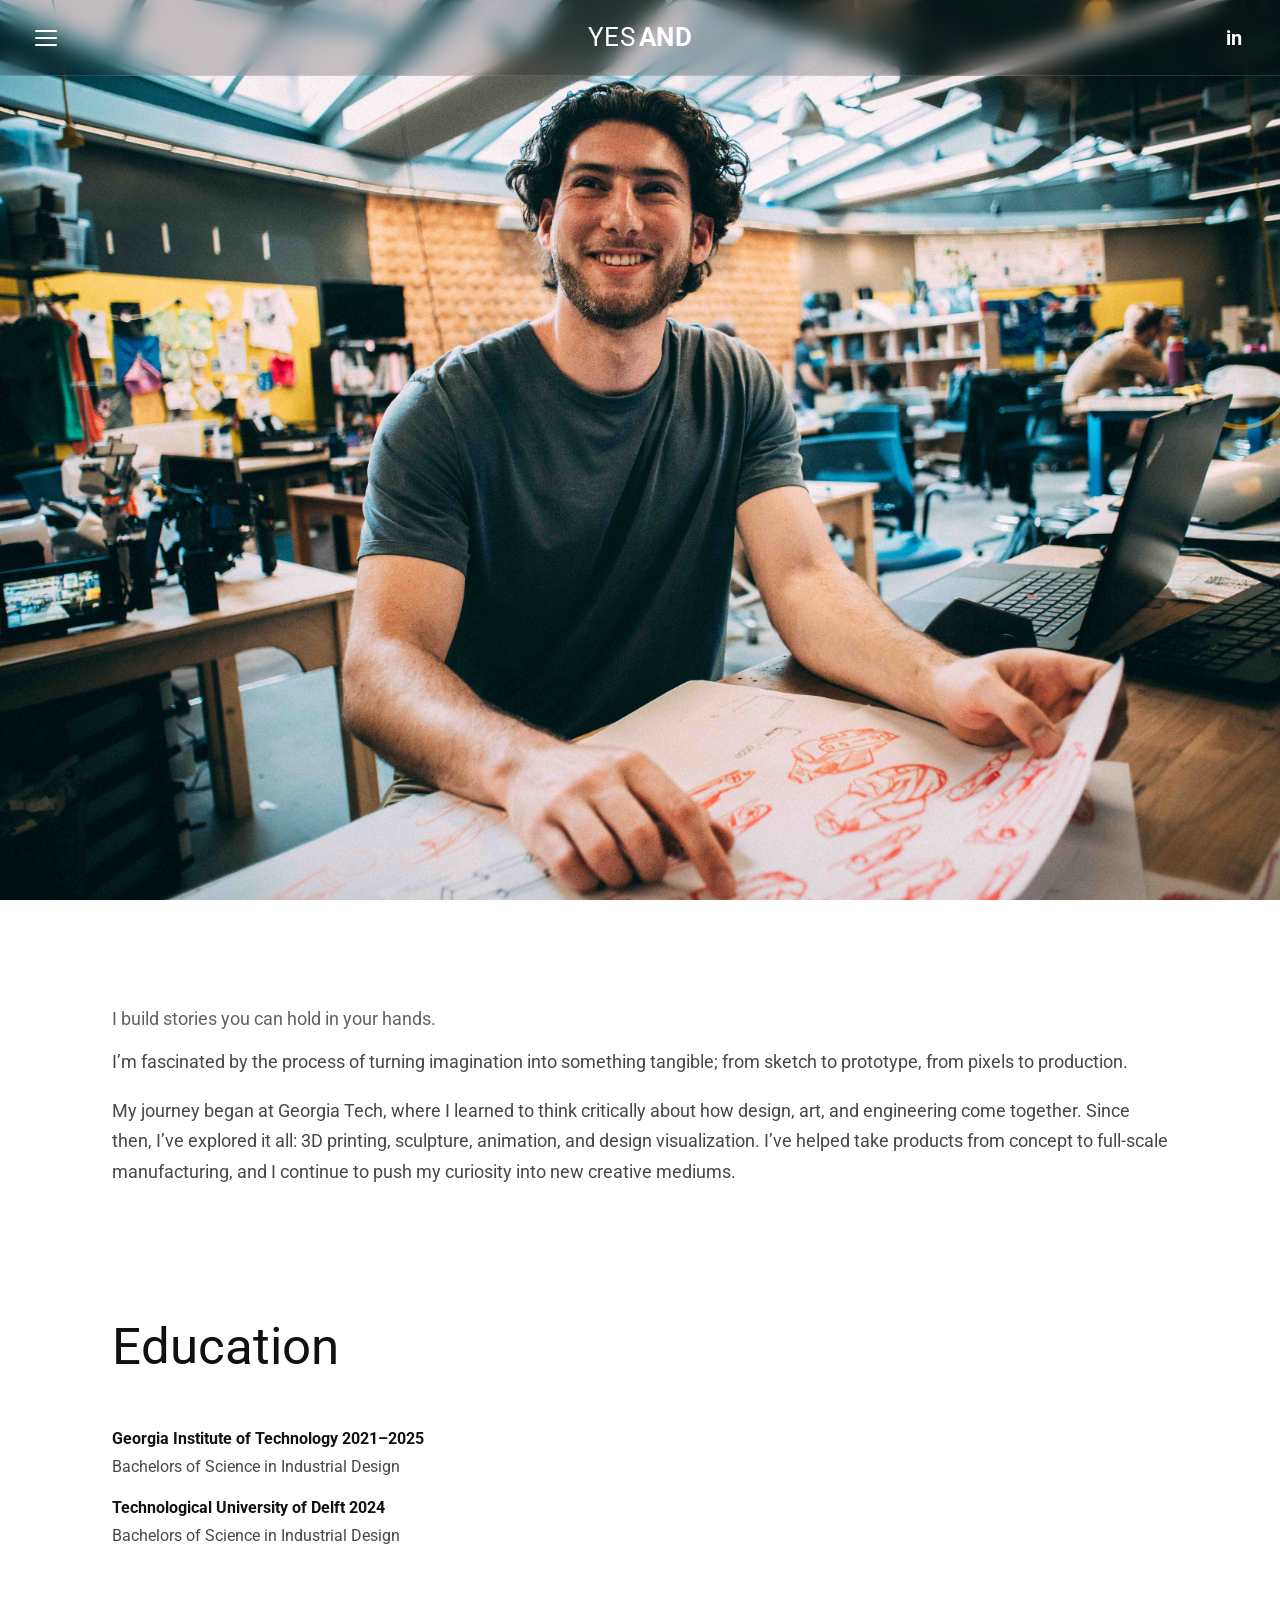
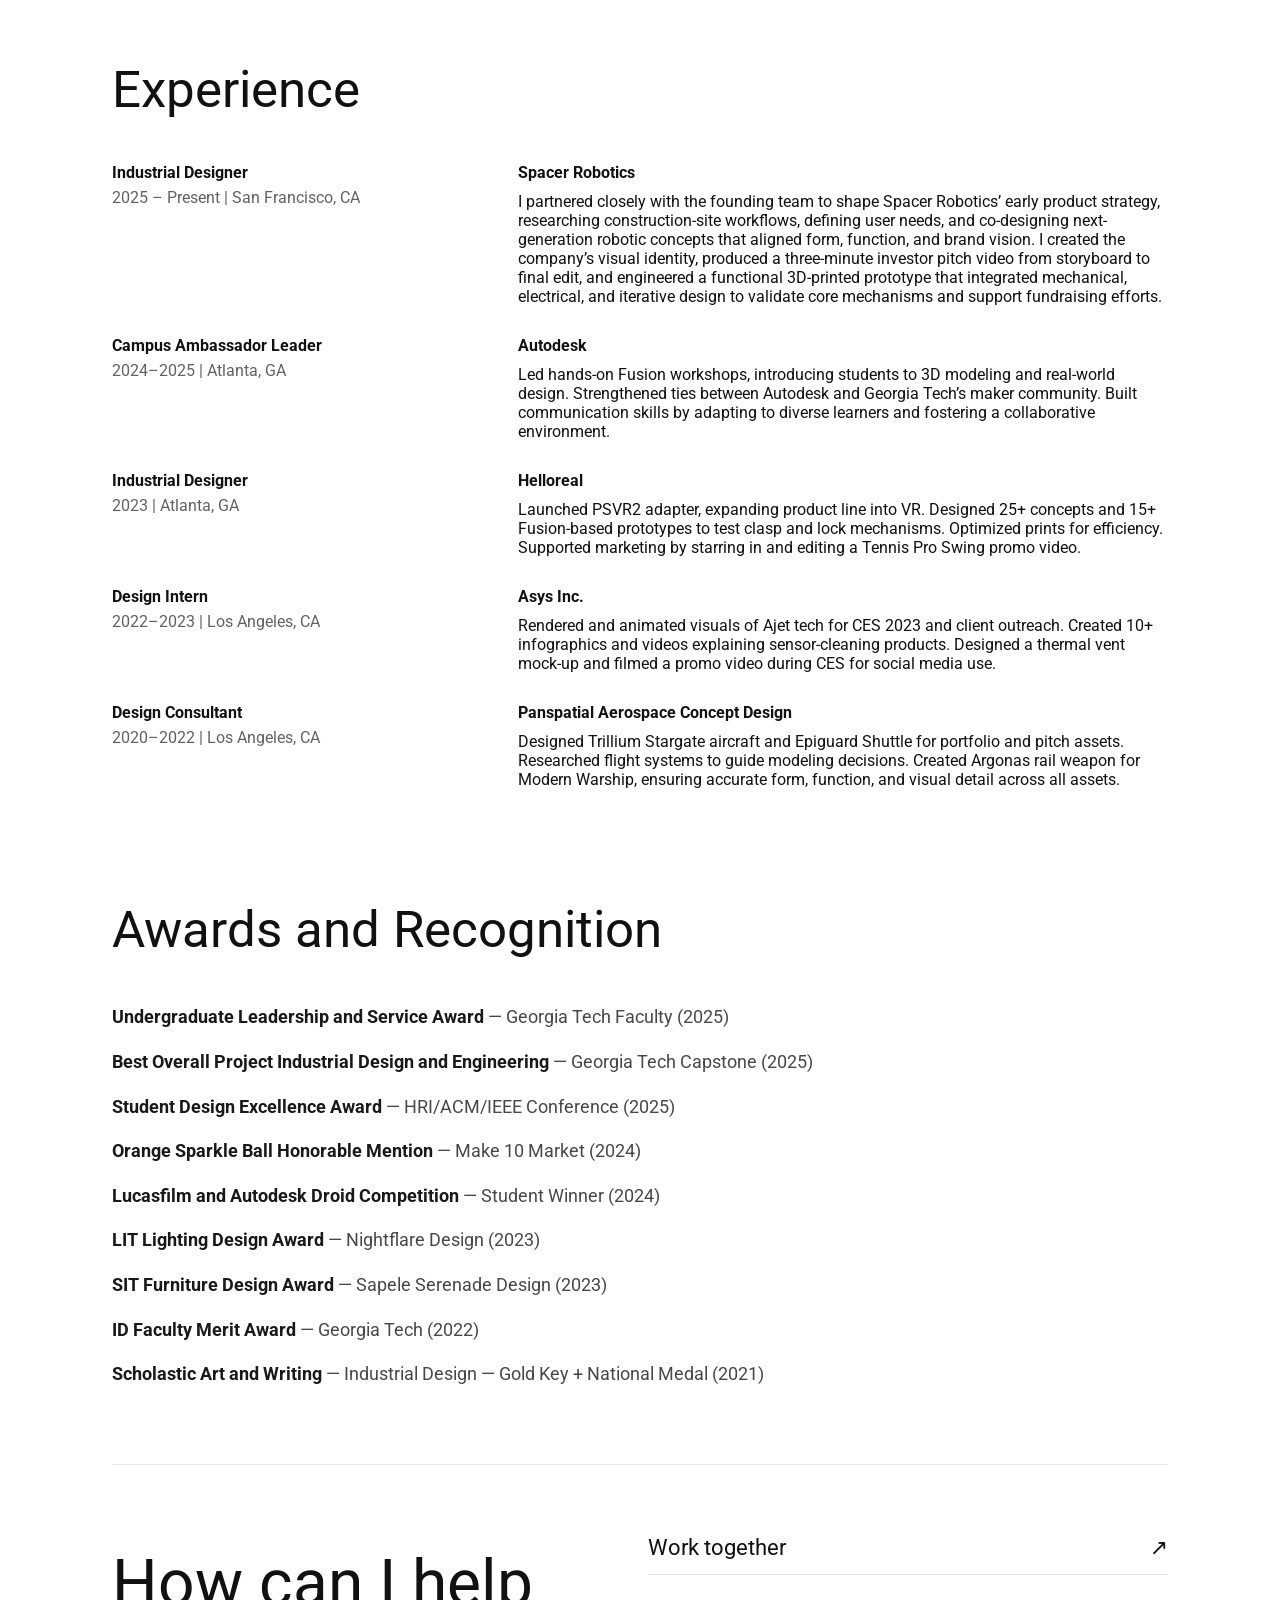
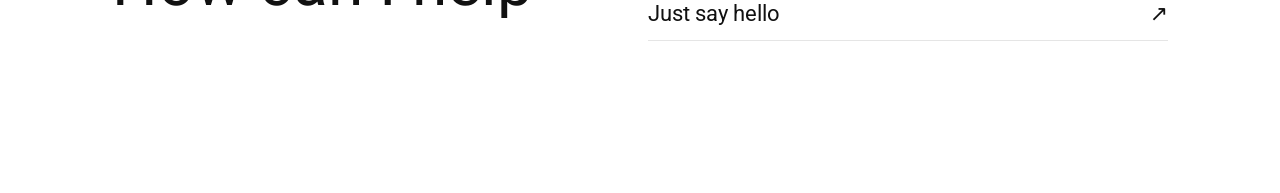
<file: about.html>
<!-- about.html -->
<!doctype html>
<html lang="en">
<head>
  <meta charset="UTF-8" />
  <meta name="viewport" content="width=device-width,initial-scale=1" />
  <title>About — YES AND DESIGN STUDIO</title>
  <!-- SEO -->
<meta name="description" content="YES AND DESIGN STUDIO is driven by curiosity, craft, and the process of turning imagination into tangible, physical form.">
<meta name="author" content="YES AND DESIGN STUDIO">
<link rel="canonical" href="https://www.yesanddesign.studio/about.html">

<!-- Open Graph -->
<meta property="og:title" content="About — YES AND DESIGN STUDIO">
<meta property="og:description" content="I build stories you can hold in your hands. A practice rooted in design, prototyping, and exploration.">
<meta property="og:type" content="website">
<meta property="og:url" content="https://www.yesanddesign.studio/about.html">
<meta property="og:image" content="https://www.yesanddesign.studio/assets/about.jpg">

<!-- Twitter -->
<meta name="twitter:card" content="summary_large_image">
<meta name="twitter:title" content="About — YES AND DESIGN STUDIO">
<meta name="twitter:description" content="Design, art, and engineering come together through hands-on making.">
<meta name="twitter:image" content="https://www.yesanddesign.studio/assets/about.jpg">


  <!-- Roboto -->
  <link rel="preconnect" href="https://fonts.googleapis.com">
  <link rel="preconnect" href="https://fonts.gstatic.com" crossorigin>
  <link href="https://fonts.googleapis.com/css2?family=Roboto:wght@400;700&display=swap" rel="stylesheet">

  <link rel="stylesheet" href="./styles.css" />
</head>
<body data-page="about">

  <!-- NAV (over hero image) -->
  <header class="nav nav--overlay" id="nav">
    <div class="nav__bar" id="navBar">
      <button class="icon-btn burger" id="menuBtn" aria-label="Open menu" aria-expanded="false" aria-controls="menuOverlay">
        <span class="burger__line"></span>
        <span class="burger__line"></span>
        <span class="burger__line"></span>
      </button>

     <a class="brand" href="./index.html" aria-label="Go to home">
  <span class="brand__first">YES</span><span class="brand__last">AND</span>
</a>

      <a class="icon-btn linkedin" href="https://www.linkedin.com/in/jared-teiger/" target="_blank" rel="noopener" aria-label="LinkedIn">
        in
      </a>
    </div>
  </header>

  <!-- HERO: full viewport height -->
  <section class="page-hero" style="background-image:url('./assets/about.jpg')">
    <div class="page-hero__scrim" aria-hidden="true"></div>
  </section>

  <main class="page">
    <!-- SECTION 1 -->
    <section class="section section--intro">
      <!-- ✅ removed the “Jared Teiger” heading above the intro paragraph -->
      <p class="lead">I build stories you can hold in your hands.</p>
      <p class="body">
        I’m fascinated by the process of turning imagination into something tangible; from sketch to prototype, from pixels to production.
      </p>
      <p class="body">
        My journey began at Georgia Tech, where I learned to think critically about how design, art, and engineering come together. Since then, I’ve explored it all: 3D printing, sculpture, animation, and design visualization. I’ve helped take products from concept to full-scale manufacturing, and I continue to push my curiosity into new creative mediums.
      </p>
    </section>

    <!-- SECTION 2 -->
    <section class="section">
      <h2 class="h2">Education</h2>
      <div class="edu">
        <div class="edu__item">
          <div class="edu__school">Georgia Institute of Technology <span class="muted">2021–2025</span></div>
          <div class="edu__degree">Bachelors of Science in Industrial Design</div>
        </div>
        <div class="edu__item">
          <div class="edu__school">Technological University of Delft <span class="muted">2024</span></div>
          <div class="edu__degree">Bachelors of Science in Industrial Design</div>
        </div>
      </div>
    </section>

    <!-- SECTION 3 -->
    <section class="section">
      <h2 class="h2">Experience</h2>

      <div class="xp">
        <div class="xp__row">
          <div class="xp__left">
            <div class="xp__role">Industrial Designer</div>
            <div class="xp__meta">2025 – Present | San Francisco, CA</div>
          </div>
          <div class="xp__right">
            <div class="xp__company">Spacer Robotics</div>
            <div class="xp__desc">
              I partnered closely with the founding team to shape Spacer Robotics’ early product strategy, researching construction-site workflows, defining user needs, and co-designing next-generation robotic concepts that aligned form, function, and brand vision. I created the company’s visual identity, produced a three-minute investor pitch video from storyboard to final edit, and engineered a functional 3D-printed prototype that integrated mechanical, electrical, and iterative design to validate core mechanisms and support fundraising efforts.
            </div>
          </div>
        </div>

        <div class="xp__row">
          <div class="xp__left">
            <div class="xp__role">Campus Ambassador Leader</div>
            <div class="xp__meta">2024–2025 | Atlanta, GA</div>
          </div>
          <div class="xp__right">
            <div class="xp__company">Autodesk</div>
            <div class="xp__desc">
              Led hands-on Fusion workshops, introducing students to 3D modeling and real-world design. Strengthened ties between Autodesk and Georgia Tech’s maker community. Built communication skills by adapting to diverse learners and fostering a collaborative environment.
            </div>
          </div>
        </div>

        <div class="xp__row">
          <div class="xp__left">
            <div class="xp__role">Industrial Designer</div>
            <div class="xp__meta">2023 | Atlanta, GA</div>
          </div>
          <div class="xp__right">
            <div class="xp__company">Helloreal</div>
            <div class="xp__desc">
              Launched PSVR2 adapter, expanding product line into VR. Designed 25+ concepts and 15+ Fusion-based prototypes to test clasp and lock mechanisms. Optimized prints for efficiency. Supported marketing by starring in and editing a Tennis Pro Swing promo video.
            </div>
          </div>
        </div>

        <div class="xp__row">
          <div class="xp__left">
            <div class="xp__role">Design Intern</div>
            <div class="xp__meta">2022–2023 | Los Angeles, CA</div>
          </div>
          <div class="xp__right">
            <div class="xp__company">Asys Inc.</div>
            <div class="xp__desc">
              Rendered and animated visuals of Ajet tech for CES 2023 and client outreach. Created 10+ infographics and videos explaining sensor-cleaning products. Designed a thermal vent mock-up and filmed a promo video during CES for social media use.
            </div>
          </div>
        </div>

        <div class="xp__row">
          <div class="xp__left">
            <div class="xp__role">Design Consultant</div>
            <div class="xp__meta">2020–2022 | Los Angeles, CA</div>
          </div>
          <div class="xp__right">
            <div class="xp__company">Panspatial Aerospace Concept Design</div>
            <div class="xp__desc">
              Designed Trillium Stargate aircraft and Epiguard Shuttle for portfolio and pitch assets. Researched flight systems to guide modeling decisions. Created Argonas rail weapon for Modern Warship, ensuring accurate form, function, and visual detail across all assets.
            </div>
          </div>
        </div>
      </div>
    </section>

    <!-- SECTION 4 -->
    <section class="section">
      <h2 class="h2">Awards and Recognition</h2>

      <!-- ✅ no bullets + more spacing -->
      <div class="awards">
        <div class="award-item"><span class="strong">Undergraduate Leadership and Service Award</span> — Georgia Tech Faculty (2025)</div>
        <div class="award-item"><span class="strong">Best Overall Project Industrial Design and Engineering</span> — Georgia Tech Capstone (2025)</div>
        <div class="award-item"><span class="strong">Student Design Excellence Award</span> — HRI/ACM/IEEE Conference (2025)</div>
        <div class="award-item"><span class="strong">Orange Sparkle Ball Honorable Mention</span> — Make 10 Market (2024)</div>
        <div class="award-item"><span class="strong">Lucasfilm and Autodesk Droid Competition</span> — Student Winner (2024)</div>
        <div class="award-item"><span class="strong">LIT Lighting Design Award</span> — Nightflare Design (2023)</div>
        <div class="award-item"><span class="strong">SIT Furniture Design Award</span> — Sapele Serenade Design (2023)</div>
        <div class="award-item"><span class="strong">ID Faculty Merit Award</span> — Georgia Tech (2022)</div>
        <div class="award-item"><span class="strong">Scholastic Art and Writing</span> — Industrial Design — Gold Key + National Medal (2021)</div>
      </div>
    </section>

    <!-- SECTION 5 -->
    <section class="section section--cta">
      <div class="cta">
        <!-- ✅ uses shared CTA layout in styles.css -->
        <h2 class="cta__title">How can I help</h2>

        <div class="cta__links">
          <a class="cta__link" href="./contact.html">
  <span>Work together</span>
  <span aria-hidden="true">↗</span>
</a>
         <a class="cta__link" href="./contact.html">
  <span>Just say hello</span>
  <span aria-hidden="true">↗</span>
</a>

        </div>
      </div>
    </section>
  </main>

  <!-- MENU OVERLAY (same as home) -->
  <section class="menu" id="menuOverlay" aria-hidden="true">
    <div class="menu__inner" role="dialog" aria-modal="true" aria-label="Menu">
      <div class="menu__left">
        <div class="menu__toprow">
          <button class="icon-btn close" id="closeBtn" aria-label="Close menu">
            <span class="close__line"></span>
            <span class="close__line"></span>
          </button>
        </div>

        <nav class="menu__nav" aria-label="Primary">
          <a class="menu__link" href="./about.html" data-preview="./assets/about.jpg">About Me</a>
          <a class="menu__link" href="./what-i-do.html" data-preview="./assets/what-i-do.jpg">What I Do</a>
          <a class="menu__link" href="./contact.html" data-preview="./assets/get-in-touch.jpg">Get in Touch</a>

          <div class="menu__section-title">CASE STUDIES</div>

          <a class="pill" href="./project-star-wars.html" data-preview="./assets/star-wars.jpg">
            Star Wars
          </a>

         <a class="pill" href="./project-fellow.html" data-preview="./assets/fellow.jpg">
  Fellow
</a>

          <a class="pill" href="./project-magimates.html" data-preview="./assets/magimates.jpg">
            Magimates
          </a>

          <a class="pill" href="./project-helloreal.html" data-preview="./assets/helloreal.jpg">
            Helloreal
          </a>

          <a class="pill" href="./project-nightflare.html" data-preview="./assets/nightflare.jpg">
            Nightflare
          </a>

          <a class="pill" href="./project-sapele-serenade.html" data-preview="./assets/sapele-serenade.jpg">
            Sapele Serenade
          </a>

          <a class="pill" href="./project-social-queue.html" data-preview="./assets/social-queue.jpg">
            Social Queue
          </a>

        </nav>
      </div>

      <div class="menu__right">
        <div class="preview" id="menuPreview" role="img" aria-label="Project preview"></div>
      </div>
    </div>

    <button class="menu__backdrop" id="backdropBtn" aria-label="Close menu (backdrop)"></button>
  </section>

  <script src="./script.js" defer></script>
</body>
</html>
</file>
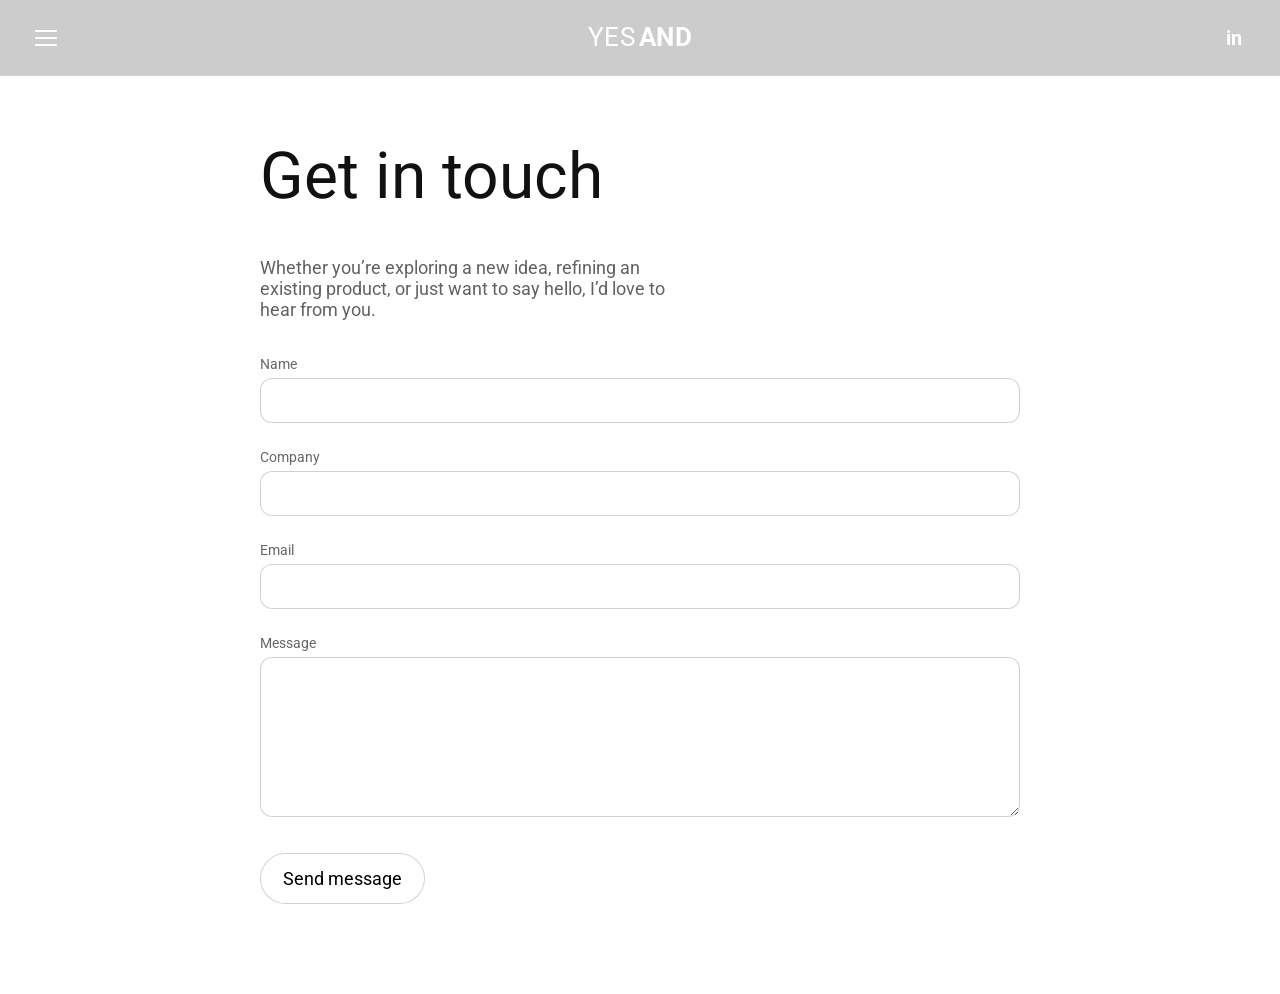
<file: contact.html>
<!doctype html>
<html lang="en">
<head>
  <meta charset="UTF-8" />
  <meta name="viewport" content="width=device-width,initial-scale=1" />
  <title>Get in Touch — YES AND DESIGN STUDIO</title>
  <!-- SEO -->
<meta name="description" content="Get in touch with YES AND DESIGN STUDIO to collaborate on industrial design, prototyping, or new product ideas.">
<meta name="author" content="YES AND DESIGN STUDIO">
<link rel="canonical" href="https://www.yesanddesign.studio/contact.html">

<!-- Open Graph -->
<meta property="og:title" content="Get in Touch — YES AND DESIGN STUDIO">
<meta property="og:description" content="Have an idea or project in mind? Let’s start a conversation.">
<meta property="og:type" content="website">
<meta property="og:url" content="https://www.yesanddesign.studio/contact.html">
<meta property="og:image" content="https://www.yesanddesign.studio/assets/get-in-touch.jpg">

<!-- Twitter -->
<meta name="twitter:card" content="summary_large_image">
<meta name="twitter:title" content="Get in Touch — YES AND DESIGN STUDIO">
<meta name="twitter:description" content="Start a conversation about design, prototyping, and collaboration.">
<meta name="twitter:image" content="https://www.yesanddesign.studio/assets/get-in-touch.jpg">


  <!-- Roboto -->
  <link rel="preconnect" href="https://fonts.googleapis.com">
  <link rel="preconnect" href="https://fonts.gstatic.com" crossorigin>
  <link href="https://fonts.googleapis.com/css2?family=Roboto:wght@400;700&display=swap" rel="stylesheet">

  <link rel="stylesheet" href="./styles.css" />

  <style>
    /* Contact page specific styles */
    .contact-wrap{
      max-width: 760px;
      margin: 0 auto;
      padding-top: 40px;
    }

    .contact-intro{
      margin-bottom: 36px;
    }

    .contact-intro .lead{
      max-width: 44ch;
    }

    form{
      display:flex;
      flex-direction:column;
      gap: 26px;
    }

    label{
      display:flex;
      flex-direction:column;
      gap: 6px;
      font-size:14px;
      color: rgba(0,0,0,.6);
    }

    input,
    textarea{
      font-family: inherit;
      font-size:16px;
      padding: 12px 14px;
      border-radius: 12px;
      border: 1px solid rgba(0,0,0,.18);
      outline:none;
    }

    textarea{
      min-height: 160px;
      resize: vertical;
      line-height:1.6;
    }

    input:focus,
    textarea:focus{
      border-color: rgba(0,0,0,.45);
    }

    .form-actions{
      margin-top: 10px;
    }

    button{
      font-family:inherit;
      font-size:18px;
      padding: 14px 22px;
      border-radius: 999px;
      border: 1px solid rgba(0,0,0,.18);
      background:#fff;
      cursor:pointer;
      width: fit-content;
    }

    button:hover{
      background: rgba(0,0,0,.04);
    }

    /* Honeypot field (hidden) */
    .hp{
      display:none;
    }
  </style>
</head>

<body data-page="contact">

  <!-- NAV -->
  <header class="nav nav--overlay" id="nav">
    <div class="nav__bar" id="navBar">
      <button class="icon-btn burger" id="menuBtn" aria-label="Open menu" aria-expanded="false" aria-controls="menuOverlay">
        <span class="burger__line"></span>
        <span class="burger__line"></span>
        <span class="burger__line"></span>
      </button>

     <a class="brand" href="./index.html" aria-label="Go to home">
  <span class="brand__first">YES</span><span class="brand__last">AND</span>
</a>

      <a class="icon-btn linkedin" href="https://www.linkedin.com/in/jared-teiger/" target="_blank" rel="noopener">
        in
      </a>
    </div>
  </header>

  <main class="page">
    <div class="contact-wrap">

      <div class="contact-intro">
        <h1 class="h1">Get in touch</h1>
        <p class="lead">
          Whether you’re exploring a new idea, refining an existing product,
          or just want to say hello, I’d love to hear from you.
        </p>
      </div>

      <!-- FORM -->
      <form
        action="https://formspree.io/f/mqelryyj"
        method="POST"
      >

        <!-- Honeypot -->
        <input class="hp" type="text" name="company_website">

        <label>
          Name
          <input type="text" name="name" required>
        </label>

        <label>
          Company
          <input type="text" name="company">
        </label>

        <label>
          Email
          <input type="email" name="email" required>
        </label>

        <label>
          Message
          <textarea name="message" required></textarea>
        </label>

        <div class="form-actions">
          <button type="submit">Send message</button>
        </div>

      </form>
    </div>
  </main>

<!-- MENU OVERLAY (same as other pages) -->
<section class="menu" id="menuOverlay" aria-hidden="true">
  <div class="menu__inner" role="dialog" aria-modal="true" aria-label="Menu">
    <div class="menu__left">
      <div class="menu__toprow">
        <button class="icon-btn close" id="closeBtn" aria-label="Close menu">
          <span class="close__line"></span>
          <span class="close__line"></span>
        </button>
      </div>

      <nav class="menu__nav" aria-label="Primary">
        <a class="menu__link" href="./about.html" data-preview="./assets/about.jpg">
          About Me
        </a>
        <a class="menu__link" href="./what-i-do.html" data-preview="./assets/process.jpg">
          What I Do
        </a>
        <a class="menu__link" href="./contact.html" data-preview="./assets/get-in-touch.jpg">
          Get in Touch
        </a>

        <div class="menu__section-title">CASE STUDIES</div>

        <a class="pill" href="./project-star-wars.html" data-preview="./assets/star-wars.jpg">
          Star Wars
        </a>

       <a class="pill" href="./project-fellow.html" data-preview="./assets/fellow.jpg">
  Fellow
</a>

        <a class="pill" href="./project-magimates.html" data-preview="./assets/magimates.jpg">
          Magimates
        </a>

        <a class="pill" href="./project-helloreal.html" data-preview="./assets/helloreal.jpg">
          Helloreal
        </a>

        <a class="pill" href="./project-nightflare.html" data-preview="./assets/nightflare.jpg">
          Nightflare
        </a>

        <a class="pill" href="./project-sapele-serenade.html" data-preview="./assets/sapele-serenade.jpg">
          Sapele Serenade
        </a>

        <a class="pill" href="./project-social-queue.html" data-preview="./assets/social-queue.jpg">
          Social Queue
        </a>
      </nav>
    </div>

    <div class="menu__right">
      <div class="preview" id="menuPreview" role="img" aria-label="Project preview"></div>
    </div>
  </div>

  <button class="menu__backdrop" id="backdropBtn" aria-label="Close menu (backdrop)"></button>
</section>


  <script src="./script.js" defer></script>
</body>
</html>
</file>
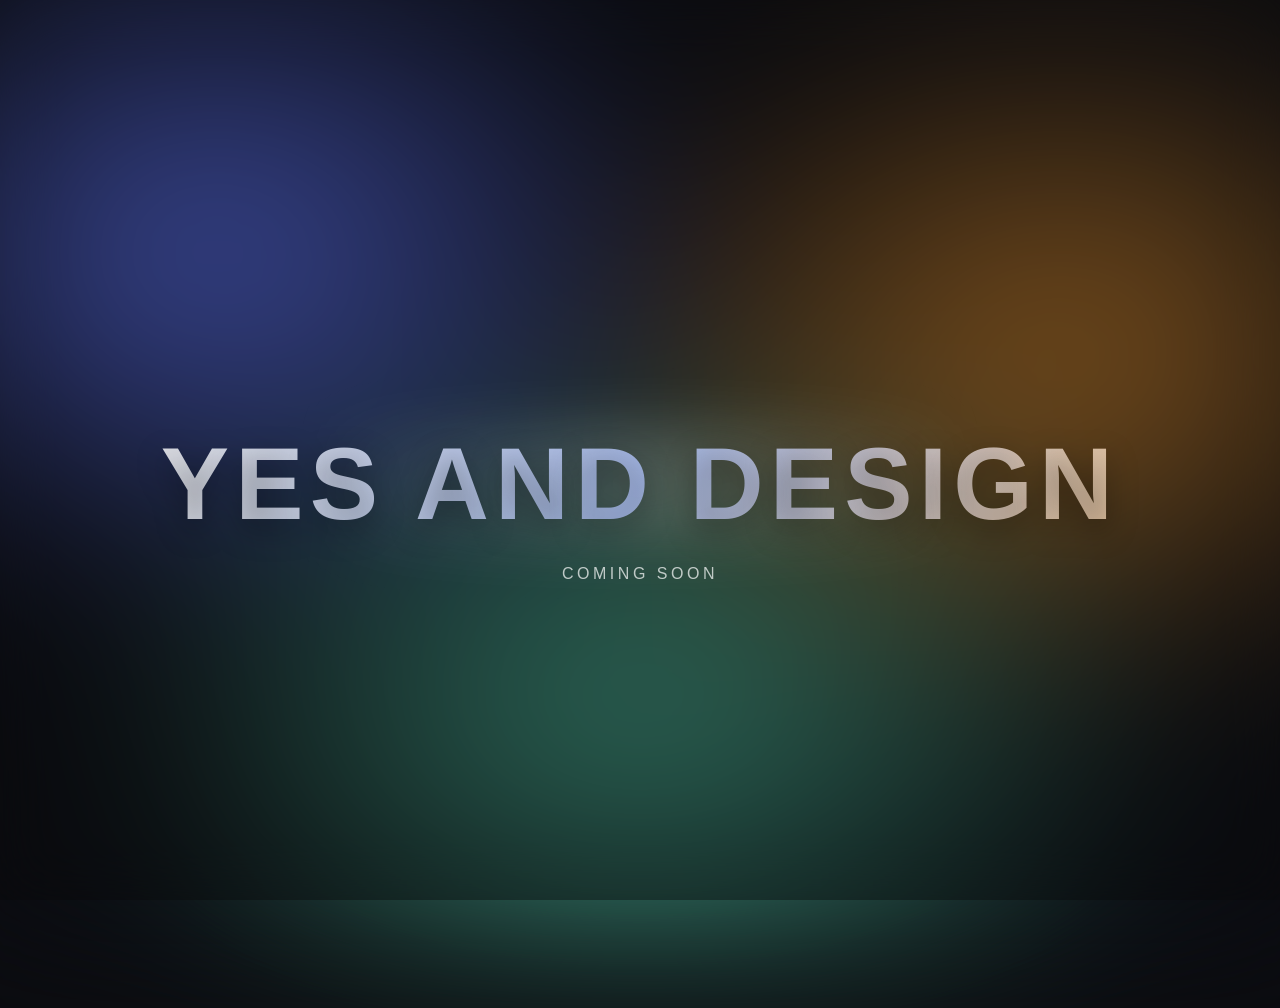
<file: index_preview.html>
<!DOCTYPE html>
<html lang="en">
<head>
<meta charset="UTF-8" />
<meta name="viewport" content="width=device-width, initial-scale=1" />
<title>YES AND DESIGN</title>

<style>
  :root {
    --bg-dark: #0b0c10;
  }

  html, body {
    margin: 0;
    height: 100%;
    background: var(--bg-dark);
    font-family: Helvetica, Arial, sans-serif;
    color: white;
    overflow: hidden;
  }

  /* ---------- Background: blurred motion color ---------- */
  .background {
    position: fixed;
    inset: 0;
    background:
      radial-gradient(60% 60% at 20% 30%, rgba(120,140,255,0.9), transparent 60%),
      radial-gradient(60% 60% at 80% 40%, rgba(255,180,90,0.8), transparent 60%),
      radial-gradient(60% 60% at 50% 75%, rgba(140,255,220,0.7), transparent 65%),
      #0b0c10;
    filter: blur(80px) saturate(140%);
    animation: drift 40s ease-in-out infinite;
    transform: scale(1.1);
  }

  @keyframes drift {
    0%   { transform: scale(1.1) translate(-2%, -1%); }
    50%  { transform: scale(1.15) translate(2%, 1%); }
    100% { transform: scale(1.1) translate(-2%, -1%); }
  }

  /* ---------- Frosted glass overlay ---------- */
  .glass-overlay {
    position: fixed;
    inset: 0;
    background: rgba(10, 10, 12, 0.45);
    backdrop-filter: blur(28px) saturate(100%);
    -webkit-backdrop-filter: blur(28px) saturate(100%);
  }

  /* ---------- Content ---------- */
  .stage {
    position: relative;
    z-index: 2;
    min-height: 100vh;
    display: grid;
    place-items: center;
    padding: 6vh 6vw;
    text-align: center;
  }

  .title {
    font-size: clamp(48px, 8vw, 130px);
    font-weight: 600;
    letter-spacing: 0.06em;
    text-transform: uppercase;
    position: relative;
    display: inline-block;

    /* Glass text effect */
    background: linear-gradient(
      120deg,
      rgba(255,255,255,0.85),
      rgba(180,200,255,0.85),
      rgba(255,220,180,0.85)
    );
    -webkit-background-clip: text;
    background-clip: text;
    color: transparent;

    text-shadow:
      0 10px 30px rgba(0,0,0,0.35);
  }

  /* Soft glass underlay */
 .title::before {
  content: "";
  position: absolute;
  inset: 0;
  background: radial-gradient(
    circle at 50% 50%,
    rgba(255,255,255,0.18),
    transparent 70%
  );
  filter: blur(28px);
  z-index: -1;
}


  .coming-soon {
    margin-top: 22px;
    font-size: clamp(12px, 1.4vw, 16px);
    letter-spacing: 0.22em;
    text-transform: uppercase;
    opacity: 0.7;
  }

  /* Reduced motion respect */
  @media (prefers-reduced-motion: reduce) {
    .background {
      animation: none;
    }
  }
</style>
</head>

<body>
  <div class="background"></div>
  <div class="glass-overlay"></div>

  <main class="stage">
    <div>
      <div class="title">YES AND DESIGN</div>
      <div class="coming-soon">COMING SOON</div>
    </div>
  </main>
</body>
</html>
</file>
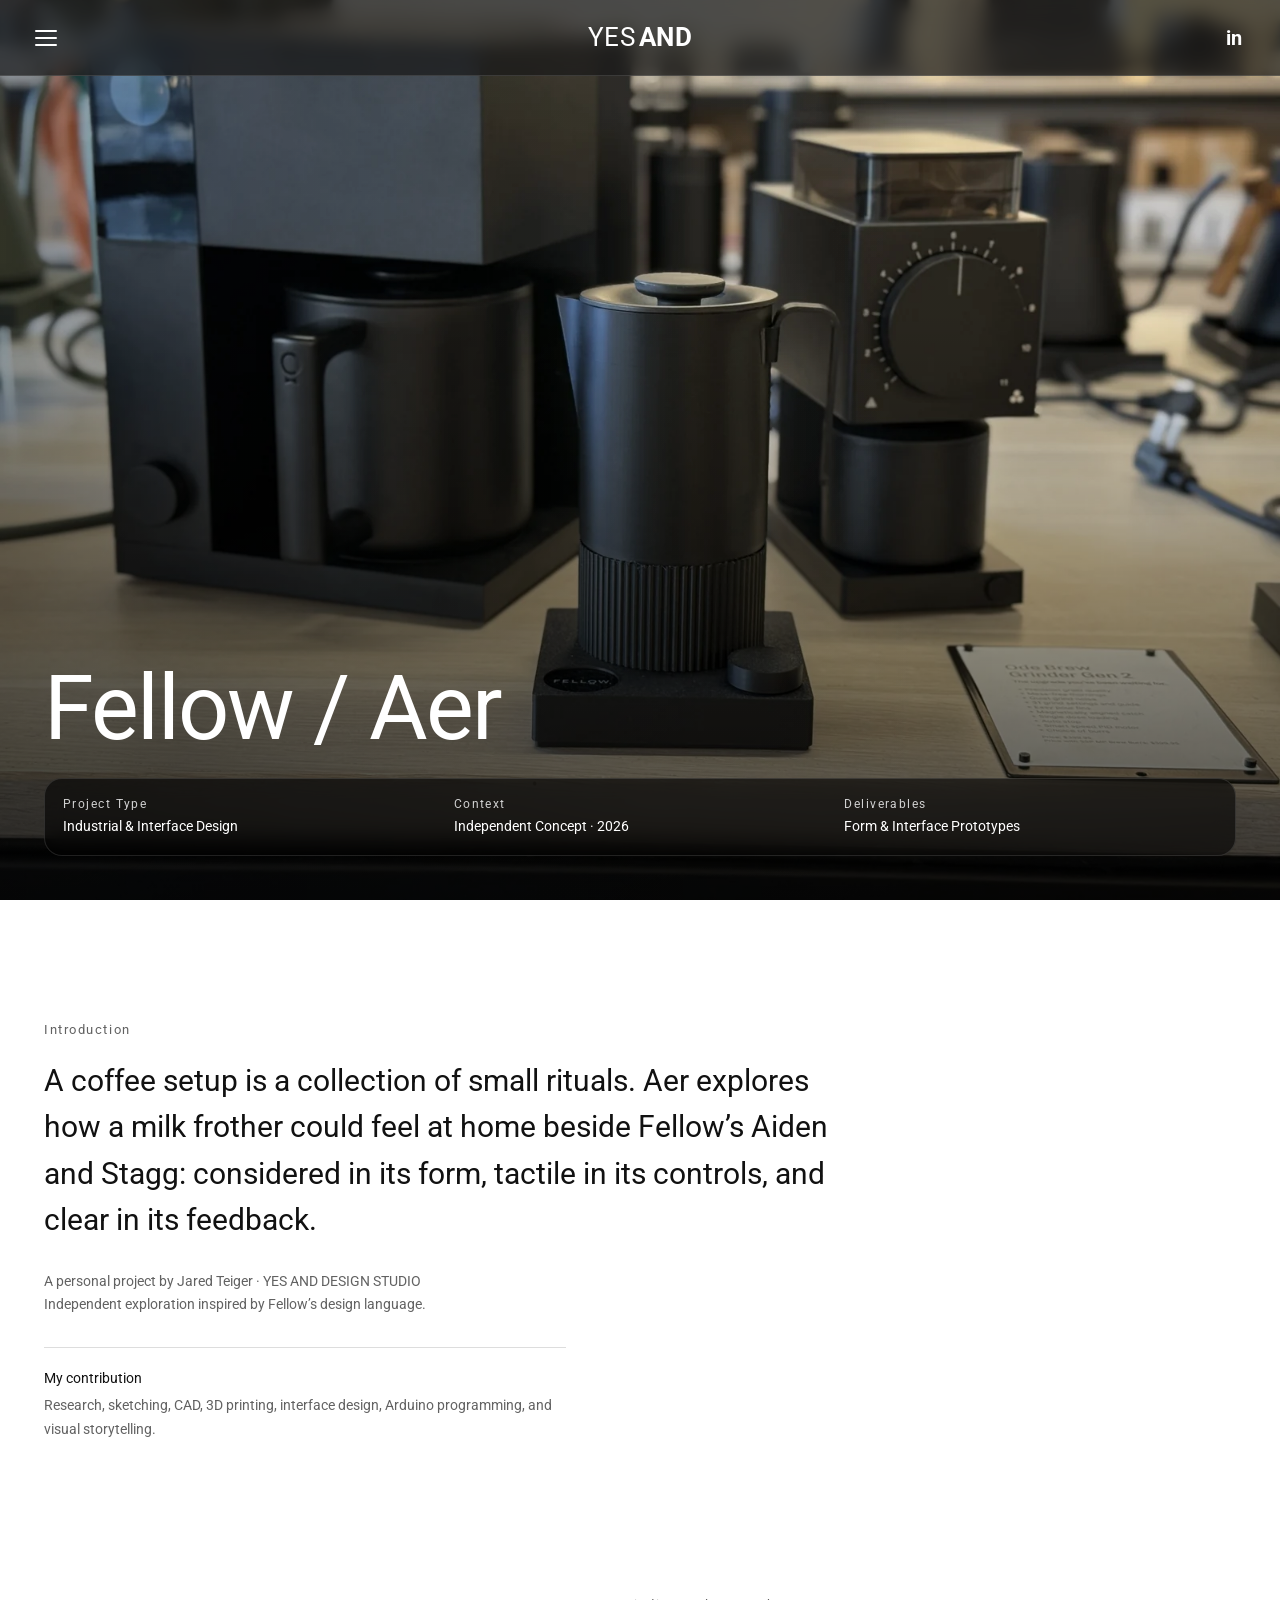
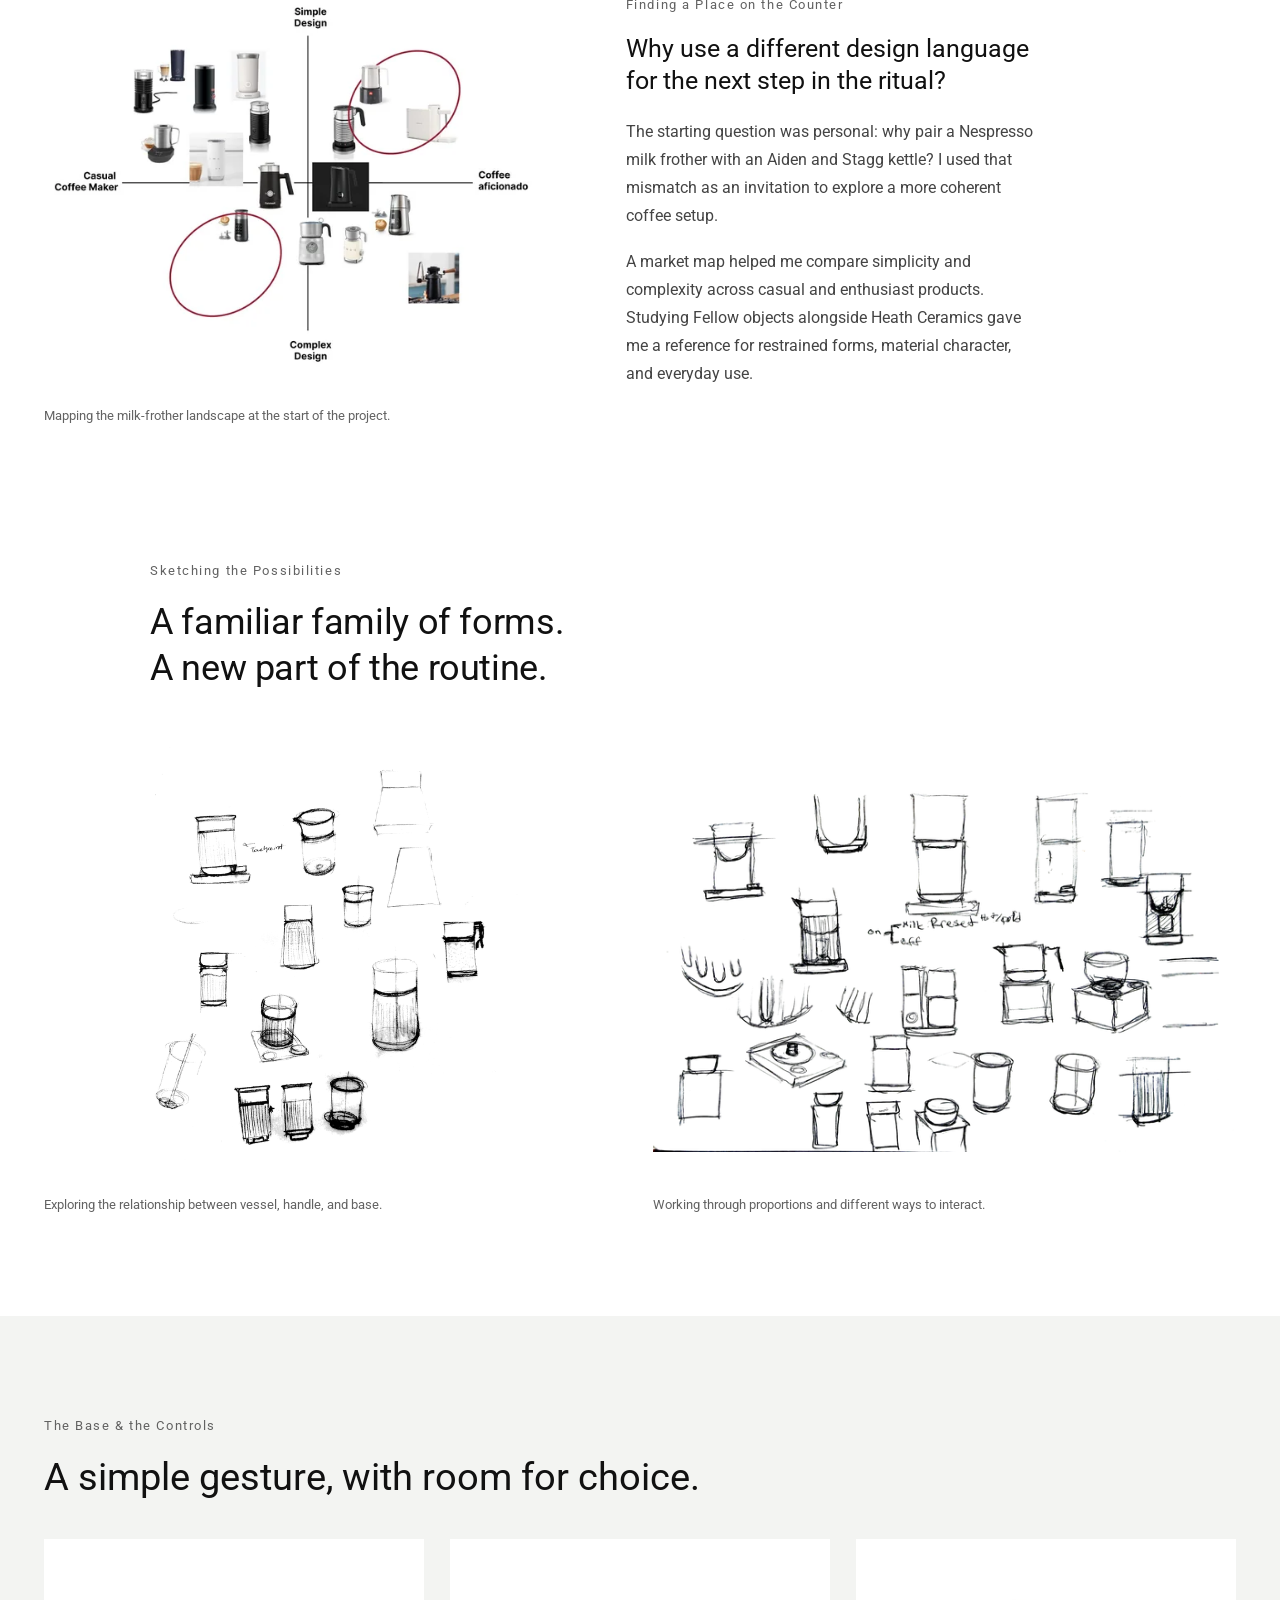
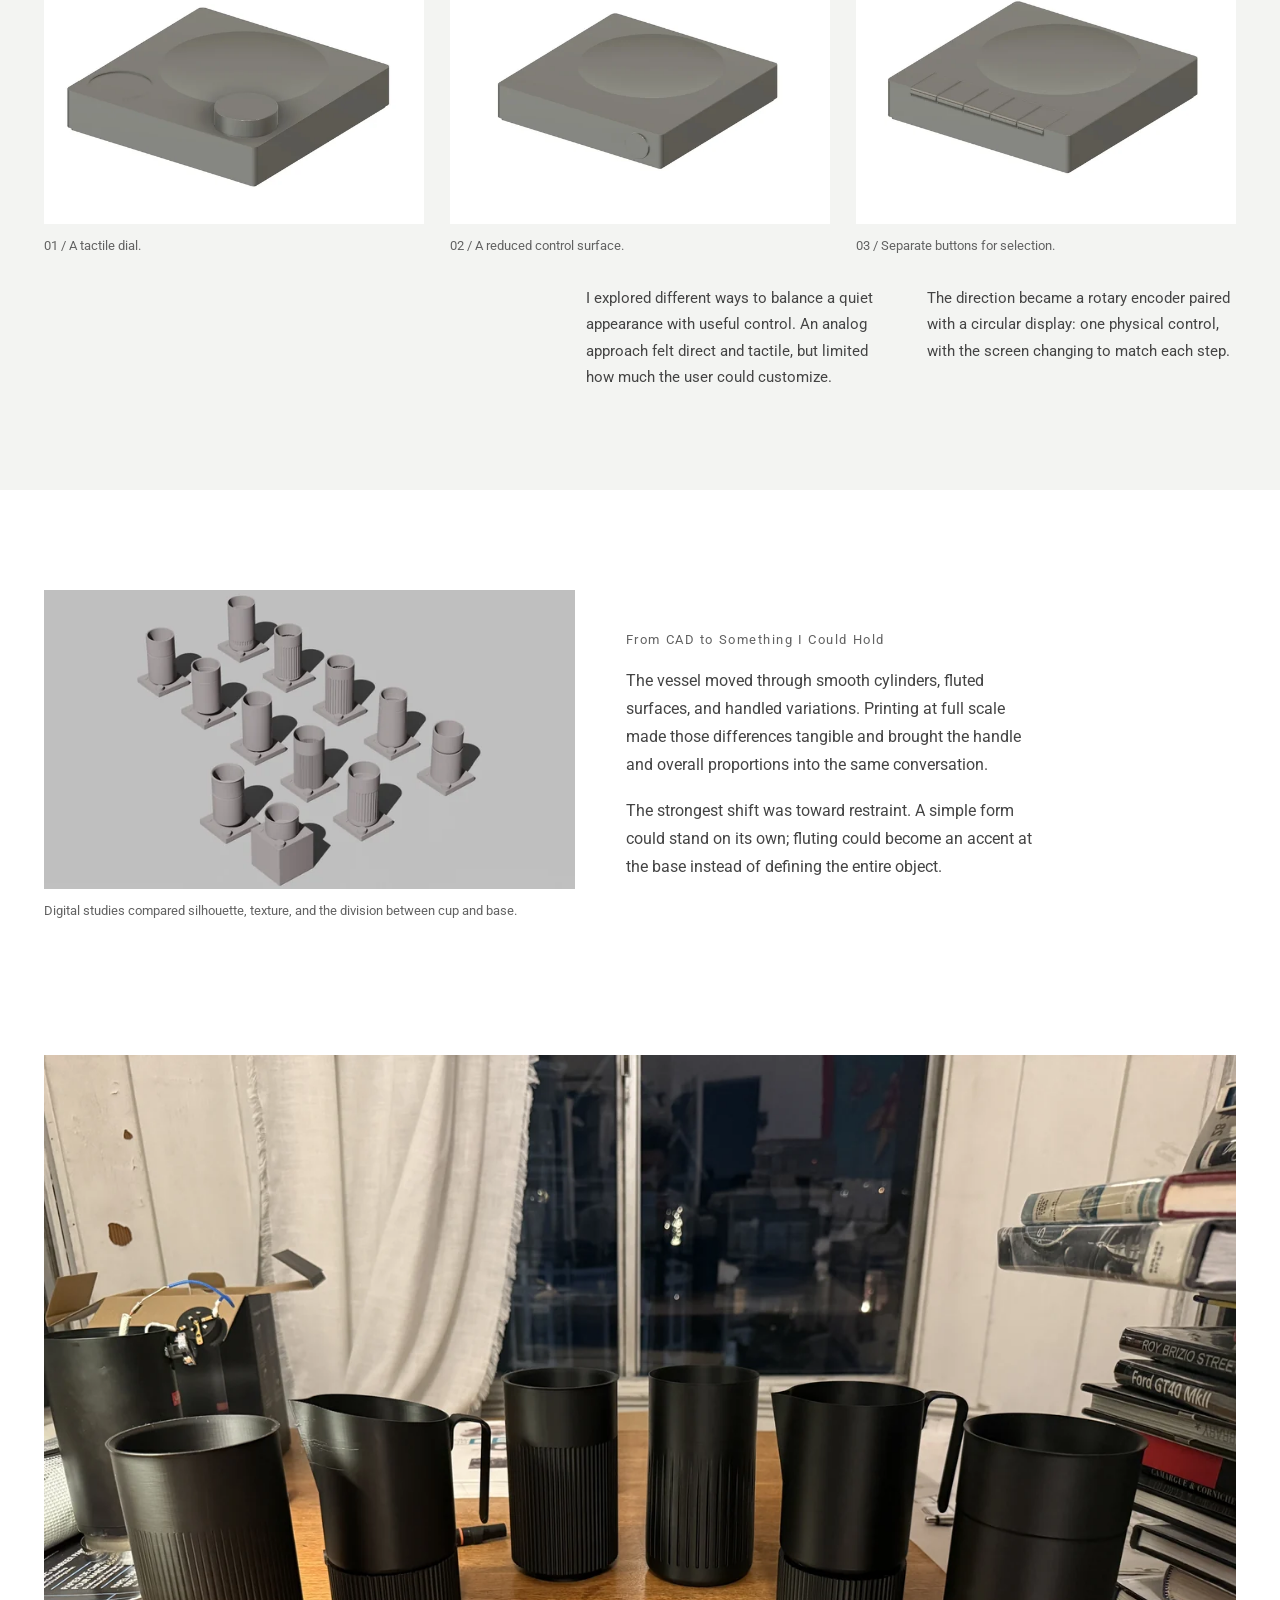
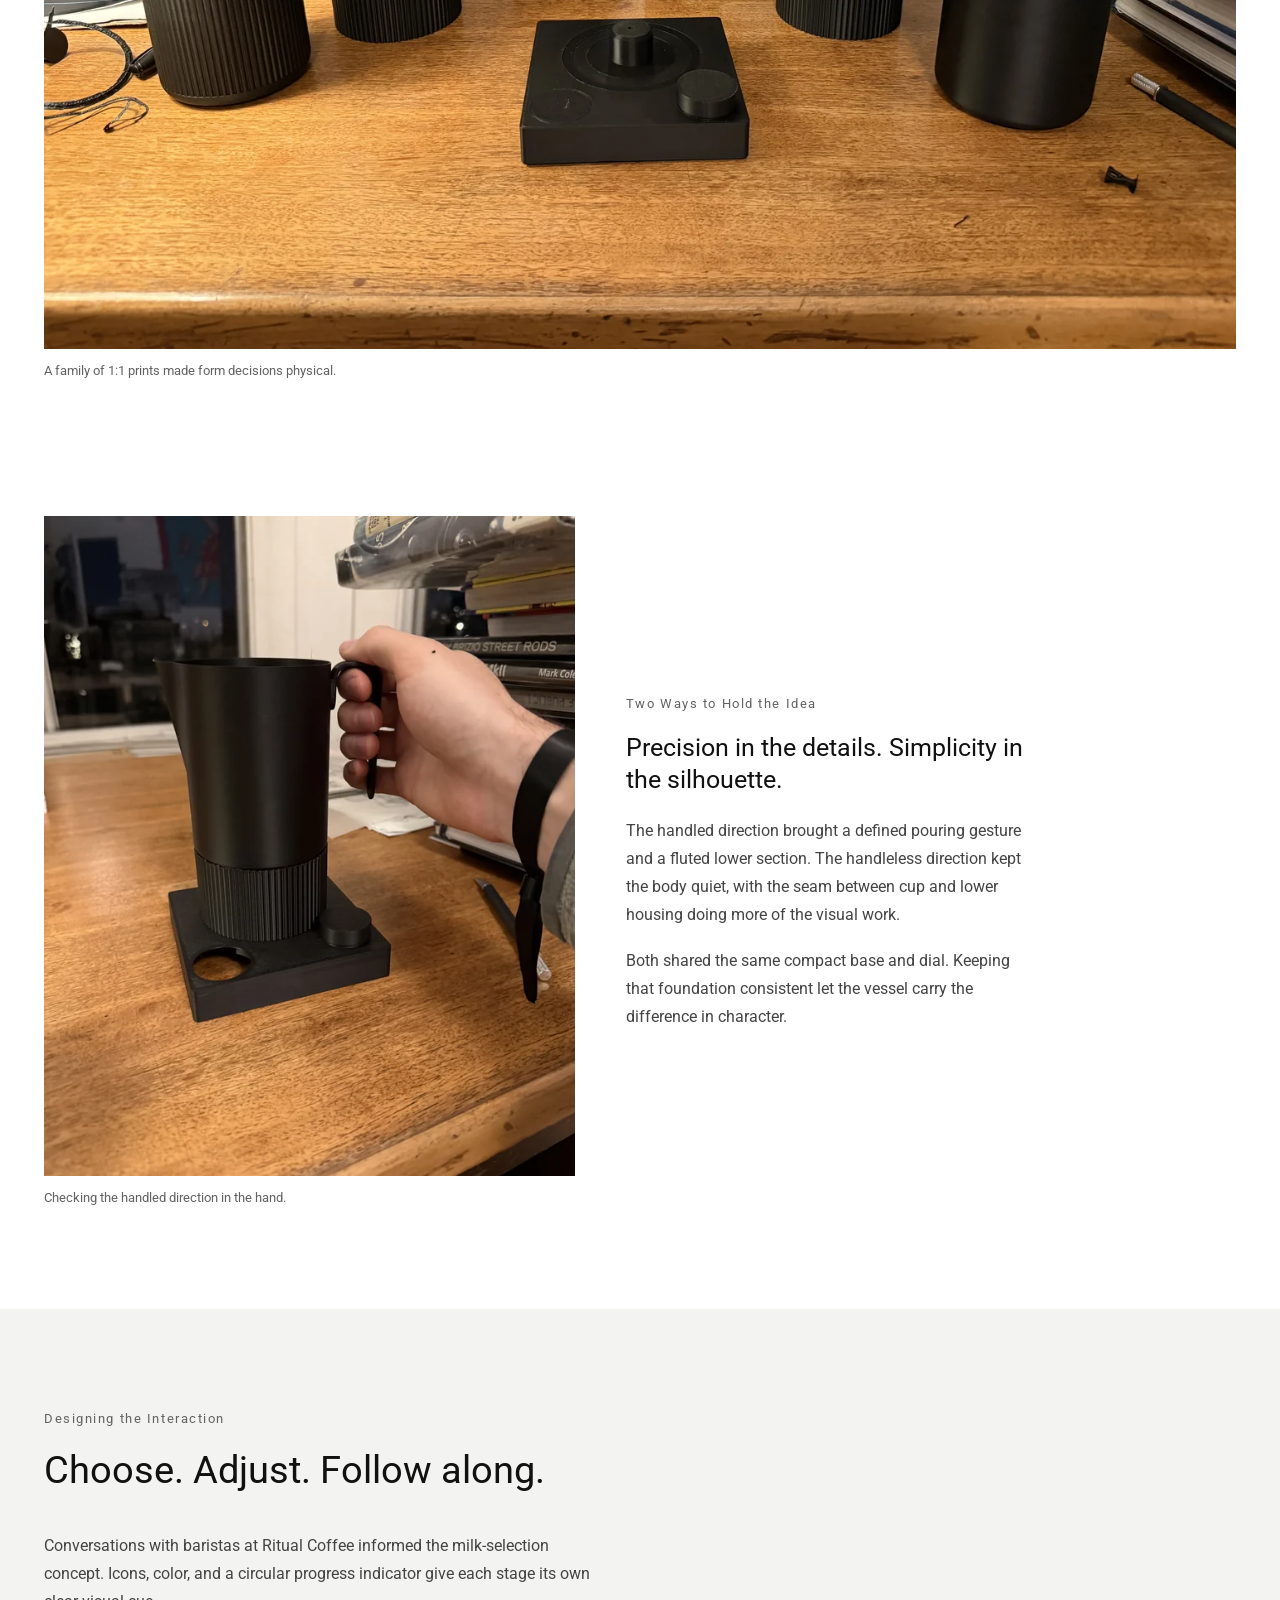
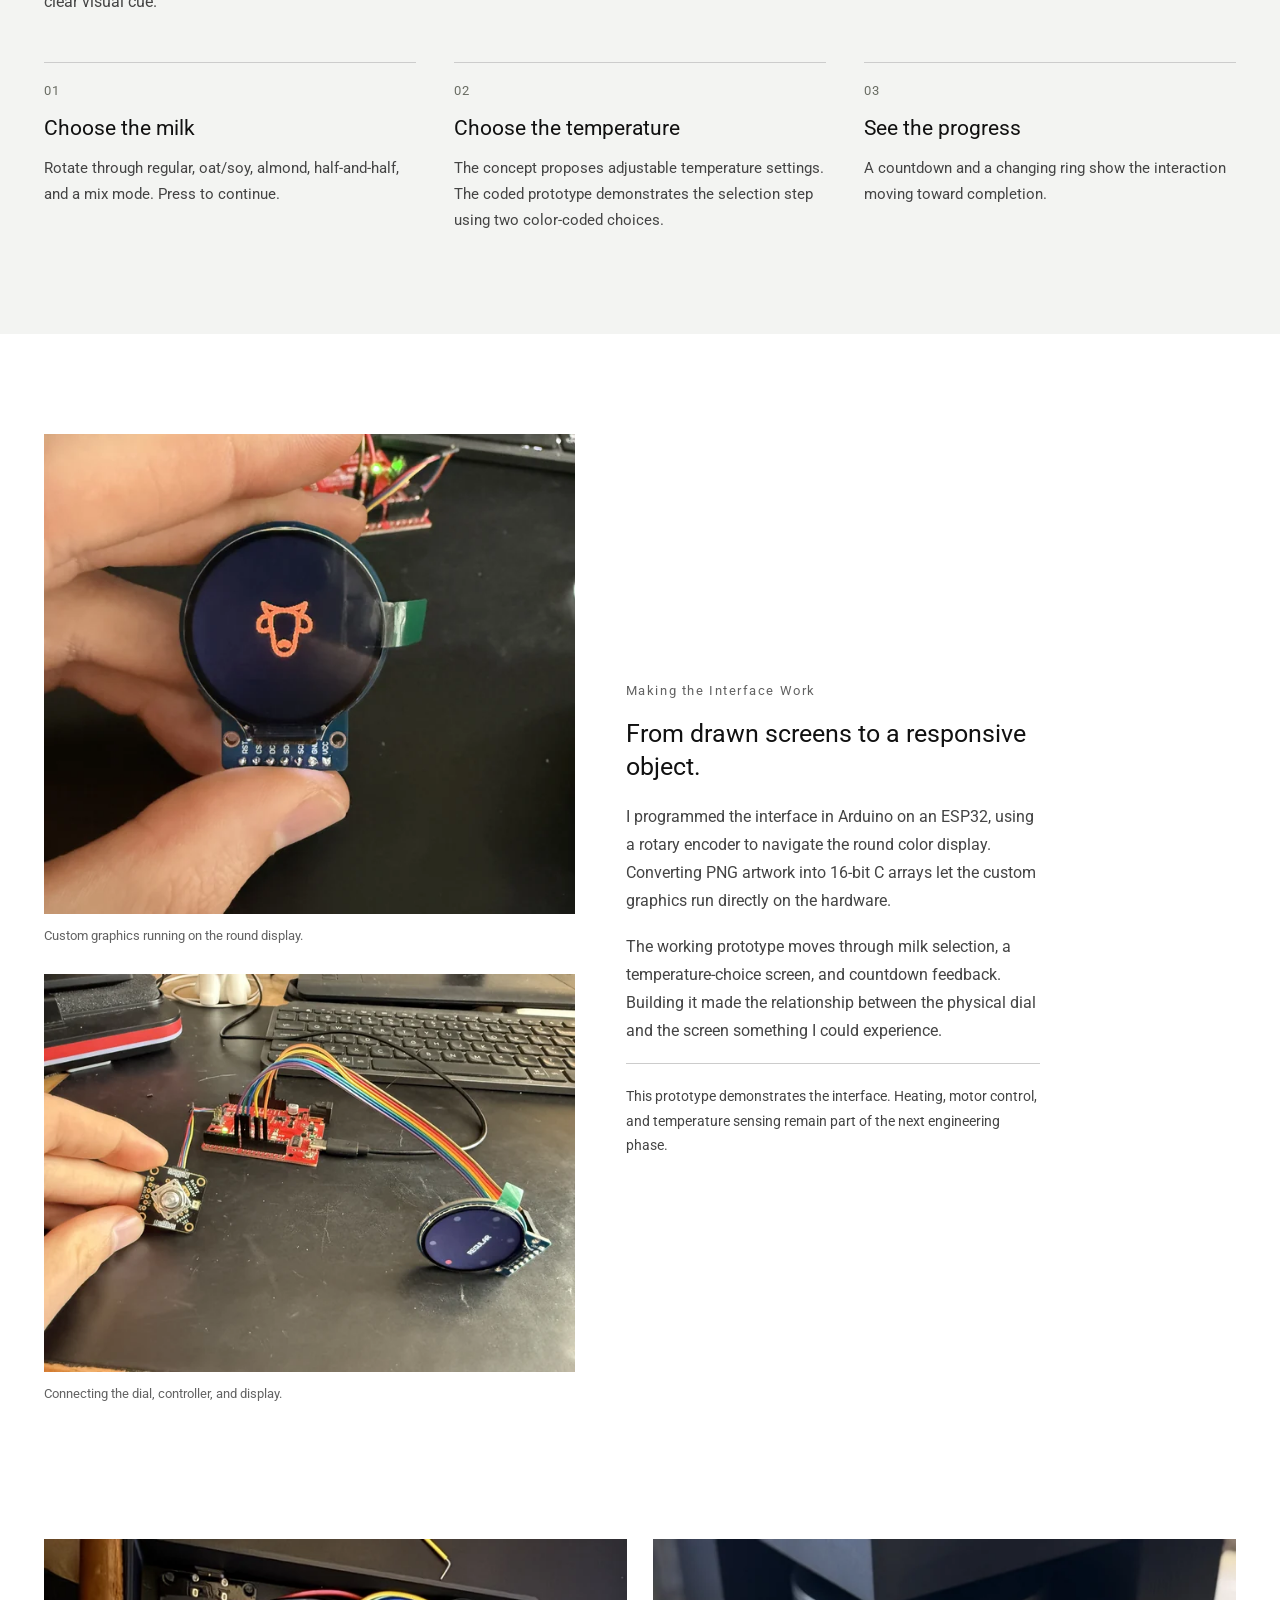
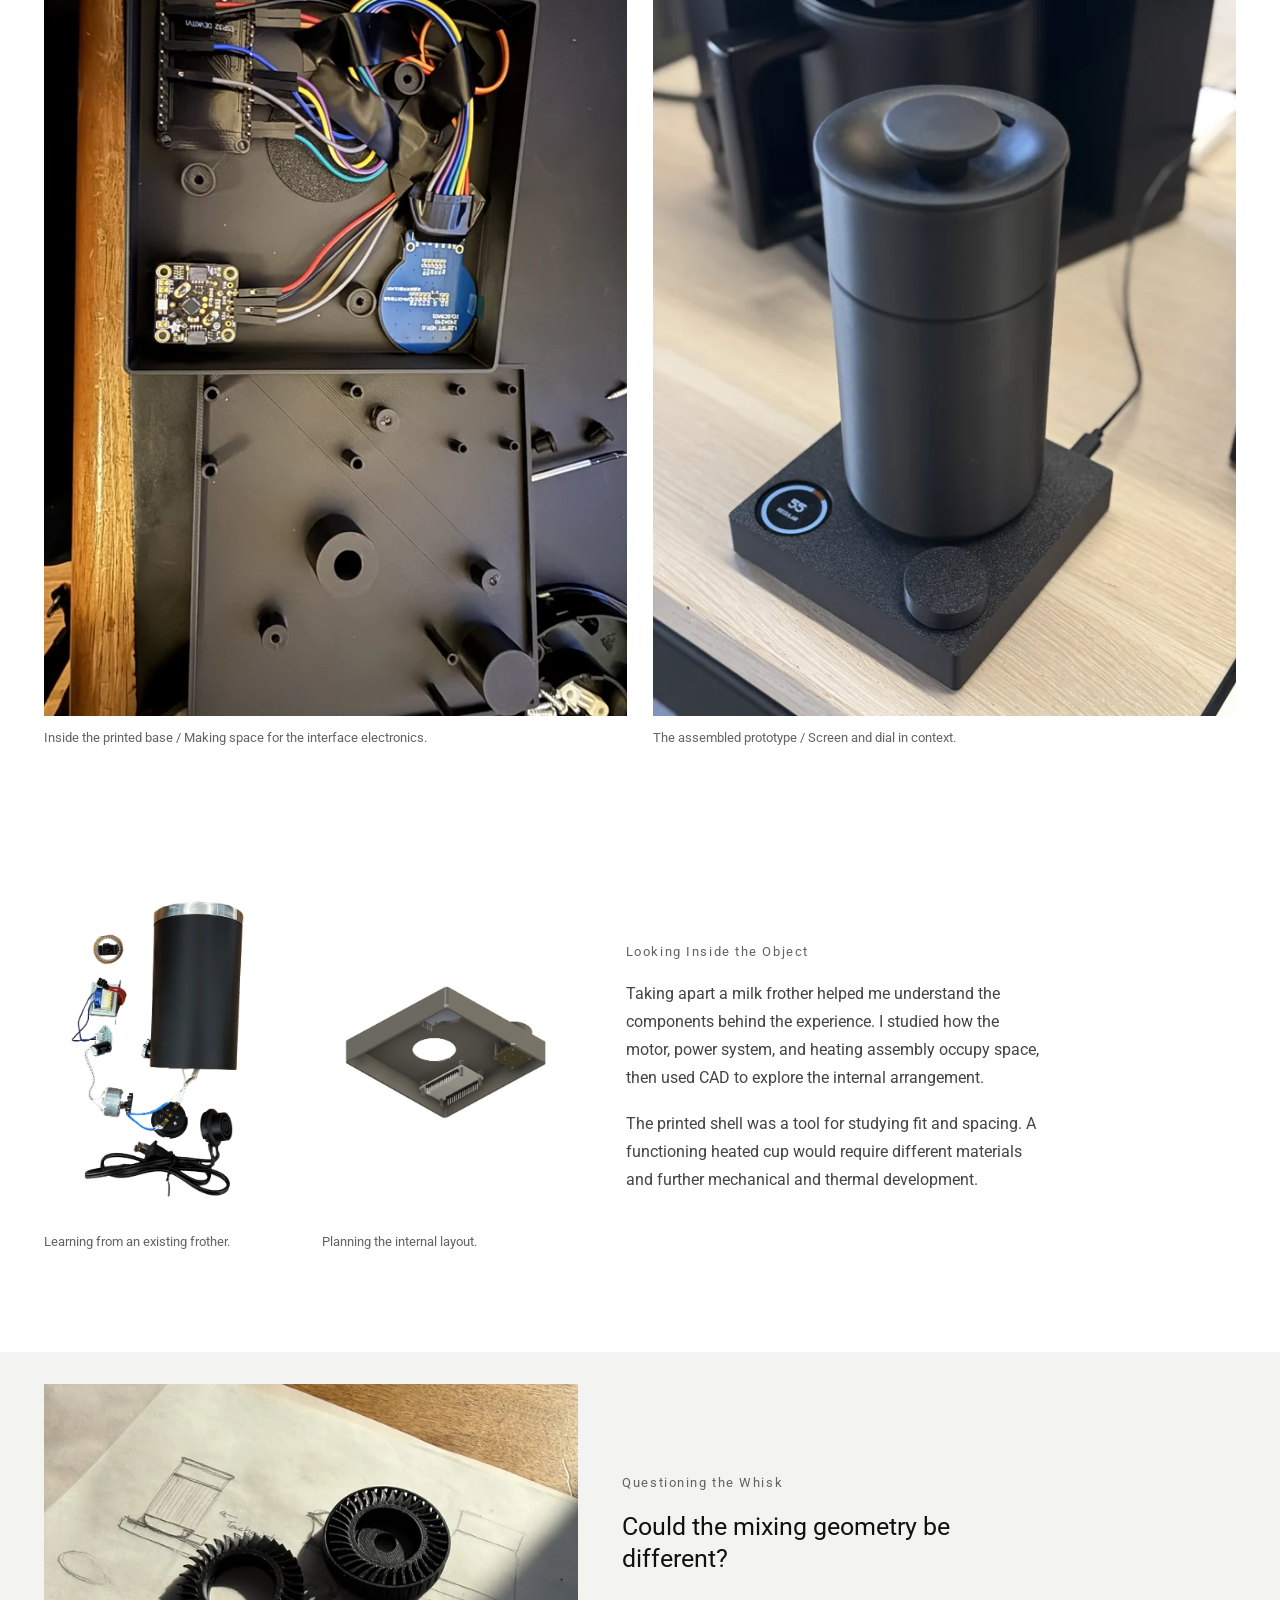
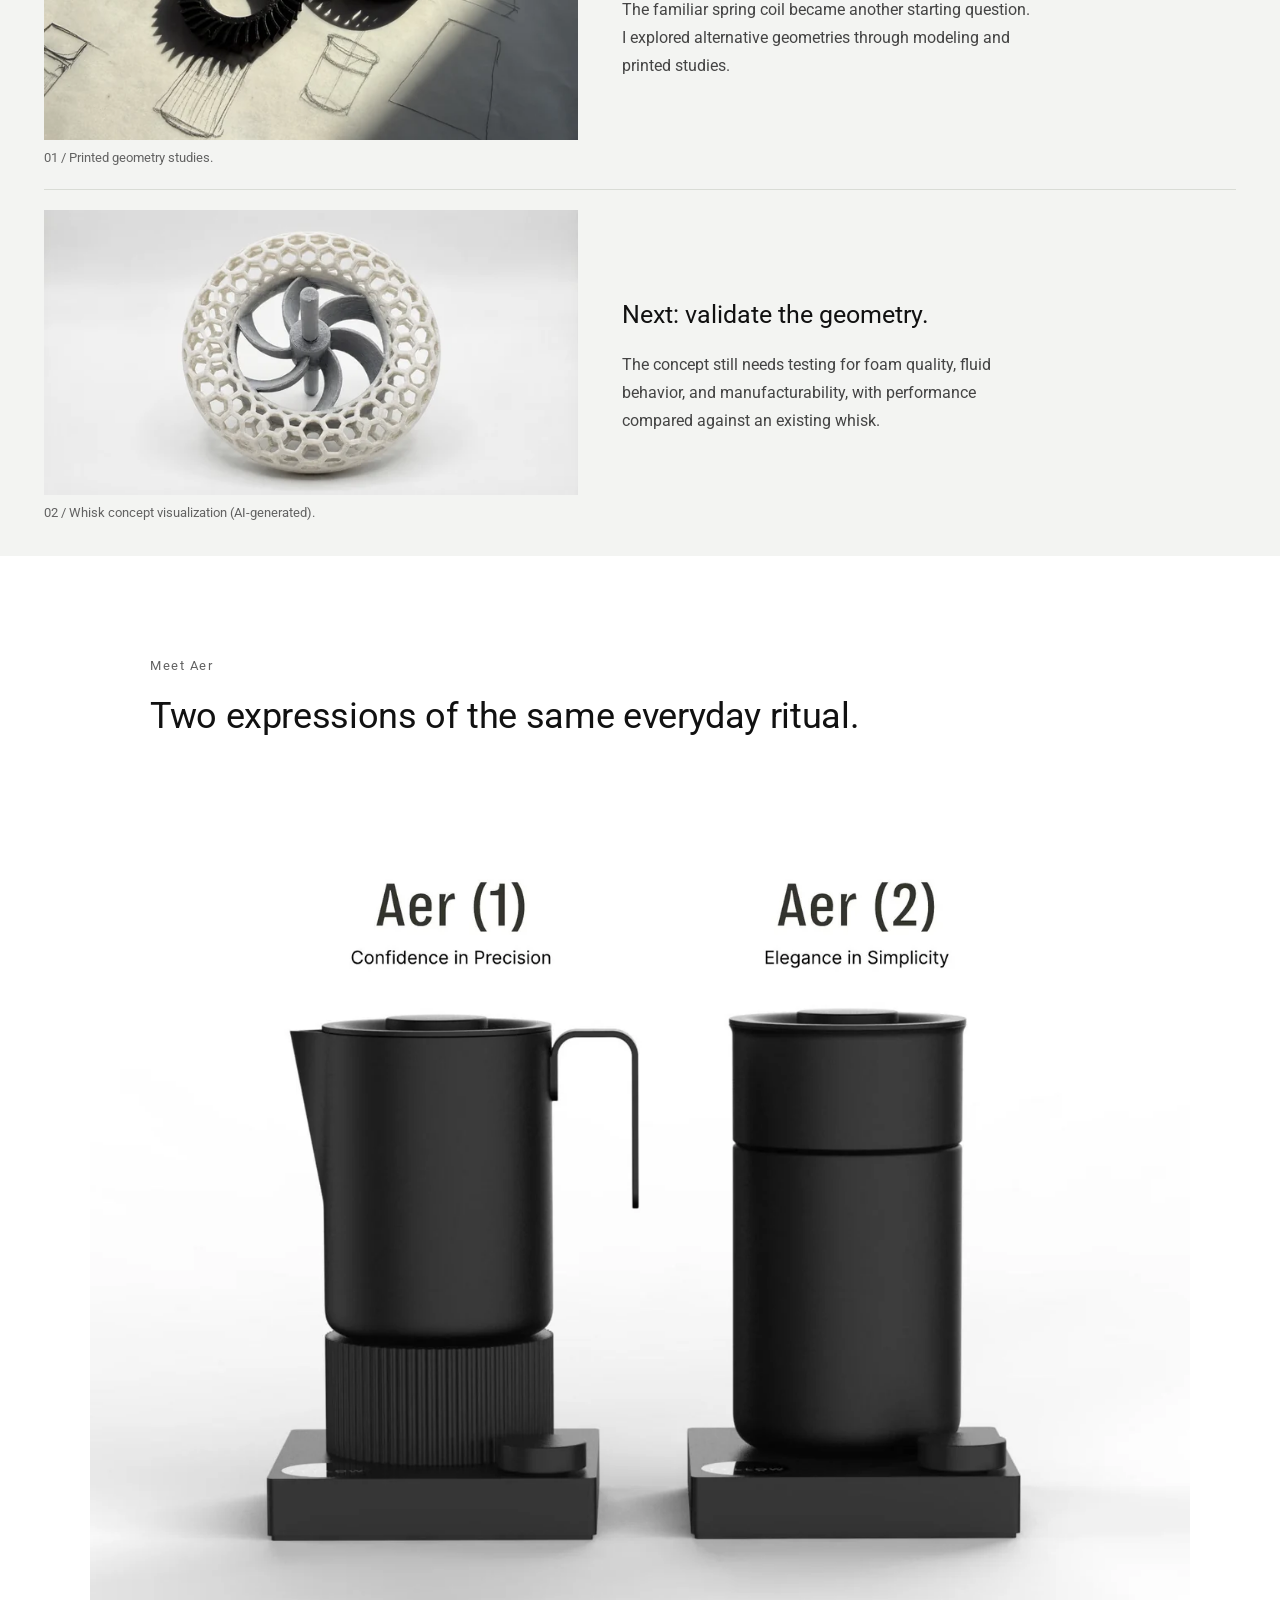
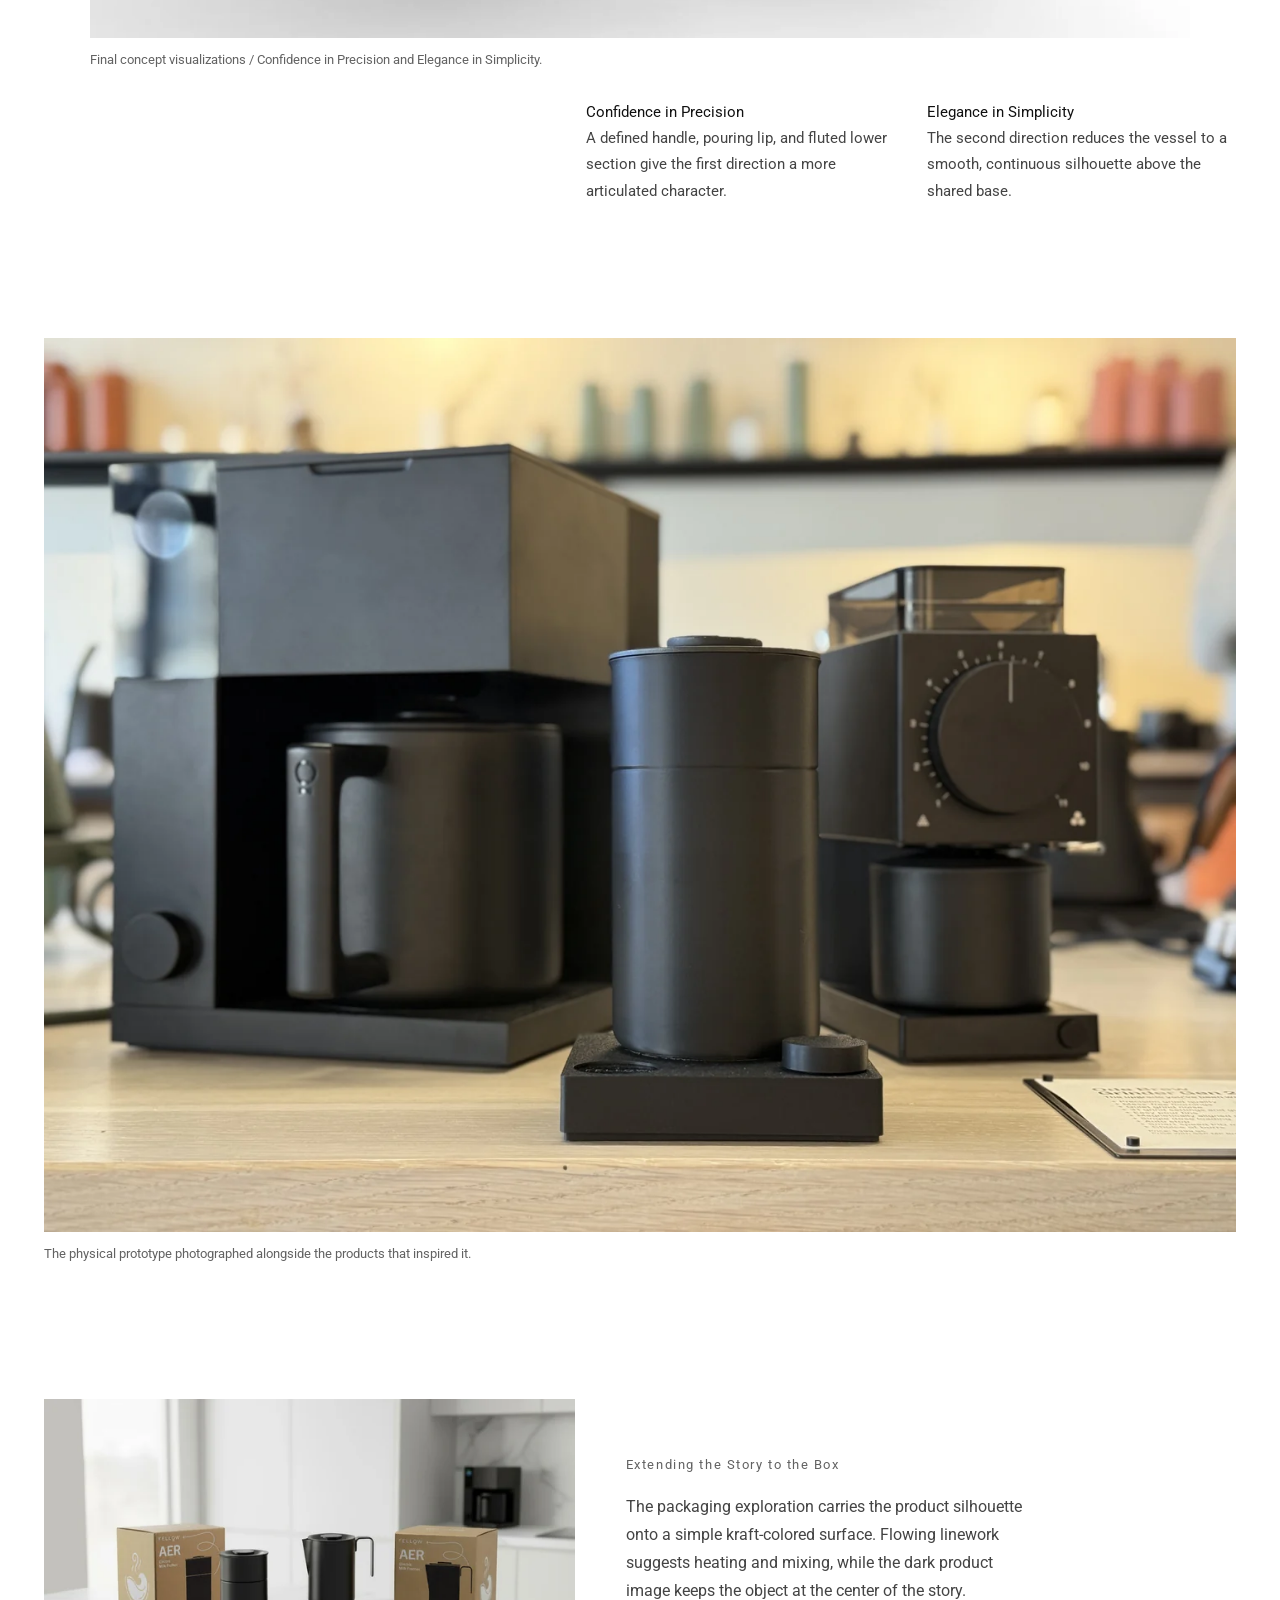
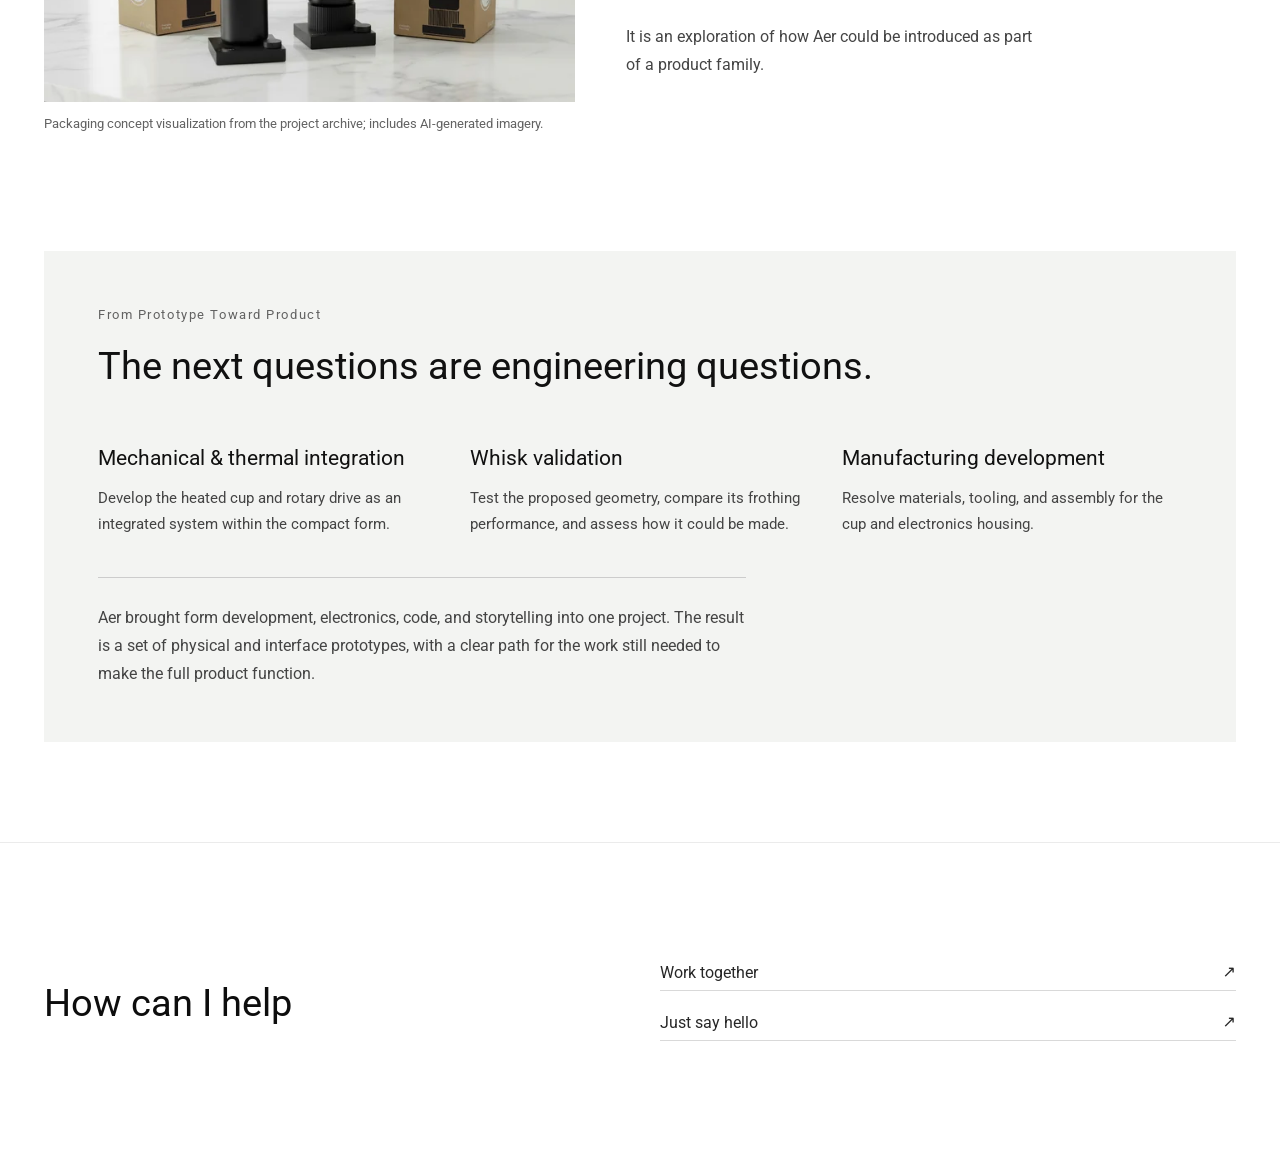
<file: project-fellow.html>
<!doctype html>
<html lang="en">
<head>
  <meta charset="UTF-8">
  <meta name="viewport" content="width=device-width,initial-scale=1">
  <title>Fellow Aer — YES AND DESIGN STUDIO</title>
  <meta name="description" content="Aer is an independent milk-frother concept inspired by Fellow. Explore Jared Teiger’s sketches, full-scale prototypes, Arduino interface, and final design directions.">
  <meta name="author" content="Jared Teiger — YES AND DESIGN STUDIO">
  <link rel="canonical" href="https://www.yesanddesign.studio/project-fellow.html">
  <meta property="og:title" content="Fellow Aer | YES AND DESIGN STUDIO">
  <meta property="og:description" content="From sketches to a working interface: an independent exploration of the milk-frothing ritual.">
  <meta property="og:type" content="article">
  <meta property="og:url" content="https://www.yesanddesign.studio/project-fellow.html">
  <meta property="og:image" content="https://www.yesanddesign.studio/assets/fellow/hero-1600.webp">
  <meta property="og:image:alt" content="The handled Aer prototype photographed alongside Fellow coffee equipment.">
  <meta name="twitter:card" content="summary_large_image">
  <meta name="twitter:title" content="Fellow Aer — A Place in the Coffee Ritual">
  <meta name="twitter:description" content="An independent milk-frother concept, from form studies to physical and interface prototypes.">
  <meta name="twitter:image" content="https://www.yesanddesign.studio/assets/fellow/hero-1600.webp">
  <link rel="preconnect" href="https://fonts.googleapis.com">
  <link rel="preconnect" href="https://fonts.gstatic.com" crossorigin>
  <link href="https://fonts.googleapis.com/css2?family=Roboto:wght@400;700&display=swap" rel="stylesheet">
  <link rel="stylesheet" href="./styles.css">
  <link rel="stylesheet" href="./fellow.css">
  <link rel="stylesheet" href="./case-study-footer.css">
</head>
<body data-page="project" class="fellow-page">
  <a class="skip-link" href="#project-content">Skip to case study</a>
  <header class="nav nav--overlay" id="nav">
    <div class="nav__bar" id="navBar">
      <button class="icon-btn burger" id="menuBtn" aria-label="Open menu" aria-expanded="false" aria-controls="menuOverlay">
        <span class="burger__line"></span>
        <span class="burger__line"></span>
        <span class="burger__line"></span>
      </button>

      <a class="brand" href="./index.html" aria-label="Go to home">
        <span class="brand__first">YES</span><span class="brand__last">AND</span>
      </a>

      <a class="icon-btn linkedin" href="https://www.linkedin.com/in/jared-teiger/" target="_blank" rel="noopener" aria-label="LinkedIn">
        in
      </a>
    </div>
  </header>
  <main id="project-content">
    <section class="proj-hero" aria-labelledby="project-title">
      <picture class="proj-hero__picture">
        <source media="(max-width: 760px)" srcset="./assets/fellow/display-detail-640.webp 640w, ./assets/fellow/display-detail-1440.webp 1440w" sizes="100vw">
        <img src="./assets/fellow/hero-2400.webp" srcset="./assets/fellow/hero-800.webp 800w, ./assets/fellow/hero-1600.webp 1600w, ./assets/fellow/hero-2400.webp 2400w" sizes="100vw" width="2400" height="1800" alt="An Aer milk-frother prototype photographed alongside Fellow coffee equipment." fetchpriority="high" loading="eager" class="proj-hero__image">
      </picture>
      <div class="proj-hero__scrim" aria-hidden="true"></div>
      <div class="proj-hero__inner">
        <h1 class="proj-title" id="project-title">Fellow / Aer</h1>
        <dl class="proj-bar" aria-label="Project summary">
          <div><dt>Project Type</dt><dd>Industrial &amp; Interface Design</dd></div>
          <div><dt>Context</dt><dd>Independent Concept · 2026</dd></div>
          <div><dt>Deliverables</dt><dd>Form &amp; Interface Prototypes</dd></div>
        </dl>
      </div>
    </section>
    <section class="proj-section proj-section--intro" aria-labelledby="intro-title">
      <h2 class="proj-eyebrow" id="intro-title">Introduction</h2>
      <p class="proj-intro__body">A coffee setup is a collection of small rituals. Aer explores how a milk frother could feel at home beside Fellow’s Aiden and Stagg: considered in its form, tactile in its controls, and clear in its feedback.</p>
      <p class="proj-context">A personal project by Jared Teiger · YES AND DESIGN STUDIO<br>Independent exploration inspired by Fellow’s design language.</p>
      <div class="project-role"><h3>My contribution</h3><p>Research, sketching, CAD, 3D printing, interface design, Arduino programming, and visual storytelling.</p></div>
    </section>
    <div class="proj-canvas">
      <div class="offset-inner offset-inner--center">
        <figure class=""><img src="./assets/fellow/market-1440.webp" srcset="./assets/fellow/market-640.webp 640w, ./assets/fellow/market-1440.webp 1162w" sizes="(max-width: 900px) calc(100vw - 36px), calc(50vw - 66px)" width="1162" height="960" alt="A project market map comparing milk frothers by user focus and design complexity." loading="lazy" decoding="async"><figcaption>Mapping the milk-frother landscape at the start of the project.</figcaption></figure>
        <div class="offset-copy">
          <h2 class="proj-eyebrow">Finding a Place on the Counter</h2>
          <h3>Why use a different design language for the next step in the ritual?</h3>
          <p>The starting question was personal: why pair a Nespresso milk frother with an Aiden and Stagg kettle? I used that mismatch as an invitation to explore a more coherent coffee setup.</p>
          <p>A market map helped me compare simplicity and complexity across casual and enthusiast products. Studying Fellow objects alongside Heath Ceramics gave me a reference for restrained forms, material character, and everyday use.</p>
        </div>
      </div>
    </div>
    <section class="proj-section" aria-labelledby="sketch-title">
      <div class="proj-vision">
        <h2 class="proj-eyebrow" id="sketch-title">Sketching the Possibilities</h2>
        <p class="proj-vision__body">A familiar family of forms.<br>A new part of the routine.</p>
      </div>
      <div class="image-grid image-grid--pair sketch-grid">
        <figure class=""><img src="./assets/fellow/sketch-one-1440.webp" srcset="./assets/fellow/sketch-one-640.webp 640w, ./assets/fellow/sketch-one-1440.webp 1440w" sizes="(max-width: 900px) calc(100vw - 36px), calc(50vw - 66px)" width="1440" height="1709" alt="Hand sketches exploring milk-frother vessels, handles, bases, and controls." loading="lazy" decoding="async"><figcaption>Exploring the relationship between vessel, handle, and base.</figcaption></figure>
        <figure class=""><img src="./assets/fellow/sketch-two-1440.webp" srcset="./assets/fellow/sketch-two-640.webp 640w, ./assets/fellow/sketch-two-1440.webp 1440w" sizes="(max-width: 900px) calc(100vw - 36px), calc(50vw - 66px)" width="1440" height="930" alt="Further sketches of cylindrical cups, pouring profiles, and interface arrangements." loading="lazy" decoding="async"><figcaption>Working through proportions and different ways to interact.</figcaption></figure>
      </div>
    </section>
    <section class="proj-section section-tint" aria-labelledby="base-title">
      <div class="section-heading">
        <h2 class="proj-eyebrow" id="base-title">The Base &amp; the Controls</h2>
        <p>A simple gesture, with room for choice.</p>
      </div>
      <div class="image-grid image-grid--bases">
        <figure class=""><img src="./assets/fellow/base-dial-1440.webp" srcset="./assets/fellow/base-dial-640.webp 640w, ./assets/fellow/base-dial-1440.webp 1400w" sizes="(max-width: 760px) calc(100vw - 36px), calc(33vw - 46px)" width="1400" height="990" alt="CAD study of a rectangular base with a rotary dial." loading="lazy" decoding="async"><figcaption>01 / A tactile dial.</figcaption></figure>
        <figure class=""><img src="./assets/fellow/base-minimal-1440.webp" srcset="./assets/fellow/base-minimal-640.webp 640w, ./assets/fellow/base-minimal-1440.webp 1440w" sizes="(max-width: 760px) calc(100vw - 36px), calc(33vw - 46px)" width="1440" height="840" alt="CAD study of a minimal milk-frother base." loading="lazy" decoding="async"><figcaption>02 / A reduced control surface.</figcaption></figure>
        <figure class=""><img src="./assets/fellow/base-buttons-1440.webp" srcset="./assets/fellow/base-buttons-640.webp 640w, ./assets/fellow/base-buttons-1440.webp 1440w" sizes="(max-width: 760px) calc(100vw - 36px), calc(33vw - 46px)" width="1440" height="891" alt="CAD study of a base with a row of dedicated buttons." loading="lazy" decoding="async"><figcaption>03 / Separate buttons for selection.</figcaption></figure>
      </div>
      <div class="section-copy"><p>I explored different ways to balance a quiet appearance with useful control. An analog approach felt direct and tactile, but limited how much the user could customize.</p><p>The direction became a rotary encoder paired with a circular display: one physical control, with the screen changing to match each step.</p></div>
    </section>
    <section class="proj-section" aria-labelledby="cup-title">
      <div class="offset-inner offset-inner--center">
        <figure class=""><img src="./assets/fellow/cup-studies-1440.webp" srcset="./assets/fellow/cup-studies-640.webp 640w, ./assets/fellow/cup-studies-1440.webp 1440w" sizes="(max-width: 900px) calc(100vw - 36px), calc(50vw - 66px)" width="1440" height="810" alt="CAD lineup comparing smooth, fluted, handled, and handleless milk-frother bodies." loading="lazy" decoding="async"><figcaption>Digital studies compared silhouette, texture, and the division between cup and base.</figcaption></figure>
        <div class="offset-copy">
          <h2 class="proj-eyebrow" id="cup-title">From CAD to Something I Could Hold</h2>
          <p>The vessel moved through smooth cylinders, fluted surfaces, and handled variations. Printing at full scale made those differences tangible and brought the handle and overall proportions into the same conversation.</p>
          <p>The strongest shift was toward restraint. A simple form could stand on its own; fluting could become an accent at the base instead of defining the entire object.</p>
        </div>
      </div>
    </section>
    <div class="proj-canvas">
      <figure class=""><img src="./assets/fellow/printed-family-1440.webp" srcset="./assets/fellow/printed-family-640.webp 640w, ./assets/fellow/printed-family-1440.webp 1440w" sizes="(max-width: 760px) calc(100vw - 36px), calc(100vw - 88px)" width="1440" height="1080" alt="A desk lined with full-scale black 3D-printed cup variations and a prototype base." loading="lazy" decoding="async"><figcaption>A family of 1:1 prints made form decisions physical.</figcaption></figure>
    </div>
    <section class="proj-section" aria-labelledby="hand-title">
      <div class="offset-inner offset-inner--center">
        <figure class="hand-photo"><img src="./assets/fellow/in-hand-1440.webp" srcset="./assets/fellow/in-hand-640.webp 640w, ./assets/fellow/in-hand-1440.webp 1440w" sizes="(max-width: 900px) calc(100vw - 36px), calc(50vw - 66px)" width="1440" height="1920" alt="A hand holding the handle of a black 3D-printed Aer cup." loading="lazy" decoding="async"><figcaption>Checking the handled direction in the hand.</figcaption></figure>
        <div class="offset-copy">
          <h2 class="proj-eyebrow" id="hand-title">Two Ways to Hold the Idea</h2>
          <h3>Precision in the details. Simplicity in the silhouette.</h3>
          <p>The handled direction brought a defined pouring gesture and a fluted lower section. The handleless direction kept the body quiet, with the seam between cup and lower housing doing more of the visual work.</p>
          <p>Both shared the same compact base and dial. Keeping that foundation consistent let the vessel carry the difference in character.</p>
        </div>
      </div>
    </section>
    <section class="proj-section section-tint" aria-labelledby="interface-title">
      <div class="section-heading">
        <h2 class="proj-eyebrow" id="interface-title">Designing the Interaction</h2>
        <p>Choose. Adjust. Follow along.</p>
      </div>
      <p class="section-intro">Conversations with baristas at Ritual Coffee informed the milk-selection concept. Icons, color, and a circular progress indicator give each stage its own clear visual cue.</p>
      <ol class="interaction-steps">
        <li><span class="step-number" aria-hidden="true">01</span><h3>Choose the milk</h3><p>Rotate through regular, oat/soy, almond, half-and-half, and a mix mode. Press to continue.</p></li>
        <li><span class="step-number" aria-hidden="true">02</span><h3>Choose the temperature</h3><p>The concept proposes adjustable temperature settings. The coded prototype demonstrates the selection step using two color-coded choices.</p></li>
        <li><span class="step-number" aria-hidden="true">03</span><h3>See the progress</h3><p>A countdown and a changing ring show the interaction moving toward completion.</p></li>
      </ol>
    </section>
    <section class="proj-section" aria-labelledby="code-title">
      <div class="offset-inner offset-inner--center">
        <div class="offset-stack">
          <figure class=""><img src="./assets/fellow/display-build-1440.webp" srcset="./assets/fellow/display-build-640.webp 640w, ./assets/fellow/display-build-1440.webp 1440w" sizes="(max-width: 900px) calc(100vw - 36px), calc(50vw - 66px)" width="1440" height="1920" alt="A handheld circular color display showing a custom milk icon." loading="lazy" decoding="async"><figcaption>Custom graphics running on the round display.</figcaption></figure>
          <figure class=""><img src="./assets/fellow/encoder-build-1440.webp" srcset="./assets/fellow/encoder-build-640.webp 640w, ./assets/fellow/encoder-build-1440.webp 1440w" sizes="(max-width: 900px) calc(100vw - 36px), calc(50vw - 66px)" width="1440" height="1080" alt="A rotary encoder wired to an ESP32 board and circular display on a workbench." loading="lazy" decoding="async"><figcaption>Connecting the dial, controller, and display.</figcaption></figure>
        </div>
        <div class="offset-copy">
          <h2 class="proj-eyebrow" id="code-title">Making the Interface Work</h2>
          <h3>From drawn screens to a responsive object.</h3>
          <p>I programmed the interface in Arduino on an ESP32, using a rotary encoder to navigate the round color display. Converting PNG artwork into 16-bit C arrays let the custom graphics run directly on the hardware.</p>
          <p>The working prototype moves through milk selection, a temperature-choice screen, and countdown feedback. Building it made the relationship between the physical dial and the screen something I could experience.</p>
          <p class="prototype-note">This prototype demonstrates the interface. Heating, motor control, and temperature sensing remain part of the next engineering phase.</p>
        </div>
      </div>
    </section>
    <div class="proj-canvas">
      <div class="image-grid image-grid--pair image-grid--assembly">
        <figure class=""><img src="./assets/fellow/inside-base-1440.webp" srcset="./assets/fellow/inside-base-640.webp 640w, ./assets/fellow/inside-base-1440.webp 1440w" sizes="(max-width: 900px) calc(100vw - 36px), calc(50vw - 66px)" width="1440" height="1920" alt="The underside of a printed base with mounted electronics, wiring, and encoder." loading="lazy" decoding="async"><figcaption>Inside the printed base / Making space for the interface electronics.</figcaption></figure>
        <figure class=""><img src="./assets/fellow/display-detail-1440.webp" srcset="./assets/fellow/display-detail-640.webp 640w, ./assets/fellow/display-detail-1440.webp 1440w" sizes="(max-width: 900px) calc(100vw - 36px), calc(50vw - 66px)" width="1440" height="1920" alt="The assembled handleless Aer prototype with its circular progress display illuminated." loading="lazy" decoding="async"><figcaption>The assembled prototype / Screen and dial in context.</figcaption></figure>
      </div>
    </div>
    <section class="proj-section" aria-labelledby="engineering-title">
      <div class="offset-inner offset-inner--center">
        <div class="image-grid image-grid--pair image-grid--engineering">
          <figure class=""><img src="./assets/fellow/components-1440.webp" srcset="./assets/fellow/components-640.webp 640w, ./assets/fellow/components-1440.webp 1440w" sizes="(max-width: 900px) calc(100vw - 36px), calc(50vw - 66px)" width="1440" height="1920" alt="The separated cup, motor assembly, housing, and base from a milk-frother teardown." loading="lazy" decoding="async"><figcaption>Learning from an existing frother.</figcaption></figure>
          <figure class=""><img src="./assets/fellow/component-layout-1440.webp" srcset="./assets/fellow/component-layout-640.webp 640w, ./assets/fellow/component-layout-1440.webp 1415w" sizes="(max-width: 900px) calc(100vw - 36px), calc(50vw - 66px)" width="1415" height="962" alt="CAD view of the underside of the proposed base with electronic components positioned inside." loading="lazy" decoding="async"><figcaption>Planning the internal layout.</figcaption></figure>
        </div>
        <div class="offset-copy">
          <h2 class="proj-eyebrow" id="engineering-title">Looking Inside the Object</h2>
          <p>Taking apart a milk frother helped me understand the components behind the experience. I studied how the motor, power system, and heating assembly occupy space, then used CAD to explore the internal arrangement.</p>
          <p>The printed shell was a tool for studying fit and spacing. A functioning heated cup would require different materials and further mechanical and thermal development.</p>
        </div>
      </div>
    </section>
    <section class="proj-section section-tint whisk-section" id="whisk-section" aria-labelledby="whisk-title">
      <div class="whisk-row">
        <div class="offset-copy">
          <h2 class="proj-eyebrow" id="whisk-title">Questioning the Whisk</h2>
          <h3>Could the mixing geometry be different?</h3>
          <p>The familiar spring coil became another starting question. I explored alternative geometries through modeling and printed studies.</p>
        </div>
        <figure class="whisk-photo"><img src="./assets/fellow/whisk-models-1440.webp" srcset="./assets/fellow/whisk-models-640.webp 640w, ./assets/fellow/whisk-models-1440.webp 1440w" sizes="(max-width: 900px) calc(100vw - 36px), calc(50vw - 66px)" width="1440" height="1920" alt="Two small black printed whisk geometries resting on a page of sketches." loading="lazy" decoding="async"><figcaption>01 / Printed geometry studies.</figcaption></figure>
      </div>
      <div class="whisk-row">
        <figure class=""><img src="./assets/fellow/whisk-concept-1440.webp" srcset="./assets/fellow/whisk-concept-640.webp 640w, ./assets/fellow/whisk-concept-1440.webp 1440w" sizes="(max-width: 900px) calc(100vw - 36px), calc(50vw - 66px)" width="1440" height="769" alt="Whisk concept visualization with curved gray blades surrounded by a white honeycomb ring." loading="lazy" decoding="async"><figcaption>02 / Whisk concept visualization (AI-generated).</figcaption></figure>
        <div class="offset-copy">
          <h3>Next: validate the geometry.</h3>
          <p>The concept still needs testing for foam quality, fluid behavior, and manufacturability, with performance compared against an existing whisk.</p>
        </div>
      </div>
    </section>
    <section class="proj-section" aria-labelledby="final-title">
      <div class="proj-vision">
        <h2 class="proj-eyebrow" id="final-title">Meet Aer</h2>
        <p class="proj-vision__body">Two expressions of the same everyday ritual.</p>
      </div>
      <div class="final-directions">
        <figure class=""><img src="./assets/fellow/final-directions-1440.webp" srcset="./assets/fellow/final-directions-640.webp 640w, ./assets/fellow/final-directions-1440.webp 1440w" sizes="(max-width: 760px) calc(100vw - 36px), calc(100vw - 88px)" width="1440" height="1113" alt="Concept renderings of the handled Aer with a fluted lower section and the smooth handleless Aer." loading="lazy" decoding="async"><figcaption>Final concept visualizations / Confidence in Precision and Elegance in Simplicity.</figcaption></figure>
      </div>
      <div class="section-copy"><p><strong>Confidence in Precision</strong><br>A defined handle, pouring lip, and fluted lower section give the first direction a more articulated character.</p><p><strong>Elegance in Simplicity</strong><br>The second direction reduces the vessel to a smooth, continuous silhouette above the shared base.</p></div>
    </section>
    <div class="proj-canvas">
      <figure class=""><img src="./assets/fellow/showroom-1440.webp" srcset="./assets/fellow/showroom-640.webp 640w, ./assets/fellow/showroom-1440.webp 1440w" sizes="(max-width: 760px) calc(100vw - 36px), calc(100vw - 88px)" width="1440" height="1080" alt="The handleless Aer prototype photographed in front of Fellow’s Aiden coffee maker and Ode grinder." loading="lazy" decoding="async"><figcaption>The physical prototype photographed alongside the products that inspired it.</figcaption></figure>
    </div>
    <section class="proj-section" aria-labelledby="packaging-title">
      <div class="offset-inner offset-inner--center">
        <figure class=""><img src="./assets/fellow/packaging-1440.webp" srcset="./assets/fellow/packaging-640.webp 640w, ./assets/fellow/packaging-1440.webp 1344w" sizes="(max-width: 900px) calc(100vw - 36px), calc(50vw - 66px)" width="1344" height="768" alt="A packaging concept visualization with two Aer designs and kraft-colored boxes." loading="lazy" decoding="async"><figcaption>Packaging concept visualization from the project archive; includes AI-generated imagery.</figcaption></figure>
        <div class="offset-copy">
          <h2 class="proj-eyebrow" id="packaging-title">Extending the Story to the Box</h2>
          <p>The packaging exploration carries the product silhouette onto a simple kraft-colored surface. Flowing linework suggests heating and mixing, while the dark product image keeps the object at the center of the story.</p>
          <p>It is an exploration of how Aer could be introduced as part of a product family.</p>
        </div>
      </div>
    </section>
    <section class="next-steps" aria-labelledby="next-title">
      <div class="section-heading">
        <h2 class="proj-eyebrow" id="next-title">From Prototype Toward Product</h2>
        <p>The next questions are engineering questions.</p>
      </div>
      <div class="next-grid">
        <div><h3>Mechanical &amp; thermal integration</h3><p>Develop the heated cup and rotary drive as an integrated system within the compact form.</p></div>
        <div><h3>Whisk validation</h3><p>Test the proposed geometry, compare its frothing performance, and assess how it could be made.</p></div>
        <div><h3>Manufacturing development</h3><p>Resolve materials, tooling, and assembly for the cup and electronics housing.</p></div>
      </div>
      <p class="project-reflection">Aer brought form development, electronics, code, and storytelling into one project. The result is a set of physical and interface prototypes, with a clear path for the work still needed to make the full product function.</p>
    </section>
  </main>
  <section class="menu" id="menuOverlay" aria-hidden="true">
    <div class="menu__inner" role="dialog" aria-modal="true" aria-label="Menu">
      <div class="menu__left">
        <div class="menu__toprow">
          <button class="icon-btn close" id="closeBtn" aria-label="Close menu">
            <span class="close__line"></span>
            <span class="close__line"></span>
          </button>
        </div>

        <nav class="menu__nav" aria-label="Primary">
          <a class="menu__link" href="./about.html" data-preview="./assets/about.jpg">About Me</a>
          <a class="menu__link" href="./what-i-do.html" data-preview="./assets/process.jpg">What I Do</a>
          <a class="menu__link" href="./contact.html" data-preview="./assets/get-in-touch.jpg">Get in Touch</a>

          <div class="menu__section-title">CASE STUDIES</div>

          <a class="pill" href="./project-star-wars.html" data-preview="./assets/star-wars.jpg">Star Wars</a>
          <a class="pill" href="./project-fellow.html" aria-current="page" data-preview="./assets/fellow/hero-800.webp">Fellow</a>
          <a class="pill" href="./project-magimates.html" data-preview="./assets/magimates.jpg">Magimates</a>
          <a class="pill" href="./project-helloreal.html" data-preview="./assets/helloreal.jpg">Helloreal</a>
          <a class="pill" href="./project-nightflare.html" data-preview="./assets/nightflare.jpg">Nightflare</a>
          <a class="pill" href="./project-sapele-serenade.html" data-preview="./assets/sapele-serenade.jpg">Sapele Serenade</a>
          <a class="pill" href="./project-social-queue.html" data-preview="./assets/social-queue.jpg">Social Queue</a>
        </nav>
      </div>

      <div class="menu__right">
        <div class="preview" id="menuPreview" role="img" aria-label="Project preview"></div>
      </div>
    </div>

    <button class="menu__backdrop" id="backdropBtn" aria-label="Close menu (backdrop)"></button>
  </section>
  <footer class="site-cta" aria-labelledby="footer-title">
    <div class="site-cta__inner">
      <h2 class="site-cta__title" id="footer-title">How can I help</h2>
      <div class="site-cta__links">
        <a href="./contact.html" class="site-cta__link"><span>Work together</span><span class="site-cta__arrow" aria-hidden="true">↗</span></a>
        <a href="./contact.html" class="site-cta__link"><span>Just say hello</span><span class="site-cta__arrow" aria-hidden="true">↗</span></a>
      </div>
    </div>
  </footer>
  <script src="./script.js" defer></script>
</body>
</html>
</file>
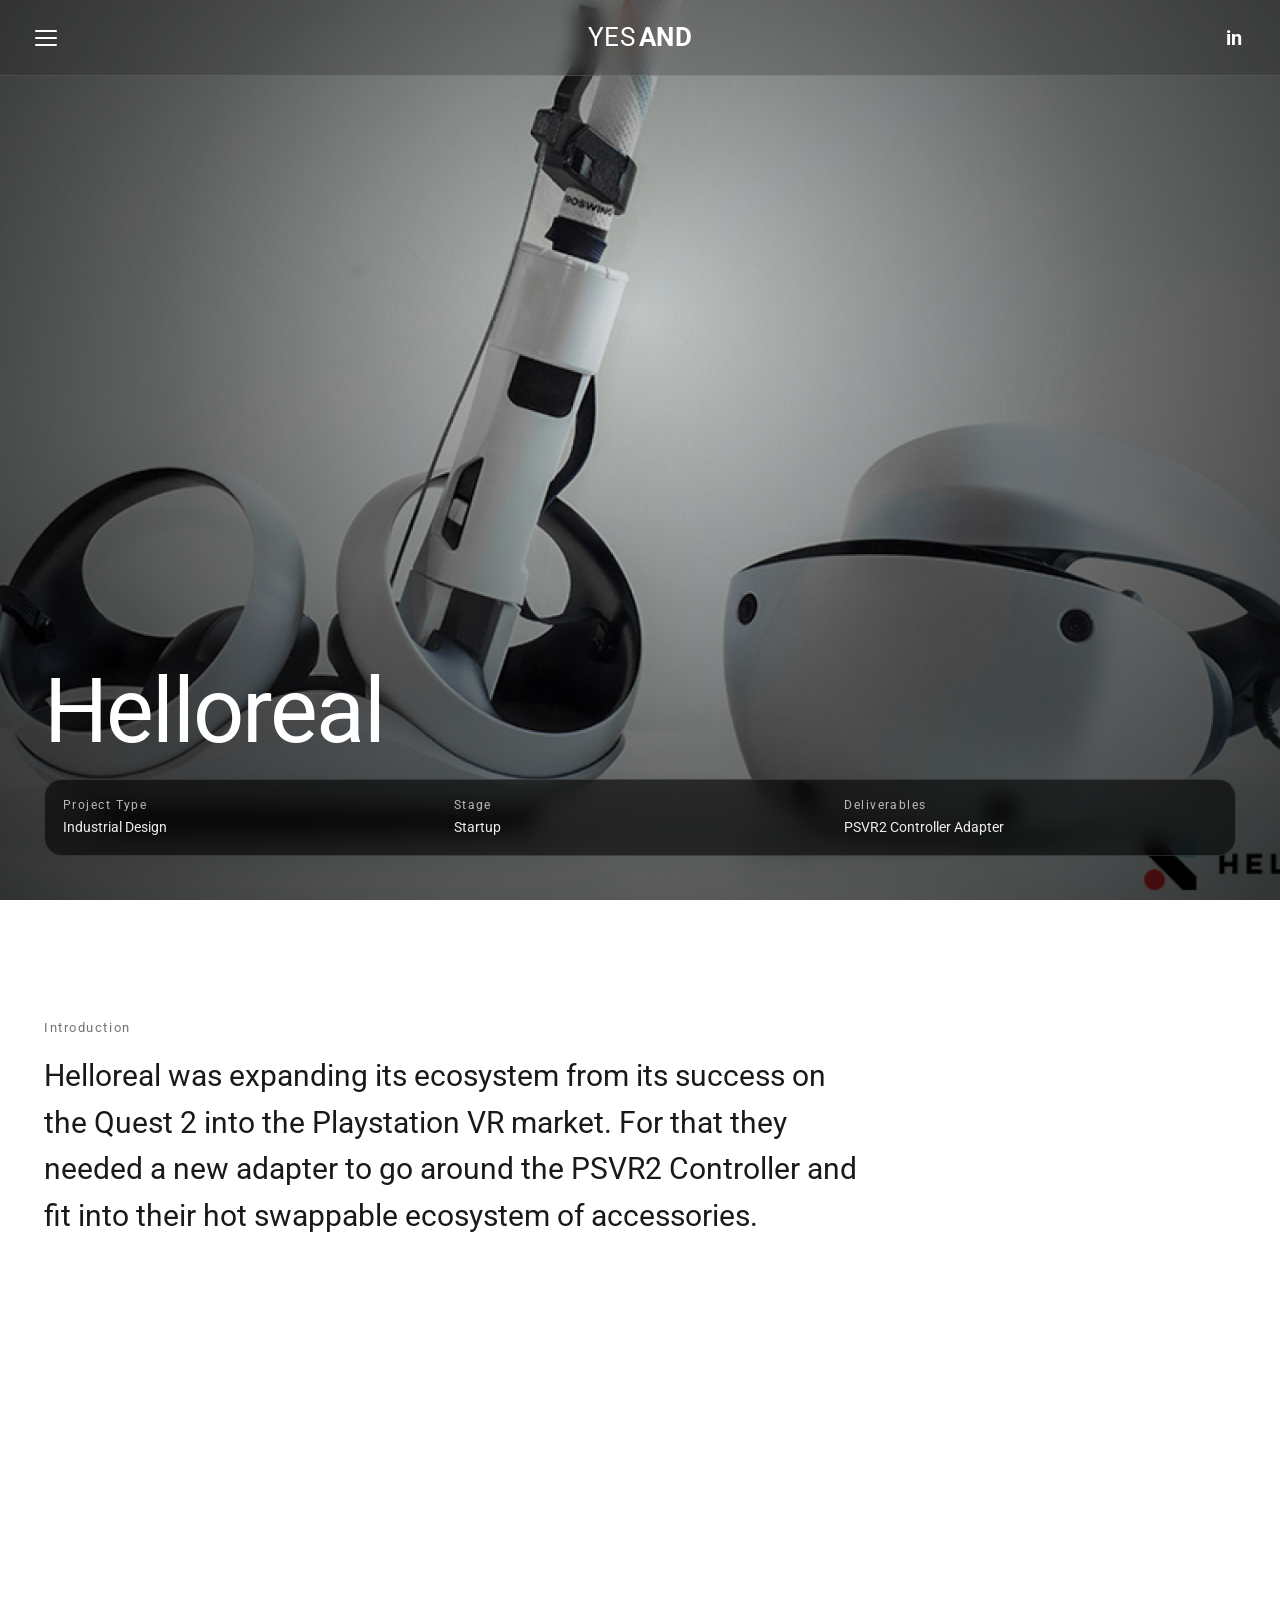
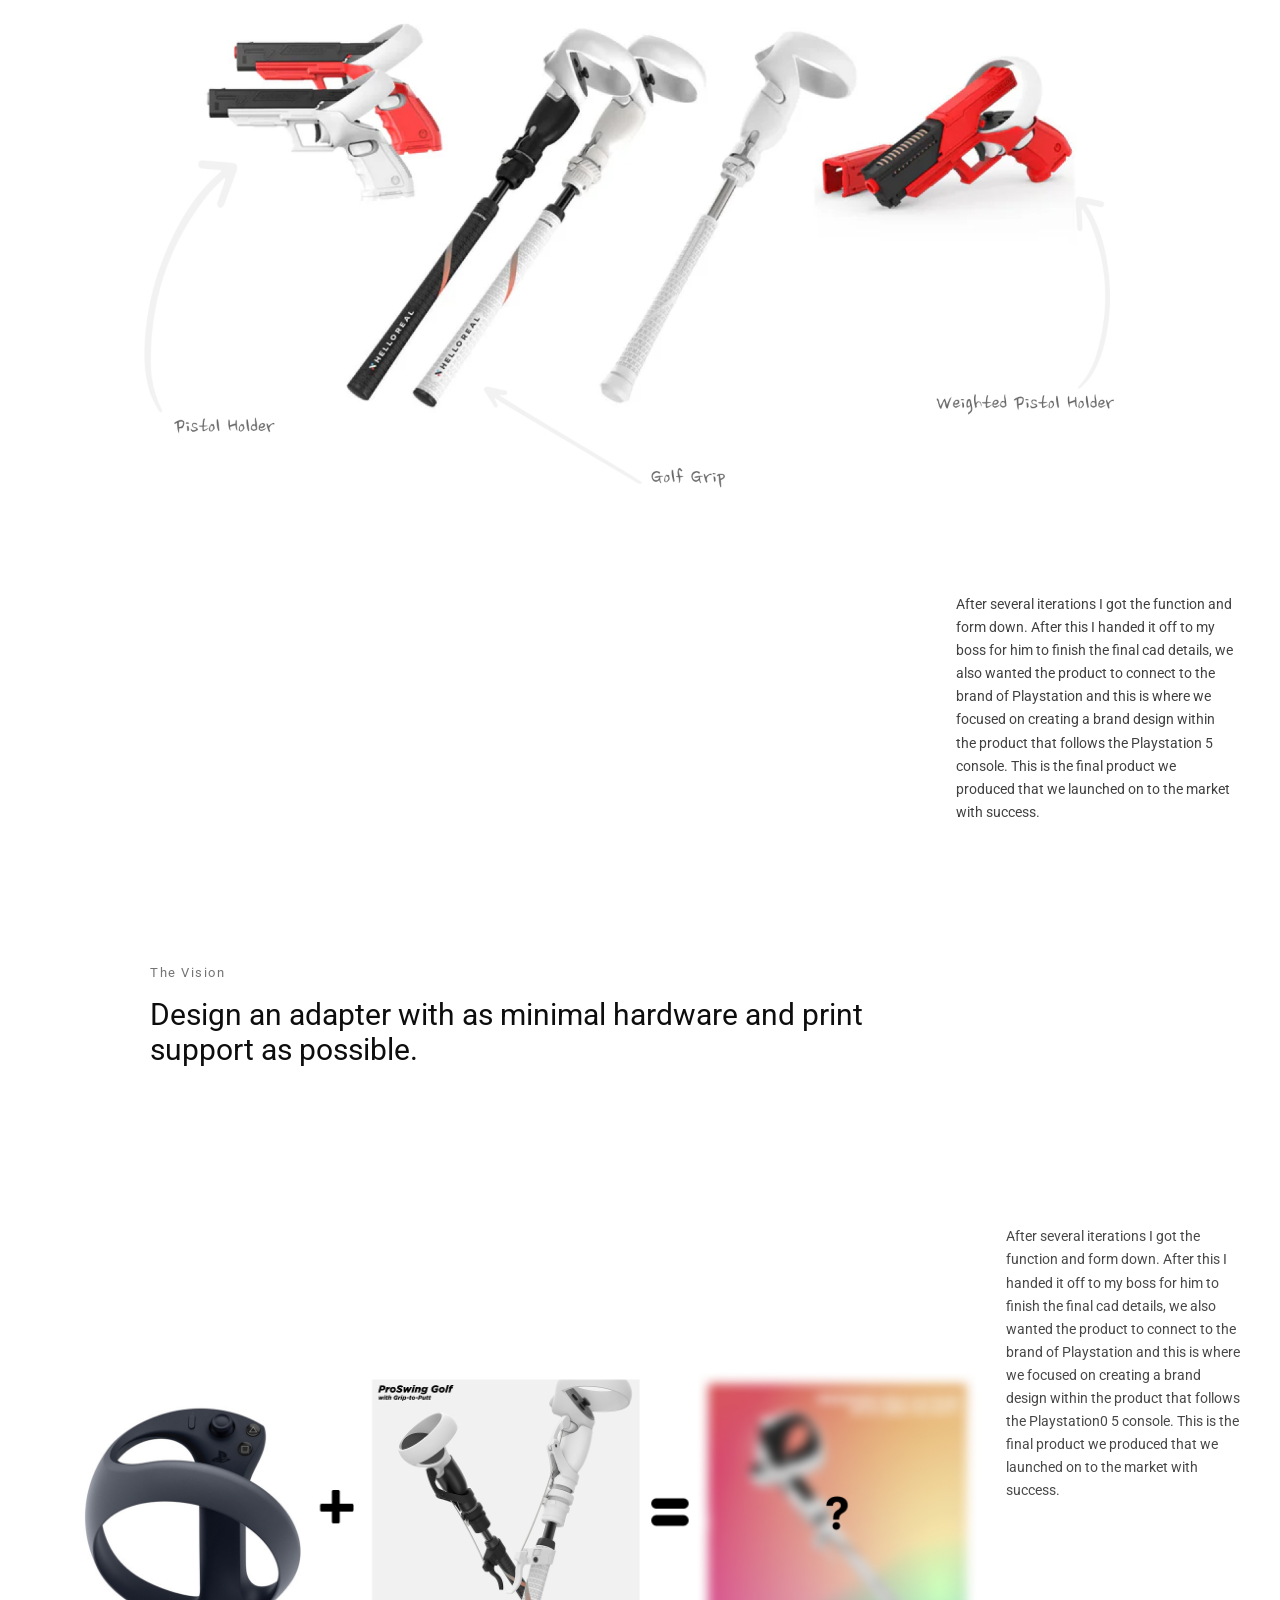
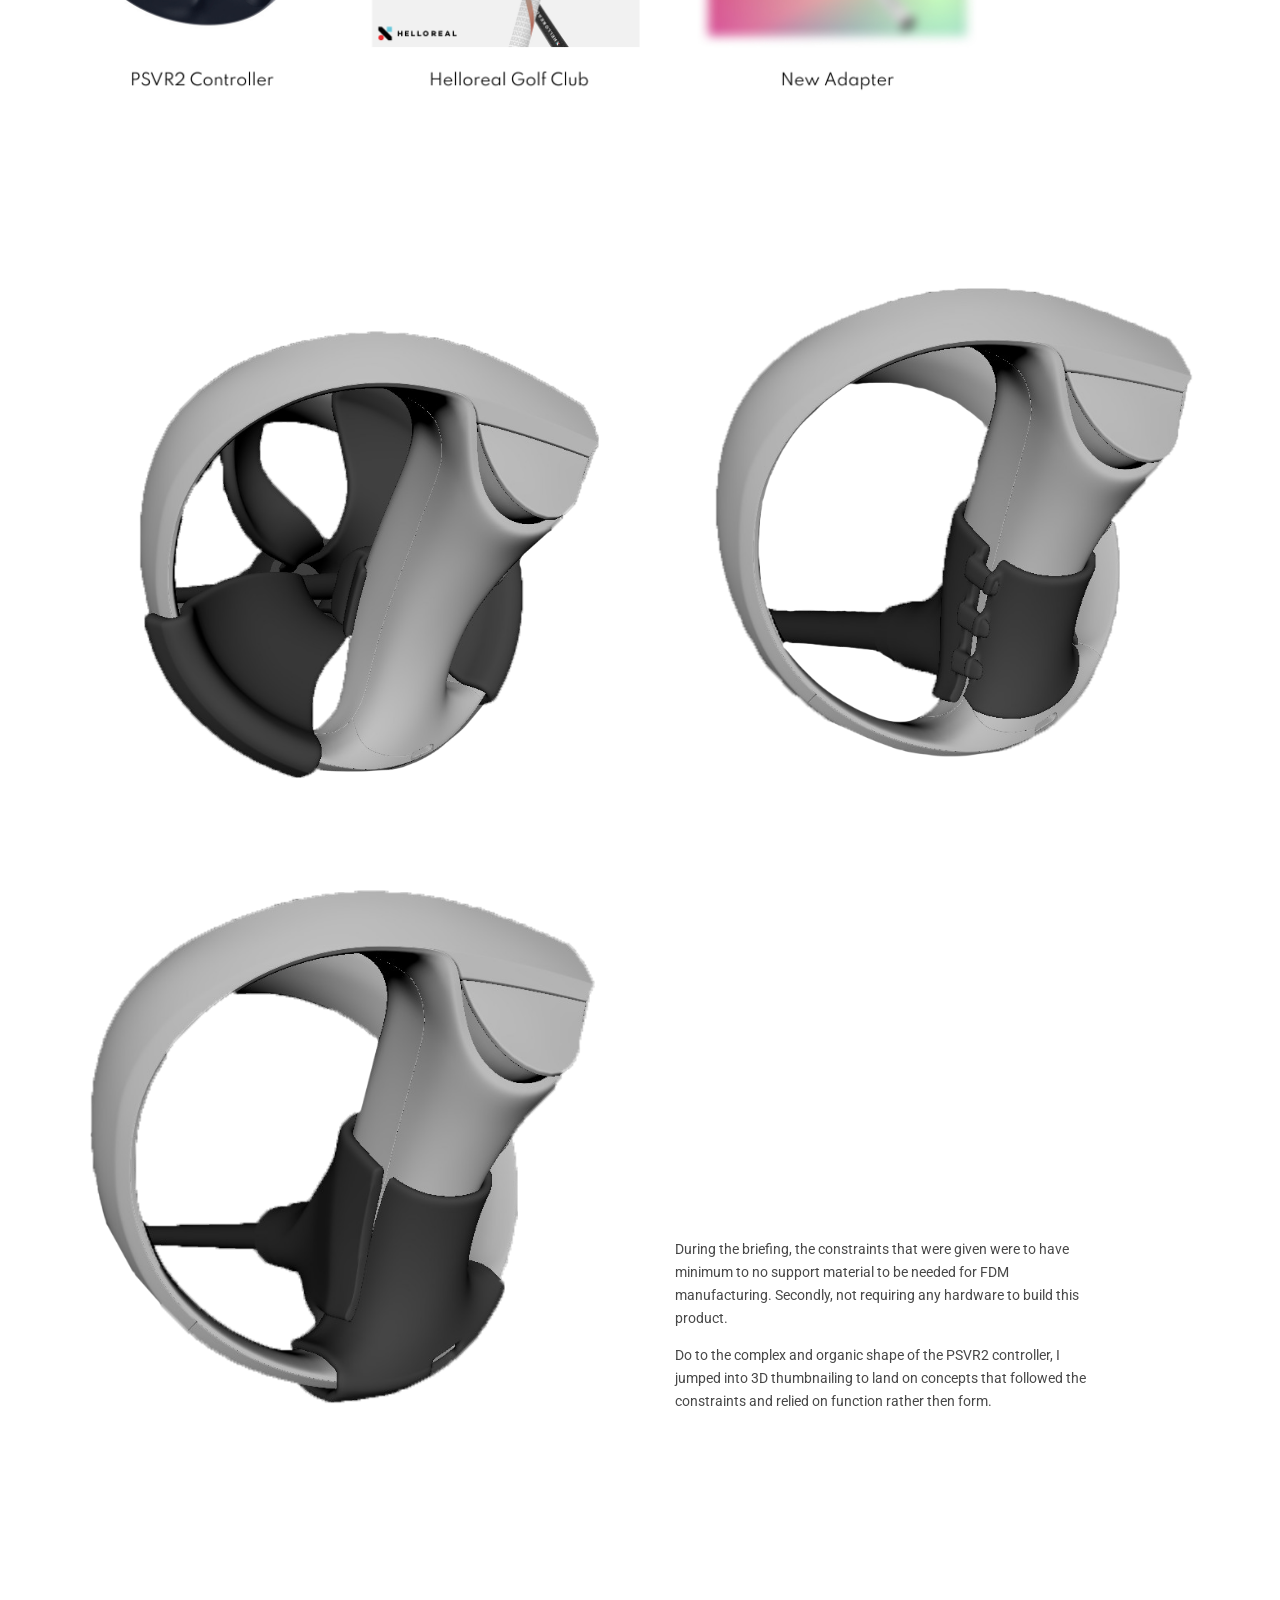
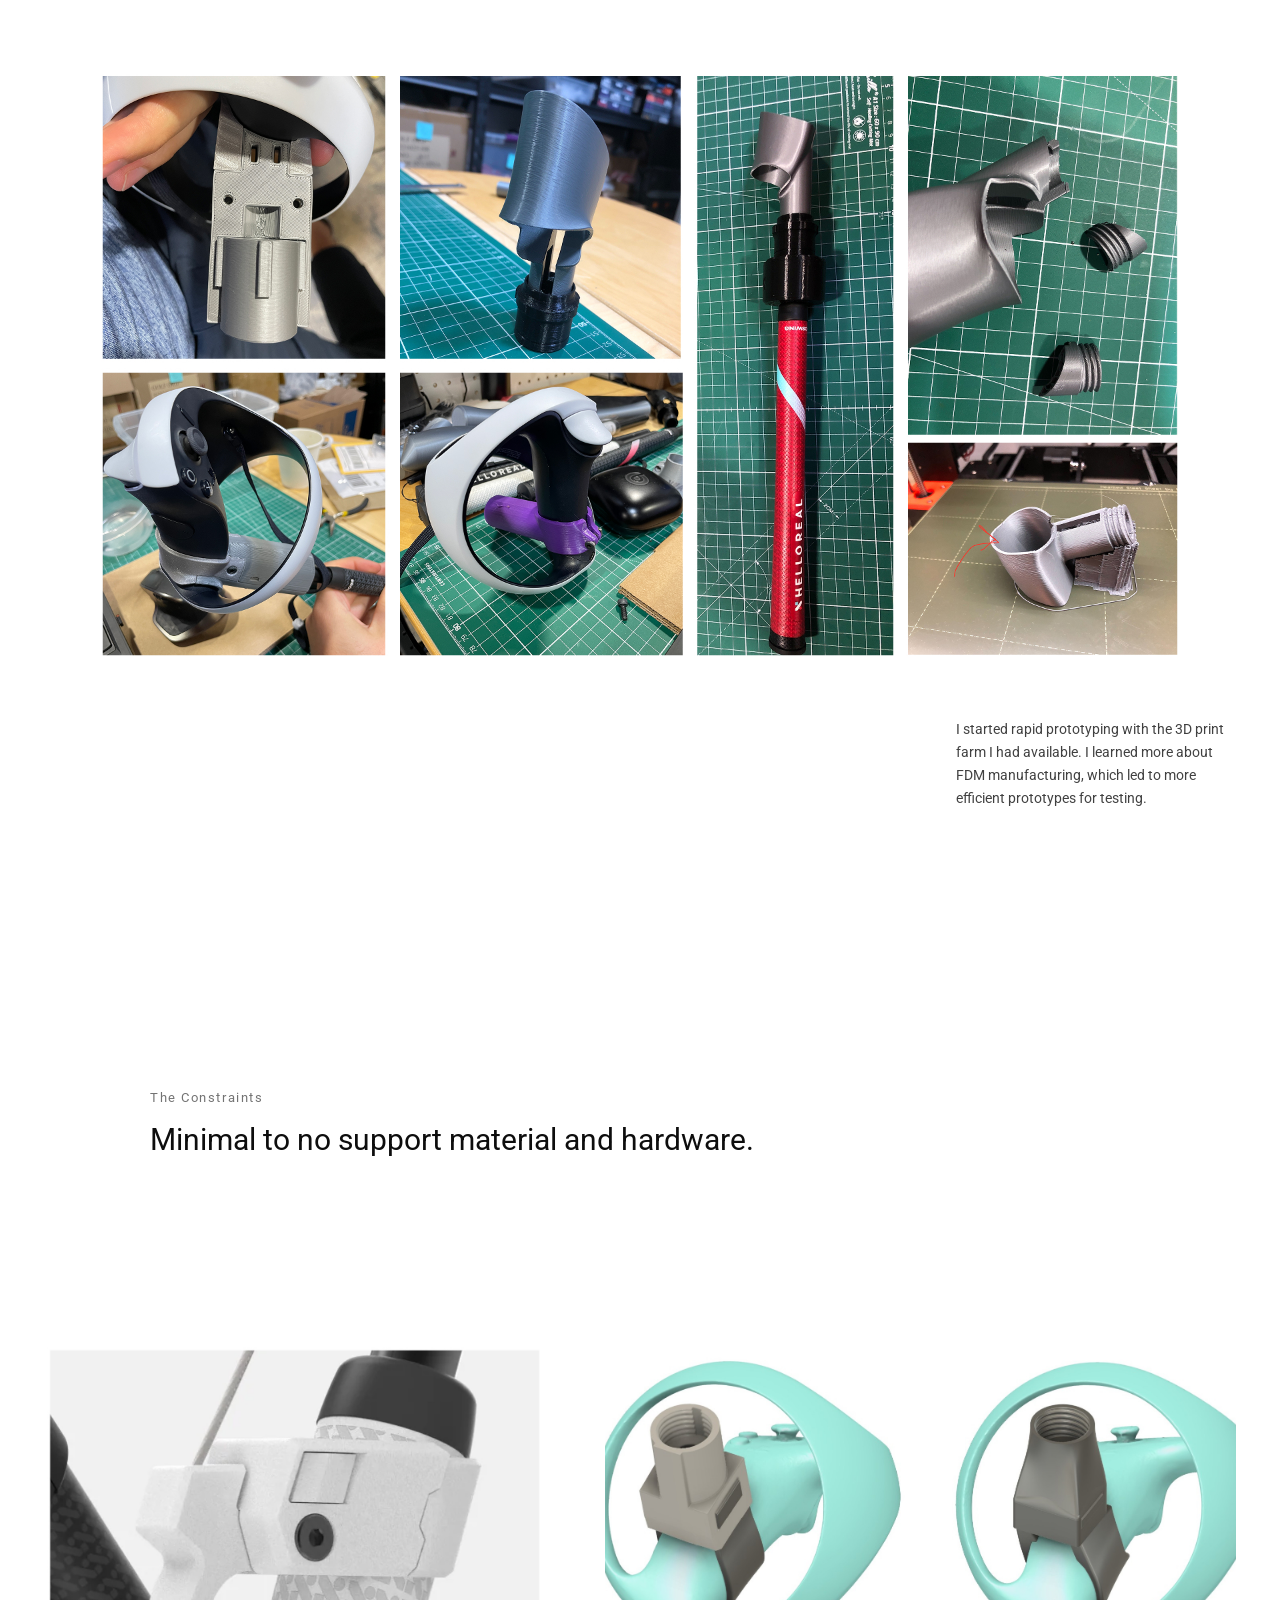
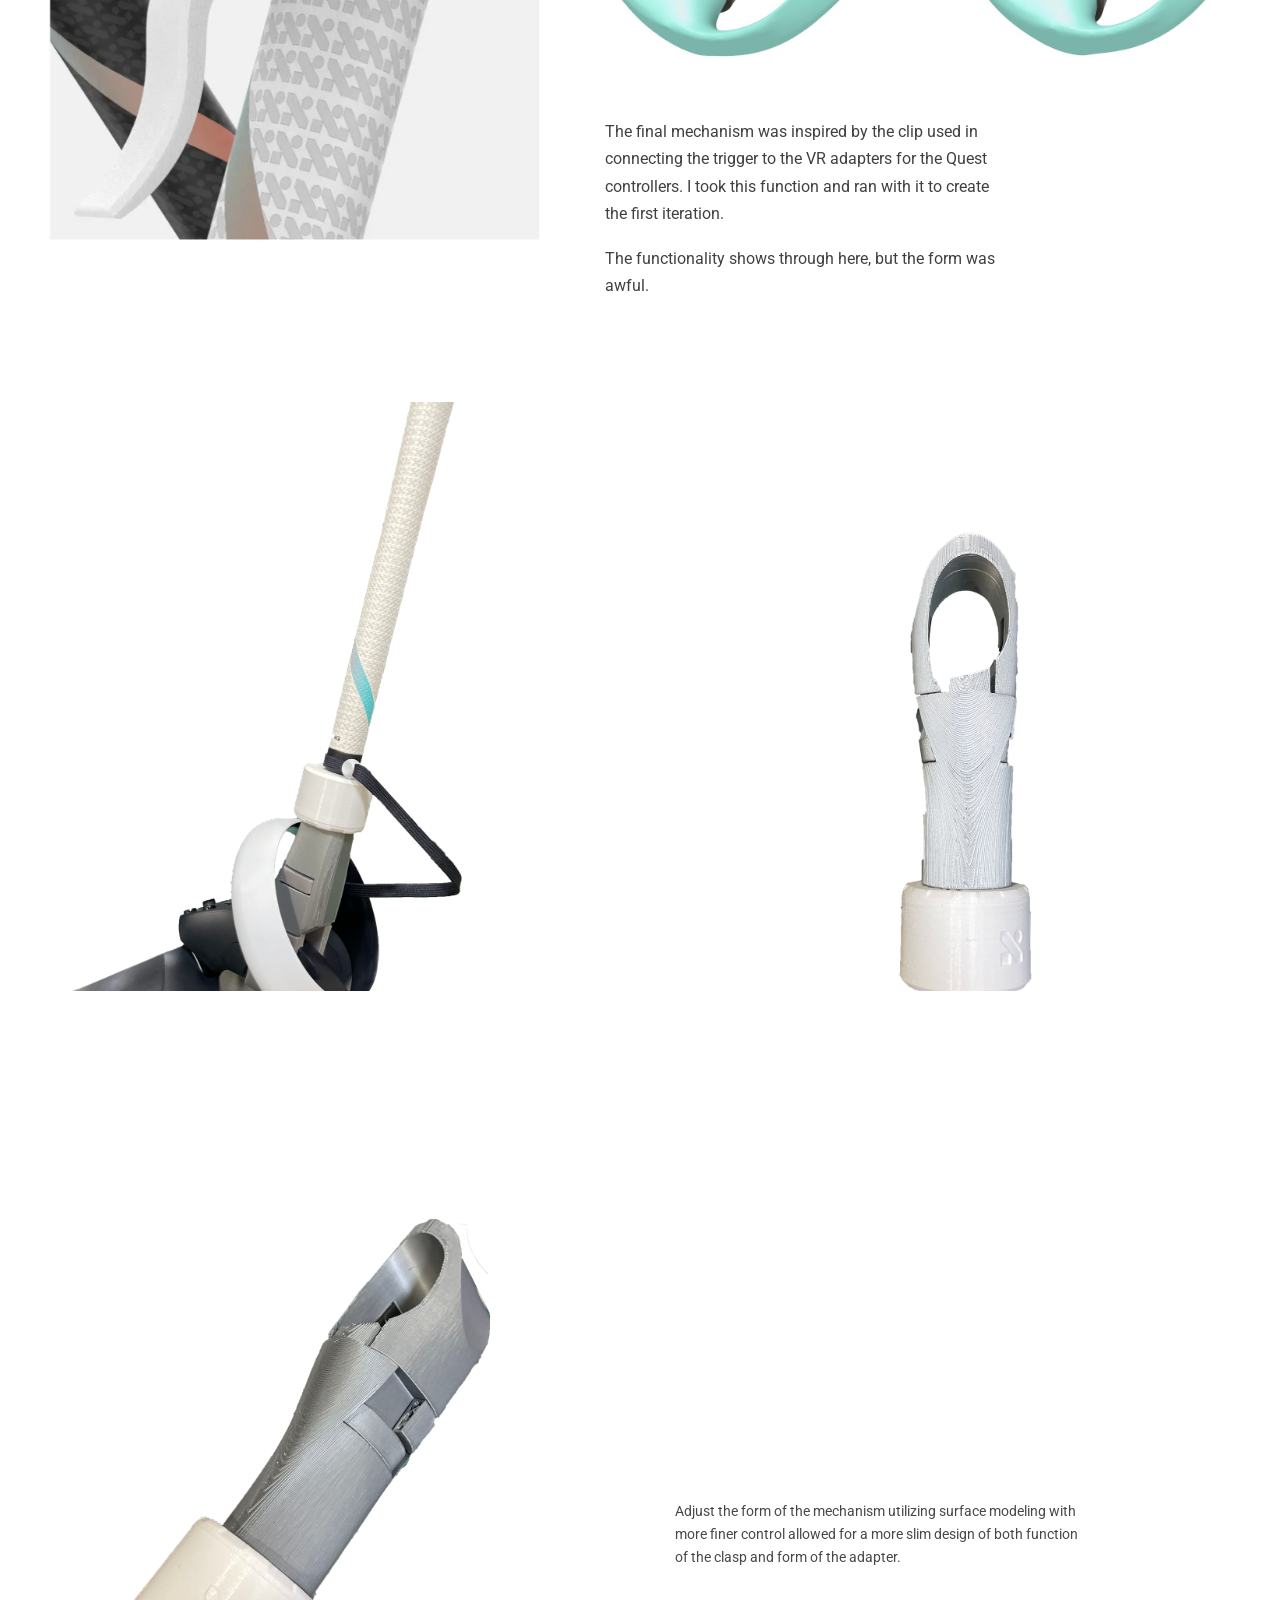
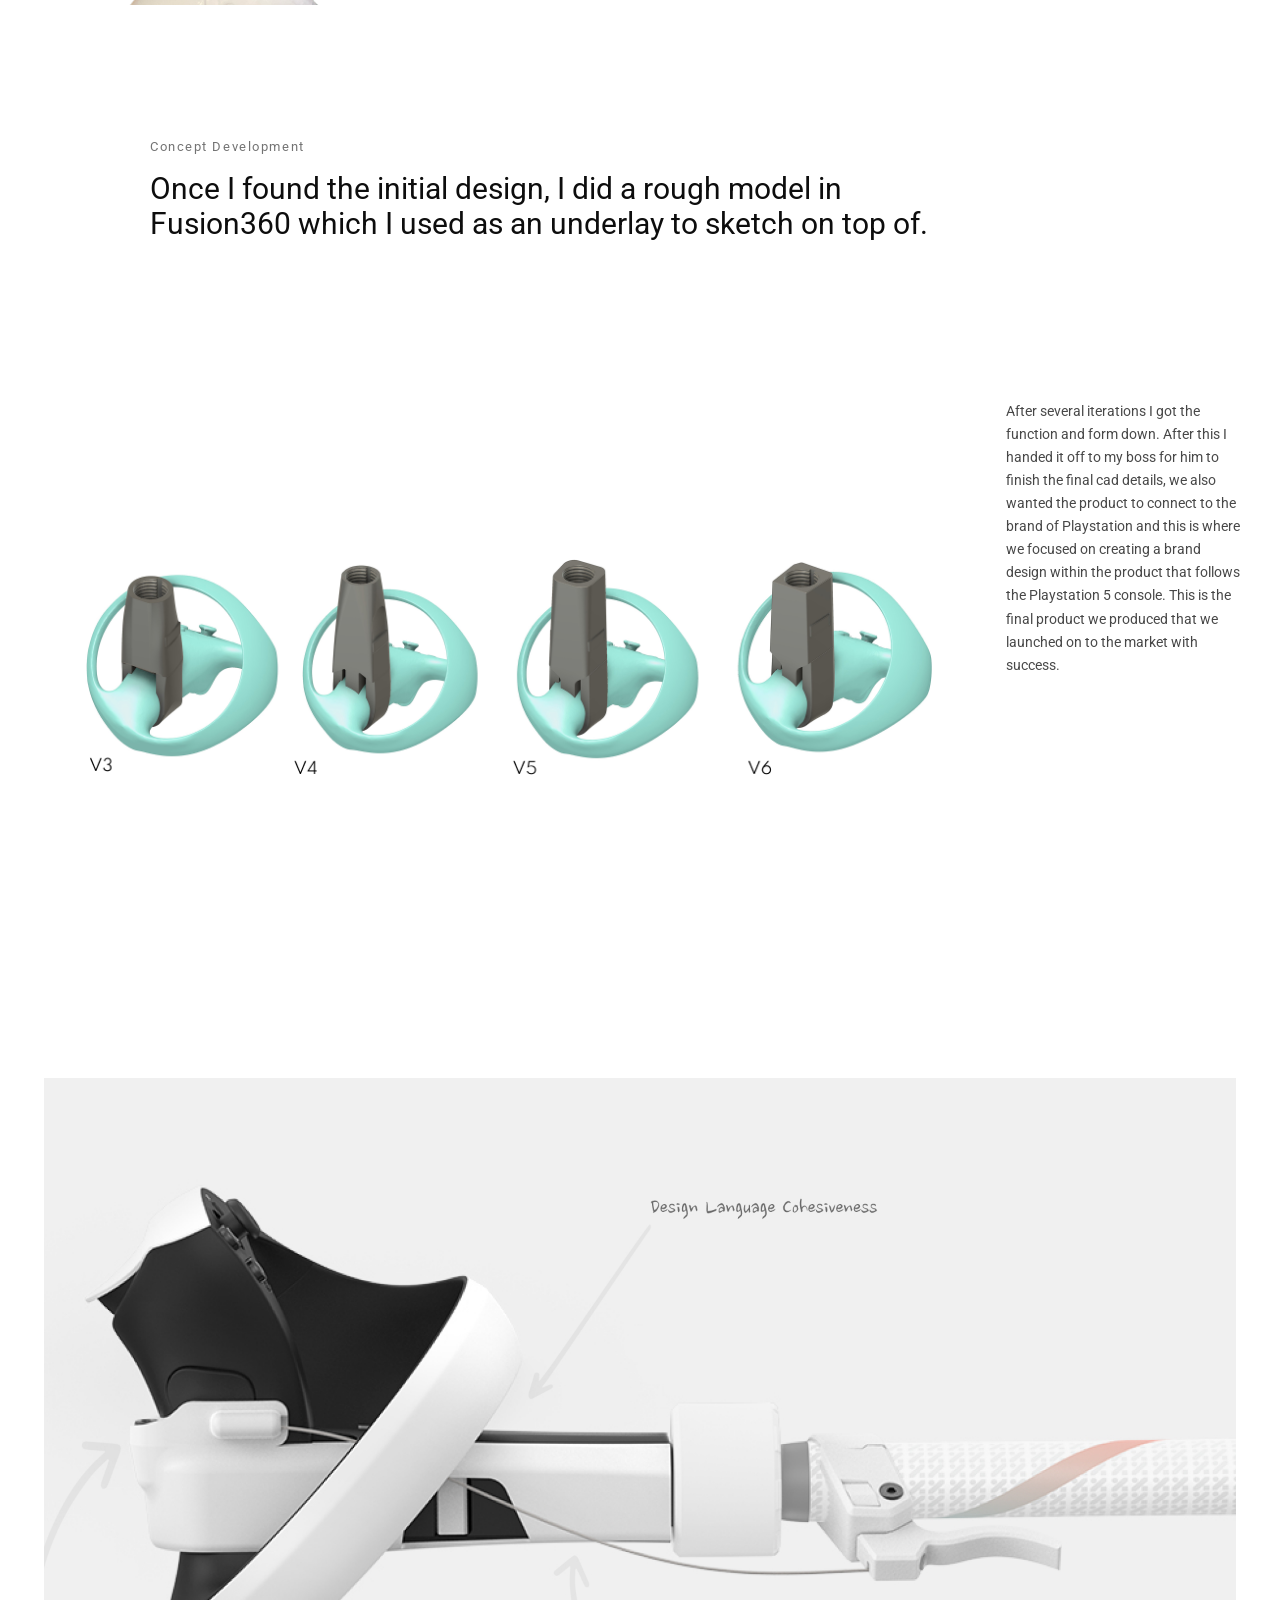
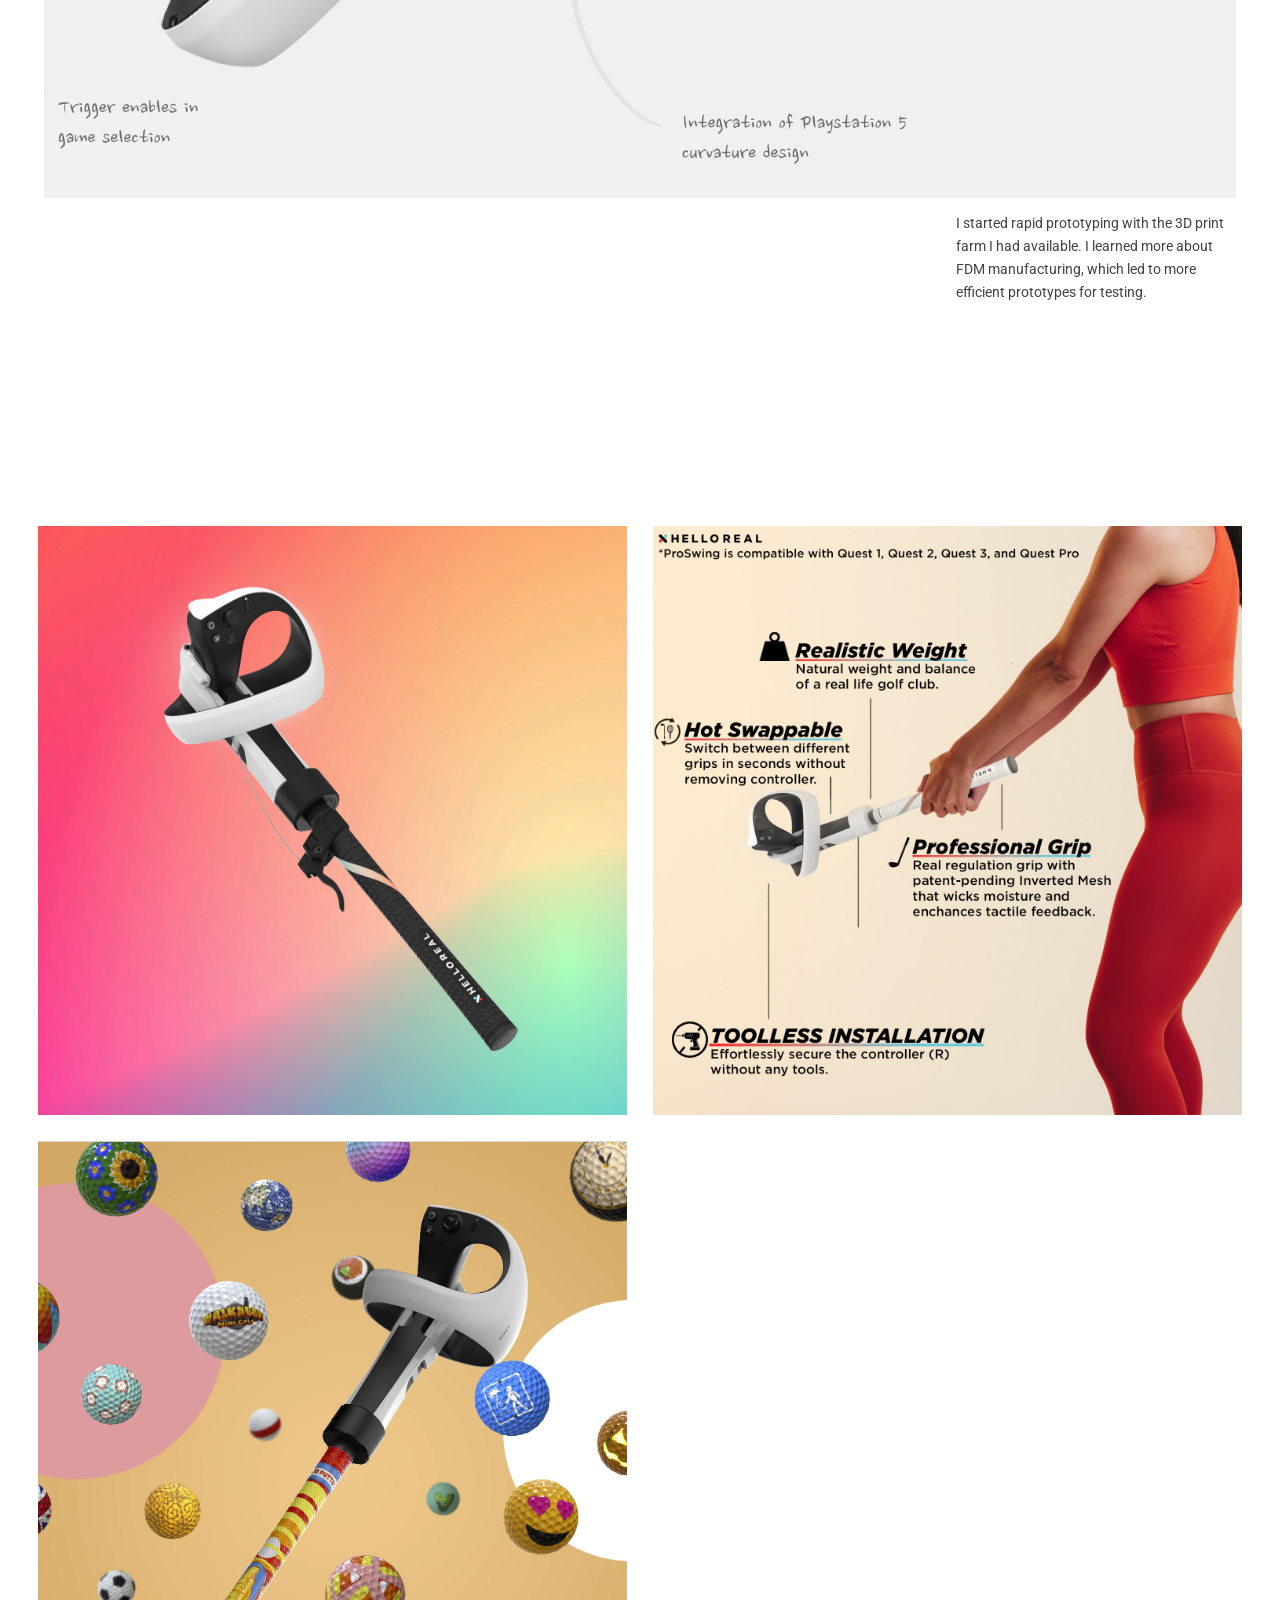
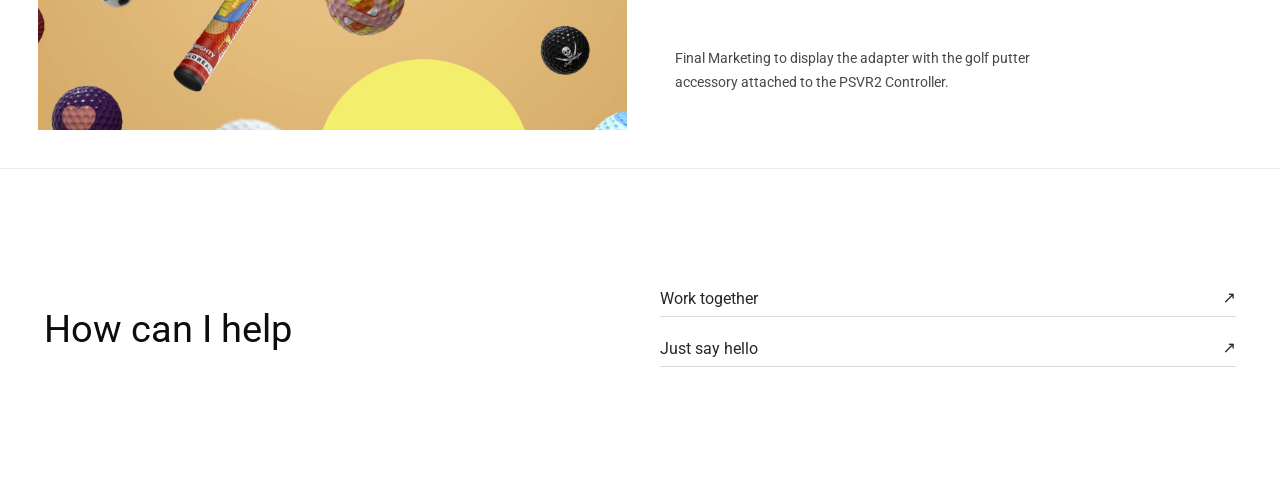
<file: project-helloreal.html>
<!doctype html>
<html lang="en">
<head>
  <meta charset="UTF-8" />
  <meta name="viewport" content="width=device-width,initial-scale=1" />
  <title>Helloreal — YES AND DESIGN STUDIO</title>
  <!-- SEO -->
<meta name="description" content="Helloreal reimagines the VR gaming experience, elevating PSVR2 controllers and headsets with innovative, hot-swappable accessories.">
<meta name="author" content="YES AND DESIGN STUDIO">
<link rel="canonical" href="https://www.yesanddesign.studio/project-helloreal.html">

<!-- Open Graph -->
<meta property="og:title" content="PSVR2 Controller Adapter | YES AND DESIGN STUDIO">
<meta property="og:description" content="Helloreal explored how the VR gaming experience could be elevated through hot-swappable accessories designed for PSVR2 controllers and headsets.">
<meta property="og:type" content="article">
<meta property="og:url" content="https://www.yesanddesign.studio/project-helloreal.html">
<meta property="og:image" content="https://www.yesanddesign.studio/assets/helloreal_image_01.jpg">

<!-- Twitter -->
<meta name="twitter:card" content="summary_large_image">
<meta name="twitter:title" content="Helloreal PSVR2 Controller Adapter Design">
<meta name="twitter:description" content="Helloreal explored how the VR gaming experience could be elevated through hot-swappable accessories designed for PSVR2 controllers and headsets.">
<meta name="twitter:image" content="https://www.yesanddesign.studio/assets/helloreal_image_01.jpg">


  <!-- Roboto -->
  <link rel="preconnect" href="https://fonts.googleapis.com">
  <link rel="preconnect" href="https://fonts.gstatic.com" crossorigin>
  <link href="https://fonts.googleapis.com/css2?family=Roboto:wght@400;700&display=swap" rel="stylesheet">

  <!-- Global site styles -->
  <link rel="stylesheet" href="./styles.css" />

  <!-- Project page styles (scoped to this file) -->
  <style>
    /* =========================================
       PROJECT TEMPLATE — SECTION 1
       Hero + Title + Meta Bar
       ========================================= */

    .proj-hero{
      height: 100vh;
      position: relative;
      background-image: url("./assets/helloreal_image_01.jpg"); /* ✅ CHANGE PER PROJECT */
      background-size: cover;
      background-position: 40% center;
      background-color: #000;
      overflow: hidden;
    }

    .proj-hero__scrim{
      position:absolute;
      inset:0;
      background: radial-gradient(
        circle at 50% 35%,
        rgba(0,0,0,.12) 0%,
        rgba(0,0,0,.55) 55%,
        rgba(0,0,0,.78) 100%
      );
      pointer-events:none;
    }

    .proj-hero__inner{
      position: relative;
      height: 100%;
      display: flex;
      flex-direction: column;
      justify-content: flex-end;
      padding: calc(var(--nav-h) + 52px) 44px 44px;
      gap: 22px;
    }

    .proj-title{
      margin: 0;
      font-size: clamp(48px, 7vw, 98px);
      line-height: 1.02;
      font-weight: 400;
      letter-spacing: -0.02em;
      color: #fff;
      max-width: 14ch;
    }

    .proj-bar{
      width: 100%;
      padding: 18px 18px;
      border-radius: 18px;
      background: rgba(0,0,0,.58);
      border: 1px solid rgba(255,255,255,.12);
      backdrop-filter: blur(10px);
      -webkit-backdrop-filter: blur(10px);
      display: grid;
      grid-template-columns: 1fr 1fr 1fr;
      gap: 18px;
    }

    .proj-meta__label{
      font-size: 12px;
      letter-spacing: .12em;
      color: rgba(255,255,255,.70);
      margin-bottom: 6px;
    }

    .proj-meta__value{
      font-size: 14px;
      color: rgba(255,255,255,.92);
      line-height: 1.35;
    }

    @media (max-width: 760px){
      .proj-hero__inner{
        padding: calc(var(--nav-h) + 34px) 18px 18px;
      }
      .proj-title{
        font-size: clamp(40px, 12vw, 64px);
        max-width: 18ch;
      }
      .proj-bar{
        grid-template-columns: 1fr;
        gap: 14px;
        padding: 16px;
      }
    }

    /* =========================================
       PROJECT TEMPLATE — SECTION 2
       Introduction
       ========================================= */

    .proj-section{
      padding: 110px 44px;
    }

    .proj-section--intro{
      padding-top: 120px;
    }

    .proj-intro{
      max-width: 980px;
    }

    .proj-eyebrow{
      font-size: 13px;
      letter-spacing: .12em;
      color: rgba(0,0,0,.55);
      margin-bottom: 18px;
    }

    .proj-intro__body{
      font-size: clamp(22px, 2.4vw, 30px);
      line-height: 1.55;
      color: rgba(0,0,0,.9);
      margin: 0;
      max-width: 48ch;
    }

    @media (max-width: 760px){
      .proj-section{
        padding: 72px 18px;
      }
      .proj-section--intro{
        padding-top: 80px;
      }
      .proj-intro__body{
        font-size: 20px;
        max-width: 100%;
      }
    }

/* ===============================
   PROJECT — SECTION 3
   Image (80vh) + Text (20vh)
   =============================== */

.proj-section--vertical-split {
  width: 100%;
}

/* Image block */
.section3-image {
  height: 80vh;
  width: 100%;
  overflow: hidden;
}

.section3-image img {
  width: 100%;
  height: 100%;
  object-fit: cover;
  display: block;
}

/* Text block */
.section3-text {
  height: 20vh;
  padding: 20 0px;    
  display: flex;
  justify-content: end;
  align-items: right;
}
/* Two-column text container */
.section3-text-inner {
  width: min(600px, 100%);
  display: grid;
  grid-template-columns: 1fr 1fr;
  column-gap: 40px; /* ← horizontal gutter */
  text-align: left;
  font-size: 14px;
  line-height: 1.65;
  color: rgba(0,0,0,0.75);
}

/* Paragraph spacing */
.section3-text-inner p {
  margin-left: auto;
}


/* Mobile adjustment */
@media (max-width: 900px) {
  .section3 {
    min-height: auto;
  }

  .section3-image {
    height: auto;          /* ← don’t delete, just release height */
    min-height: 50vh;      /* keeps presence */
  }

  .section3-image img {
    height: auto;
    max-height: 70vh;
    object-fit: cover;
  }

.section3-text {
    height: auto;
    padding: 24px 18px;  
}
  .section3-text-inner {
    grid-template-columns: 1fr;
    row-gap: 20px; /* vertical spacing only on mobile */
    text-align: left;
    max-width: 100%;
  }
}



    /* =========================================
       PROJECT TEMPLATE — SECTION 4
       Vision Statement (centered block)
       ========================================= */

    .proj-section--vision{
      padding: 96px 44px 120px;
    }

    .proj-vision{
      max-width: 980px;
      margin: 0 auto;
    }

    .proj-vision__body{
      margin: 0;
      font-size: clamp(22px, 2.4vw, 30px);
      line-height: 1.15;
      font-weight: 400;
      color: rgba(0,0,0,.95);
      max-width: 48ch;
    }

    @media (max-width: 760px){
      .proj-section--vision{
        padding: 88px 18px;
      }
      .proj-vision__body{
        font-size: 30px;
        max-width: 100%;
      }
    }

/* ===============================
   SECTION 5 — FULL BLEED (works even inside a max-width main)
   =============================== */

.proj-section--offset-canvas{
  padding: 0;
}

/* This breaks out of any parent max-width/padding */
.proj-section--offset-canvas .bleed{
  position: relative;
  left: 50%;
  right: 50%;
  margin-left: -50vw;
  margin-right: -50vw;
  width: 100vw;

  padding: 64px 0; /* vertical spacing only */
}

/* Inner layout stays nicely constrained */
.proj-section--offset-canvas .offset-inner{
  width: min(3000px, calc(100% - 88px));
  margin: 0 auto;

  display: grid;
  grid-template-columns: minmax(320px, 1fr) minmax(360px, 1.25fr);
  gap: 56px;
  align-items: start;
}

.proj-section--offset-canvas .offset-left,
.proj-section--offset-canvas .offset-right{
  display: flex;
  flex-direction: column;
}

.proj-section--offset-canvas .offset-right{
  gap: 22px; /* keeps text directly under sketches */
}

/* Images */
.proj-section--offset-canvas .offset-fig{ margin: 0; }

.proj-section--offset-canvas .offset-fig img{
  width: 100%;
  height: 100%;
  display: block;
  object-fit: cover;
  border-radius: 0;
}

/* Both scale responsively */
.proj-section--offset-canvas .offset-fig--square{
  width: 100%;
  aspect-ratio: 1 / 1;
}

.proj-section--offset-canvas .offset-fig--rect{
  width: 100%;
  aspect-ratio: 16 / 9;
}

/* Text */
.proj-section--offset-canvas .offset-copy{
  font-size: 16px;
  line-height: 1.7;
  color: rgba(0,0,0,.75);
  max-width: 44ch;
}

.proj-section--offset-canvas .offset-copy p{ margin: 0 0 18px; }
.proj-section--offset-canvas .offset-copy p:last-child{ margin-bottom: 0; }

/* Responsive */
@media (max-width: 1100px){
  .proj-section--offset-canvas .offset-inner{
    width: min(1320px, calc(100% - 56px));
    grid-template-columns: minmax(280px, 1fr) minmax(320px, 1.15fr);
    gap: 36px;
  }
}

@media (max-width: 860px){
  .proj-section--offset-canvas .bleed{
    padding: 48px 0;
  }

  .proj-section--offset-canvas .offset-inner{
    width: calc(100% - 36px);
    grid-template-columns: 1fr;
    gap: 28px;
  }

  .proj-section--offset-canvas .offset-fig--rect{
    aspect-ratio: 3 / 2;
  }

  .proj-section--offset-canvas .offset-copy{
    max-width: 100%;
  }
}
/* ===============================
   PROJECT TEMPLATE — SECTION 6
   Responsive 2x2 square grid (images + text)
   =============================== */

.proj-section--grid-2x2 {
  /* Make it feel like Section 5 */
  min-height: 100vh;
  padding: 0;              /* section itself has no padding */
  display: flex;
  align-items: stretch;
}

/* Full-bleed canvas with consistent gutters */
.grid2x2 {
  width: 100%;
  min-height: 100vh;

  /* "Gutter" around the whole section */
  padding: clamp(18px, 3vw, 44px);

  /* Space between the 4 quadrants */
  gap: clamp(14px, 2vw, 26px);

  display: grid;
  grid-template-columns: 1fr 1fr; /* 2 columns */
  grid-template-rows: 1fr 1fr;    /* 2 rows */
  align-items: stretch;
}

/* Each quadrant is a square */
.grid2x2__cell {
  position: relative;
  overflow: hidden;
  background: #fff;
  aspect-ratio: 1 / 1; /* keeps each cell square */
}

/* Images fill their square */
.grid2x2__cell img {
  width: 100%;
  height: 100%;
  object-fit: cover;
  display: block;
  border-radius: 0; /* no fillet */
}

/* Text quadrant: bottom constrained */
.grid2x2__text {
  display: flex;
  align-items: flex-end;     /* bottom constrained */
  justify-content: flex-start;
  padding: clamp(14px, 2vw, 22px);
}

.grid2x2__text p {
  margin: 0;
  font-size: 14px;
  line-height: 1.65;
  color: rgba(0,0,0,.72);
  max-width: 52ch;
}

/* Keep paragraphs separated */
.grid2x2__text p + p {
  margin-top: 14px;
}

/* ===============================
   Responsive: stack on smaller screens
   =============================== */
@media (max-width: 900px) {
  .proj-section--grid-2x2 {
    min-height: auto;
  }

  .grid2x2 {
    min-height: auto;
    grid-template-columns: 1fr;
    grid-template-rows: auto;
  }

  /* Still keep squares on mobile */
  .grid2x2__cell {
    aspect-ratio: 1 / 1;
  }
}
    

    /* ===============================
   PROJECT TEMPLATE — SECTION 7
   70% image / 30% text (responsive)
   =============================== */

.proj-section--split-70 {
  /* consistent “canvas” feel like prior sections */
  padding: 0;
}

.split-70 {
  width: 100%;
  padding: clamp(18px, 3vw, 44px);
  display: grid;
  grid-template-columns: 8fr 2fr; /* 70/30 */
  gap: clamp(14px, 2vw, 26px);
  align-items: start;
}

/* Image block */
.split-70__media {
  margin: 0;
}

.split-70__media img {
  width: 100%;
  height: auto;
  display: block;
  object-fit: cover;
  border-radius: 0; /* no fillet */
}

/* Text block */
.split-70__text {
  font-size: 14px;
  line-height: 1.65;
  color: rgba(0,0,0,.72);
  max-width: 52ch;
}

.split-70__text p {
  margin: 0;
}

.split-70__text p + p {
  margin-top: 14px;
}

/* Responsive: stack */
@media (max-width: 900px) {
  .split-70 {
    grid-template-columns: 1fr;
  }

  .split-70__text {
    max-width: 100%;
  }
}
    


  </style>
  <link rel="stylesheet" href="./case-study-footer.css">
</head>

<body data-page="project">

  <!-- NAV (same as other pages) -->
  <header class="nav nav--overlay" id="nav">
    <div class="nav__bar" id="navBar">
      <button class="icon-btn burger" id="menuBtn" aria-label="Open menu" aria-expanded="false" aria-controls="menuOverlay">
        <span class="burger__line"></span>
        <span class="burger__line"></span>
        <span class="burger__line"></span>
      </button>

     <a class="brand" href="./index.html" aria-label="Go to home">
  <span class="brand__first">YES</span><span class="brand__last">AND</span>
</a>

      <a class="icon-btn linkedin" href="https://www.linkedin.com/in/jared-teiger/" target="_blank" rel="noopener" aria-label="LinkedIn">
        in
      </a>
    </div>
  </header>

  <!-- SECTION 1 — HERO -->
  <section class="proj-hero" aria-label="Project hero">
    <div class="proj-hero__scrim" aria-hidden="true"></div>

    <div class="proj-hero__inner">
      <h1 class="proj-title">Helloreal</h1>

      <div class="proj-bar" role="group" aria-label="Project summary">
        <div class="proj-meta">
          <div class="proj-meta__label">Project Type</div>
          <div class="proj-meta__value">Industrial Design</div>
        </div>

        <div class="proj-meta">
          <div class="proj-meta__label">Stage</div>
          <div class="proj-meta__value">Startup</div>
        </div>

        <div class="proj-meta">
          <div class="proj-meta__label">Deliverables</div>
          <div class="proj-meta__value">PSVR2 Controller Adapter</div>
        </div>
      </div>
    </div>
  </section>

  <!-- SECTION 2 — INTRO -->
  <section class="proj-section proj-section--intro">
    <div class="proj-intro">
      <div class="proj-eyebrow">Introduction</div>

      <p class="proj-intro__body">
        Helloreal was expanding its ecosystem from its success on the Quest 2 into the Playstation VR market. 
        For that they needed a new adapter to go around the PSVR2 Controller and fit into their hot swappable 
        ecosystem of accessories.
      </p>
    </div>
  </section>

<!-- ======================================
     SECTION 3 — IMAGE / TEXT (80 / 20)
     ====================================== -->
<section class="proj-section proj-section--vertical-split">

  <!-- Image block (80%) -->
  <div class="section3-image">
    <img
      src="./assets/helloreal_image_02.jpg"
      alt="Product Line Up"
      loading="lazy"
    >
  </div>

  <!-- Text block (20%) -->
  <div class="section3-text">
    <div class="section3-text-inner">
      <p>
       
      </p>

      <p>
        After several iterations I got the function and form down. 
        After this I handed it off to my boss for him to finish the final cad details, 
        we also wanted the product to connect to the brand of Playstation and this is where 
        we focused on creating a brand design within the product that follows the Playstation 5 
        console. This is the final product we produced that we launched on to the market with success.
      </p>
    </div>
  </div>

</section>
    <!-- SECTION 4 — VISION -->
  <section class="proj-section proj-section--vision">
    <div class="proj-vision">
      <div class="proj-eyebrow">The Vision</div>

      <p class="proj-vision__body">
        Design an adapter with as minimal hardware and print support as possible.
      </p>
    </div>
  </section>
 <!-- ======================================
     SECTION 7 — 70% IMAGE / 30% TEXT
     ====================================== -->
<section class="proj-section proj-section--split-70">
  <div class="split-70">

    <!-- 70% image -->
    <figure class="split-70__media">
      <img
        src="./assets/helloreal_image_17.jpg"
        alt="Product Brief"
        loading="lazy"
      >
    </figure>

    <!-- 30% text -->
    <div class="split-70__text">
      <p>
        After several iterations I got the function and form down. After this I handed it off to my boss for
        him to finish the final cad details, we also wanted the product to connect to the brand of Playstation 
        and this is where we focused on creating a brand design within the product that follows the Playstation0 
        5 console. This is the final product we produced that we launched on to the market with success.
      </p>

      <p>
        
      </p>
    </div>

  </div>
</section>
  
  <!-- ======================================
     SECTION 6 — 2x2 RESPONSIVE GRID (SQUARES)
     Images: 5,6,7 + text in bottom-right
     ====================================== -->
<section class="proj-section proj-section--grid-2x2">
  <div class="grid2x2">

    <!-- Q1 (top-left) -->
    <div class="grid2x2__cell">
      <img src="./assets/helloreal_image_03.jpg" alt="Sketch exploration 1" loading="lazy">
    </div>

    <!-- Q2 (top-right) -->
    <div class="grid2x2__cell">
      <img src="./assets/helloreal_image_04.jpg" alt="Sketch exploration 2" loading="lazy">
    </div>

    <!-- Q3 (bottom-left) -->
    <div class="grid2x2__cell">
      <img src="./assets/helloreal_image_05.jpg" alt="3D model evolution" loading="lazy">
    </div>

    <!-- Q4 (bottom-right) -->
    <div class="grid2x2__cell grid2x2__text">
      <div>
        <p>
          During the briefing, the constraints that were given were to have minimum to no support material to be needed for FDM manufacturing. Secondly, not requiring any hardware to build this product. 
        </p>
        <p>
          Do to the complex and organic shape of the PSVR2 controller, I jumped into 3D thumbnailing to land on concepts that followed the constraints and relied on function rather then form.
        </p>
      </div>
    </div>

  </div>
</section>
  
<!-- ======================================
     SECTION 3 — IMAGE / TEXT (80 / 20)
     ====================================== -->
<section class="proj-section proj-section--vertical-split">

  <!-- Image block (80%) -->
  <div class="section3-image">
    <img
      src="./assets/helloreal_image_06.jpg"
      alt="Product Line Up"
      loading="lazy"
    >
  </div>

  <!-- Text block (20%) -->
  <div class="section3-text">
    <div class="section3-text-inner">
      <p>
       
      </p>

      <p>
       I started rapid prototyping with the 3D print farm I had available.
        I learned more about FDM manufacturing, which led to more efficient prototypes for testing.
      </p>
    </div>
  </div>

</section>
    <!-- SECTION 4 — VISION -->
  <section class="proj-section proj-section--vision">
    <div class="proj-vision">
      <div class="proj-eyebrow">The Constraints</div>

      <p class="proj-vision__body">
        Minimal to no support material and hardware.
      </p>
    </div>
  </section>
  
<!-- ======================================
     SECTION 5 — SPLIT CANVAS (NEW)
     Left: big square image
     Right top: sketches image
     Right bottom: text
     ====================================== -->
<section class="proj-section proj-section--offset-canvas">
  <div class="bleed">
    <div class="offset-inner">

      <div class="offset-left">
        <figure class="offset-fig offset-fig--square">
          <img src="./assets/helloreal_image_07.jpg" alt="Pemulung reference imagery" loading="lazy">
        </figure>
      </div>

      <div class="offset-right">
        <figure class="offset-fig offset-fig--rect">
          <img src="./assets/helloreal_image_08.jpg" alt="Sketch exploration" loading="lazy">
        </figure>

        <div class="offset-copy">
          <p>The final mechanism was inspired by the clip used in connecting the trigger to the VR adapters for the Quest controllers. I took this function and ran with it to create the first iteration.   </p>
          <p>The functionality shows through here, but the form was awful.</p>
        </div>
      </div>

    </div>
  </div>
</section>

 <!-- ======================================
     SECTION 6 — 2x2 RESPONSIVE GRID (SQUARES)
     Images: 5,6,7 + text in bottom-right
     ====================================== -->
<section class="proj-section proj-section--grid-2x2">
  <div class="grid2x2">

    <!-- Q1 (top-left) -->
    <div class="grid2x2__cell">
      <img src="./assets/helloreal_image_09.jpg" alt="Sketch exploration 1" loading="lazy">
    </div>

    <!-- Q2 (top-right) -->
    <div class="grid2x2__cell">
      <img src="./assets/helloreal_image_10.jpg" alt="Sketch exploration 2" loading="lazy">
    </div>

    <!-- Q3 (bottom-left) -->
    <div class="grid2x2__cell">
      <img src="./assets/helloreal_image_11.jpg" alt="3D model evolution" loading="lazy">
    </div>

    <!-- Q4 (bottom-right) -->
    <div class="grid2x2__cell grid2x2__text">
      <div>
        <p>
          Adjust the form of the mechanism utilizing surface modeling with more finer control allowed for a more slim design of both function of the clasp and form of the adapter. 
        </p>
        <p>
          
        </p>
      </div>
    </div>

  </div>
</section>



 <!-- SECTION 4 — Concept Development -->
  <section class="proj-section proj-section--vision">
    <div class="proj-vision">
      <div class="proj-eyebrow">Concept Development</div>

      <p class="proj-vision__body">
        Once I found the initial design, I did a rough model in Fusion360 which I used as an underlay to sketch on top of.
      </p>
    </div>
  </section>
  

   <!-- ======================================
     SECTION 7 — 70% IMAGE / 30% TEXT
     ====================================== -->
<section class="proj-section proj-section--split-70">
  <div class="split-70">

    <!-- 70% image -->
    <figure class="split-70__media">
      <img
        src="./assets/helloreal_image_12.jpg"
        alt="Product Brief"
        loading="lazy"
      >
    </figure>

    <!-- 30% text -->
    <div class="split-70__text">
      <p>
      After several iterations I got the function and form down. 
        After this I handed it off to my boss for him to finish the final cad details, 
        we also wanted the product to connect to the brand of Playstation and this is where
        we focused on creating a brand design within the product that follows the Playstation 5 console.
        This is the final product we produced that we launched on to the market with success.
      </p>

      <p>
        
      </p>
    </div>

  </div>
</section>
  
  <!-- ======================================
     SECTION 3 — IMAGE / TEXT (80 / 20)
     ====================================== -->
<section class="proj-section proj-section--vertical-split">

  <!-- Image block (80%) -->
  <div class="section3-image">
    <img
      src="./assets/helloreal_image_13.jpg"
      alt="Scrapper environment reference"
      loading="lazy"
    >
  </div>

  <!-- Text block (20%) -->
  <div class="section3-text">
    <div class="section3-text-inner">
      <p>
                  
      </p>
            <p>
       I started rapid prototyping with the 3D print farm I had available. I learned more about FDM manufacturing, which led to more efficient prototypes for testing.
      </p>
       
    </div>
  </div>

</section>
   <!-- ======================================
     SECTION 6 — 2x2 RESPONSIVE GRID (SQUARES)
     Images: 5,6,7 + text in bottom-right
     ====================================== -->
<section class="proj-section proj-section--grid-2x2">
  <div class="grid2x2">

    <!-- Q1 (top-left) -->
    <div class="grid2x2__cell">
      <img src="./assets/helloreal_image_14.jpg" alt="Sketch exploration 1" loading="lazy">
    </div>

    <!-- Q2 (top-right) -->
    <div class="grid2x2__cell">
      <img src="./assets/helloreal_image_15.jpg" alt="Sketch exploration 2" loading="lazy">
    </div>

    <!-- Q3 (bottom-left) -->
    <div class="grid2x2__cell">
      <img src="./assets/helloreal_image_16.jpg" alt="3D model evolution" loading="lazy">
    </div>

    <!-- Q4 (bottom-right) -->
    <div class="grid2x2__cell grid2x2__text">
      <div>
        <p>
          Final Marketing to display the adapter with the golf putter accessory attached to the PSVR2 Controller.
        </p>
        <p>
          
        </p>
      </div>
    </div>

  </div>
</section>



  <!-- MENU OVERLAY (same as other pages) -->
  <section class="menu" id="menuOverlay" aria-hidden="true">
    <div class="menu__inner" role="dialog" aria-modal="true" aria-label="Menu">
      <div class="menu__left">
        <div class="menu__toprow">
          <button class="icon-btn close" id="closeBtn" aria-label="Close menu">
            <span class="close__line"></span>
            <span class="close__line"></span>
          </button>
        </div>

        <nav class="menu__nav" aria-label="Primary">
          <a class="menu__link" href="./about.html" data-preview="./assets/about.jpg">About Me</a>
          <a class="menu__link" href="./what-i-do.html" data-preview="./assets/process.jpg">What I Do</a>
          <a class="menu__link" href="./contact.html" data-preview="./assets/get-in-touch.jpg">Get in Touch</a>

          <div class="menu__section-title">CASE STUDIES</div>

          <a class="pill" href="./project-star-wars.html" data-preview="./assets/star-wars.jpg">Star Wars</a>
          <a class="pill" href="./project-fellow.html" data-preview="./assets/fellow.jpg">  Fellow</a>
          <a class="pill" href="./project-magimates.html" data-preview="./assets/magimates.jpg">Magimates</a>
          <a class="pill" href="./project-helloreal.html" data-preview="./assets/helloreal.jpg">Helloreal</a>
          <a class="pill" href="./project-nightflare.html" data-preview="./assets/nightflare.jpg">Nightflare</a>
          <a class="pill" href="./project-sapele-serenade.html" data-preview="./assets/sapele-serenade.jpg">Sapele Serenade</a>
          <a class="pill" href="./project-social-queue.html" data-preview="./assets/social-queue.jpg">Social Queue</a>
        </nav>
      </div>

      <div class="menu__right">
        <div class="preview" id="menuPreview" role="img" aria-label="Project preview"></div>
      </div>
    </div>

    <button class="menu__backdrop" id="backdropBtn" aria-label="Close menu (backdrop)"></button>
  </section>

  <script src="./script.js" defer></script>

  <!-- ======================================
     GLOBAL CTA — HOW CAN I HELP
     ====================================== -->
<footer class="site-cta" aria-labelledby="footer-title">
    <div class="site-cta__inner">
      <h2 class="site-cta__title" id="footer-title">How can I help</h2>
      <div class="site-cta__links">
        <a href="./contact.html" class="site-cta__link"><span>Work together</span><span class="site-cta__arrow" aria-hidden="true">↗</span></a>
        <a href="./contact.html" class="site-cta__link"><span>Just say hello</span><span class="site-cta__arrow" aria-hidden="true">↗</span></a>
      </div>
    </div>
  </footer>

</body>
</html>
</file>
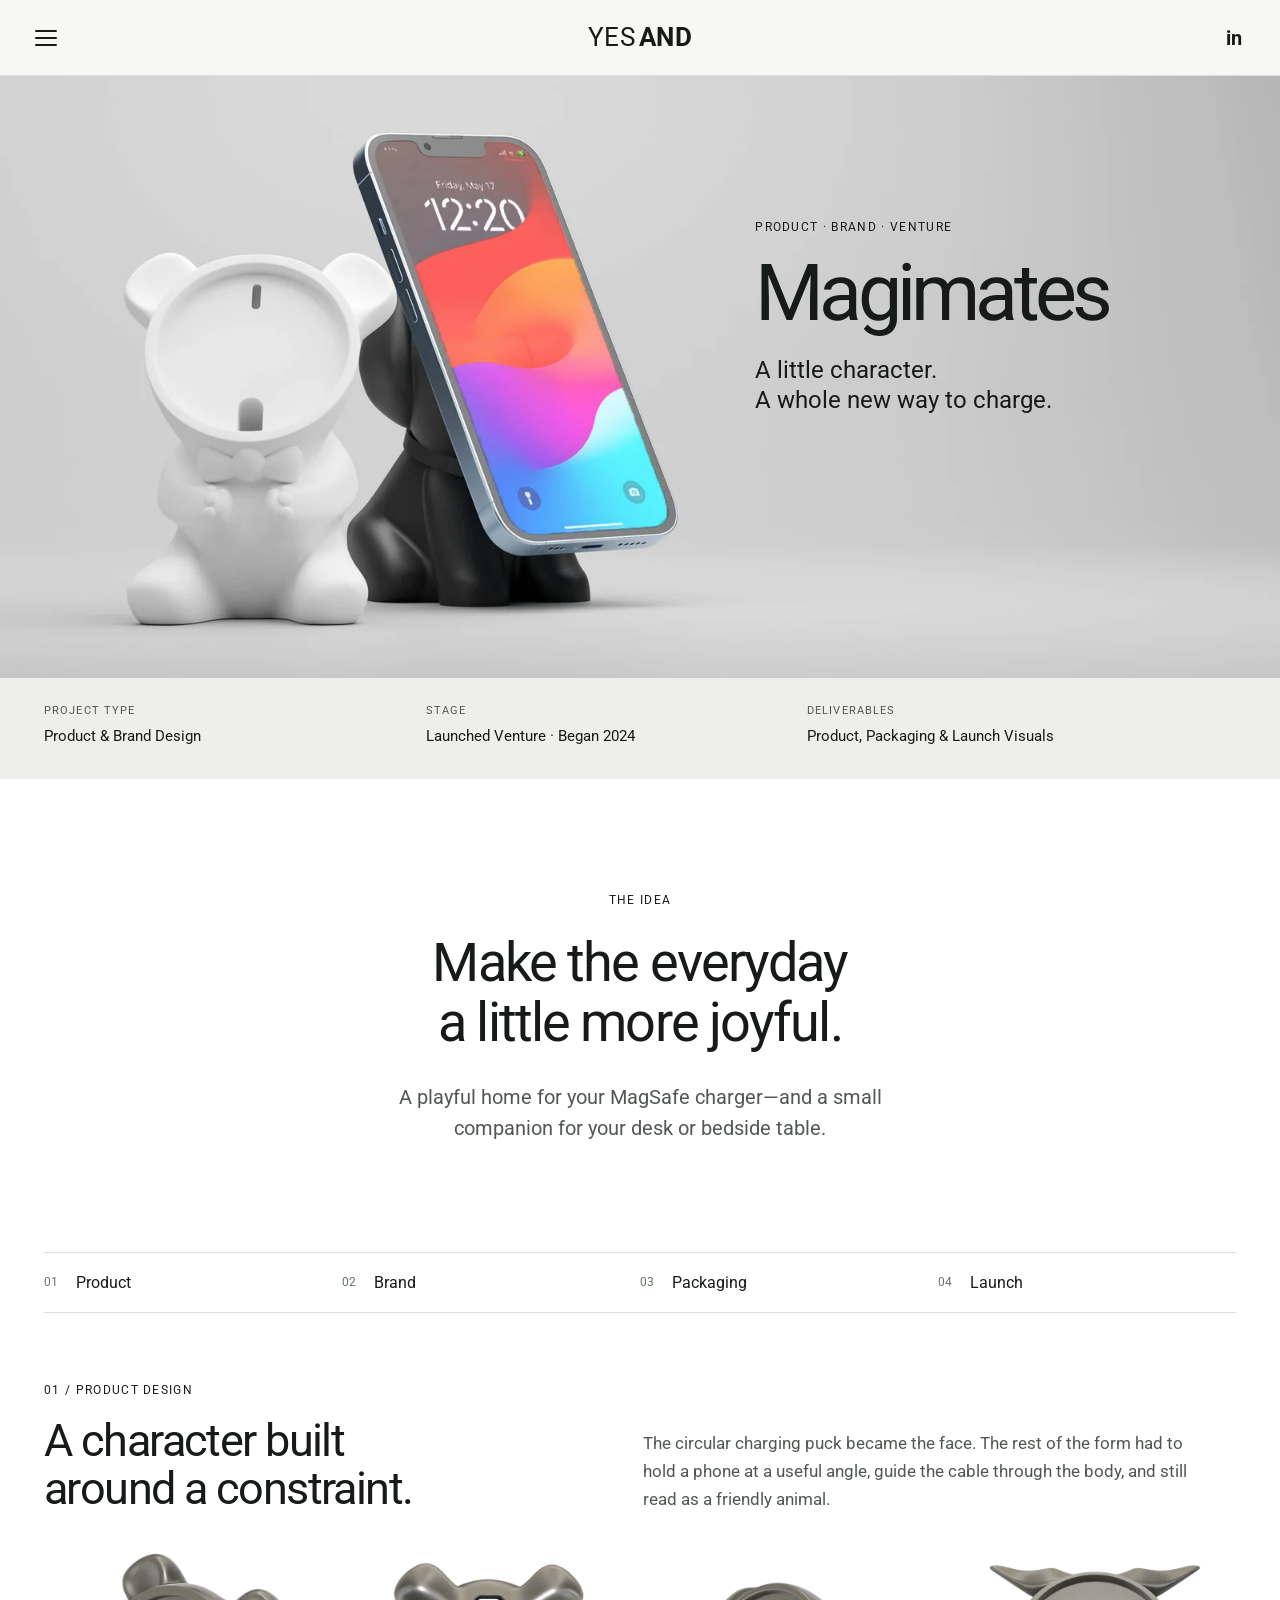
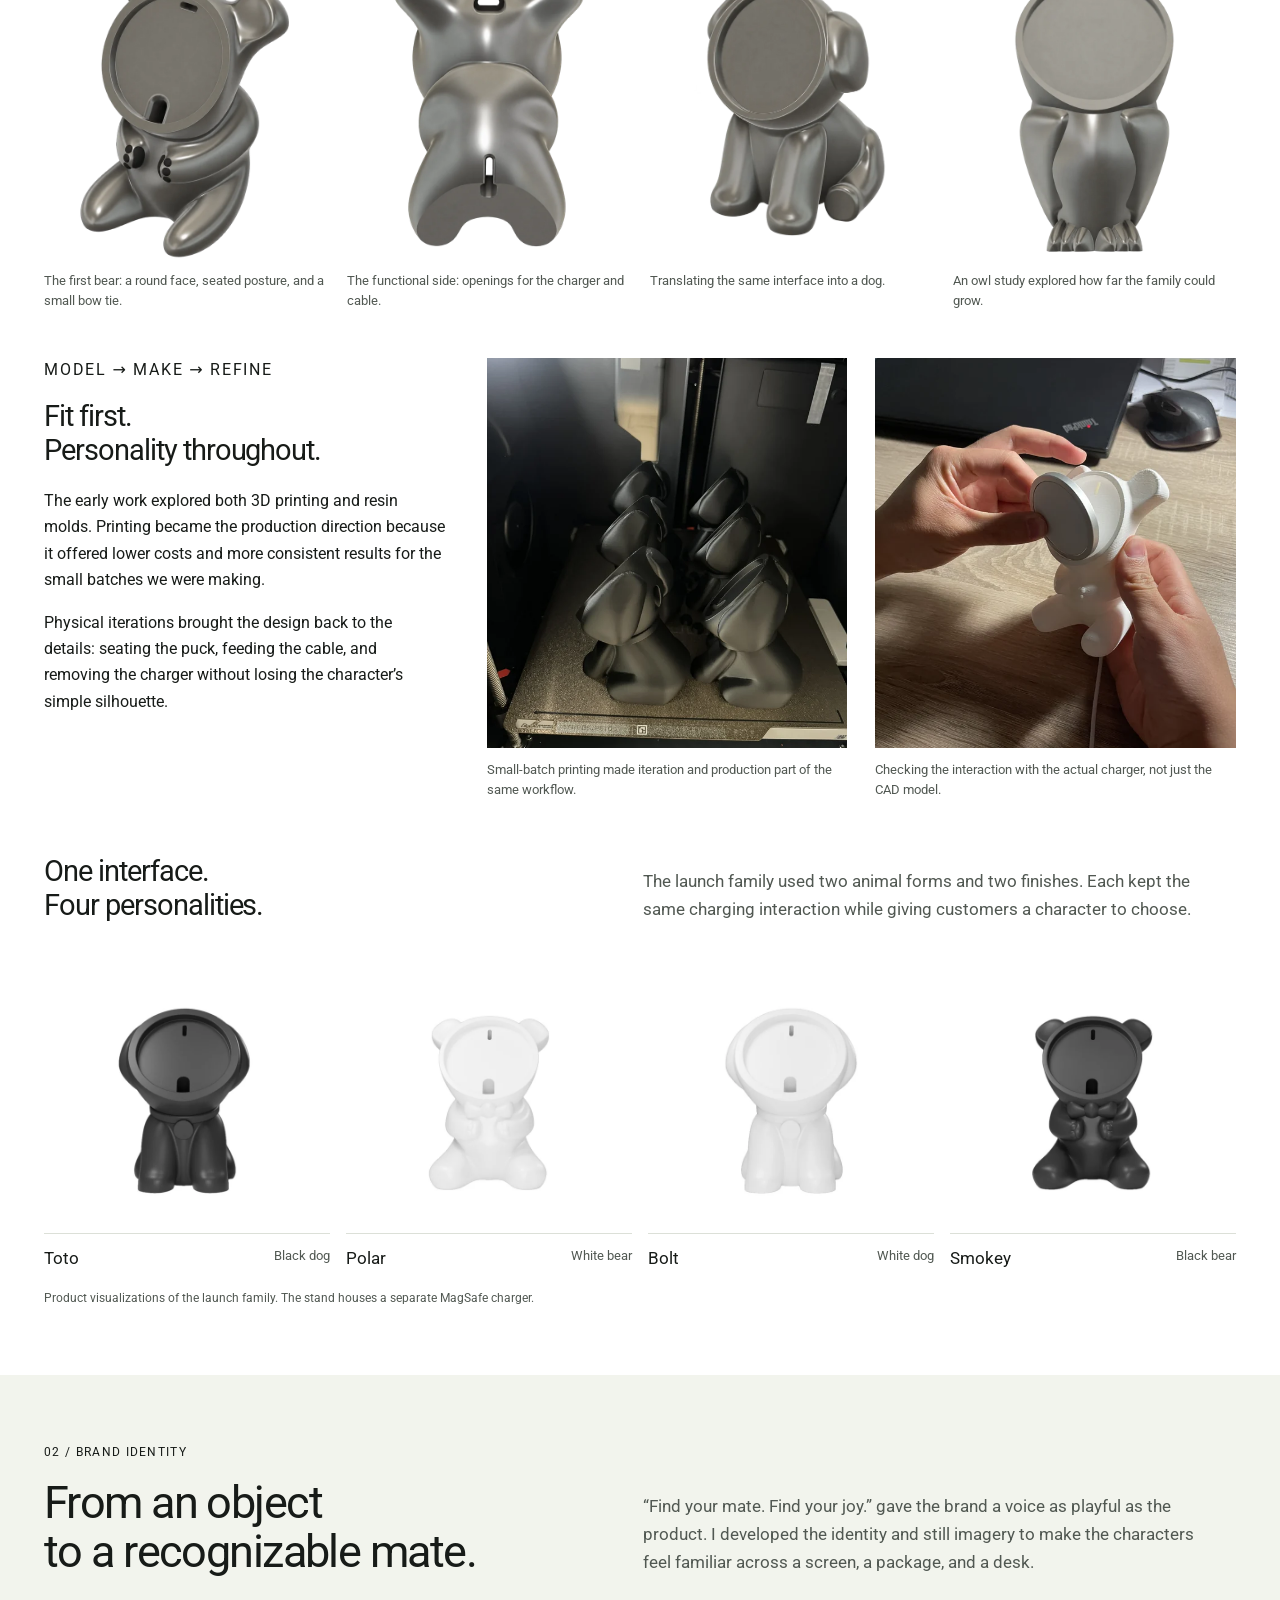
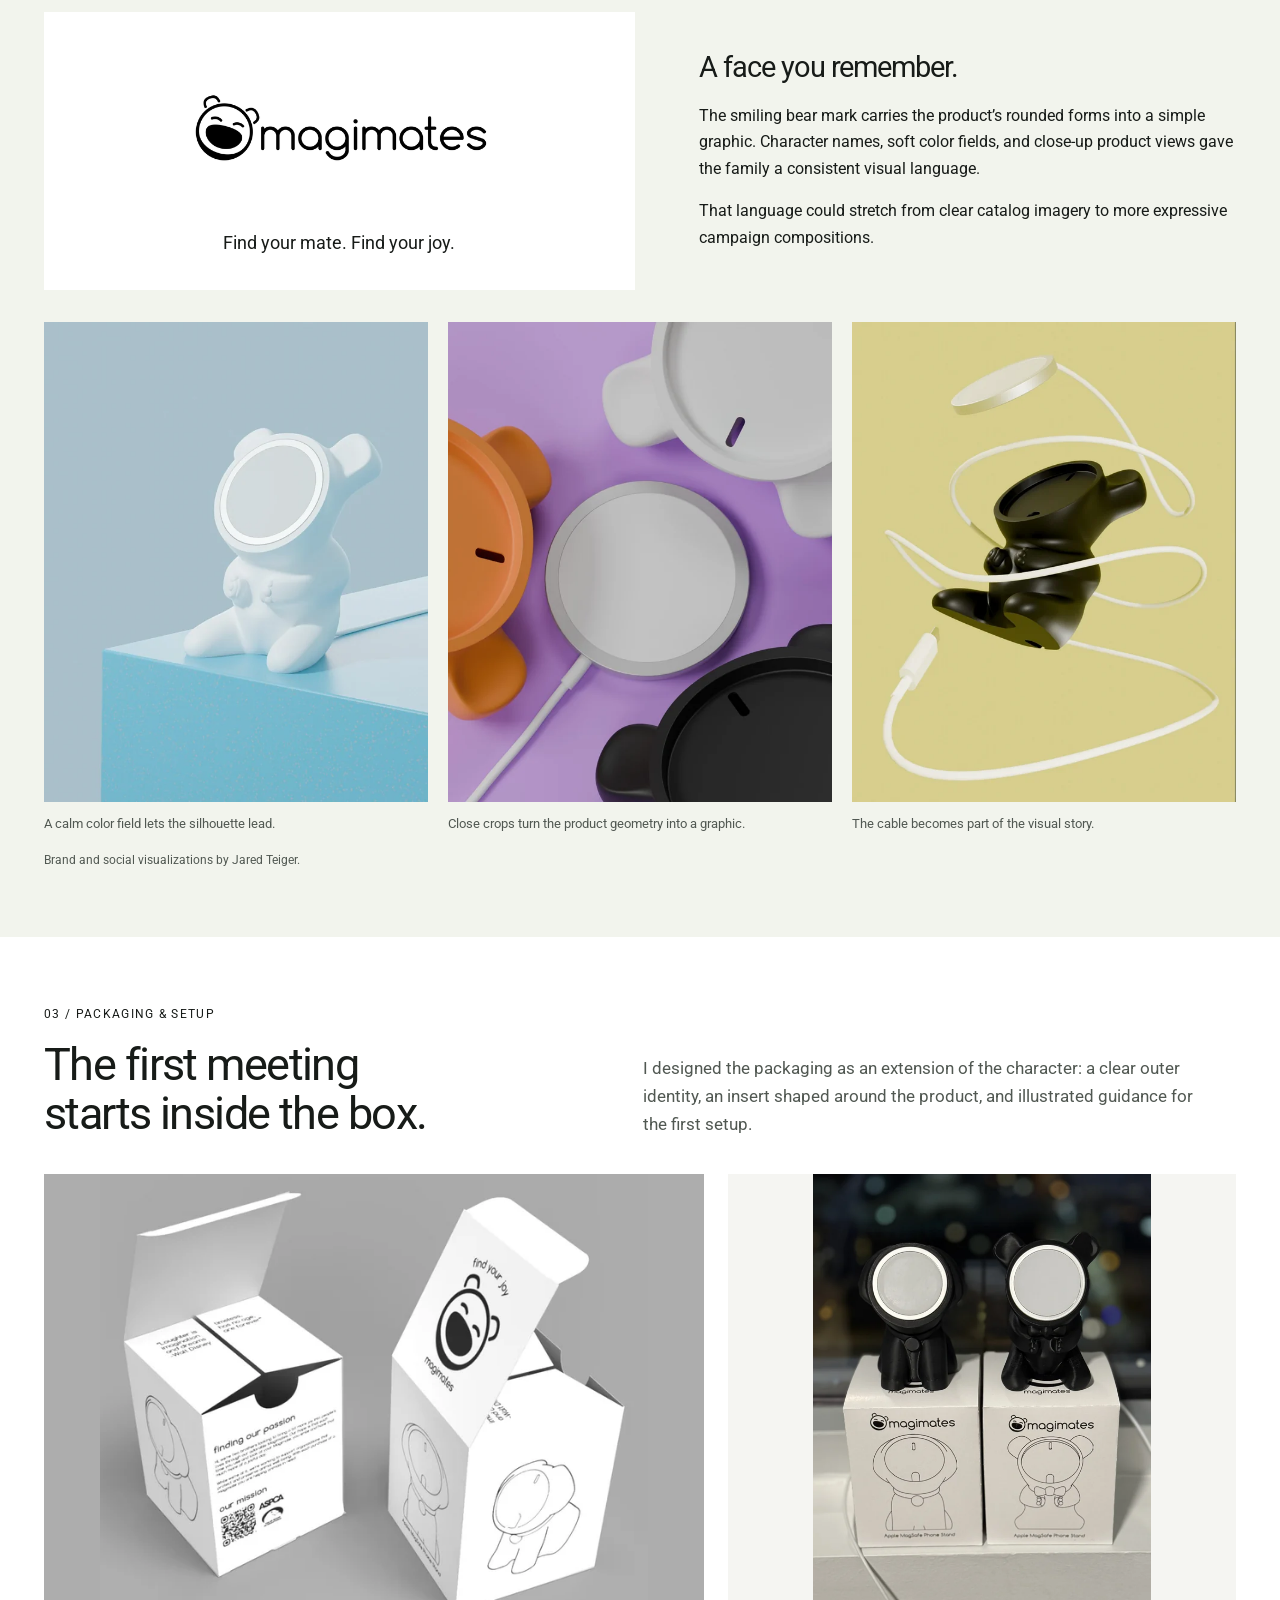
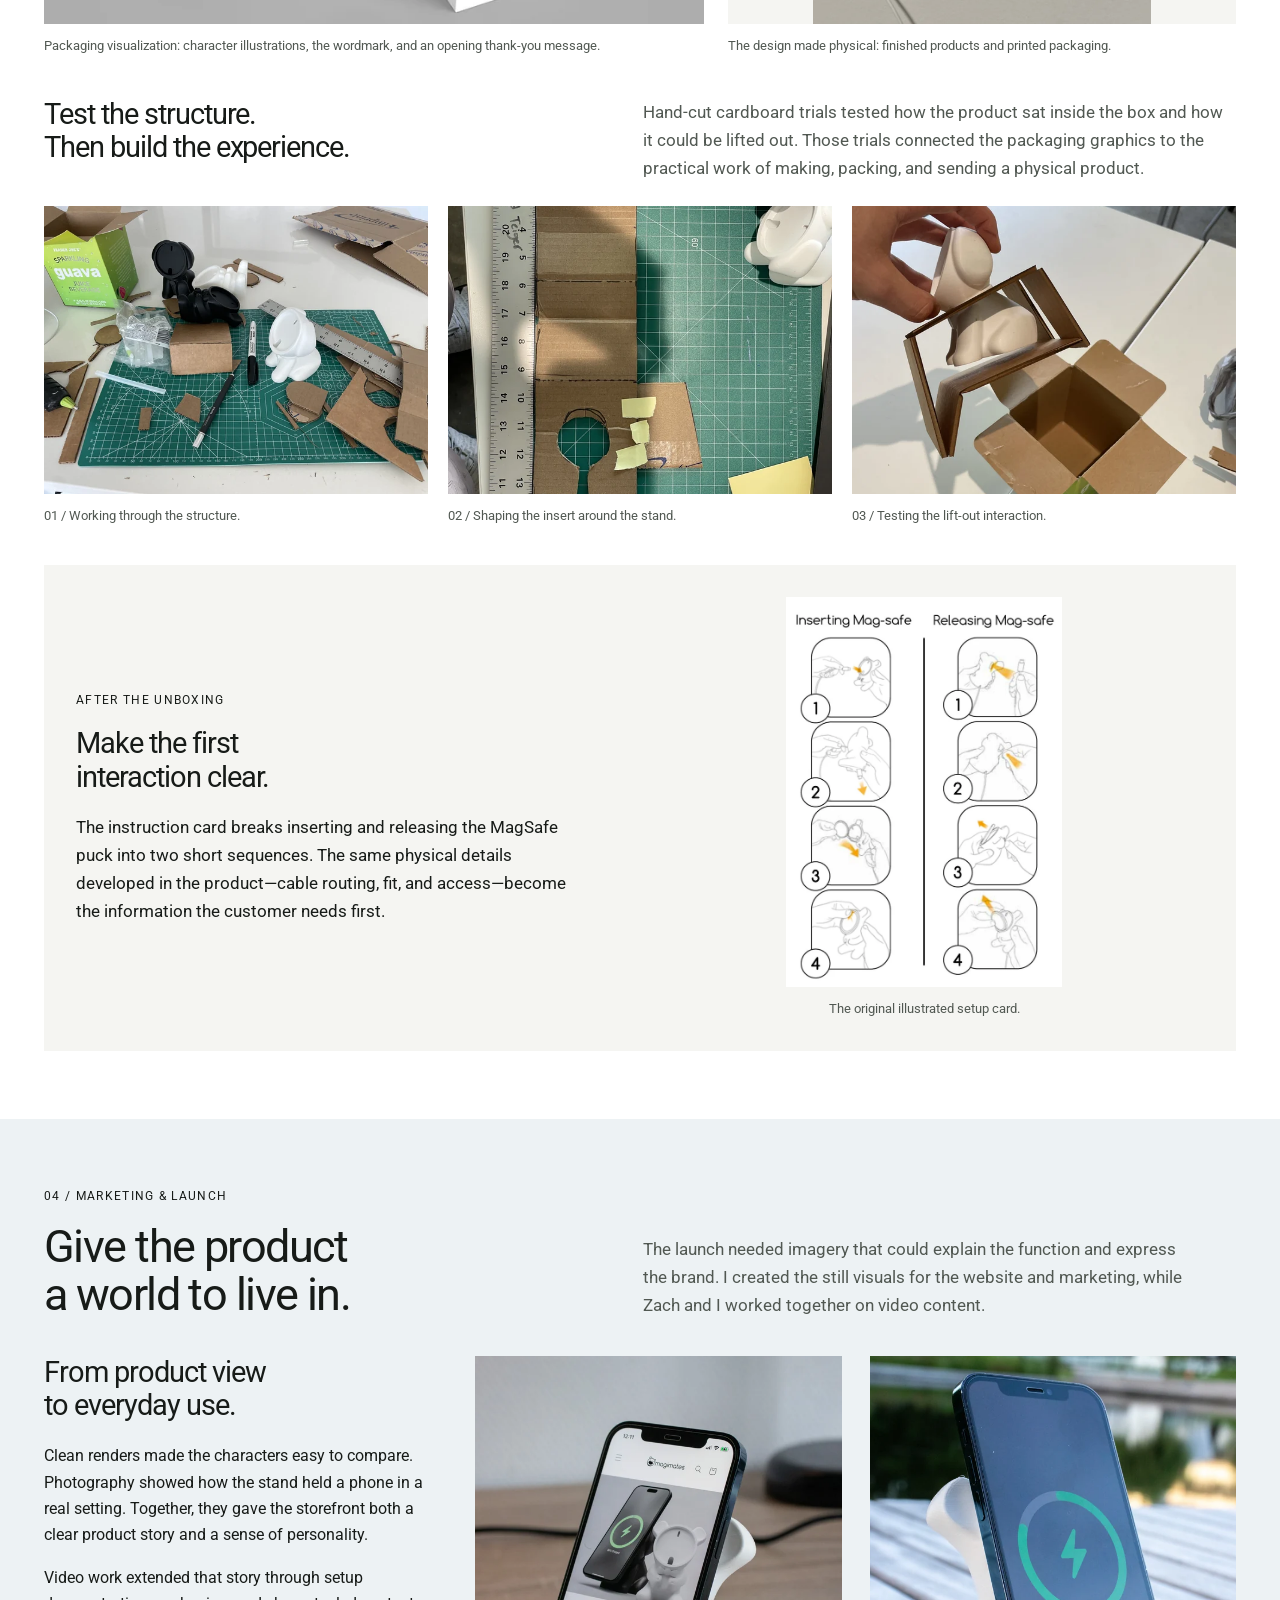
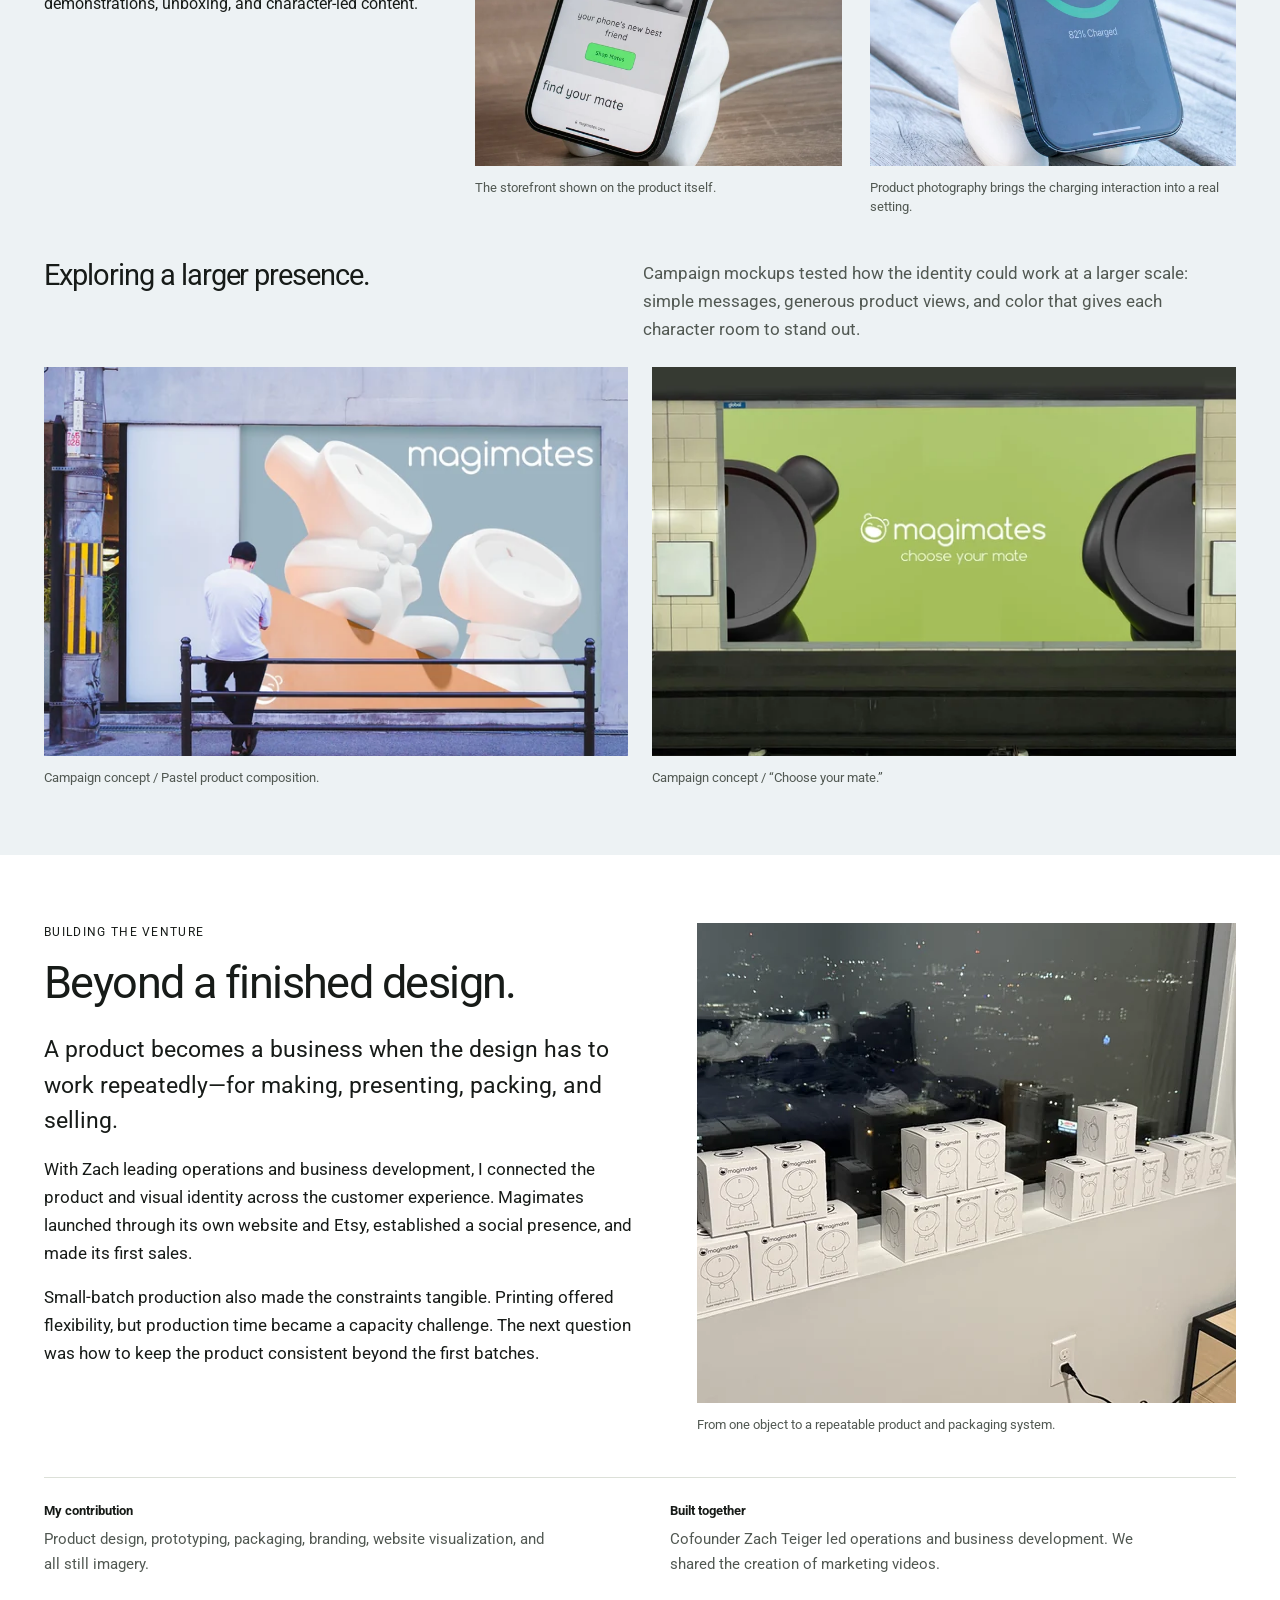
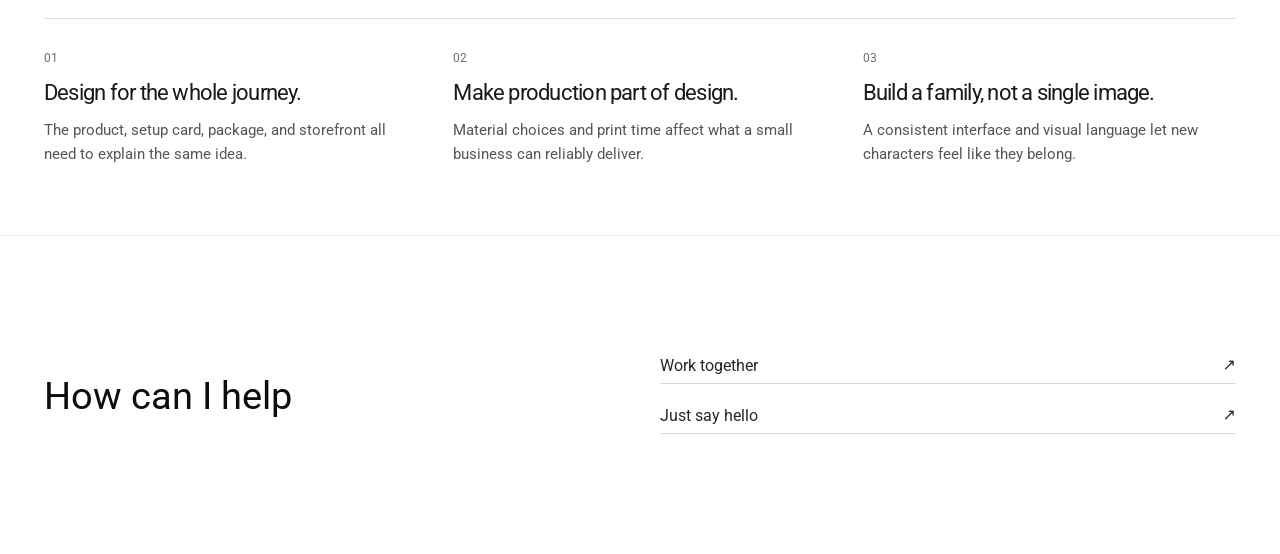
<file: project-magimates.html>
<!doctype html>
<html lang="en">
<head>
  <meta charset="UTF-8">
  <meta name="viewport" content="width=device-width,initial-scale=1">
  <title>Magimates — YES AND DESIGN STUDIO</title>
  <meta name="description" content="From a playful MagSafe stand to a launched brand. Jared Teiger’s Magimates case study spans product design, prototyping, branding, packaging, and launch visuals.">
  <meta name="author" content="Jared Teiger — YES AND DESIGN STUDIO">
  <link rel="canonical" href="https://www.yesanddesign.studio/project-magimates.html">
  <meta property="og:title" content="Magimates | YES AND DESIGN STUDIO">
  <meta property="og:description" content="Building a product, a character family, and a business around a little everyday joy.">
  <meta property="og:type" content="article">
  <meta property="og:url" content="https://www.yesanddesign.studio/project-magimates.html">
  <meta property="og:image" content="https://www.yesanddesign.studio/assets/magimates/hero-1600.webp">
  <meta property="og:image:alt" content="White and black bear-shaped Magimates stands, one holding an iPhone.">
  <meta name="twitter:card" content="summary_large_image">
  <link rel="preconnect" href="https://fonts.googleapis.com">
  <link rel="preconnect" href="https://fonts.gstatic.com" crossorigin>
  <link href="https://fonts.googleapis.com/css2?family=Roboto:wght@400;700&display=swap" rel="stylesheet">
  <link rel="stylesheet" href="./styles.css">
  <link rel="stylesheet" href="./magimates.css">
  <link rel="stylesheet" href="./case-study-footer.css">
</head>
<body data-page="project" class="magimates-page">
  <a class="mg-skip" href="#project-content">Skip to case study</a>
  <header class="nav nav--overlay" id="nav">
    <div class="nav__bar" id="navBar">
      <button class="icon-btn burger" id="menuBtn" aria-label="Open menu" aria-expanded="false" aria-controls="menuOverlay">
        <span class="burger__line"></span>
        <span class="burger__line"></span>
        <span class="burger__line"></span>
      </button>

      <a class="brand" href="./index.html" aria-label="Go to home">
        <span class="brand__first">YES</span><span class="brand__last">AND</span>
      </a>

      <a class="icon-btn linkedin" href="https://www.linkedin.com/in/jared-teiger/" target="_blank" rel="noopener" aria-label="LinkedIn">
        in
      </a>
    </div>
  </header>
  <main id="project-content">
    <section class="mg-hero" aria-labelledby="project-title">
      <div class="mg-wrap mg-hero-heading">
        <div><p class="mg-kicker">Product · Brand · Venture</p><h1 id="project-title">Magimates</h1></div>
        <p class="mg-hero-line">A little character.<br> A whole new way to charge.</p>
      </div>
      <div class="mg-hero-art"><img src="./assets/magimates/hero-1920.webp" srcset="./assets/magimates/hero-800.webp 800w, ./assets/magimates/hero-1600.webp 1600w, ./assets/magimates/hero-1920.webp 1920w" sizes="100vw" width="1920" height="1080" alt="White and black bear-shaped Magimates stands, one holding an iPhone." loading="eager" fetchpriority="high"></div>
      <dl class="mg-wrap mg-meta">
        <div><dt>Project type</dt><dd>Product &amp; Brand Design</dd></div>
        <div><dt>Stage</dt><dd>Launched Venture · Began 2024</dd></div>
        <div><dt>Deliverables</dt><dd>Product, Packaging &amp; Launch Visuals</dd></div>
      </dl>
    </section>

    <section class="mg-wrap mg-intro" aria-labelledby="intro-title">
      <p class="mg-kicker">The idea</p>
      <h2 id="intro-title">Make the everyday<br>a little more joyful.</h2>
      <p class="mg-lead">A playful home for your MagSafe charger—and a small companion for your desk or bedside table.</p>
    </section>

    <nav class="mg-chapters mg-wrap" aria-label="Case study chapters"><a href="#product"><span>01</span> Product</a><a href="#brand"><span>02</span> Brand</a><a href="#packaging"><span>03</span> Packaging</a><a href="#launch"><span>04</span> Launch</a></nav>

    <section id="product" class="mg-wrap mg-chapter" aria-labelledby="product-title">
      <header class="mg-section-head"><div><p class="mg-kicker">01 / Product design</p><h2 id="product-title">A character built<br>around a constraint.</h2></div><p>The circular charging puck became the face. The rest of the form had to hold a phone at a useful angle, guide the cable through the body, and still read as a friendly animal.</p></header>
      <div class="mg-cad-grid">
        <figure class=""><img src="./assets/magimates/bear-cad-cutout-1161.webp" srcset="./assets/magimates/bear-cad-cutout-640.webp 640w, ./assets/magimates/bear-cad-cutout-1161.webp 1161w" sizes="(max-width: 700px) calc(50vw - 24px), (max-width: 1280px) 25vw, 300px" width="1161" height="1354" alt="Early CAD model of the bear stand with its circular charger recess and bow tie." loading="lazy" decoding="async"><figcaption>The first bear: a round face, seated posture, and a small bow tie.</figcaption></figure>
        <figure class=""><img src="./assets/magimates/rear-cad-cutout-1142.webp" srcset="./assets/magimates/rear-cad-cutout-640.webp 640w, ./assets/magimates/rear-cad-cutout-1142.webp 1142w" sizes="(max-width: 700px) calc(50vw - 24px), (max-width: 1280px) 25vw, 300px" width="1142" height="1378" alt="Rear CAD view showing openings through the bear stand." loading="lazy" decoding="async"><figcaption>The functional side: openings for the charger and cable.</figcaption></figure>
        <figure class=""><img src="./assets/magimates/dog-cad-cutout-1261.webp" srcset="./assets/magimates/dog-cad-cutout-640.webp 640w, ./assets/magimates/dog-cad-cutout-1261.webp 1261w" sizes="(max-width: 700px) calc(50vw - 24px), (max-width: 1280px) 25vw, 300px" width="1261" height="1247" alt="Dog-shaped CAD concept with a circular charger recess and floppy ears." loading="lazy" decoding="async"><figcaption>Translating the same interface into a dog.</figcaption></figure>
        <figure class=""><img src="./assets/magimates/owl-cad-cutout-1139.webp" srcset="./assets/magimates/owl-cad-cutout-640.webp 640w, ./assets/magimates/owl-cad-cutout-1139.webp 1139w" sizes="(max-width: 700px) calc(50vw - 24px), (max-width: 1280px) 25vw, 300px" width="1139" height="1381" alt="Owl-shaped CAD concept with pointed ears and a circular charger recess." loading="lazy" decoding="async"><figcaption>An owl study explored how far the family could grow.</figcaption></figure>
      </div>
      <div class="mg-process-row">
        <div class="mg-process-copy"><p class="mg-kicker">Model → Make → Refine</p><h3>Fit first.<br>Personality throughout.</h3><p>The early work explored both 3D printing and resin molds. Printing became the production direction because it offered lower costs and more consistent results for the small batches we were making.</p><p>Physical iterations brought the design back to the details: seating the puck, feeding the cable, and removing the charger without losing the character’s simple silhouette.</p></div>
        <figure class=""><img src="./assets/magimates/printing-1440.webp" srcset="./assets/magimates/printing-640.webp 640w, ./assets/magimates/printing-1440.webp 1440w" sizes="(max-width: 700px) calc(100vw - 36px), (max-width: 1280px) 50vw, 600px" width="1440" height="1920" alt="Several dark dog-shaped Magimates stands being made together on a 3D printer." loading="lazy" decoding="async"><figcaption>Small-batch printing made iteration and production part of the same workflow.</figcaption></figure>
        <figure class=""><img src="./assets/magimates/fitting-1440.webp" srcset="./assets/magimates/fitting-640.webp 640w, ./assets/magimates/fitting-1440.webp 1440w" sizes="(max-width: 700px) calc(100vw - 36px), (max-width: 1280px) 50vw, 600px" width="1440" height="1440" alt="Hands fitting a MagSafe charging puck into the white bear stand." loading="lazy" decoding="async"><figcaption>Checking the interaction with the actual charger, not just the CAD model.</figcaption></figure>
      </div>
      <div class="mg-family-head"><h3>One interface.<br>Four personalities.</h3><p>The launch family used two animal forms and two finishes. Each kept the same charging interaction while giving customers a character to choose.</p></div>
      <div class="mg-family-grid">
        <figure class=""><img src="./assets/magimates/toto-906.webp" srcset="./assets/magimates/toto-640.webp 640w, ./assets/magimates/toto-906.webp 906w" sizes="(max-width: 700px) calc(50vw - 24px), (max-width: 1280px) 25vw, 300px" width="906" height="906" alt="Black dog-shaped Magimates stand rendered on white." loading="lazy" decoding="async"><figcaption><strong>Toto</strong><span>Black dog</span></figcaption></figure>
        <figure class=""><img src="./assets/magimates/polar-906.webp" srcset="./assets/magimates/polar-640.webp 640w, ./assets/magimates/polar-906.webp 906w" sizes="(max-width: 700px) calc(50vw - 24px), (max-width: 1280px) 25vw, 300px" width="906" height="906" alt="White bear-shaped Magimates stand rendered on white." loading="lazy" decoding="async"><figcaption><strong>Polar</strong><span>White bear</span></figcaption></figure>
        <figure class=""><img src="./assets/magimates/bolt-906.webp" srcset="./assets/magimates/bolt-640.webp 640w, ./assets/magimates/bolt-906.webp 906w" sizes="(max-width: 700px) calc(50vw - 24px), (max-width: 1280px) 25vw, 300px" width="906" height="906" alt="White dog-shaped Magimates stand rendered on white." loading="lazy" decoding="async"><figcaption><strong>Bolt</strong><span>White dog</span></figcaption></figure>
        <figure class=""><img src="./assets/magimates/smokey-906.webp" srcset="./assets/magimates/smokey-640.webp 640w, ./assets/magimates/smokey-906.webp 906w" sizes="(max-width: 700px) calc(50vw - 24px), (max-width: 1280px) 25vw, 300px" width="906" height="906" alt="Black bear-shaped Magimates stand rendered on white." loading="lazy" decoding="async"><figcaption><strong>Smokey</strong><span>Black bear</span></figcaption></figure>
      </div>
      <p class="mg-note">Product visualizations of the launch family. The stand houses a separate MagSafe charger.</p>
    </section>

    <section id="brand" class="mg-band" aria-labelledby="brand-title"><div class="mg-wrap mg-chapter">
      <header class="mg-section-head"><div><p class="mg-kicker">02 / Brand identity</p><h2 id="brand-title">From an object<br>to a recognizable mate.</h2></div><p>“Find your mate. Find your joy.” gave the brand a voice as playful as the product. I developed the identity and still imagery to make the characters feel familiar across a screen, a package, and a desk.</p></header>
      <div class="mg-brand-row"><div class="mg-brand-mark"><img src="./assets/magimates/logo-1440.webp" srcset="./assets/magimates/logo-640.webp 640w, ./assets/magimates/logo-1440.webp 1440w" sizes="(max-width: 700px) calc(100vw - 36px), (max-width: 1280px) 50vw, 600px" width="1440" height="720" alt="Magimates wordmark with a smiling bear symbol." loading="lazy" decoding="async"><p>Find your mate. Find your joy.</p></div><div class="mg-brand-copy"><h3>A face you remember.</h3><p>The smiling bear mark carries the product’s rounded forms into a simple graphic. Character names, soft color fields, and close-up product views gave the family a consistent visual language.</p><p>That language could stretch from clear catalog imagery to more expressive campaign compositions.</p></div></div>
      <div class="mg-social-grid">
        <figure class=""><img src="./assets/magimates/social-polar-1080.webp" srcset="./assets/magimates/social-polar-640.webp 640w, ./assets/magimates/social-polar-1080.webp 1080w" sizes="(max-width: 700px) calc(100vw - 36px), (max-width: 1280px) 33vw, 400px" width="1080" height="1350" alt="White bear charging stand on a blue plinth against a pastel blue background." loading="lazy" decoding="async"><figcaption>A calm color field lets the silhouette lead.</figcaption></figure>
        <figure class=""><img src="./assets/magimates/social-detail-1080.webp" srcset="./assets/magimates/social-detail-640.webp 640w, ./assets/magimates/social-detail-1080.webp 1080w" sizes="(max-width: 700px) calc(100vw - 36px), (max-width: 1280px) 33vw, 400px" width="1080" height="1350" alt="Close-up composition of several bear stand faces on a purple background." loading="lazy" decoding="async"><figcaption>Close crops turn the product geometry into a graphic.</figcaption></figure>
        <figure class=""><img src="./assets/magimates/social-smokey-1080.webp" srcset="./assets/magimates/social-smokey-640.webp 640w, ./assets/magimates/social-smokey-1080.webp 1080w" sizes="(max-width: 700px) calc(100vw - 36px), (max-width: 1280px) 33vw, 400px" width="1080" height="1350" alt="Dark bear stand floating with a charging cable against a pale yellow background." loading="lazy" decoding="async"><figcaption>The cable becomes part of the visual story.</figcaption></figure>
      </div>
      <p class="mg-note">Brand and social visualizations by Jared Teiger.</p>
    </div></section>

    <section id="packaging" class="mg-wrap mg-chapter" aria-labelledby="packaging-title">
      <header class="mg-section-head"><div><p class="mg-kicker">03 / Packaging &amp; setup</p><h2 id="packaging-title">The first meeting<br>starts inside the box.</h2></div><p>I designed the packaging as an extension of the character: a clear outer identity, an insert shaped around the product, and illustrated guidance for the first setup.</p></header>
      <div class="mg-pack-feature">
        <figure class=""><img src="./assets/magimates/package-render-1285.webp" srcset="./assets/magimates/package-render-640.webp 640w, ./assets/magimates/package-render-1285.webp 1285w" sizes="(max-width: 700px) calc(100vw - 36px), (max-width: 1280px) 50vw, 600px" width="1285" height="1055" alt="Visualization of two white Magimates boxes with animal line drawings and smiling bear branding." loading="lazy" decoding="async"><figcaption>Packaging visualization: character illustrations, the wordmark, and an opening thank-you message.</figcaption></figure>
        <figure class=""><img src="./assets/magimates/package-final-1440.webp" srcset="./assets/magimates/package-final-640.webp 640w, ./assets/magimates/package-final-1440.webp 1440w" sizes="(max-width: 700px) calc(100vw - 36px), (max-width: 1280px) 50vw, 600px" width="1440" height="1920" alt="Finished black dog and bear Magimates stands sitting on their printed boxes." loading="lazy" decoding="async"><figcaption>The design made physical: finished products and printed packaging.</figcaption></figure>
      </div>
      <div class="mg-subhead"><h3>Test the structure.<br>Then build the experience.</h3><p>Hand-cut cardboard trials tested how the product sat inside the box and how it could be lifted out. Those trials connected the packaging graphics to the practical work of making, packing, and sending a physical product.</p></div>
      <div class="mg-pack-process">
        <figure class=""><img src="./assets/magimates/package-work-1440.webp" srcset="./assets/magimates/package-work-640.webp 640w, ./assets/magimates/package-work-1440.webp 1440w" sizes="(max-width: 700px) calc(100vw - 36px), (max-width: 1280px) 33vw, 400px" width="1440" height="1080" alt="Cutting mat with cardboard packaging studies, tools, and several Magimates stands." loading="lazy" decoding="async"><figcaption>01 / Working through the structure.</figcaption></figure>
        <figure class=""><img src="./assets/magimates/package-insert-1440.webp" srcset="./assets/magimates/package-insert-640.webp 640w, ./assets/magimates/package-insert-1440.webp 1440w" sizes="(max-width: 700px) calc(100vw - 36px), (max-width: 1280px) 33vw, 400px" width="1440" height="1920" alt="Flat cardboard insert with cutouts and fold lines beside a ruler." loading="lazy" decoding="async"><figcaption>02 / Shaping the insert around the stand.</figcaption></figure>
        <figure class=""><img src="./assets/magimates/package-fit-1440.webp" srcset="./assets/magimates/package-fit-640.webp 640w, ./assets/magimates/package-fit-1440.webp 1440w" sizes="(max-width: 700px) calc(100vw - 36px), (max-width: 1280px) 33vw, 400px" width="1440" height="1920" alt="A hand lifting a Magimates stand and its cardboard insert out of a box." loading="lazy" decoding="async"><figcaption>03 / Testing the lift-out interaction.</figcaption></figure>
      </div>
      <div class="mg-setup-row"><div><p class="mg-kicker">After the unboxing</p><h3>Make the first<br>interaction clear.</h3><p>The instruction card breaks inserting and releasing the MagSafe puck into two short sequences. The same physical details developed in the product—cable routing, fit, and access—become the information the customer needs first.</p></div><figure class=""><img src="./assets/magimates/instructions-992.webp" srcset="./assets/magimates/instructions-640.webp 640w, ./assets/magimates/instructions-992.webp 992w" sizes="(max-width: 700px) calc(100vw - 36px), (max-width: 1280px) 50vw, 600px" width="992" height="1400" alt="Illustrated four-step instructions for inserting and releasing a MagSafe charger from the bear stand." loading="lazy" decoding="async"><figcaption>The original illustrated setup card.</figcaption></figure></div>
    </section>

    <section id="launch" class="mg-band mg-band--blue" aria-labelledby="launch-title"><div class="mg-wrap mg-chapter">
      <header class="mg-section-head"><div><p class="mg-kicker">04 / Marketing &amp; launch</p><h2 id="launch-title">Give the product<br>a world to live in.</h2></div><p>The launch needed imagery that could explain the function and express the brand. I created the still visuals for the website and marketing, while Zach and I worked together on video content.</p></header>
      <div class="mg-launch-row"><div><h3>From product view<br>to everyday use.</h3><p>Clean renders made the characters easy to compare. Photography showed how the stand held a phone in a real setting. Together, they gave the storefront both a clear product story and a sense of personality.</p><p>Video work extended that story through setup demonstrations, unboxing, and character-led content.</p></div><figure class=""><img src="./assets/magimates/website-1440.webp" srcset="./assets/magimates/website-640.webp 640w, ./assets/magimates/website-1440.webp 1440w" sizes="(max-width: 700px) calc(100vw - 36px), (max-width: 1280px) 50vw, 600px" width="1440" height="2160" alt="A white Magimates stand holding a phone displaying the Magimates storefront." loading="lazy" decoding="async"><figcaption>The storefront shown on the product itself.</figcaption></figure><figure class=""><img src="./assets/magimates/lifestyle-1440.webp" srcset="./assets/magimates/lifestyle-640.webp 640w, ./assets/magimates/lifestyle-1440.webp 1440w" sizes="(max-width: 700px) calc(100vw - 36px), (max-width: 1280px) 50vw, 600px" width="1440" height="2160" alt="A white Magimates stand holding a charging phone on an outdoor wooden table." loading="lazy" decoding="async"><figcaption>Product photography brings the charging interaction into a real setting.</figcaption></figure></div>
      <div class="mg-subhead"><h3>Exploring a larger presence.</h3><p>Campaign mockups tested how the identity could work at a larger scale: simple messages, generous product views, and color that gives each character room to stand out.</p></div>
      <div class="mg-campaign-grid">
        <figure class=""><img src="./assets/magimates/campaign-pastel-1440.webp" srcset="./assets/magimates/campaign-pastel-640.webp 640w, ./assets/magimates/campaign-pastel-1440.webp 1440w" sizes="(max-width: 700px) calc(100vw - 36px), (max-width: 1280px) 50vw, 600px" width="1440" height="1152" alt="Concept billboard mockup featuring white bear stands on pastel blocks." loading="lazy" decoding="async"><figcaption>Campaign concept / Pastel product composition.</figcaption></figure>
        <figure class=""><img src="./assets/magimates/campaign-green-1440.webp" srcset="./assets/magimates/campaign-green-640.webp 640w, ./assets/magimates/campaign-green-1440.webp 1440w" sizes="(max-width: 700px) calc(100vw - 36px), (max-width: 1280px) 50vw, 600px" width="1440" height="1080" alt="Concept transit advertisement with black bear stands on a green field and the words choose your mate." loading="lazy" decoding="async"><figcaption>Campaign concept / “Choose your mate.”</figcaption></figure>
      </div>
    </div></section>

    <section class="mg-wrap mg-chapter mg-business" aria-labelledby="business-title">
      <div class="mg-business-main"><div><p class="mg-kicker">Building the venture</p><h2 id="business-title">Beyond a finished design.</h2><p class="mg-lead">A product becomes a business when the design has to work repeatedly—for making, presenting, packing, and selling.</p><p>With Zach leading operations and business development, I connected the product and visual identity across the customer experience. Magimates launched through its own website and Etsy, established a social presence, and made its first sales.</p><p>Small-batch production also made the constraints tangible. Printing offered flexibility, but production time became a capacity challenge. The next question was how to keep the product consistent beyond the first batches.</p></div><figure class=""><img src="./assets/magimates/batch-1440.webp" srcset="./assets/magimates/batch-640.webp 640w, ./assets/magimates/batch-1440.webp 1440w" sizes="(max-width: 700px) calc(100vw - 36px), (max-width: 1280px) 50vw, 600px" width="1440" height="1080" alt="A batch of printed Magimates boxes arranged together by a window." loading="lazy" decoding="async"><figcaption>From one object to a repeatable product and packaging system.</figcaption></figure></div>
      <div class="mg-credits"><div><h3>My contribution</h3><p>Product design, prototyping, packaging, branding, website visualization, and all still imagery.</p></div><div><h3>Built together</h3><p>Cofounder Zach Teiger led operations and business development. We shared the creation of marketing videos.</p></div></div>
      <div class="mg-learning-grid"><div><span>01</span><h3>Design for the whole journey.</h3><p>The product, setup card, package, and storefront all need to explain the same idea.</p></div><div><span>02</span><h3>Make production part of design.</h3><p>Material choices and print time affect what a small business can reliably deliver.</p></div><div><span>03</span><h3>Build a family, not a single image.</h3><p>A consistent interface and visual language let new characters feel like they belong.</p></div></div>
    </section>
  </main>
  <section class="menu" id="menuOverlay" aria-hidden="true">
    <div class="menu__inner" role="dialog" aria-modal="true" aria-label="Menu">
      <div class="menu__left">
        <div class="menu__toprow">
          <button class="icon-btn close" id="closeBtn" aria-label="Close menu">
            <span class="close__line"></span>
            <span class="close__line"></span>
          </button>
        </div>

        <nav class="menu__nav" aria-label="Primary">
          <a class="menu__link" href="./about.html" data-preview="./assets/about.jpg">About Me</a>
          <a class="menu__link" href="./what-i-do.html" data-preview="./assets/process.jpg">What I Do</a>
          <a class="menu__link" href="./contact.html" data-preview="./assets/get-in-touch.jpg">Get in Touch</a>

          <div class="menu__section-title">CASE STUDIES</div>

          <a class="pill" href="./project-star-wars.html" data-preview="./assets/star-wars.jpg">Star Wars</a>
          <a class="pill" href="./project-fellow.html" data-preview="./assets/Fellow_image_18.jpg">Fellow</a>
          <a class="pill" href="./project-magimates.html" aria-current="page" data-preview="./assets/magimates.jpg">Magimates</a>
          <a class="pill" href="./project-helloreal.html" data-preview="./assets/helloreal.jpg">Helloreal</a>
          <a class="pill" href="./project-nightflare.html" data-preview="./assets/nightflare.jpg">Nightflare</a>
          <a class="pill" href="./project-sapele-serenade.html" data-preview="./assets/sapele-serenade.jpg">Sapele Serenade</a>
          <a class="pill" href="./project-social-queue.html" data-preview="./assets/social-queue.jpg">Social Queue</a>
        </nav>
      </div>

      <div class="menu__right">
        <div class="preview" id="menuPreview" role="img" aria-label="Project preview"></div>
      </div>
    </div>

    <button class="menu__backdrop" id="backdropBtn" aria-label="Close menu (backdrop)"></button>
  </section>
    <footer class="site-cta" aria-labelledby="footer-title">
    <div class="site-cta__inner">
      <h2 class="site-cta__title" id="footer-title">How can I help</h2>
      <div class="site-cta__links">
        <a href="./contact.html" class="site-cta__link"><span>Work together</span><span class="site-cta__arrow" aria-hidden="true">↗</span></a>
        <a href="./contact.html" class="site-cta__link"><span>Just say hello</span><span class="site-cta__arrow" aria-hidden="true">↗</span></a>
      </div>
    </div>
  </footer>

  <script src="./script.js" defer></script>
</body>
</html>
</file>
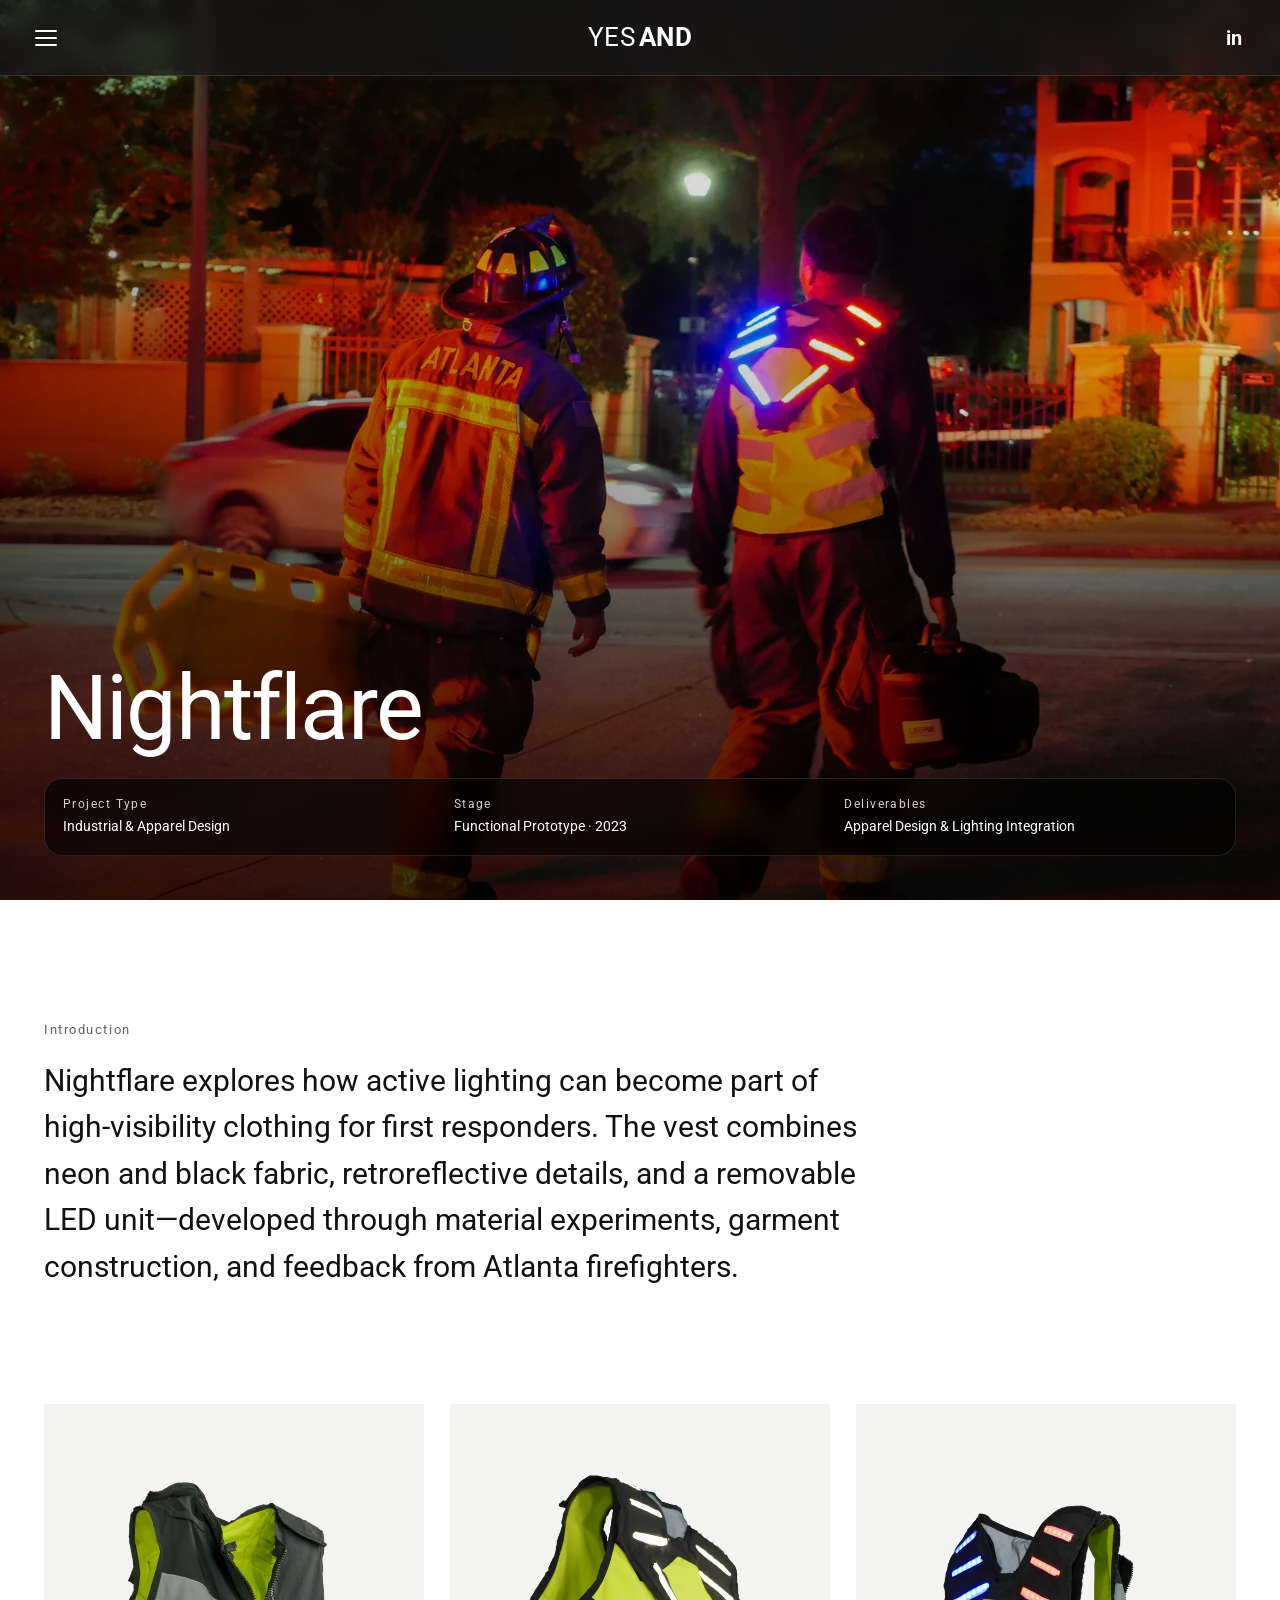
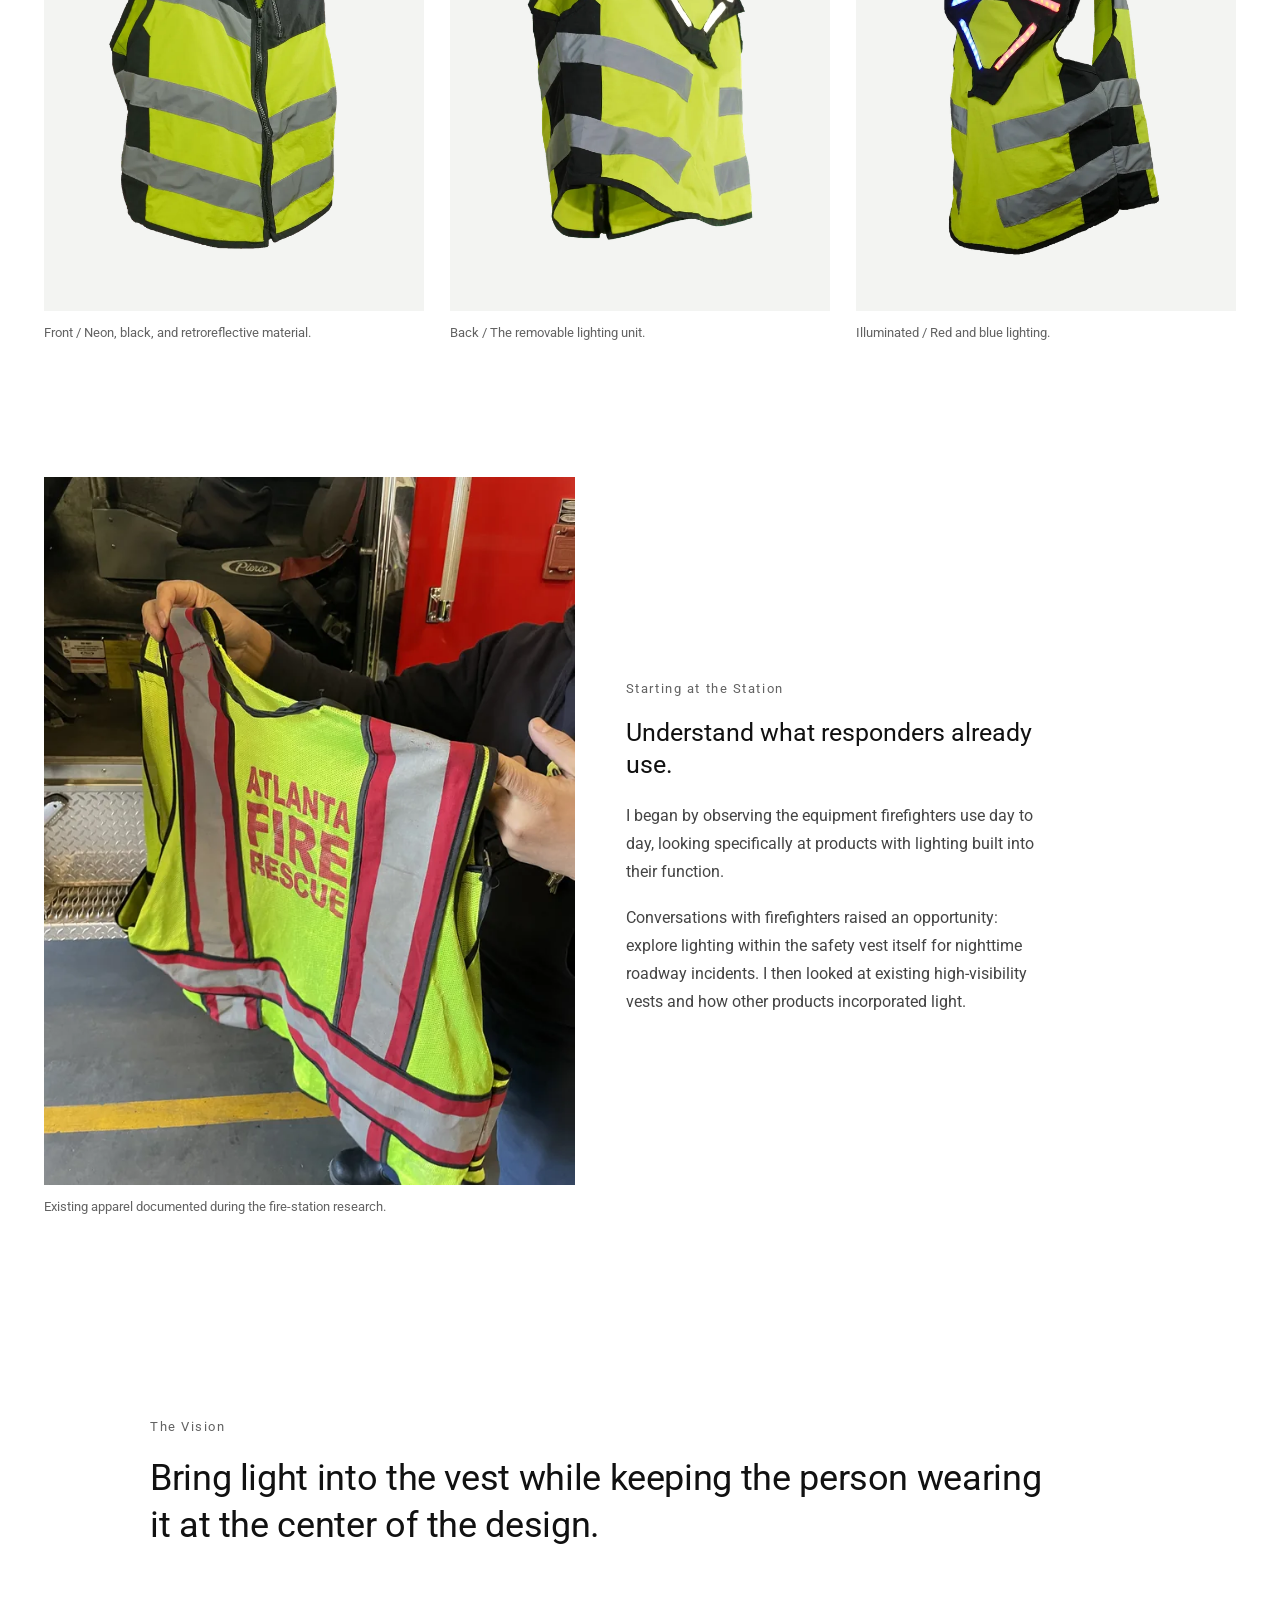
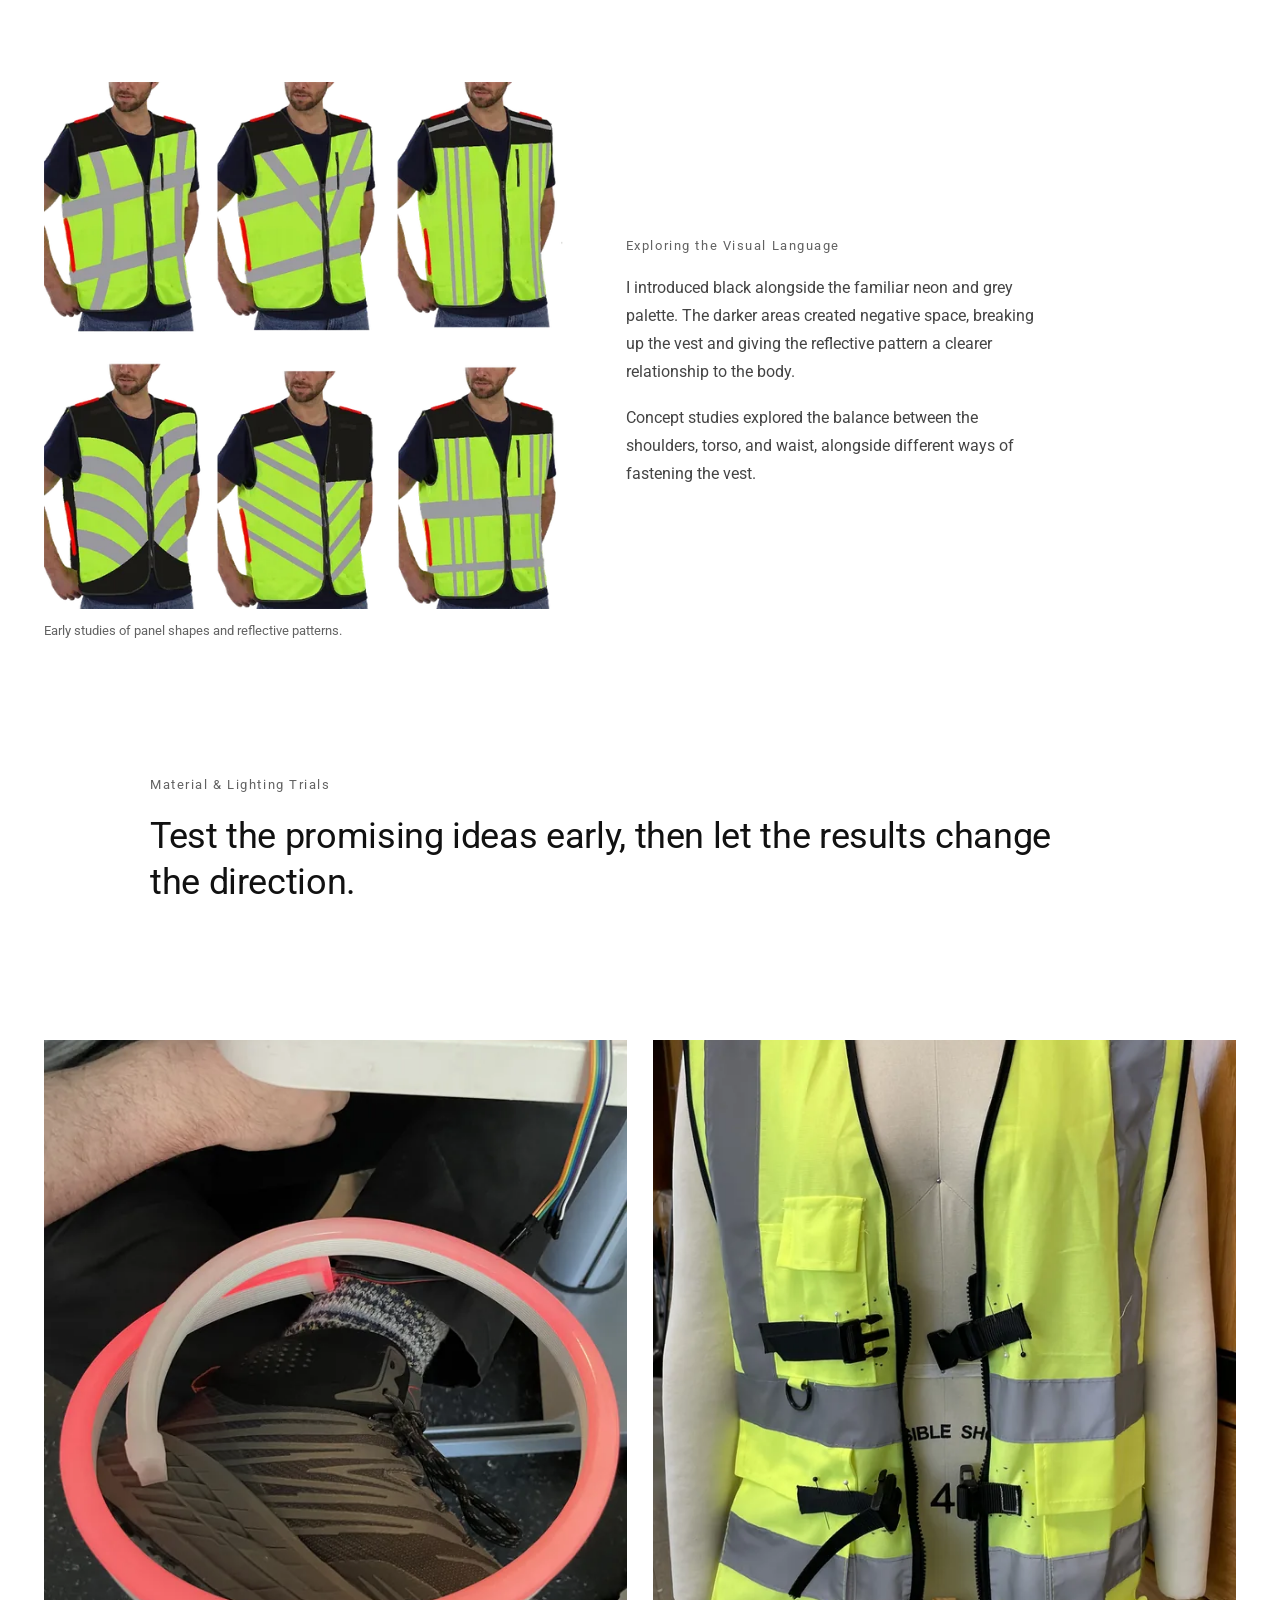
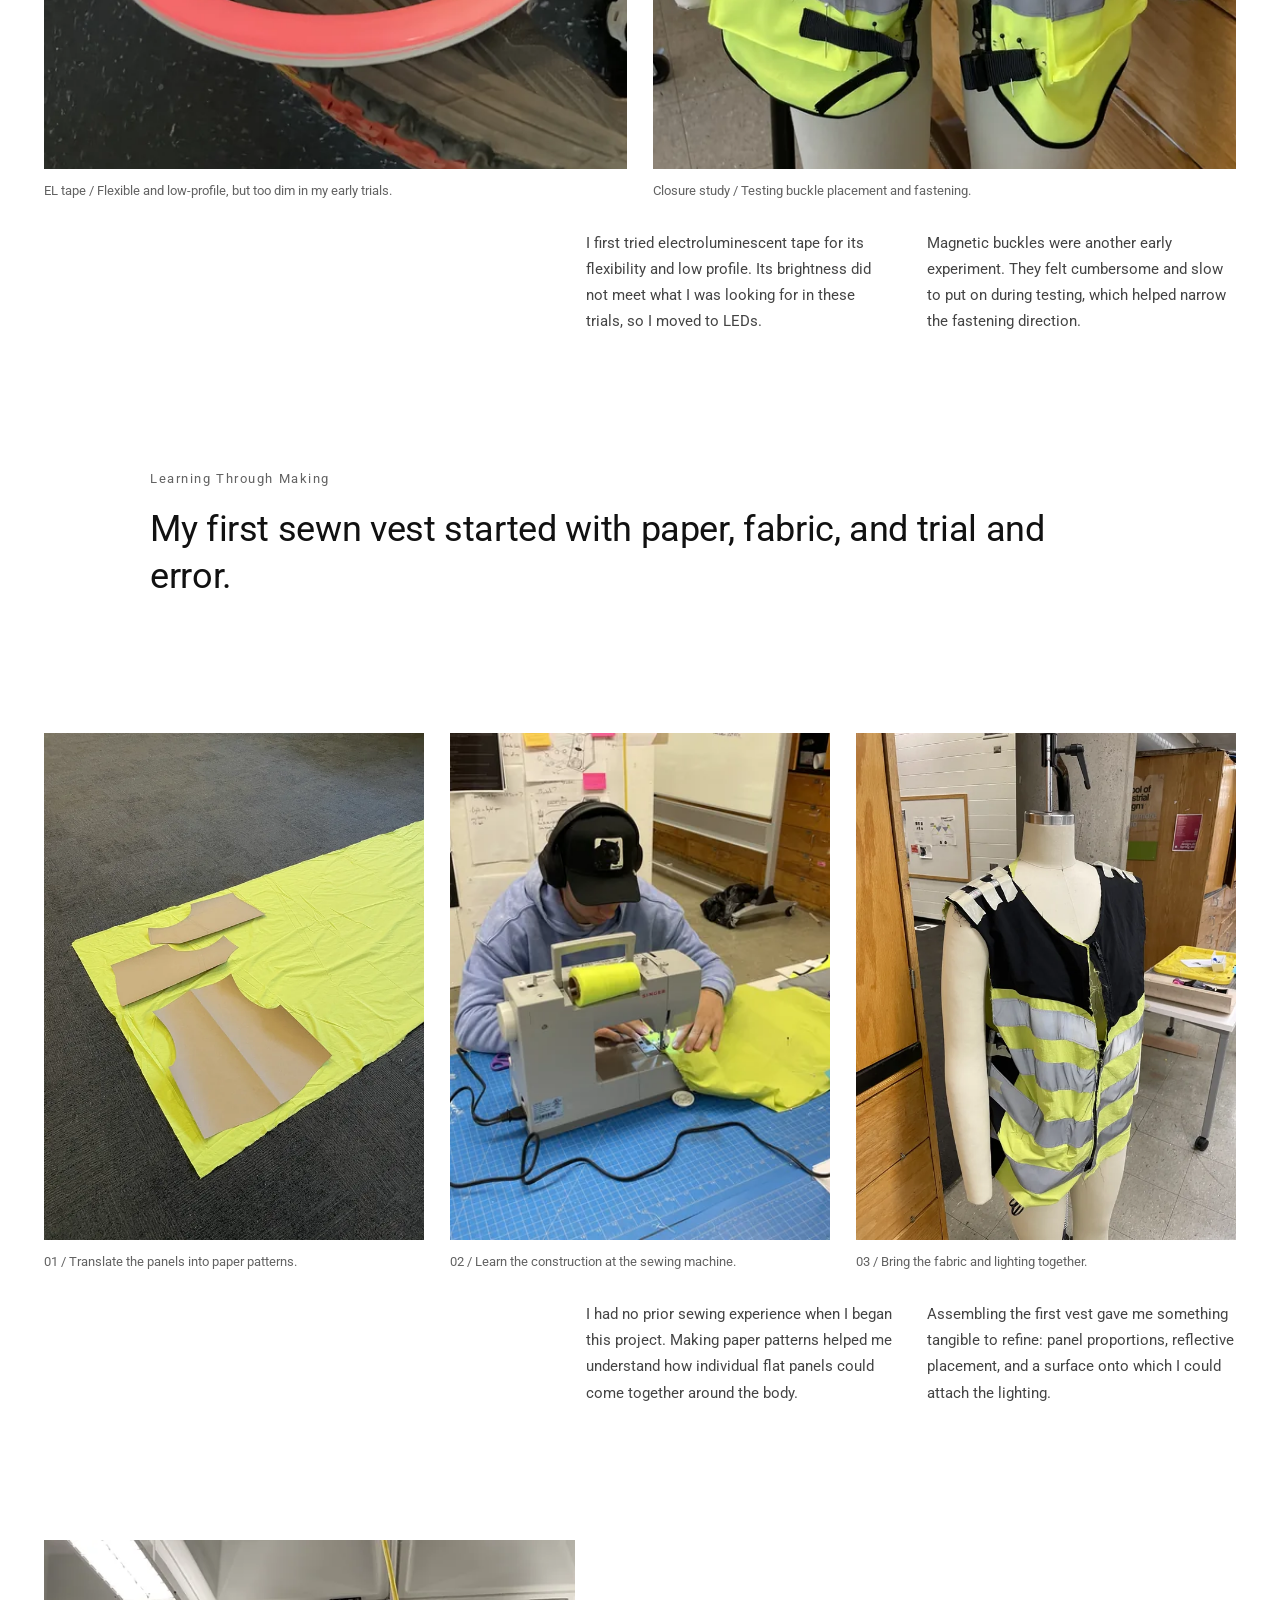
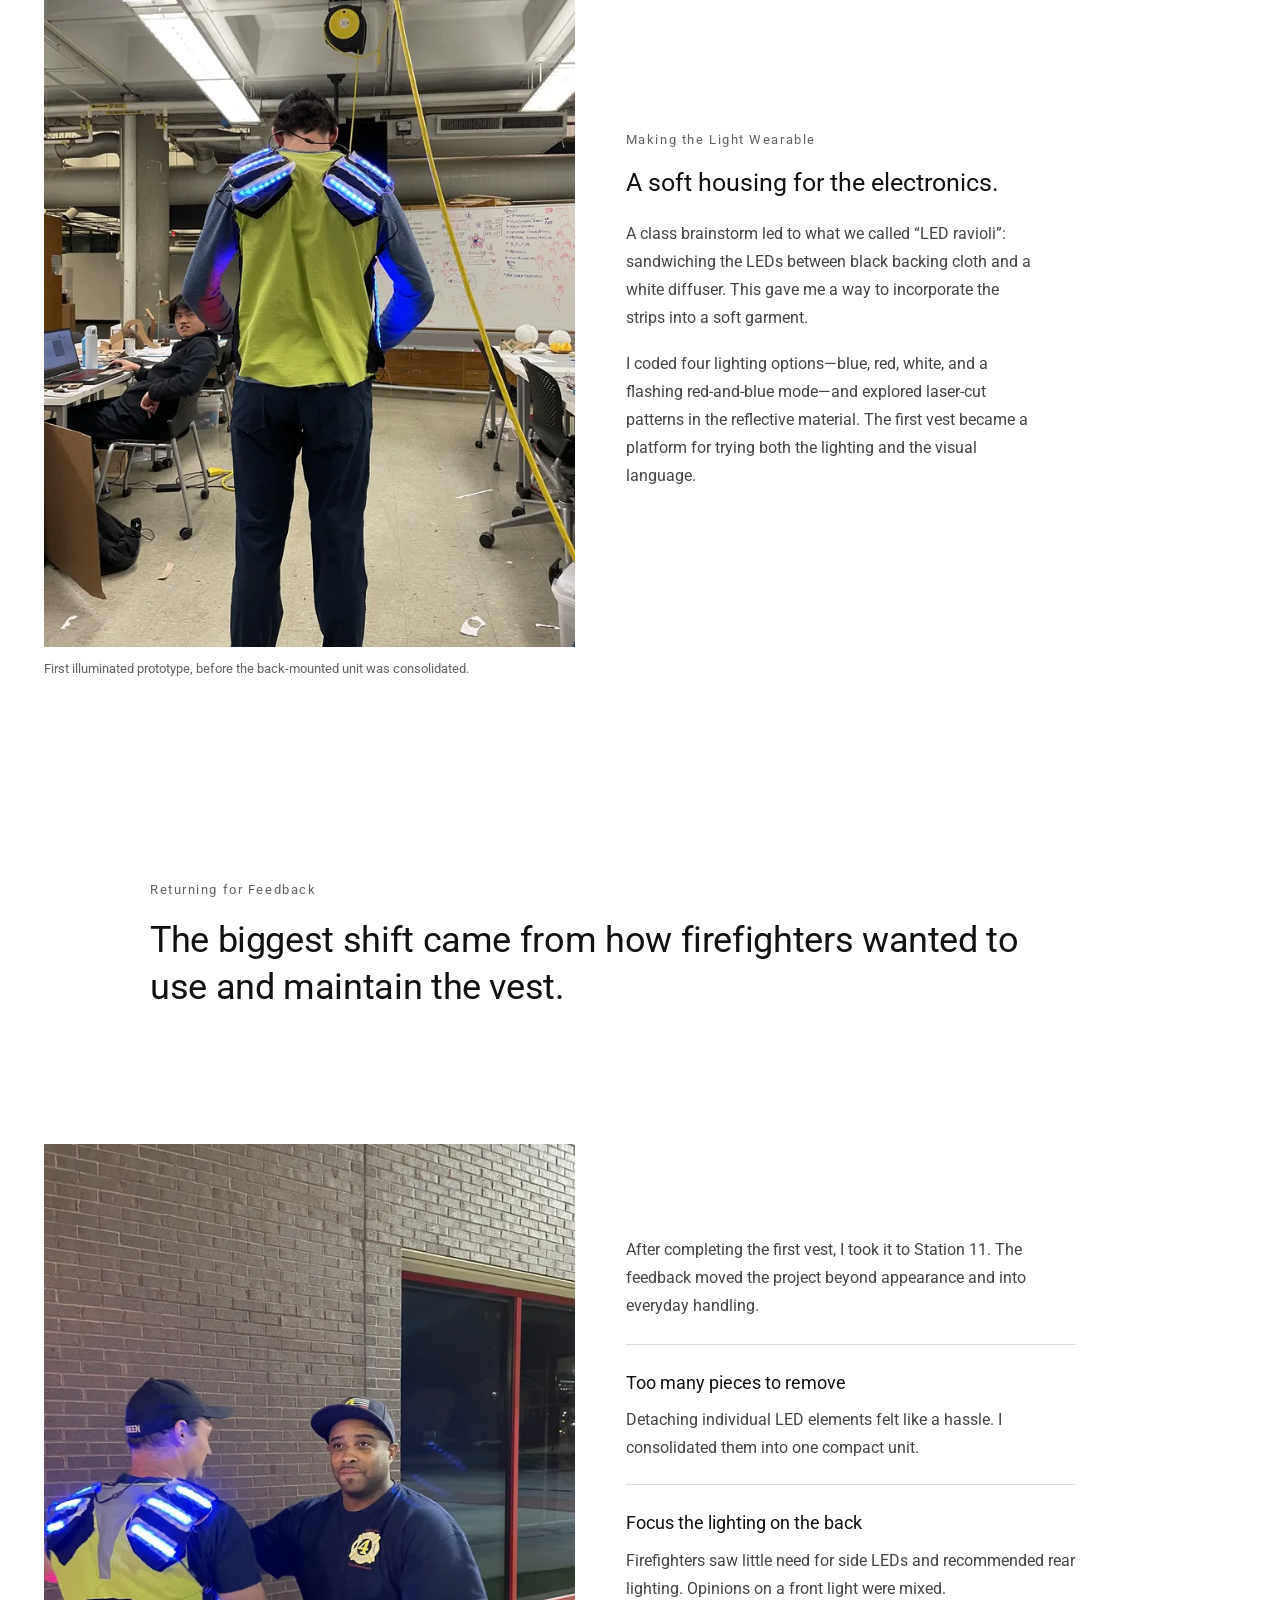
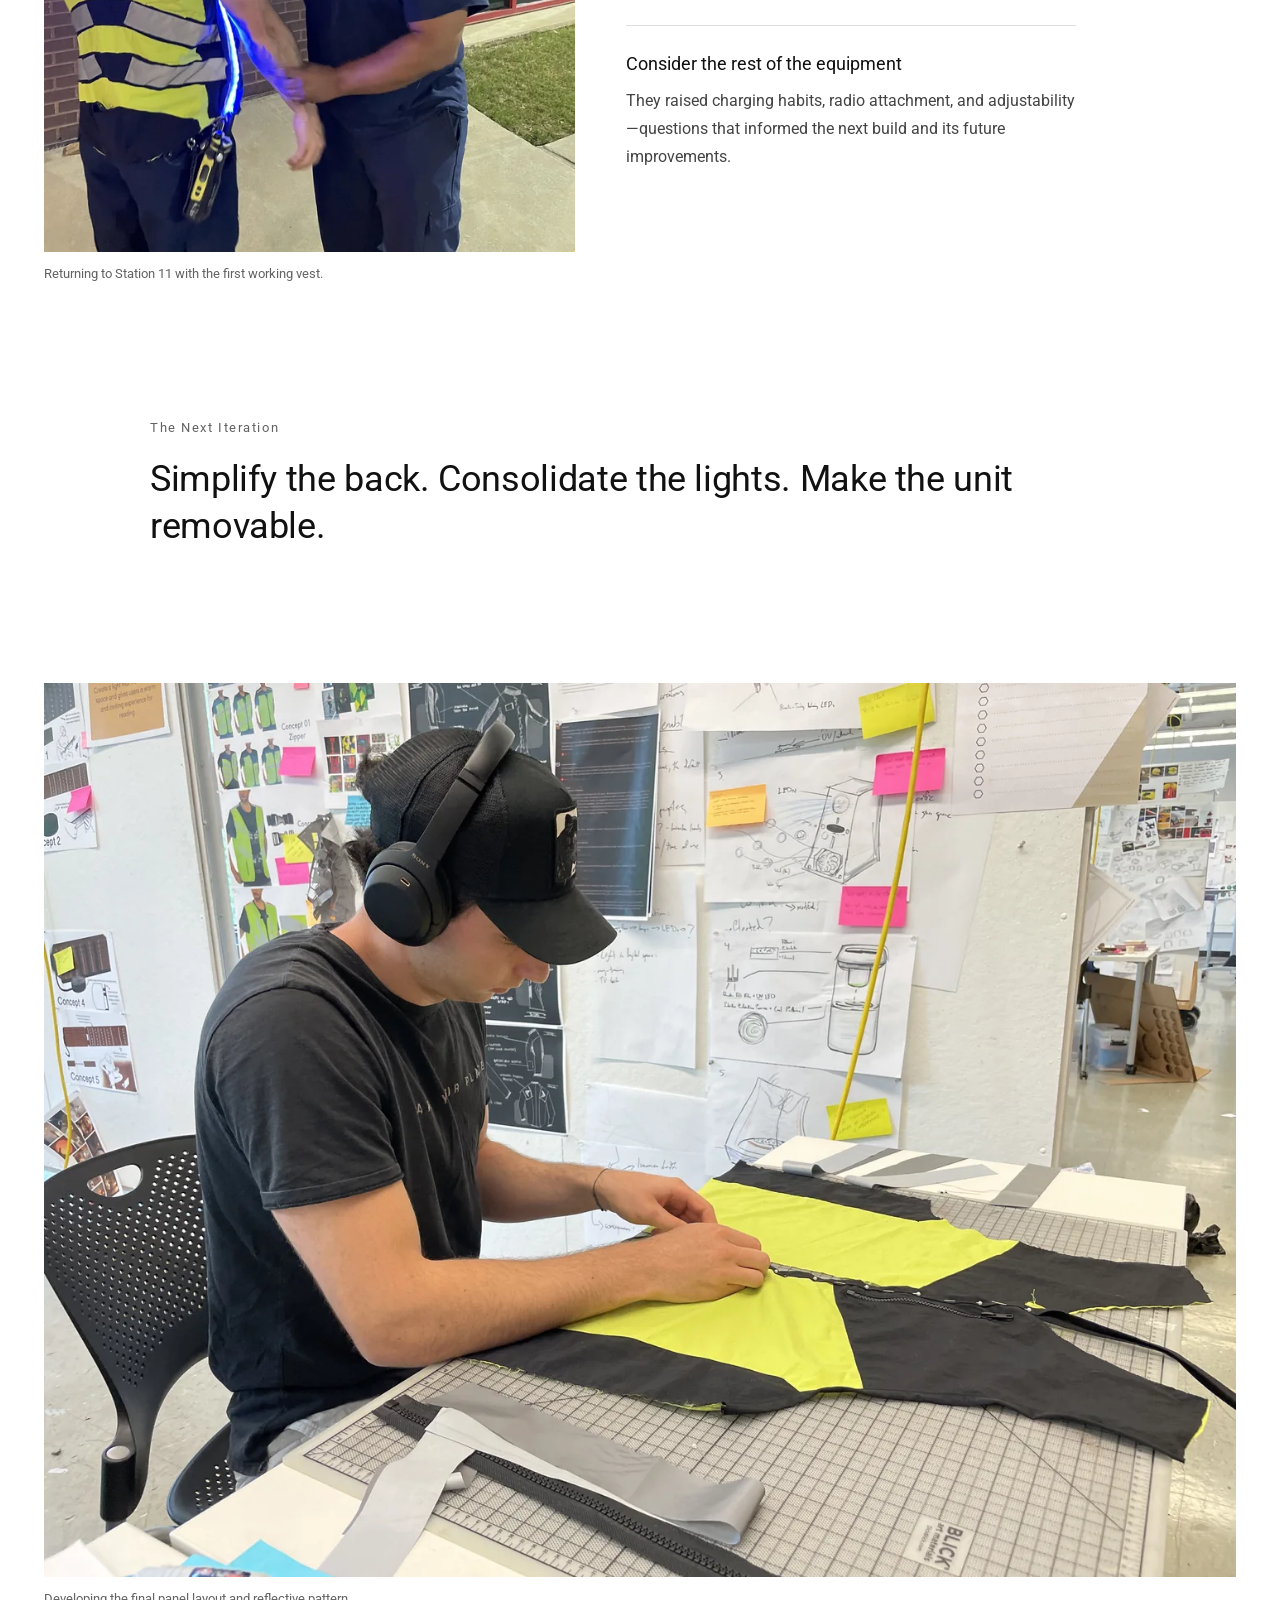
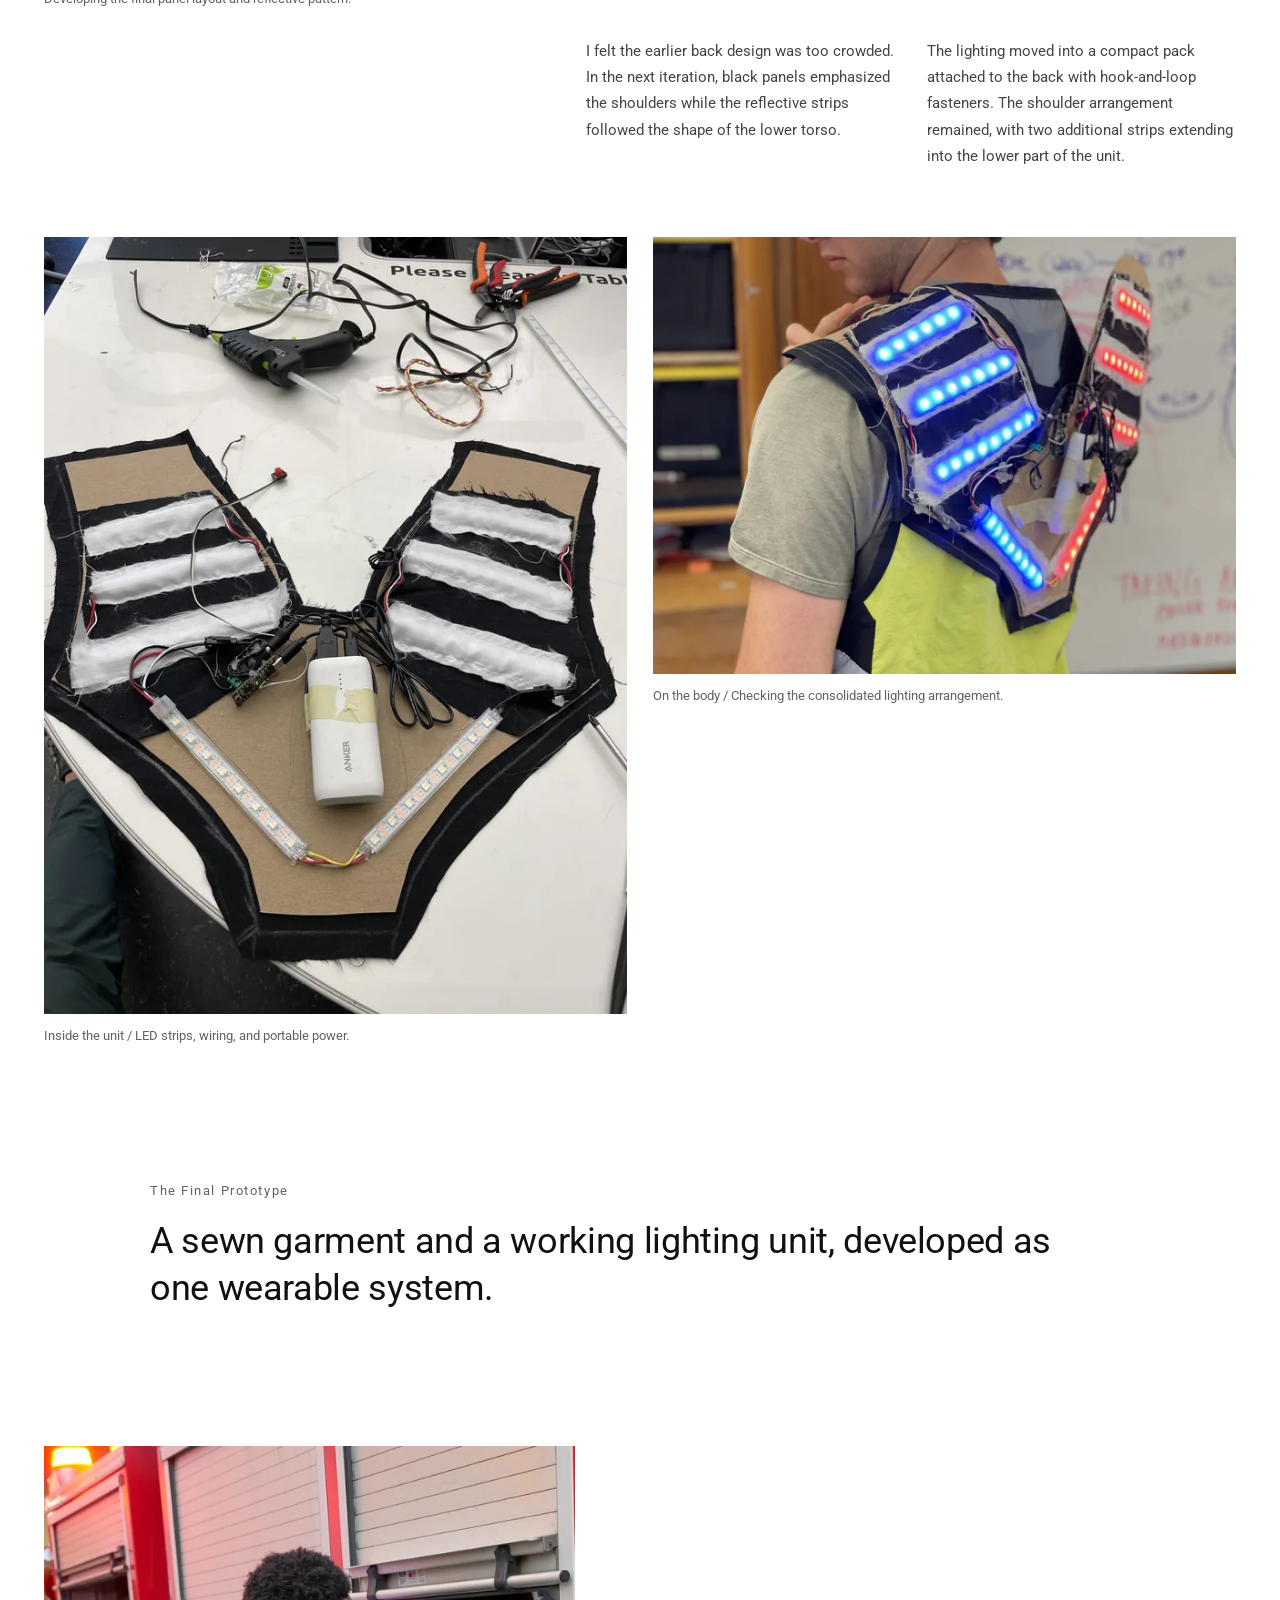
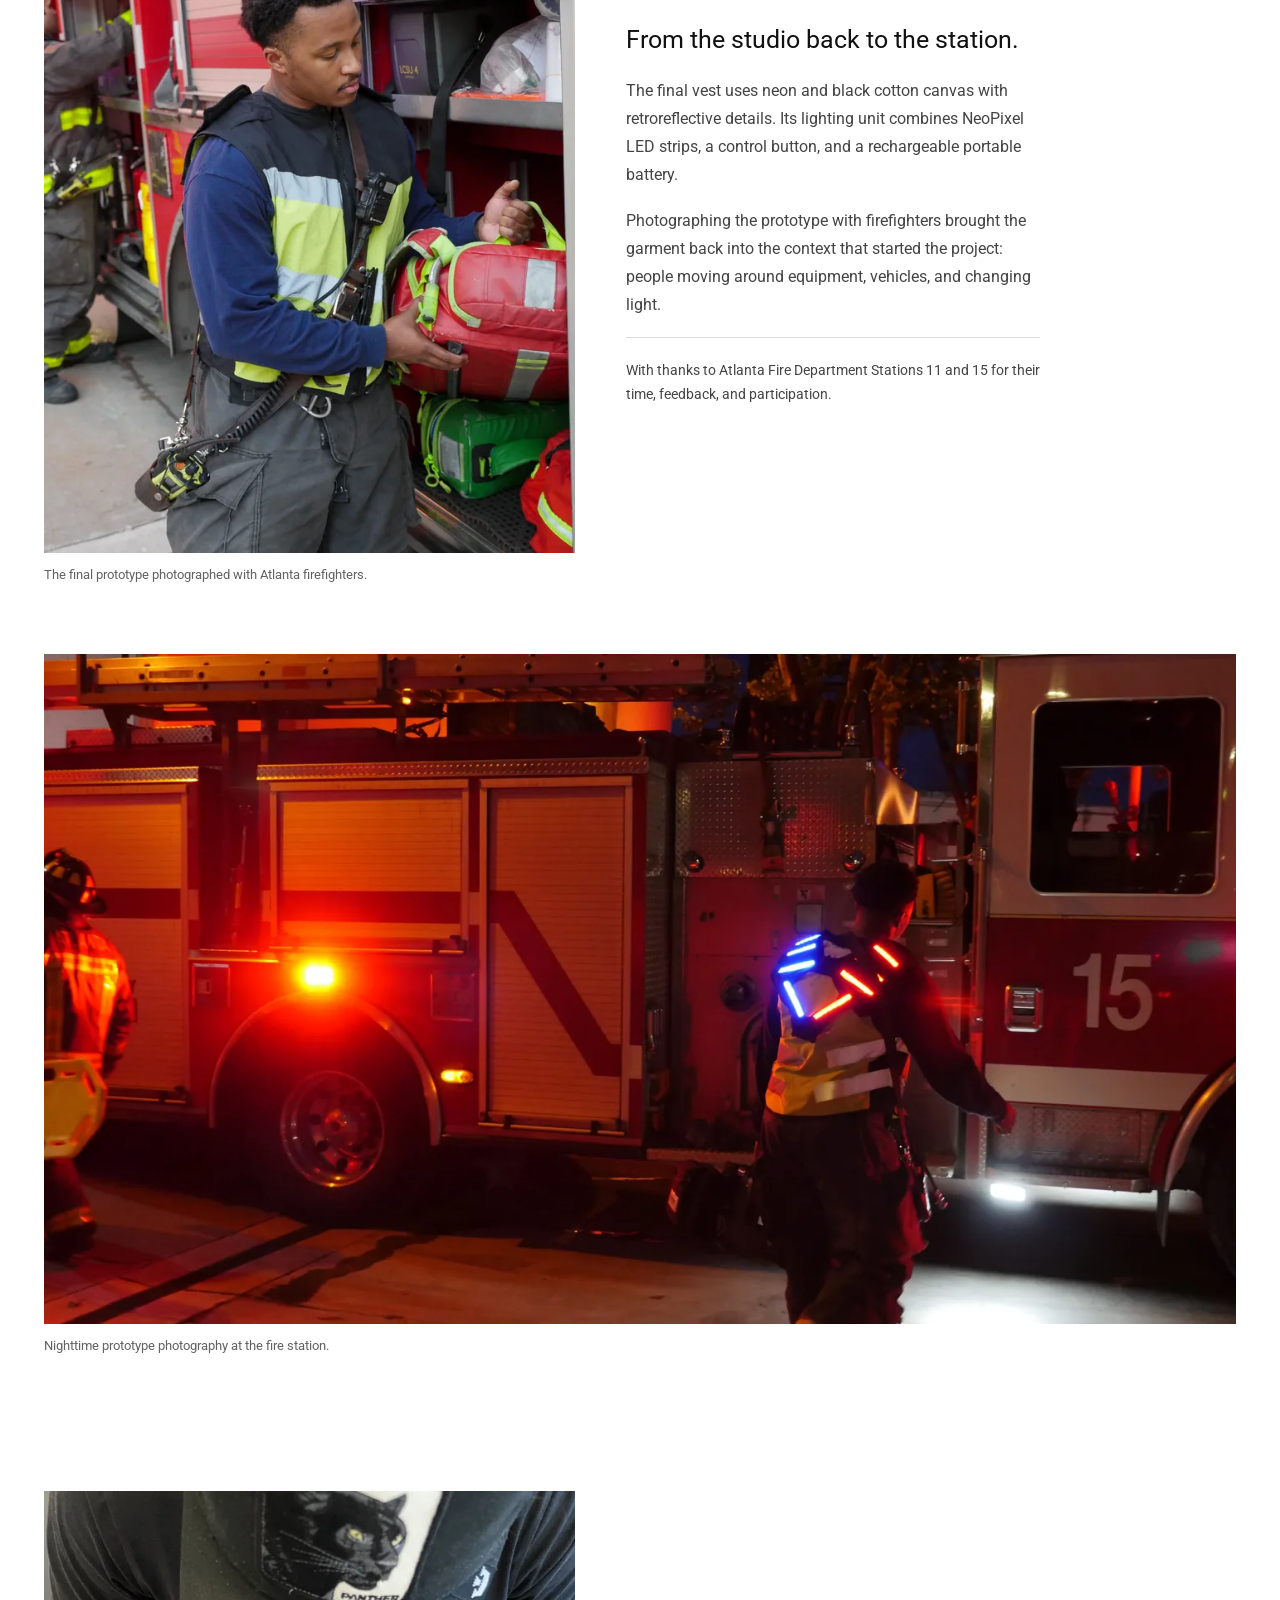
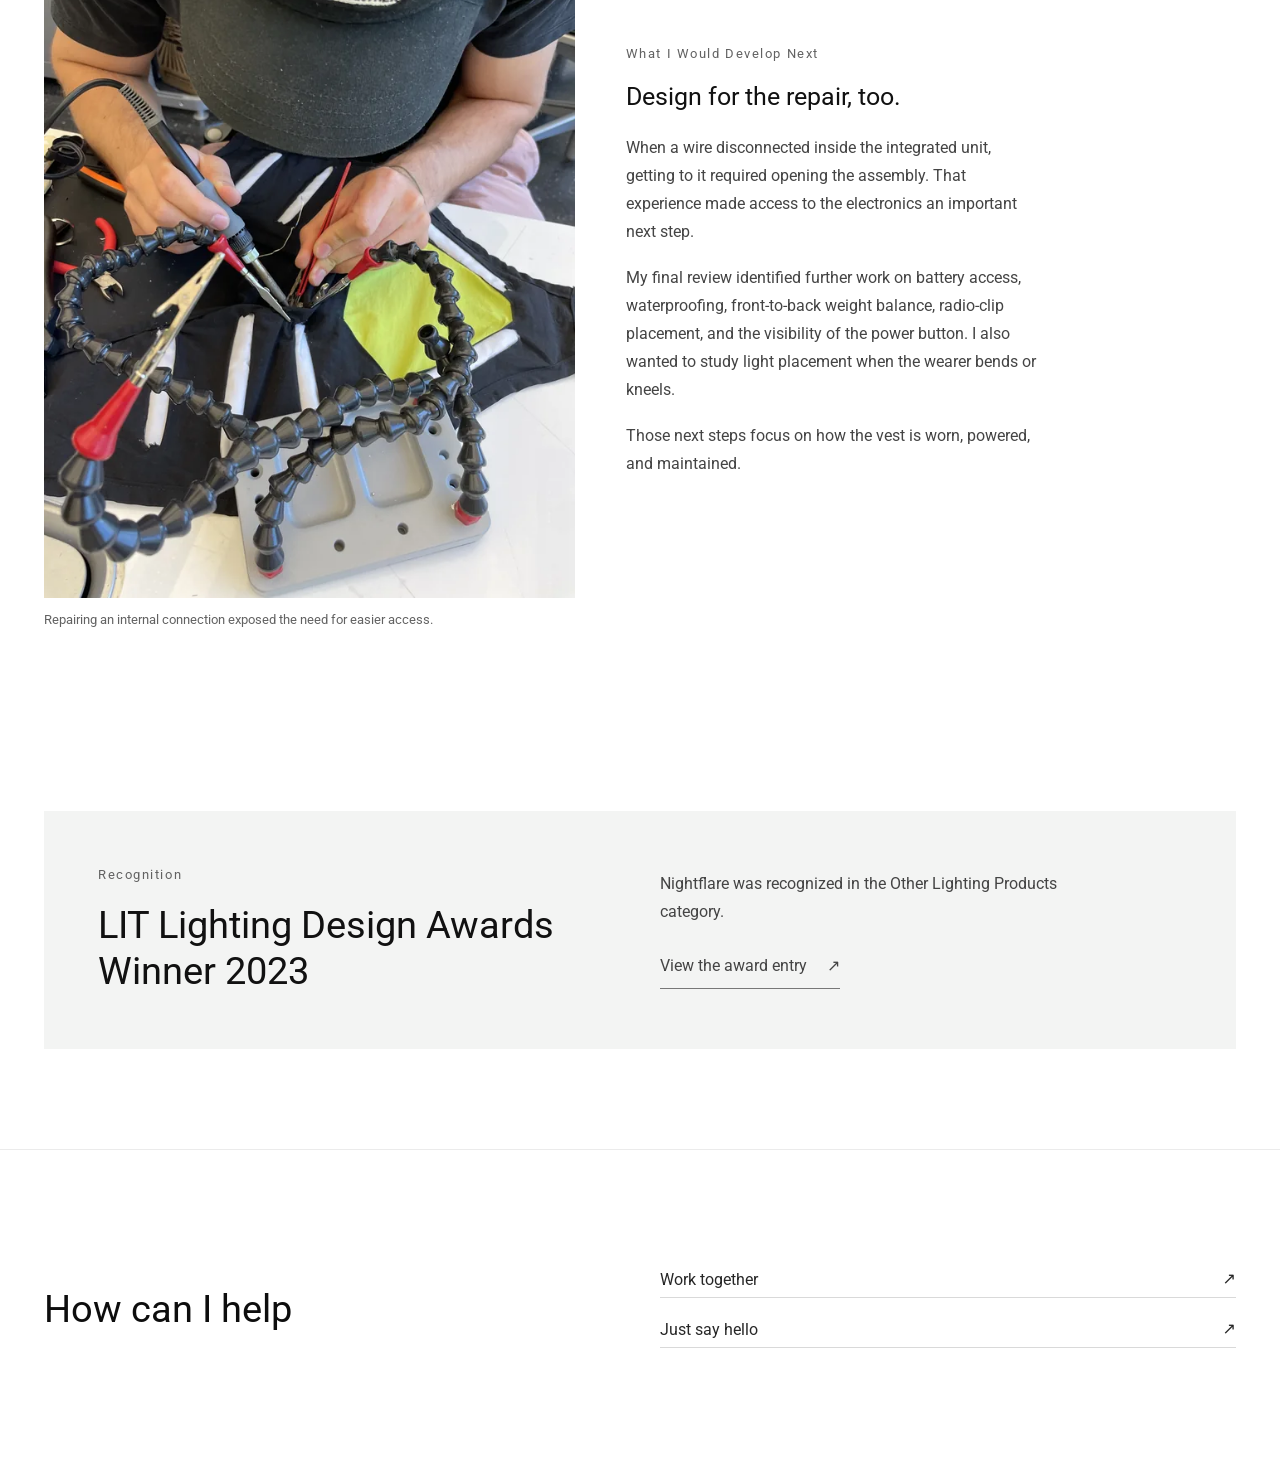
<file: project-nightflare.html>
<!doctype html>
<html lang="en">
<head>
  <meta charset="UTF-8">
  <meta name="viewport" content="width=device-width,initial-scale=1">
  <title>Nightflare — YES AND DESIGN STUDIO</title>
  <meta name="description" content="Nightflare by Jared Teiger: an illuminated vest concept shaped by firefighter feedback. Explore the research, sewing, lighting experiments, and removable LED unit.">
  <meta name="author" content="Jared Teiger — YES AND DESIGN STUDIO">
  <link rel="canonical" href="https://www.yesanddesign.studio/project-nightflare.html">
  <meta property="og:title" content="Nightflare | YES AND DESIGN STUDIO">
  <meta property="og:description" content="From firefighter research to a sewn vest and removable LED unit: the design process behind Nightflare.">
  <meta property="og:type" content="article">
  <meta property="og:url" content="https://www.yesanddesign.studio/project-nightflare.html">
  <meta property="og:image" content="https://www.yesanddesign.studio/assets/nightflare/hero-1600.webp">
  <meta property="og:image:alt" content="The Nightflare prototype worn by a firefighter during an evening photo session.">
  <meta name="twitter:card" content="summary_large_image">
  <meta name="twitter:title" content="Nightflare — Illuminated Vest Concept">
  <meta name="twitter:description" content="A vest prototype developed through first-responder research, soft-goods construction, and lighting experiments.">
  <meta name="twitter:image" content="https://www.yesanddesign.studio/assets/nightflare/hero-1600.webp">
  <link rel="preconnect" href="https://fonts.googleapis.com">
  <link rel="preconnect" href="https://fonts.gstatic.com" crossorigin>
  <link href="https://fonts.googleapis.com/css2?family=Roboto:wght@400;700&display=swap" rel="stylesheet">
  <link rel="stylesheet" href="./styles.css">
  <link rel="stylesheet" href="./nightflare.css">
  <link rel="stylesheet" href="./case-study-footer.css">
</head>
<body data-page="project" class="nightflare-page">
  <a class="skip-link" href="#project-content">Skip to case study</a>
  <header class="nav nav--overlay" id="nav">
    <div class="nav__bar" id="navBar">
      <button class="icon-btn burger" id="menuBtn" aria-label="Open menu" aria-expanded="false" aria-controls="menuOverlay">
        <span class="burger__line"></span>
        <span class="burger__line"></span>
        <span class="burger__line"></span>
      </button>

      <a class="brand" href="./index.html" aria-label="Go to home">
        <span class="brand__first">YES</span><span class="brand__last">AND</span>
      </a>

      <a class="icon-btn linkedin" href="https://www.linkedin.com/in/jared-teiger/" target="_blank" rel="noopener" aria-label="LinkedIn">
        in
      </a>
    </div>
  </header>
  <main id="project-content">
    <section class="proj-hero" aria-labelledby="project-title">
      <picture class="proj-hero__picture">
        <source media="(max-width: 760px)" srcset="./assets/nightflare/hero-mobile-640.webp 640w, ./assets/nightflare/hero-mobile-1440.webp 1440w" sizes="100vw">
        <img src="./assets/nightflare/hero-2400.webp" srcset="./assets/nightflare/hero-800.webp 800w, ./assets/nightflare/hero-1600.webp 1600w, ./assets/nightflare/hero-2400.webp 2400w" sizes="100vw" width="2400" height="1350" alt="The illuminated Nightflare prototype worn by an Atlanta firefighter during an evening photo session." fetchpriority="high" loading="eager" class="proj-hero__image">
      </picture>
      <div class="proj-hero__scrim" aria-hidden="true"></div>
      <div class="proj-hero__inner">
        <h1 class="proj-title" id="project-title">Nightflare</h1>
        <dl class="proj-bar" aria-label="Project summary">
          <div><dt>Project Type</dt><dd>Industrial &amp; Apparel Design</dd></div>
          <div><dt>Stage</dt><dd>Functional Prototype · 2023</dd></div>
          <div><dt>Deliverables</dt><dd>Apparel Design &amp; Lighting Integration</dd></div>
        </dl>
      </div>
    </section>

    <section class="proj-section proj-section--intro" aria-labelledby="intro-title">
      <h2 class="proj-eyebrow" id="intro-title">Introduction</h2>
      <p class="proj-intro__body">Nightflare explores how active lighting can become part of high-visibility clothing for first responders. The vest combines neon and black fabric, retroreflective details, and a removable LED unit—developed through material experiments, garment construction, and feedback from Atlanta firefighters.</p>
    </section>
    <div class="proj-canvas">
      <div class="image-grid image-grid--product">
        <figure><img src="./assets/nightflare/final-front-1440.webp" srcset="./assets/nightflare/final-front-640.webp 640w, ./assets/nightflare/final-front-1440.webp 1440w" sizes="(max-width: 760px) calc(100vw - 36px), calc(33vw - 46px)" width="1440" height="1920" alt="Front of the final vest prototype with neon yellow panels, black shoulders, reflective strips, and a zipper." loading="lazy" decoding="async"><figcaption>Front / Neon, black, and retroreflective material.</figcaption></figure>
        <figure><img src="./assets/nightflare/final-back-1440.webp" srcset="./assets/nightflare/final-back-640.webp 640w, ./assets/nightflare/final-back-1440.webp 1440w" sizes="(max-width: 760px) calc(100vw - 36px), calc(33vw - 46px)" width="1440" height="1920" alt="Rear of the vest with white diffusers covering the shoulder and lower LED strips." loading="lazy" decoding="async"><figcaption>Back / The removable lighting unit.</figcaption></figure>
        <figure><img src="./assets/nightflare/final-lit-1440.webp" srcset="./assets/nightflare/final-lit-640.webp 640w, ./assets/nightflare/final-lit-1440.webp 1440w" sizes="(max-width: 760px) calc(100vw - 36px), calc(33vw - 46px)" width="1440" height="1920" alt="Rear view of the final prototype with red and blue LED strips illuminated." loading="lazy" decoding="async"><figcaption>Illuminated / Red and blue lighting.</figcaption></figure>
      </div>
    </div>

    <section class="proj-section" aria-labelledby="research-title">
      <div class="offset-inner offset-inner--center">
        <figure><img src="./assets/nightflare/research-vest-1440.webp" srcset="./assets/nightflare/research-vest-640.webp 640w, ./assets/nightflare/research-vest-1440.webp 1440w" sizes="(max-width: 900px) calc(100vw - 36px), calc(50vw - 66px)" width="1440" height="1920" alt="An Atlanta Fire Rescue high-visibility vest documented during the initial research visit." loading="lazy" decoding="async"><figcaption>Existing apparel documented during the fire-station research.</figcaption></figure>
        <div class="offset-copy">
          <h2 class="proj-eyebrow" id="research-title">Starting at the Station</h2>
          <h3>Understand what responders already use.</h3>
          <p>I began by observing the equipment firefighters use day to day, looking specifically at products with lighting built into their function.</p>
          <p>Conversations with firefighters raised an opportunity: explore lighting within the safety vest itself for nighttime roadway incidents. I then looked at existing high-visibility vests and how other products incorporated light.</p>
        </div>
      </div>
    </section>

    <section class="proj-section" aria-labelledby="vision-title">
      <div class="proj-vision">
        <h2 class="proj-eyebrow" id="vision-title">The Vision</h2>
        <p class="proj-vision__body">Bring light into the vest while keeping the person wearing it at the center of the design.</p>
      </div>
    </section>
    <section class="proj-canvas" aria-labelledby="concept-title">
      <div class="offset-inner offset-inner--center">
        <figure><img src="./assets/nightflare/concepts-1440.webp" srcset="./assets/nightflare/concepts-640.webp 640w, ./assets/nightflare/concepts-1440.webp 1072w" sizes="(max-width: 900px) calc(100vw - 36px), calc(50vw - 66px)" width="1072" height="1064" alt="Six vest concept drawings comparing reflective strip layouts and contrasting black panels." loading="lazy" decoding="async"><figcaption>Early studies of panel shapes and reflective patterns.</figcaption></figure>
        <div class="offset-copy">
          <h2 class="proj-eyebrow" id="concept-title">Exploring the Visual Language</h2>
          <p>I introduced black alongside the familiar neon and grey palette. The darker areas created negative space, breaking up the vest and giving the reflective pattern a clearer relationship to the body.</p>
          <p>Concept studies explored the balance between the shoulders, torso, and waist, alongside different ways of fastening the vest.</p>
        </div>
      </div>
    </section>
    <section class="proj-section" aria-labelledby="materials-title">
      <div class="proj-vision">
        <h2 class="proj-eyebrow" id="materials-title">Material &amp; Lighting Trials</h2>
        <p class="proj-vision__body">Test the promising ideas early, then let the results change the direction.</p>
      </div>
    </section>
    <div class="proj-canvas">
      <div class="image-grid image-grid--pair image-grid--trials">
        <figure><img src="./assets/nightflare/el-tape-1440.webp" srcset="./assets/nightflare/el-tape-640.webp 640w, ./assets/nightflare/el-tape-1440.webp 1440w" sizes="(max-width: 900px) calc(100vw - 36px), calc(50vw - 66px)" width="1440" height="1920" alt="A flexible illuminated EL tape sample held during an early lighting experiment." loading="lazy" decoding="async"><figcaption>EL tape / Flexible and low-profile, but too dim in my early trials.</figcaption></figure>
        <figure><img src="./assets/nightflare/closure-test-1440.webp" srcset="./assets/nightflare/closure-test-640.webp 640w, ./assets/nightflare/closure-test-1440.webp 1440w" sizes="(max-width: 900px) calc(100vw - 36px), calc(50vw - 66px)" width="1440" height="1920" alt="An existing vest on a dress form fitted with several experimental buckle closures." loading="lazy" decoding="async"><figcaption>Closure study / Testing buckle placement and fastening.</figcaption></figure>
      </div>
      <div class="section-copy">
        <p>I first tried electroluminescent tape for its flexibility and low profile. Its brightness did not meet what I was looking for in these trials, so I moved to LEDs.</p>
        <p>Magnetic buckles were another early experiment. They felt cumbersome and slow to put on during testing, which helped narrow the fastening direction.</p>
      </div>
    </div>

    <section class="proj-section" aria-labelledby="sewing-title">
      <div class="proj-vision">
        <h2 class="proj-eyebrow" id="sewing-title">Learning Through Making</h2>
        <p class="proj-vision__body">My first sewn vest started with paper, fabric, and trial and error.</p>
      </div>
    </section>
    <div class="proj-canvas">
      <div class="image-grid image-grid--construction">
        <figure><img src="./assets/nightflare/pattern-1440.webp" srcset="./assets/nightflare/pattern-640.webp 640w, ./assets/nightflare/pattern-1440.webp 1440w" sizes="(max-width: 760px) calc(100vw - 36px), calc(33vw - 46px)" width="1440" height="1920" alt="Paper garment patterns laid onto neon yellow fabric before cutting." loading="lazy" decoding="async"><figcaption>01 / Translate the panels into paper patterns.</figcaption></figure>
        <figure><img src="./assets/nightflare/sewing-1440.webp" srcset="./assets/nightflare/sewing-640.webp 640w, ./assets/nightflare/sewing-1440.webp 1440w" sizes="(max-width: 760px) calc(100vw - 36px), calc(33vw - 46px)" width="1440" height="1080" alt="Jared sewing the neon fabric panels at a sewing machine in the studio." loading="lazy" decoding="async"><figcaption>02 / Learn the construction at the sewing machine.</figcaption></figure>
        <figure><img src="./assets/nightflare/first-vest-1440.webp" srcset="./assets/nightflare/first-vest-640.webp 640w, ./assets/nightflare/first-vest-1440.webp 1440w" sizes="(max-width: 760px) calc(100vw - 36px), calc(33vw - 46px)" width="1440" height="1920" alt="The first vest on a dress form with reflective strips and fabric-covered LED elements." loading="lazy" decoding="async"><figcaption>03 / Bring the fabric and lighting together.</figcaption></figure>
      </div>
      <div class="section-copy">
        <p>I had no prior sewing experience when I began this project. Making paper patterns helped me understand how individual flat panels could come together around the body.</p>
        <p>Assembling the first vest gave me something tangible to refine: panel proportions, reflective placement, and a surface onto which I could attach the lighting.</p>
      </div>
    </div>

    <section class="proj-section" aria-labelledby="lights-title">
      <div class="offset-inner offset-inner--center">
        <figure><img src="./assets/nightflare/first-lights-1440.webp" srcset="./assets/nightflare/first-lights-640.webp 640w, ./assets/nightflare/first-lights-1440.webp 1440w" sizes="(max-width: 900px) calc(100vw - 36px), calc(50vw - 66px)" width="1440" height="1920" alt="The first vest worn in the studio with blue lights on both shoulders." loading="lazy" decoding="async"><figcaption>First illuminated prototype, before the back-mounted unit was consolidated.</figcaption></figure>
        <div class="offset-copy">
          <h2 class="proj-eyebrow" id="lights-title">Making the Light Wearable</h2>
          <h3>A soft housing for the electronics.</h3>
          <p>A class brainstorm led to what we called “LED ravioli”: sandwiching the LEDs between black backing cloth and a white diffuser. This gave me a way to incorporate the strips into a soft garment.</p>
          <p>I coded four lighting options—blue, red, white, and a flashing red-and-blue mode—and explored laser-cut patterns in the reflective material. The first vest became a platform for trying both the lighting and the visual language.</p>
        </div>
      </div>
    </section>

    <section class="proj-section" aria-labelledby="feedback-title">
      <div class="proj-vision">
        <h2 class="proj-eyebrow" id="feedback-title">Returning for Feedback</h2>
        <p class="proj-vision__body">The biggest shift came from how firefighters wanted to use and maintain the vest.</p>
      </div>
    </section>
    <div class="proj-canvas">
      <div class="offset-inner offset-inner--center">
        <figure><img src="./assets/nightflare/feedback-1440.webp" srcset="./assets/nightflare/feedback-640.webp 640w, ./assets/nightflare/feedback-1440.webp 1440w" sizes="(max-width: 900px) calc(100vw - 36px), calc(50vw - 66px)" width="1440" height="1920" alt="Jared showing the illuminated first prototype to a firefighter outside Station 11." loading="lazy" decoding="async"><figcaption>Returning to Station 11 with the first working vest.</figcaption></figure>
        <div class="offset-copy feedback-copy">
          <p>After completing the first vest, I took it to Station 11. The feedback moved the project beyond appearance and into everyday handling.</p>
          <dl class="feedback-list">
            <div><dt>Too many pieces to remove</dt><dd>Detaching individual LED elements felt like a hassle. I consolidated them into one compact unit.</dd></div>
            <div><dt>Focus the lighting on the back</dt><dd>Firefighters saw little need for side LEDs and recommended rear lighting. Opinions on a front light were mixed.</dd></div>
            <div><dt>Consider the rest of the equipment</dt><dd>They raised charging habits, radio attachment, and adjustability—questions that informed the next build and its future improvements.</dd></div>
          </dl>
        </div>
      </div>
    </div>

    <section class="proj-section" aria-labelledby="iteration-title">
      <div class="proj-vision">
        <h2 class="proj-eyebrow" id="iteration-title">The Next Iteration</h2>
        <p class="proj-vision__body">Simplify the back. Consolidate the lights. Make the unit removable.</p>
      </div>
    </section>
    <div class="proj-canvas">
      <figure class="workshop-wide"><img src="./assets/nightflare/refining-1440.webp" srcset="./assets/nightflare/refining-640.webp 640w, ./assets/nightflare/refining-1440.webp 1440w" sizes="(max-width: 760px) calc(100vw - 36px), calc(100vw - 88px)" width="1440" height="1080" alt="Jared refining the reflective pattern on the final vest panels at a studio worktable." loading="lazy" decoding="async"><figcaption>Developing the final panel layout and reflective pattern.</figcaption></figure>
      <div class="section-copy">
        <p>I felt the earlier back design was too crowded. In the next iteration, black panels emphasized the shoulders while the reflective strips followed the shape of the lower torso.</p>
        <p>The lighting moved into a compact pack attached to the back with hook-and-loop fasteners. The shoulder arrangement remained, with two additional strips extending into the lower part of the unit.</p>
      </div>
    </div>
    <div class="proj-canvas">
      <div class="image-grid image-grid--pair">
        <figure><img src="./assets/nightflare/module-1440.webp" srcset="./assets/nightflare/module-640.webp 640w, ./assets/nightflare/module-1440.webp 1440w" sizes="(max-width: 900px) calc(100vw - 36px), calc(50vw - 66px)" width="1440" height="1920" alt="The compact LED assembly opened on a worktable, with its wiring and portable battery visible." loading="lazy" decoding="async"><figcaption>Inside the unit / LED strips, wiring, and portable power.</figcaption></figure>
        <figure><img src="./assets/nightflare/module-worn-1440.webp" srcset="./assets/nightflare/module-worn-640.webp 640w, ./assets/nightflare/module-worn-1440.webp 1440w" sizes="(max-width: 900px) calc(100vw - 36px), calc(50vw - 66px)" width="1440" height="1080" alt="The consolidated lighting unit worn on the back during an illuminated studio check." loading="lazy" decoding="async"><figcaption>On the body / Checking the consolidated lighting arrangement.</figcaption></figure>
      </div>
    </div>

    <section class="proj-section" aria-labelledby="outcome-title">
      <div class="proj-vision">
        <h2 class="proj-eyebrow" id="outcome-title">The Final Prototype</h2>
        <p class="proj-vision__body">A sewn garment and a working lighting unit, developed as one wearable system.</p>
      </div>
    </section>
    <div class="proj-canvas">
      <div class="offset-inner offset-inner--center">
        <figure><img src="./assets/nightflare/field-day-1440.webp" srcset="./assets/nightflare/field-day-640.webp 640w, ./assets/nightflare/field-day-1440.webp 1440w" sizes="(max-width: 900px) calc(100vw - 36px), calc(50vw - 66px)" width="1440" height="1920" alt="A firefighter wearing the final Nightflare prototype while handling equipment beside a fire engine." loading="lazy" decoding="async"><figcaption>The final prototype photographed with Atlanta firefighters.</figcaption></figure>
        <div class="offset-copy">
          <h3>From the studio back to the station.</h3>
          <p>The final vest uses neon and black cotton canvas with retroreflective details. Its lighting unit combines NeoPixel LED strips, a control button, and a rechargeable portable battery.</p>
          <p>Photographing the prototype with firefighters brought the garment back into the context that started the project: people moving around equipment, vehicles, and changing light.</p>
          <p class="project-thanks">With thanks to Atlanta Fire Department Stations 11 and 15 for their time, feedback, and participation.</p>
        </div>
      </div>
    </div>
    <div class="proj-canvas">
      <figure class="workshop-wide"><img src="./assets/nightflare/field-night-1440.webp" srcset="./assets/nightflare/field-night-640.webp 640w, ./assets/nightflare/field-night-1440.webp 1440w" sizes="(max-width: 760px) calc(100vw - 36px), calc(100vw - 88px)" width="1440" height="810" alt="A firefighter wearing the illuminated Nightflare prototype in front of a fire engine at night." loading="lazy" decoding="async"><figcaption>Nighttime prototype photography at the fire station.</figcaption></figure>
    </div>

    <section class="proj-section" aria-labelledby="learning-title">
      <div class="offset-inner offset-inner--center">
        <figure><img src="./assets/nightflare/repair-1440.webp" srcset="./assets/nightflare/repair-640.webp 640w, ./assets/nightflare/repair-1440.webp 1440w" sizes="(max-width: 900px) calc(100vw - 36px), calc(50vw - 66px)" width="1440" height="1920" alt="Jared repairing wiring inside the lighting unit at the worktable." loading="lazy" decoding="async"><figcaption>Repairing an internal connection exposed the need for easier access.</figcaption></figure>
        <div class="offset-copy">
          <h2 class="proj-eyebrow" id="learning-title">What I Would Develop Next</h2>
          <h3>Design for the repair, too.</h3>
          <p>When a wire disconnected inside the integrated unit, getting to it required opening the assembly. That experience made access to the electronics an important next step.</p>
          <p>My final review identified further work on battery access, waterproofing, front-to-back weight balance, radio-clip placement, and the visibility of the power button. I also wanted to study light placement when the wearer bends or kneels.</p>
          <p>Those next steps focus on how the vest is worn, powered, and maintained.</p>
        </div>
      </div>
    </section>

    <section class="recognition" aria-labelledby="recognition-title">
      <div class="recognition__inner">
        <div>
          <h2 class="proj-eyebrow" id="recognition-title">Recognition</h2>
          <p class="recognition__title">LIT Lighting Design Awards<br>Winner 2023</p>
        </div>
        <div class="recognition__copy">
          <p>Nightflare was recognized in the Other Lighting Products category.</p>
          <a class="award-link" href="https://litawards.com/winners/winner.php?id=3791&amp;mode=win" target="_blank" rel="noopener">View the award entry <span aria-hidden="true">↗</span></a>
        </div>
      </div>
    </section>
  </main>
  <section class="menu" id="menuOverlay" aria-hidden="true">
    <div class="menu__inner" role="dialog" aria-modal="true" aria-label="Menu">
      <div class="menu__left">
        <div class="menu__toprow">
          <button class="icon-btn close" id="closeBtn" aria-label="Close menu">
            <span class="close__line"></span>
            <span class="close__line"></span>
          </button>
        </div>

        <nav class="menu__nav" aria-label="Primary">
          <a class="menu__link" href="./about.html" data-preview="./assets/about.jpg">About Me</a>
          <a class="menu__link" href="./what-i-do.html" data-preview="./assets/process.jpg">What I Do</a>
          <a class="menu__link" href="./contact.html" data-preview="./assets/get-in-touch.jpg">Get in Touch</a>

          <div class="menu__section-title">CASE STUDIES</div>

          <a class="pill" href="./project-star-wars.html" data-preview="./assets/star-wars.jpg">Star Wars</a>
          <a class="pill" href="./project-fellow.html" data-preview="./assets/Fellow_image_18.jpg">Fellow</a>
          <a class="pill" href="./project-magimates.html" data-preview="./assets/magimates.jpg">Magimates</a>
          <a class="pill" href="./project-helloreal.html" data-preview="./assets/helloreal.jpg">Helloreal</a>
          <a class="pill" href="./project-nightflare.html" aria-current="page" data-preview="./assets/nightflare.jpg">Nightflare</a>
          <a class="pill" href="./project-sapele-serenade.html" data-preview="./assets/sapele-serenade.jpg">Sapele Serenade</a>
          <a class="pill" href="./project-social-queue.html" data-preview="./assets/social-queue.jpg">Social Queue</a>
        </nav>
      </div>

      <div class="menu__right">
        <div class="preview" id="menuPreview" role="img" aria-label="Project preview"></div>
      </div>
    </div>

    <button class="menu__backdrop" id="backdropBtn" aria-label="Close menu (backdrop)"></button>
  </section>
  <footer class="site-cta" aria-labelledby="footer-title">
    <div class="site-cta__inner">
      <h2 class="site-cta__title" id="footer-title">How can I help</h2>
      <div class="site-cta__links">
        <a href="./contact.html" class="site-cta__link"><span>Work together</span><span class="site-cta__arrow" aria-hidden="true">↗</span></a>
        <a href="./contact.html" class="site-cta__link"><span>Just say hello</span><span class="site-cta__arrow" aria-hidden="true">↗</span></a>
      </div>
    </div>
  </footer>
  <script src="./script.js" defer></script>
</body>
</html>
</file>
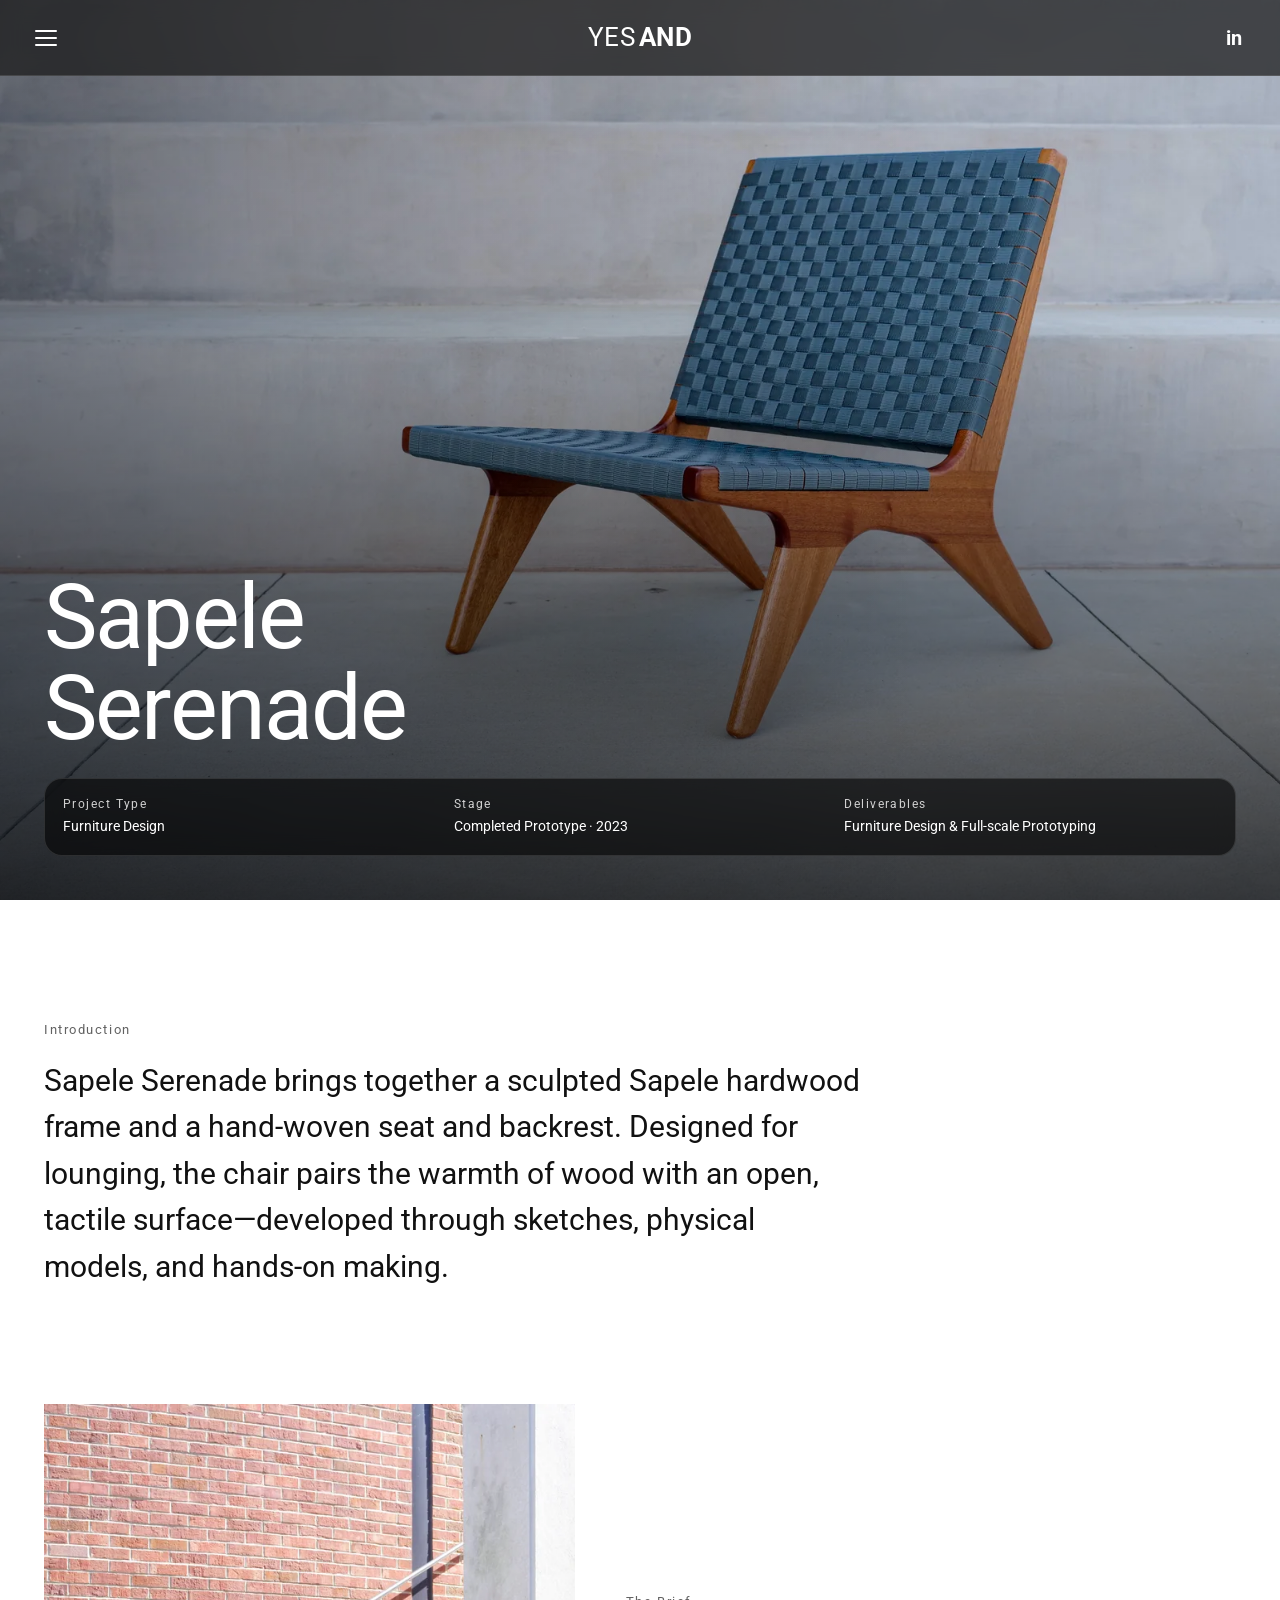
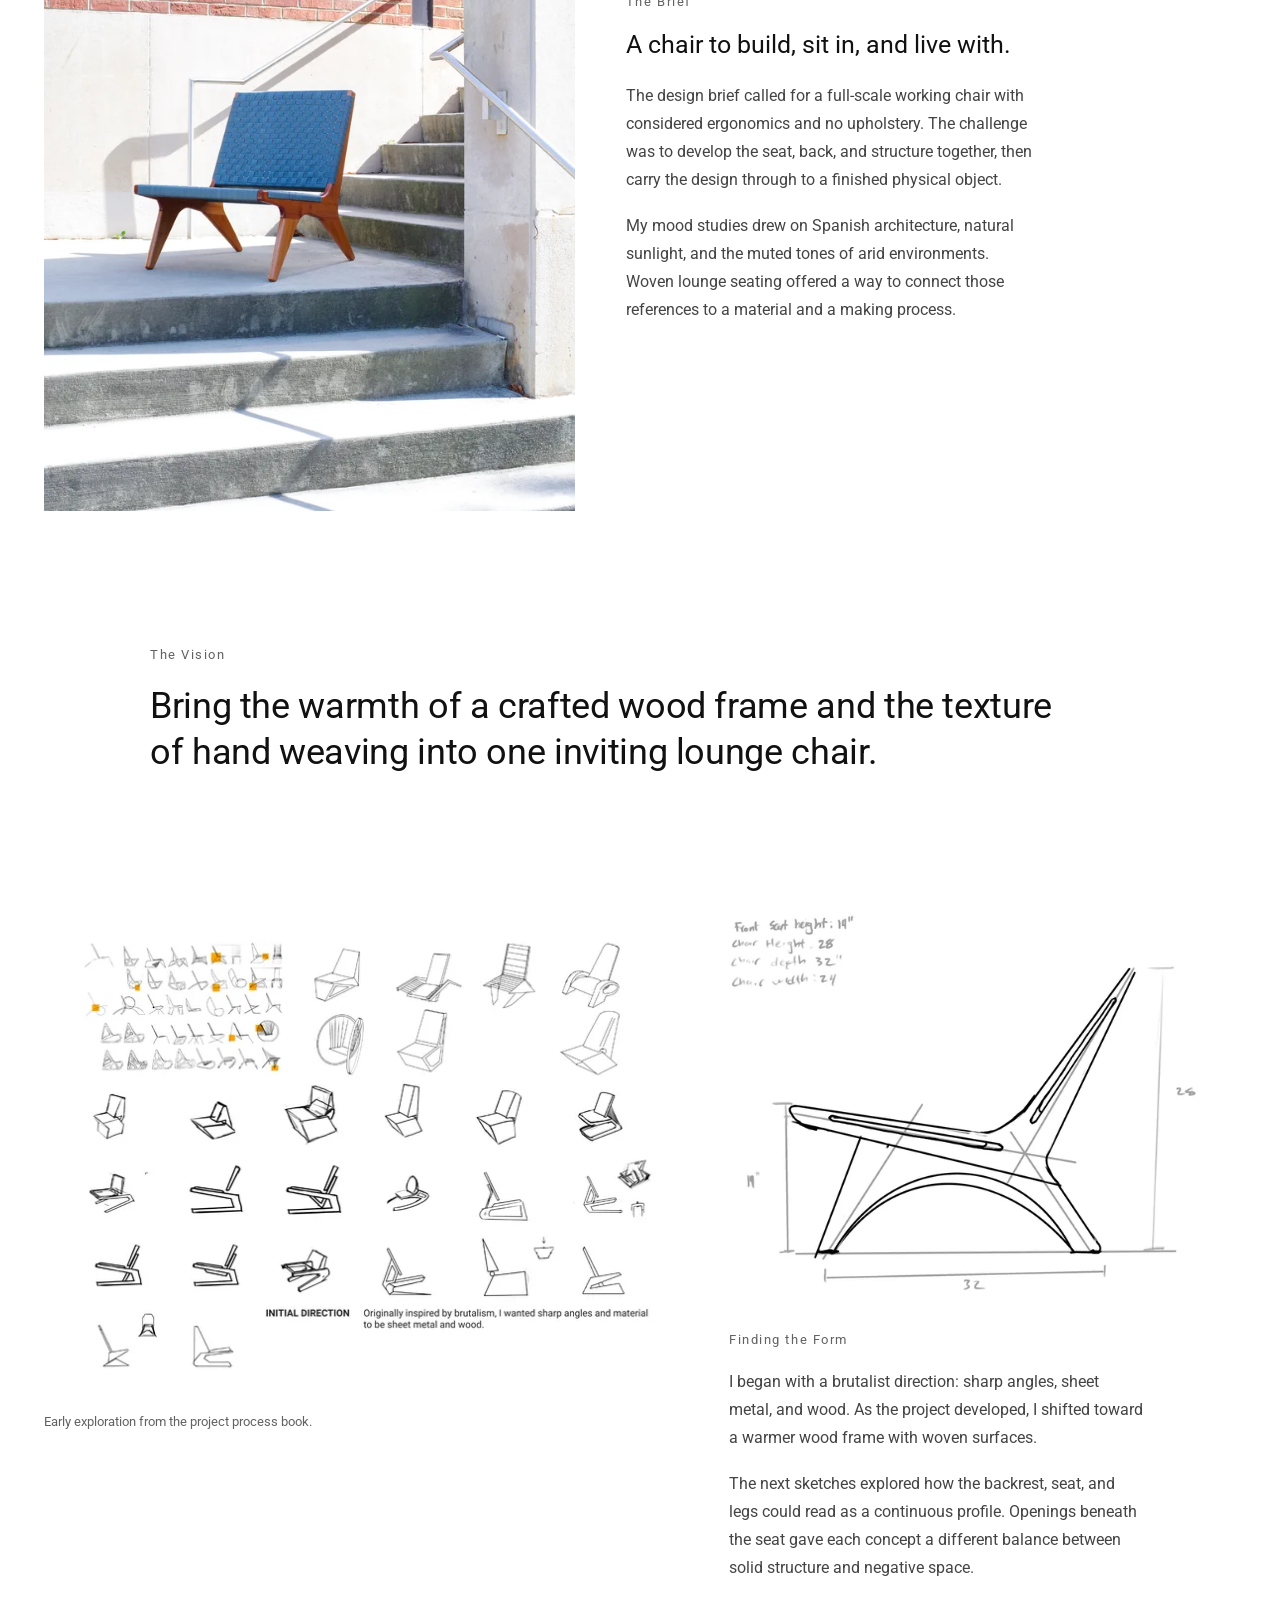
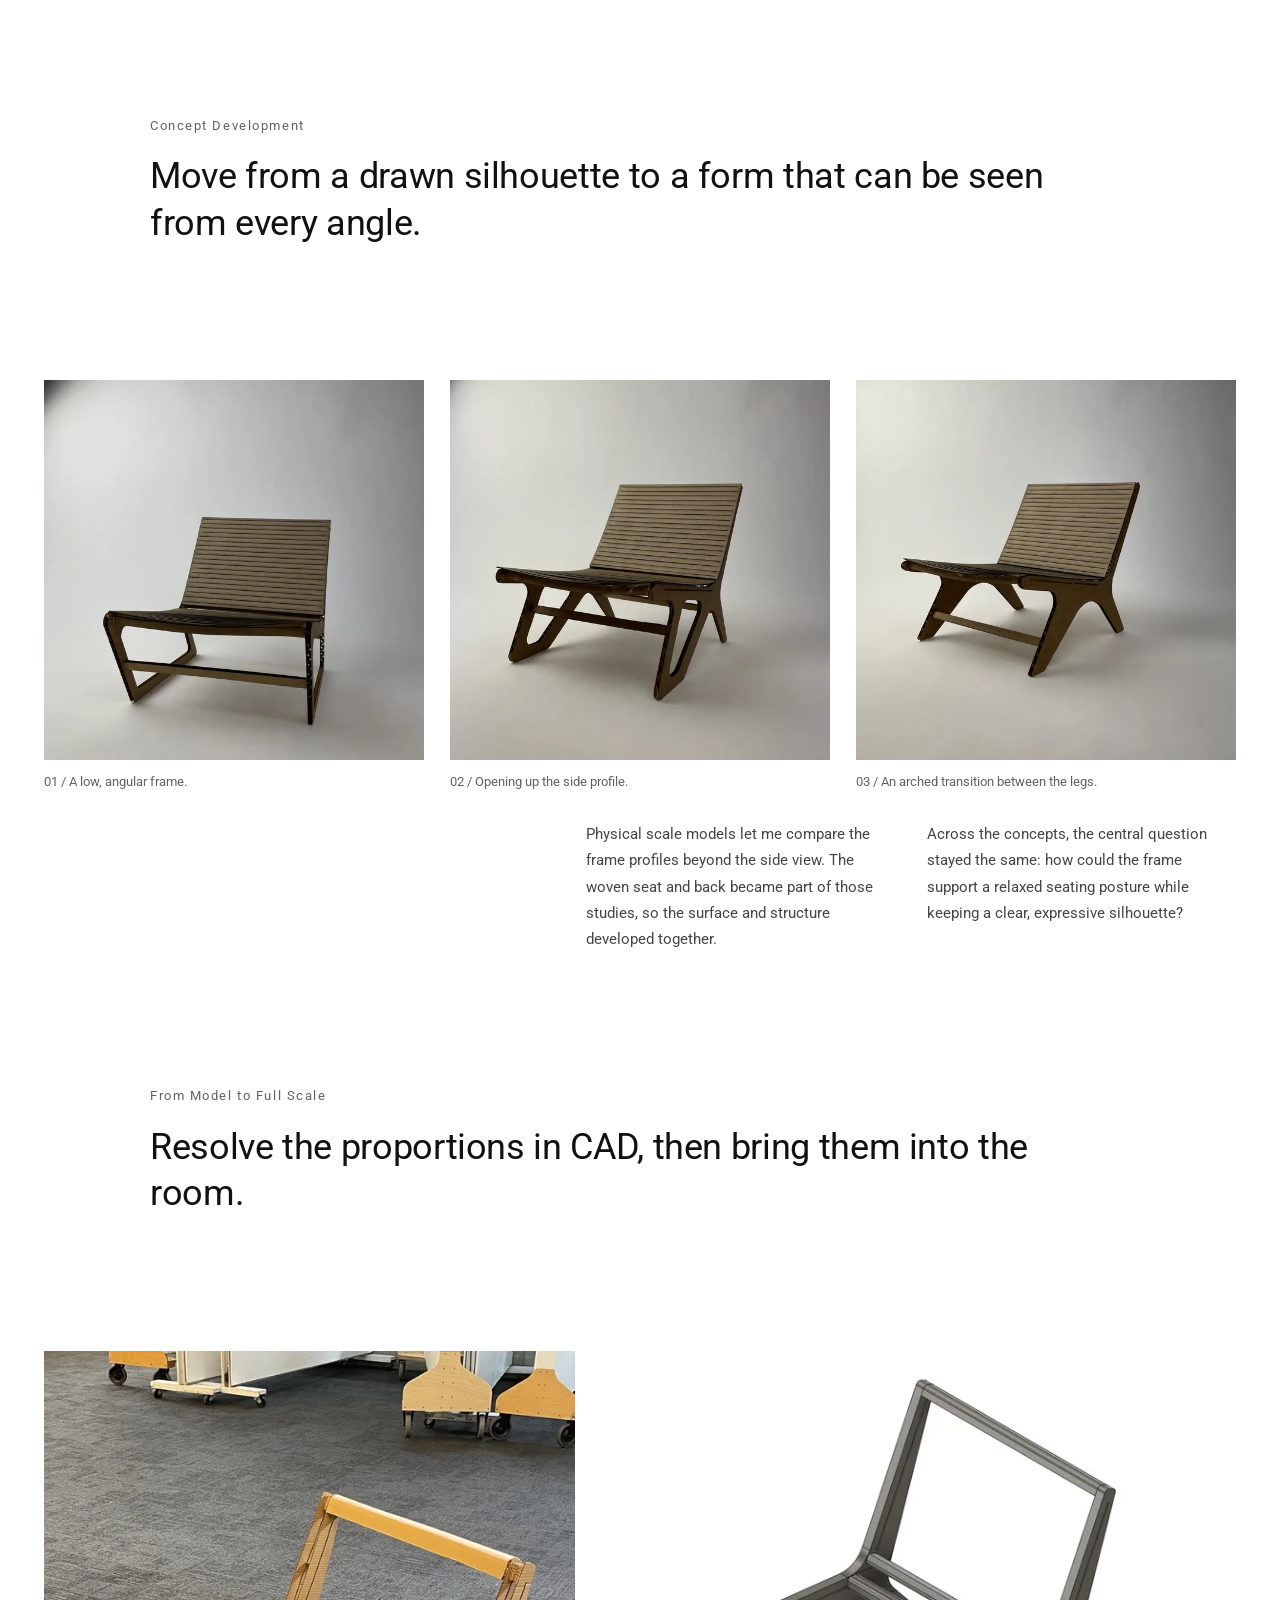
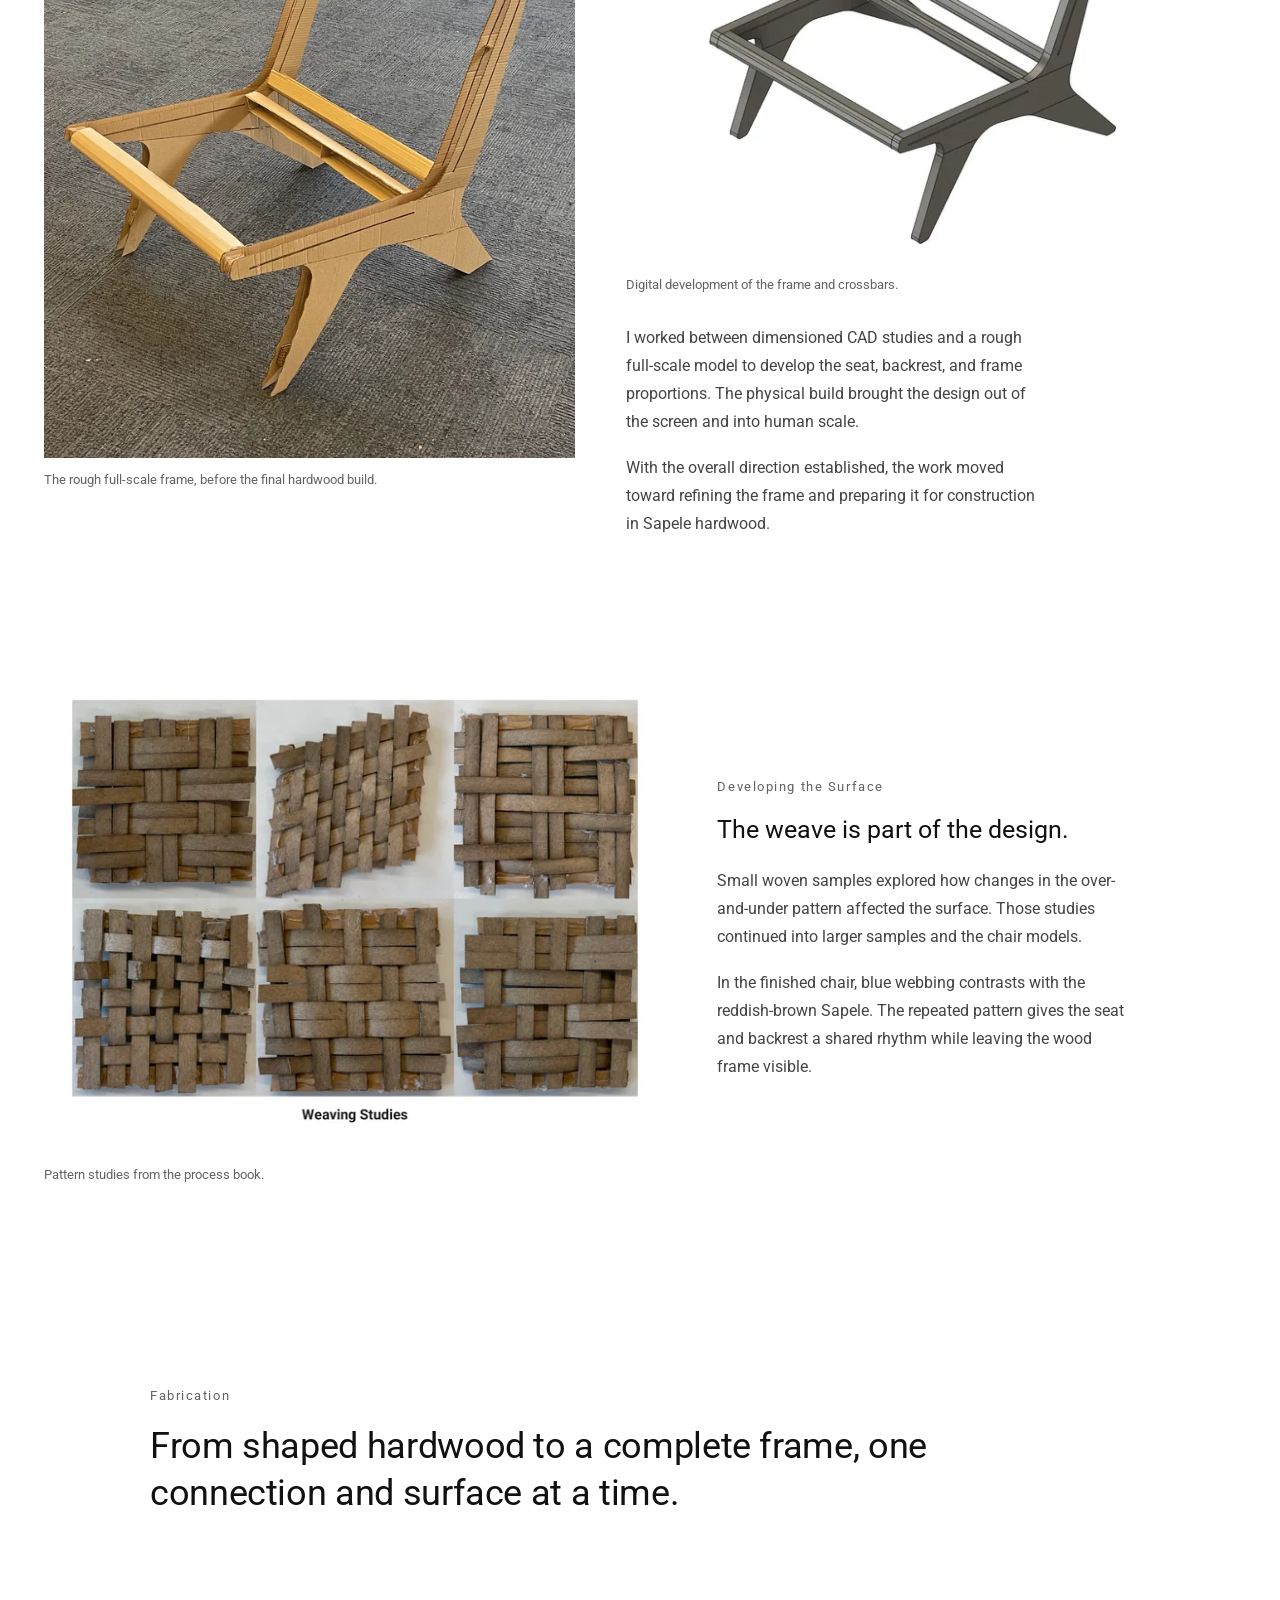
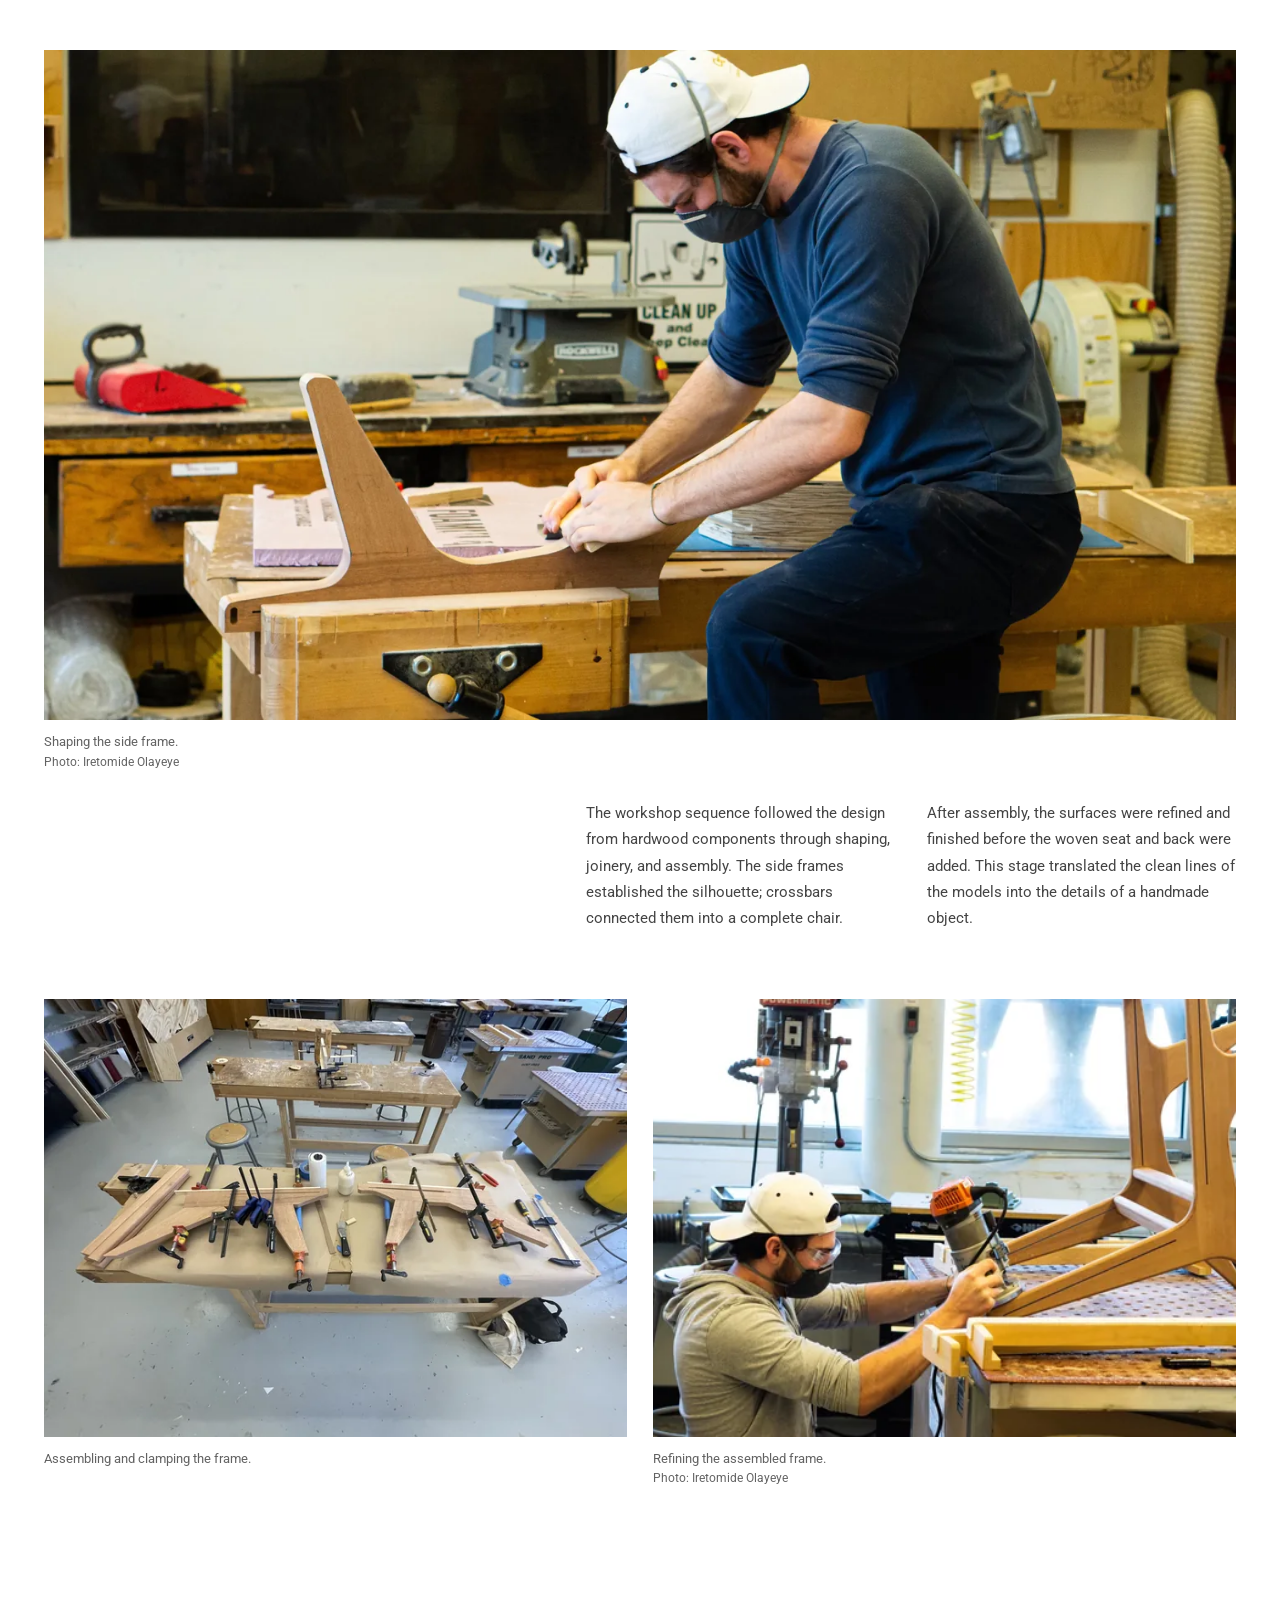
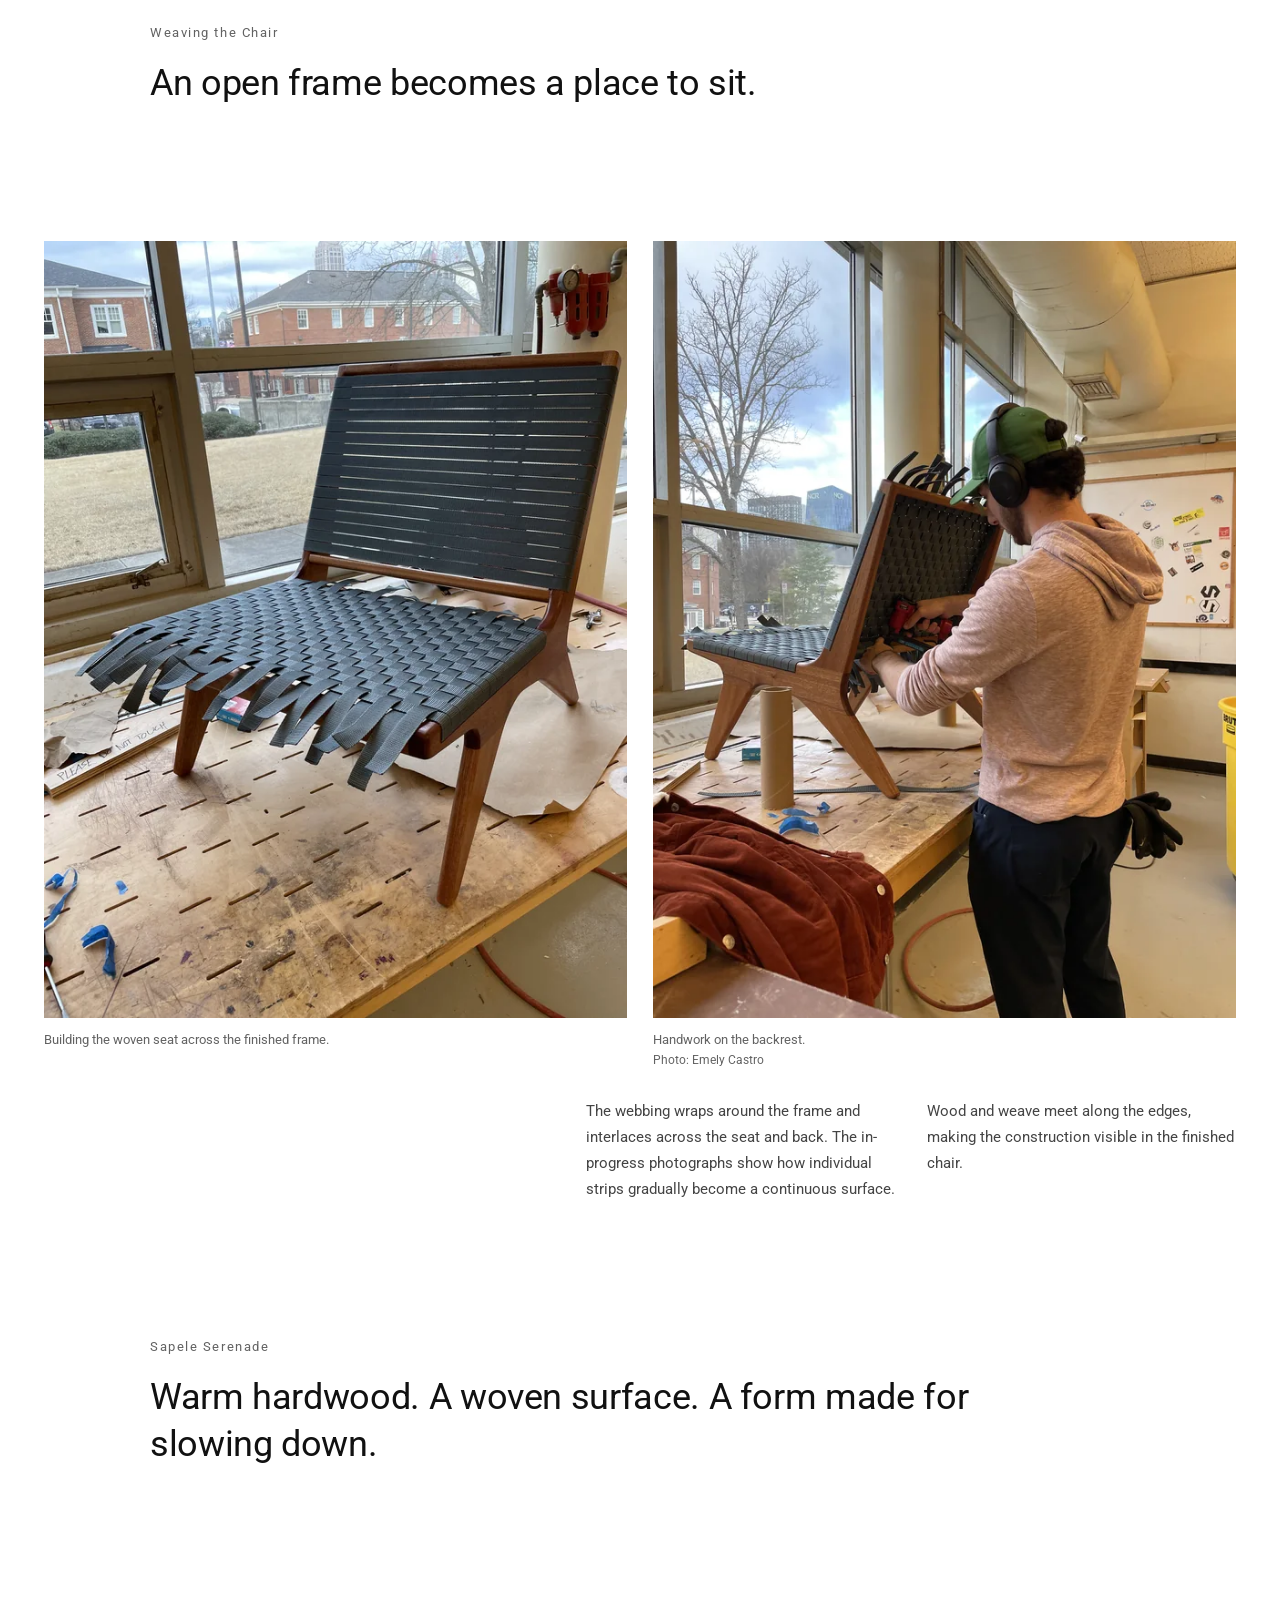
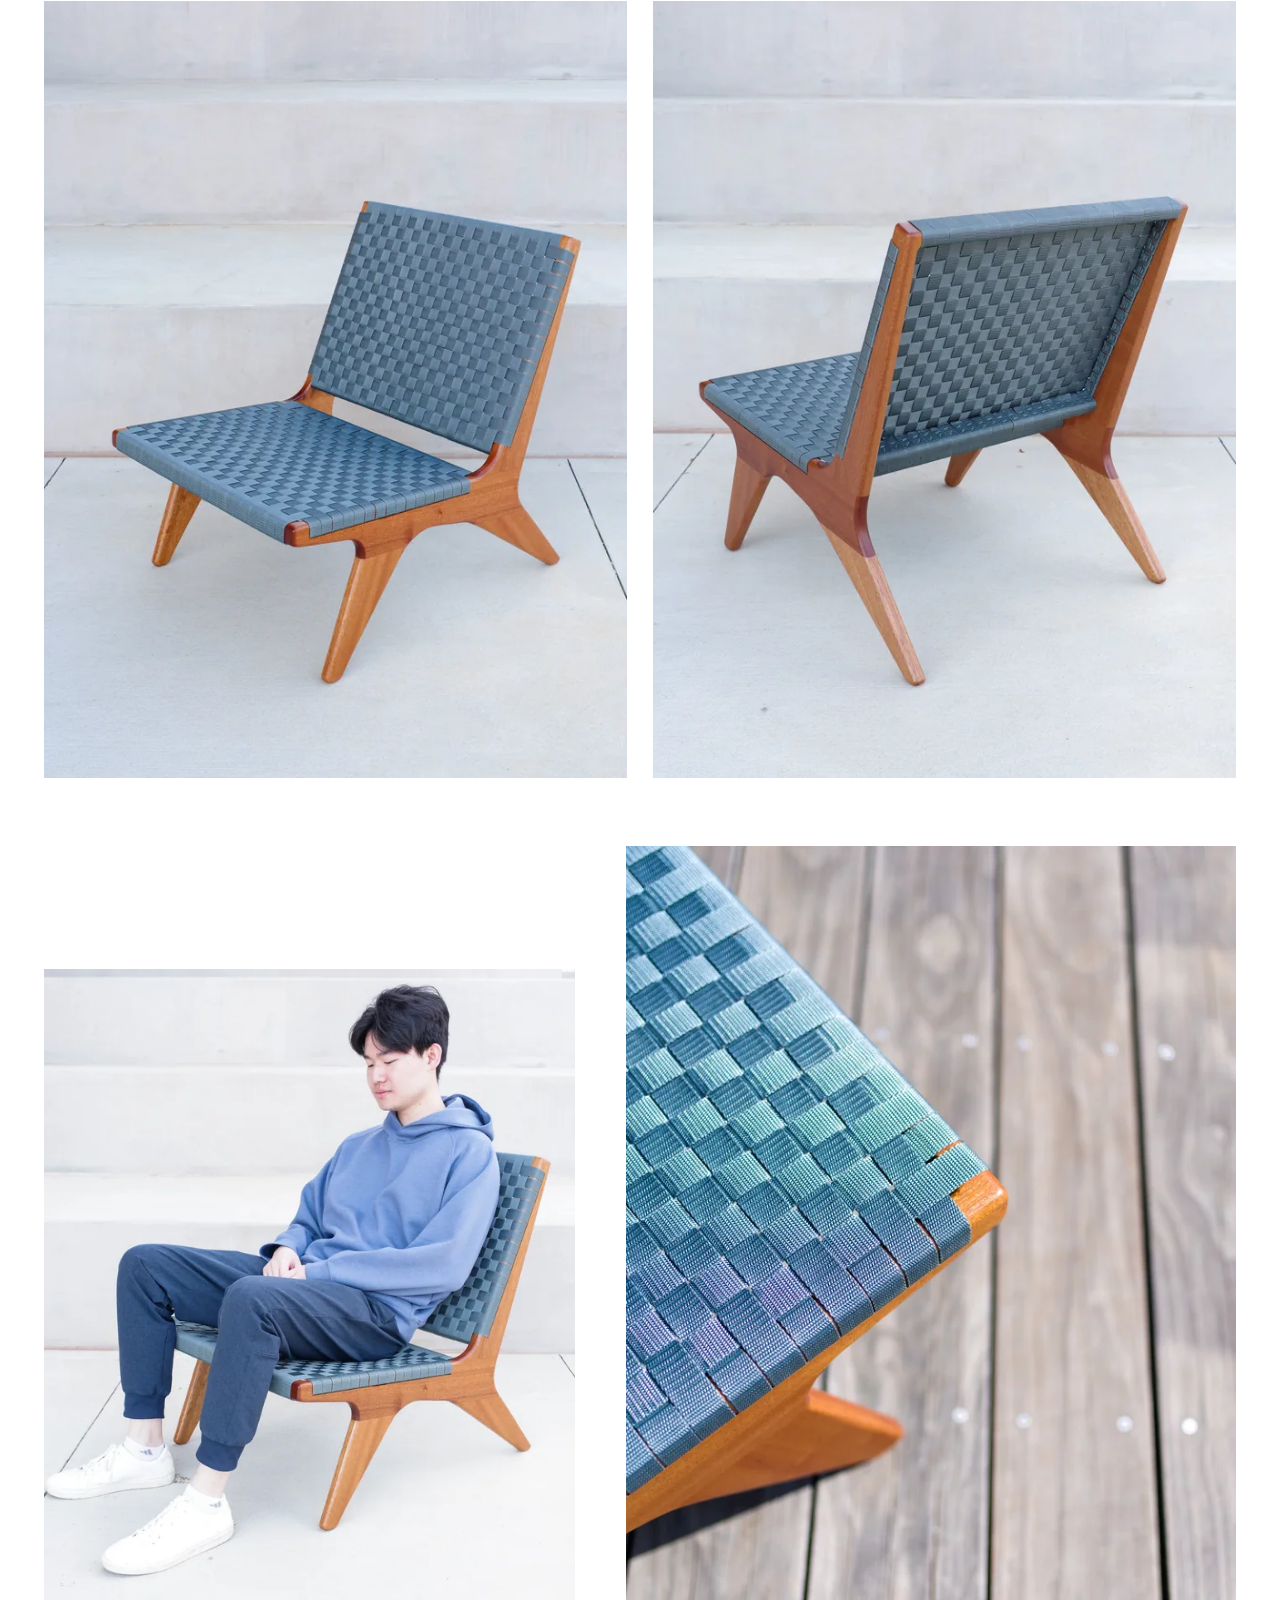
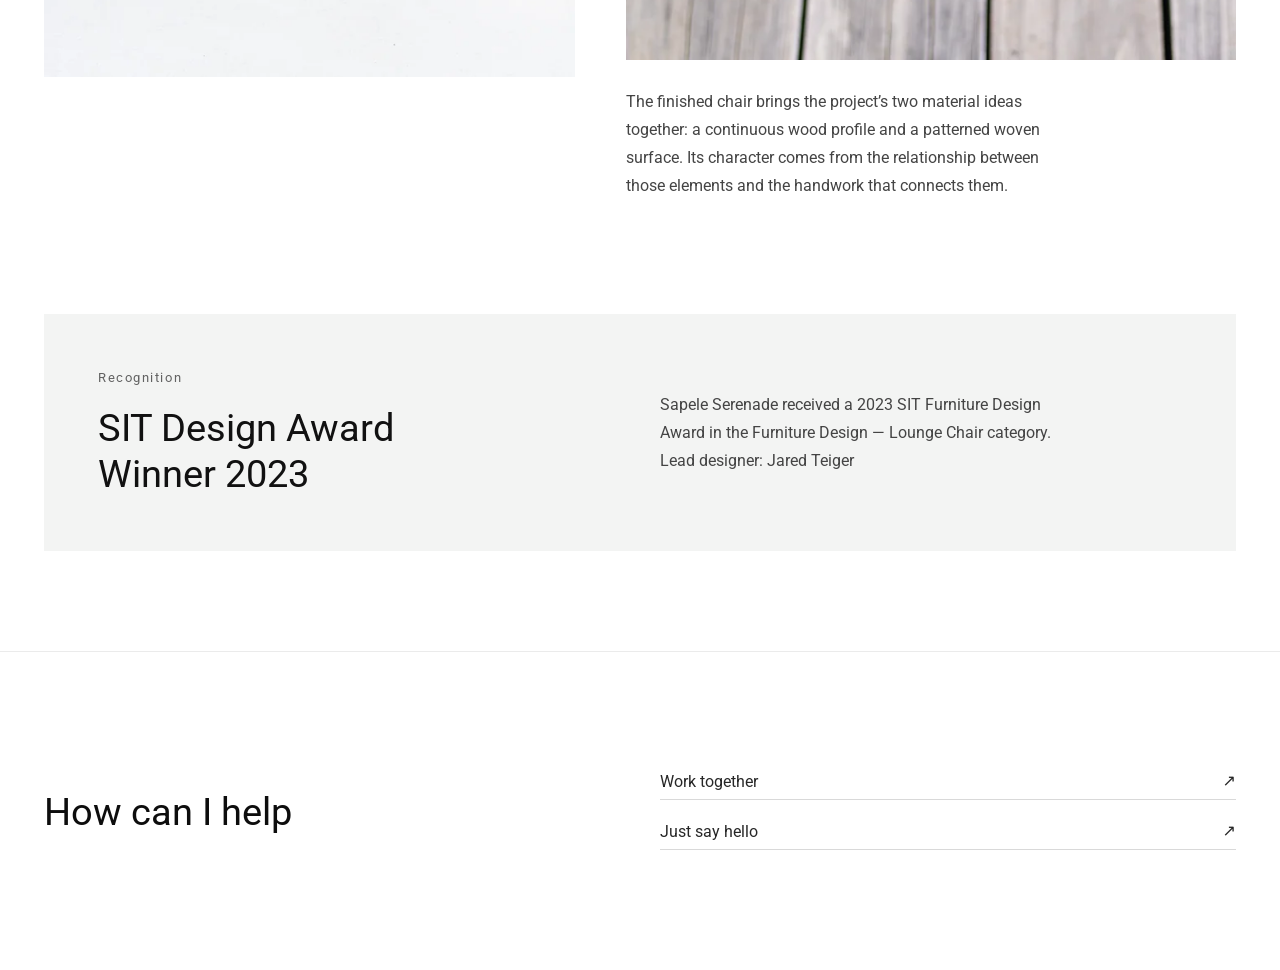
<file: project-sapele-serenade.html>
<!doctype html>
<html lang="en">
<head>
  <meta charset="UTF-8">
  <meta name="viewport" content="width=device-width,initial-scale=1">
  <title>Sapele Serenade — YES AND DESIGN STUDIO</title>
  <meta name="description" content="The design and making of Sapele Serenade, a handcrafted lounge chair by Jared Teiger. From sketches and woven studies to a Sapele hardwood frame and a 2023 SIT Design Award.">
  <meta name="author" content="Jared Teiger — YES AND DESIGN STUDIO">
  <link rel="canonical" href="https://www.yesanddesign.studio/project-sapele-serenade.html">
  <meta property="og:title" content="Sapele Serenade | YES AND DESIGN STUDIO">
  <meta property="og:description" content="A lounge chair shaped through sketches, scale models, woodworking, and hand weaving.">
  <meta property="og:type" content="article">
  <meta property="og:url" content="https://www.yesanddesign.studio/project-sapele-serenade.html">
  <meta property="og:image" content="https://www.yesanddesign.studio/assets/sapele/hero-1600.webp">
  <meta property="og:image:alt" content="Sapele Serenade lounge chair with a warm wood frame and blue woven seat and backrest.">
  <meta name="twitter:card" content="summary_large_image">
  <meta name="twitter:title" content="Sapele Serenade — Handcrafted Lounge Chair">
  <meta name="twitter:description" content="Explore Jared Teiger’s process from early concepts to a finished Sapele hardwood lounge chair.">
  <meta name="twitter:image" content="https://www.yesanddesign.studio/assets/sapele/hero-1600.webp">
  <link rel="preconnect" href="https://fonts.googleapis.com">
  <link rel="preconnect" href="https://fonts.gstatic.com" crossorigin>
  <link href="https://fonts.googleapis.com/css2?family=Roboto:wght@400;700&display=swap" rel="stylesheet">
  <link rel="stylesheet" href="./styles.css">
  <link rel="stylesheet" href="./sapele-serenade.css">
  <link rel="stylesheet" href="./case-study-footer.css">
</head>
<body data-page="project" class="sapele-page">
  <a class="skip-link" href="#project-content">Skip to case study</a>
  <header class="nav nav--overlay" id="nav">
    <div class="nav__bar" id="navBar">
      <button class="icon-btn burger" id="menuBtn" aria-label="Open menu" aria-expanded="false" aria-controls="menuOverlay">
        <span class="burger__line"></span>
        <span class="burger__line"></span>
        <span class="burger__line"></span>
      </button>

      <a class="brand" href="./index.html" aria-label="Go to home">
        <span class="brand__first">YES</span><span class="brand__last">AND</span>
      </a>

      <a class="icon-btn linkedin" href="https://www.linkedin.com/in/jared-teiger/" target="_blank" rel="noopener" aria-label="LinkedIn">
        in
      </a>
    </div>
  </header>

  <main id="project-content">
    <!-- The established project hero and three-column summary. -->
    <section class="proj-hero" aria-labelledby="project-title">
      <picture class="proj-hero__picture">
        <source media="(max-width: 760px)" srcset="./assets/sapele/context-640.webp 640w, ./assets/sapele/context-1440.webp 1440w" sizes="100vw">
        <img src="./assets/sapele/hero-2400.webp" srcset="./assets/sapele/hero-800.webp 800w, ./assets/sapele/hero-1600.webp 1600w, ./assets/sapele/hero-2400.webp 2400w" sizes="100vw" width="2400" height="1800" alt="Sapele Serenade lounge chair: a sculpted hardwood frame with a blue woven seat and backrest." fetchpriority="high" loading="eager" class="proj-hero__image">
      </picture>
      <div class="proj-hero__scrim" aria-hidden="true"></div>
      <div class="proj-hero__inner">
        <h1 class="proj-title" id="project-title">Sapele<br>Serenade</h1>
        <dl class="proj-bar" aria-label="Project summary">
          <div><dt>Project Type</dt><dd>Furniture Design</dd></div>
          <div><dt>Stage</dt><dd>Completed Prototype · 2023</dd></div>
          <div><dt>Deliverables</dt><dd>Furniture Design &amp; Full-scale Prototyping</dd></div>
        </dl>
      </div>
    </section>

    <section class="proj-section proj-section--intro" aria-labelledby="intro-title">
      <h2 class="proj-eyebrow" id="intro-title">Introduction</h2>
      <p class="proj-intro__body">Sapele Serenade brings together a sculpted Sapele hardwood frame and a hand-woven seat and backrest. Designed for lounging, the chair pairs the warmth of wood with an open, tactile surface—developed through sketches, physical models, and hands-on making.</p>
    </section>

    <section class="proj-canvas" aria-labelledby="brief-title">
      <div class="offset-inner offset-inner--center">
        <figure><img src="./assets/sapele/context-1440.webp" srcset="./assets/sapele/context-640.webp 640w, ./assets/sapele/context-1440.webp 1440w" sizes="(max-width: 900px) calc(100vw - 36px), calc(50vw - 66px)" width="1440" height="1920" alt="The completed chair on concrete steps, its warm wood and blue weave lit by sunlight." loading="lazy" decoding="async"></figure>
        <div class="offset-copy">
          <h2 class="proj-eyebrow" id="brief-title">The Brief</h2>
          <h3>A chair to build, sit in, and live with.</h3>
          <p>The design brief called for a full-scale working chair with considered ergonomics and no upholstery. The challenge was to develop the seat, back, and structure together, then carry the design through to a finished physical object.</p>
          <p>My mood studies drew on Spanish architecture, natural sunlight, and the muted tones of arid environments. Woven lounge seating offered a way to connect those references to a material and a making process.</p>
        </div>
      </div>
    </section>

    <section class="proj-section" aria-labelledby="vision-title">
      <div class="proj-vision">
        <h2 class="proj-eyebrow" id="vision-title">The Vision</h2>
        <p class="proj-vision__body">Bring the warmth of a crafted wood frame and the texture of hand weaving into one inviting lounge chair.</p>
      </div>
    </section>

    <section class="proj-canvas" aria-labelledby="exploration-title">
      <div class="offset-inner offset-inner--sketches">
        <figure><img src="./assets/sapele/early-sketches-1440.webp" srcset="./assets/sapele/early-sketches-640.webp 640w, ./assets/sapele/early-sketches-1440.webp 1440w" sizes="(max-width: 900px) calc(100vw - 36px), calc(50vw - 66px)" width="1440" height="1113" alt="A page of early chair sketches exploring sharp angles, folded planes, and different frame profiles." loading="lazy" decoding="async"><figcaption>Early exploration from the project process book.</figcaption></figure>
        <div class="offset-stack">
          <figure><img src="./assets/sapele/profile-sketch-1440.webp" srcset="./assets/sapele/profile-sketch-640.webp 640w, ./assets/sapele/profile-sketch-1440.webp 1440w" sizes="(max-width: 900px) calc(100vw - 36px), calc(50vw - 66px)" width="1440" height="1113" alt="Side-profile sketch exploring an angled backrest and an arched opening between the chair legs." loading="lazy" decoding="async"></figure>
          <div class="offset-copy">
            <h2 class="proj-eyebrow" id="exploration-title">Finding the Form</h2>
            <p>I began with a brutalist direction: sharp angles, sheet metal, and wood. As the project developed, I shifted toward a warmer wood frame with woven surfaces.</p>
            <p>The next sketches explored how the backrest, seat, and legs could read as a continuous profile. Openings beneath the seat gave each concept a different balance between solid structure and negative space.</p>
          </div>
        </div>
      </div>
    </section>

    <section class="proj-section" aria-labelledby="models-title">
      <div class="proj-vision">
        <h2 class="proj-eyebrow" id="models-title">Concept Development</h2>
        <p class="proj-vision__body">Move from a drawn silhouette to a form that can be seen from every angle.</p>
      </div>
    </section>
    <div class="proj-canvas">
      <div class="image-grid image-grid--models">
        <figure><img src="./assets/sapele/model-01-1440.webp" srcset="./assets/sapele/model-01-640.webp 640w, ./assets/sapele/model-01-1440.webp 1440w" sizes="(max-width: 760px) calc(100vw - 36px), calc(33vw - 46px)" width="1440" height="1440" alt="Small woven chair model with a low angular frame." loading="lazy" decoding="async"><figcaption>01 / A low, angular frame.</figcaption></figure>
        <figure><img src="./assets/sapele/model-02-1440.webp" srcset="./assets/sapele/model-02-640.webp 640w, ./assets/sapele/model-02-1440.webp 1440w" sizes="(max-width: 760px) calc(100vw - 36px), calc(33vw - 46px)" width="1440" height="1440" alt="Small woven chair model with a loop-shaped opening in its side frame." loading="lazy" decoding="async"><figcaption>02 / Opening up the side profile.</figcaption></figure>
        <figure><img src="./assets/sapele/model-03-1440.webp" srcset="./assets/sapele/model-03-640.webp 640w, ./assets/sapele/model-03-1440.webp 1440w" sizes="(max-width: 760px) calc(100vw - 36px), calc(33vw - 46px)" width="1440" height="1440" alt="Small woven chair model with an arched opening between the legs." loading="lazy" decoding="async"><figcaption>03 / An arched transition between the legs.</figcaption></figure>
      </div>
      <div class="section-copy">
        <p>Physical scale models let me compare the frame profiles beyond the side view. The woven seat and back became part of those studies, so the surface and structure developed together.</p>
        <p>Across the concepts, the central question stayed the same: how could the frame support a relaxed seating posture while keeping a clear, expressive silhouette?</p>
      </div>
    </div>

    <section class="proj-section" aria-labelledby="scale-title">
      <div class="proj-vision">
        <h2 class="proj-eyebrow" id="scale-title">From Model to Full Scale</h2>
        <p class="proj-vision__body">Resolve the proportions in CAD, then bring them into the room.</p>
      </div>
    </section>
    <div class="proj-canvas">
      <div class="offset-inner">
        <figure><img src="./assets/sapele/full-scale-1440.webp" srcset="./assets/sapele/full-scale-640.webp 640w, ./assets/sapele/full-scale-1440.webp 1440w" sizes="(max-width: 900px) calc(100vw - 36px), calc(50vw - 66px)" width="1440" height="1920" alt="Full-scale rough chair frame in the studio." loading="lazy" decoding="async"><figcaption>The rough full-scale frame, before the final hardwood build.</figcaption></figure>
        <div class="offset-stack">
          <figure><img src="./assets/sapele/cad-1440.webp" srcset="./assets/sapele/cad-640.webp 640w, ./assets/sapele/cad-1440.webp 1355w" sizes="(max-width: 900px) calc(100vw - 36px), calc(50vw - 66px)" width="1355" height="1137" alt="Three-quarter CAD view of the chair frame, showing its curved side profiles and crossbars." loading="lazy" decoding="async"><figcaption>Digital development of the frame and crossbars.</figcaption></figure>
          <div class="offset-copy">
            <p>I worked between dimensioned CAD studies and a rough full-scale model to develop the seat, backrest, and frame proportions. The physical build brought the design out of the screen and into human scale.</p>
            <p>With the overall direction established, the work moved toward refining the frame and preparing it for construction in Sapele hardwood.</p>
          </div>
        </div>
      </div>
    </div>

    <section class="proj-section" aria-labelledby="weave-title">
      <div class="offset-inner offset-inner--study offset-inner--center">
        <figure><img src="./assets/sapele/weave-studies-1440.webp" srcset="./assets/sapele/weave-studies-640.webp 640w, ./assets/sapele/weave-studies-1440.webp 1440w" sizes="(max-width: 900px) calc(100vw - 36px), calc(50vw - 66px)" width="1440" height="1113" alt="Six small woven samples comparing different interlacing patterns." loading="lazy" decoding="async"><figcaption>Pattern studies from the process book.</figcaption></figure>
        <div class="offset-copy">
          <h2 class="proj-eyebrow" id="weave-title">Developing the Surface</h2>
          <h3>The weave is part of the design.</h3>
          <p>Small woven samples explored how changes in the over-and-under pattern affected the surface. Those studies continued into larger samples and the chair models.</p>
          <p>In the finished chair, blue webbing contrasts with the reddish-brown Sapele. The repeated pattern gives the seat and backrest a shared rhythm while leaving the wood frame visible.</p>
        </div>
      </div>
    </section>

    <section class="proj-section" aria-labelledby="fabrication-title">
      <div class="proj-vision">
        <h2 class="proj-eyebrow" id="fabrication-title">Fabrication</h2>
        <p class="proj-vision__body">From shaped hardwood to a complete frame, one connection and surface at a time.</p>
      </div>
    </section>
    <div class="proj-canvas">
      <figure class="workshop-wide"><img src="./assets/sapele/shaping-1440.webp" srcset="./assets/sapele/shaping-640.webp 640w, ./assets/sapele/shaping-1440.webp 1440w" sizes="calc(100vw - 88px)" width="1440" height="809" alt="Jared working by hand on the chair’s curved wooden side frame in the workshop." loading="lazy" decoding="async"><figcaption>Shaping the side frame.<span class="photo-credit">Photo: Iretomide Olayeye</span></figcaption></figure>
      <div class="section-copy">
        <p>The workshop sequence followed the design from hardwood components through shaping, joinery, and assembly. The side frames established the silhouette; crossbars connected them into a complete chair.</p>
        <p>After assembly, the surfaces were refined and finished before the woven seat and back were added. This stage translated the clean lines of the models into the details of a handmade object.</p>
      </div>
    </div>
    <div class="proj-canvas">
      <div class="image-grid image-grid--pair image-grid--workshop">
        <figure><img src="./assets/sapele/glue-up-1440.webp" srcset="./assets/sapele/glue-up-640.webp 640w, ./assets/sapele/glue-up-1440.webp 1440w" sizes="(max-width: 900px) calc(100vw - 36px), calc(50vw - 66px)" width="1440" height="1080" alt="Wooden chair components held in clamps during frame assembly." loading="lazy" decoding="async"><figcaption>Assembling and clamping the frame.</figcaption></figure>
        <figure><img src="./assets/sapele/finishing-1440.webp" srcset="./assets/sapele/finishing-640.webp 640w, ./assets/sapele/finishing-1440.webp 1440w" sizes="(max-width: 900px) calc(100vw - 36px), calc(50vw - 66px)" width="1440" height="809" alt="Jared refining the assembled wooden chair frame on a workshop bench." loading="lazy" decoding="async"><figcaption>Refining the assembled frame.<span class="photo-credit">Photo: Iretomide Olayeye</span></figcaption></figure>
      </div>
    </div>

    <section class="proj-section" aria-labelledby="handwork-title">
      <div class="proj-vision">
        <h2 class="proj-eyebrow" id="handwork-title">Weaving the Chair</h2>
        <p class="proj-vision__body">An open frame becomes a place to sit.</p>
      </div>
    </section>
    <div class="proj-canvas">
      <div class="image-grid image-grid--pair">
        <figure><img src="./assets/sapele/weaving-1440.webp" srcset="./assets/sapele/weaving-640.webp 640w, ./assets/sapele/weaving-1440.webp 1440w" sizes="(max-width: 900px) calc(100vw - 36px), calc(50vw - 66px)" width="1440" height="1920" alt="Blue webbing being woven across the seat, with loose strips extending from its front edge." loading="lazy" decoding="async"><figcaption>Building the woven seat across the finished frame.</figcaption></figure>
        <figure><img src="./assets/sapele/handwork-1440.webp" srcset="./assets/sapele/handwork-640.webp 640w, ./assets/sapele/handwork-1440.webp 1440w" sizes="(max-width: 900px) calc(100vw - 36px), calc(50vw - 66px)" width="1440" height="1920" alt="Jared working on the woven backrest of the chair beside a studio window." loading="lazy" decoding="async"><figcaption>Handwork on the backrest.<span class="photo-credit">Photo: Emely Castro</span></figcaption></figure>
      </div>
      <div class="section-copy">
        <p>The webbing wraps around the frame and interlaces across the seat and back. The in-progress photographs show how individual strips gradually become a continuous surface.</p>
        <p>Wood and weave meet along the edges, making the construction visible in the finished chair.</p>
      </div>
    </div>

    <section class="proj-section" aria-labelledby="outcome-title">
      <div class="proj-vision">
        <h2 class="proj-eyebrow" id="outcome-title">Sapele Serenade</h2>
        <p class="proj-vision__body">Warm hardwood. A woven surface. A form made for slowing down.</p>
      </div>
    </section>
    <div class="proj-canvas">
      <div class="image-grid image-grid--pair">
        <figure><img src="./assets/sapele/final-front-1440.webp" srcset="./assets/sapele/final-front-640.webp 640w, ./assets/sapele/final-front-1440.webp 1440w" sizes="(max-width: 900px) calc(100vw - 36px), calc(50vw - 66px)" width="1440" height="1920" alt="The finished Sapele Serenade chair seen from the front, showing the blue woven seat and angled backrest." loading="lazy" decoding="async"></figure>
        <figure><img src="./assets/sapele/final-back-1440.webp" srcset="./assets/sapele/final-back-640.webp 640w, ./assets/sapele/final-back-1440.webp 1440w" sizes="(max-width: 900px) calc(100vw - 36px), calc(50vw - 66px)" width="1440" height="1920" alt="Rear view of the completed chair showing the woven backrest and sculpted Sapele frame." loading="lazy" decoding="async"></figure>
      </div>
    </div>
    <div class="proj-canvas">
      <div class="offset-inner offset-inner--center">
        <figure><img src="./assets/sapele/seated-1440.webp" srcset="./assets/sapele/seated-640.webp 640w, ./assets/sapele/seated-1440.webp 1440w" sizes="(max-width: 900px) calc(100vw - 36px), calc(50vw - 66px)" width="1440" height="1920" alt="A person seated in Sapele Serenade, showing the full-scale chair in use." loading="lazy" decoding="async"></figure>
        <div class="offset-stack">
          <figure><img src="./assets/sapele/weave-detail-1440.webp" srcset="./assets/sapele/weave-detail-640.webp 640w, ./assets/sapele/weave-detail-1440.webp 1440w" sizes="(max-width: 900px) calc(100vw - 36px), calc(50vw - 66px)" width="1440" height="1920" alt="Close view of the blue interlaced webbing wrapped around the warm wooden frame." loading="lazy" decoding="async"></figure>
          <div class="offset-copy">
            <p>The finished chair brings the project’s two material ideas together: a continuous wood profile and a patterned woven surface. Its character comes from the relationship between those elements and the handwork that connects them.</p>
          </div>
        </div>
      </div>
    </div>

    <section class="recognition" aria-labelledby="recognition-title">
      <div class="recognition__inner">
        <div>
          <h2 class="proj-eyebrow" id="recognition-title">Recognition</h2>
          <p class="recognition__title">SIT Design Award<br>Winner 2023</p>
        </div>
        <p class="recognition__copy">Sapele Serenade received a 2023 SIT Furniture Design Award in the Furniture Design — Lounge Chair category.<br>Lead designer: Jared Teiger</p>
      </div>
    </section>
  </main>

  <section class="menu" id="menuOverlay" aria-hidden="true">
    <div class="menu__inner" role="dialog" aria-modal="true" aria-label="Menu">
      <div class="menu__left">
        <div class="menu__toprow">
          <button class="icon-btn close" id="closeBtn" aria-label="Close menu">
            <span class="close__line"></span>
            <span class="close__line"></span>
          </button>
        </div>

        <nav class="menu__nav" aria-label="Primary">
          <a class="menu__link" href="./about.html" data-preview="./assets/about.jpg">About Me</a>
          <a class="menu__link" href="./what-i-do.html" data-preview="./assets/process.jpg">What I Do</a>
          <a class="menu__link" href="./contact.html" data-preview="./assets/get-in-touch.jpg">Get in Touch</a>

          <div class="menu__section-title">CASE STUDIES</div>

          <a class="pill" href="./project-star-wars.html" data-preview="./assets/star-wars.jpg">Star Wars</a>
          <a class="pill" href="./project-fellow.html" data-preview="./assets/Fellow_image_18.jpg">Fellow</a>
          <a class="pill" href="./project-magimates.html" data-preview="./assets/magimates.jpg">Magimates</a>
          <a class="pill" href="./project-helloreal.html" data-preview="./assets/helloreal.jpg">Helloreal</a>
          <a class="pill" href="./project-nightflare.html" data-preview="./assets/nightflare.jpg">Nightflare</a>
          <a class="pill" href="./project-sapele-serenade.html" aria-current="page" data-preview="./assets/sapele-serenade.jpg">Sapele Serenade</a>
          <a class="pill" href="./project-social-queue.html" data-preview="./assets/social-queue.jpg">Social Queue</a>
        </nav>
      </div>

      <div class="menu__right">
        <div class="preview" id="menuPreview" role="img" aria-label="Project preview"></div>
      </div>
    </div>

    <button class="menu__backdrop" id="backdropBtn" aria-label="Close menu (backdrop)"></button>
  </section>

  <footer class="site-cta" aria-labelledby="footer-title">
    <div class="site-cta__inner">
      <h2 class="site-cta__title" id="footer-title">How can I help</h2>
      <div class="site-cta__links">
        <a href="./contact.html" class="site-cta__link"><span>Work together</span><span class="site-cta__arrow" aria-hidden="true">↗</span></a>
        <a href="./contact.html" class="site-cta__link"><span>Just say hello</span><span class="site-cta__arrow" aria-hidden="true">↗</span></a>
      </div>
    </div>
  </footer>
  <script src="./script.js" defer></script>
</body>
</html>
</file>
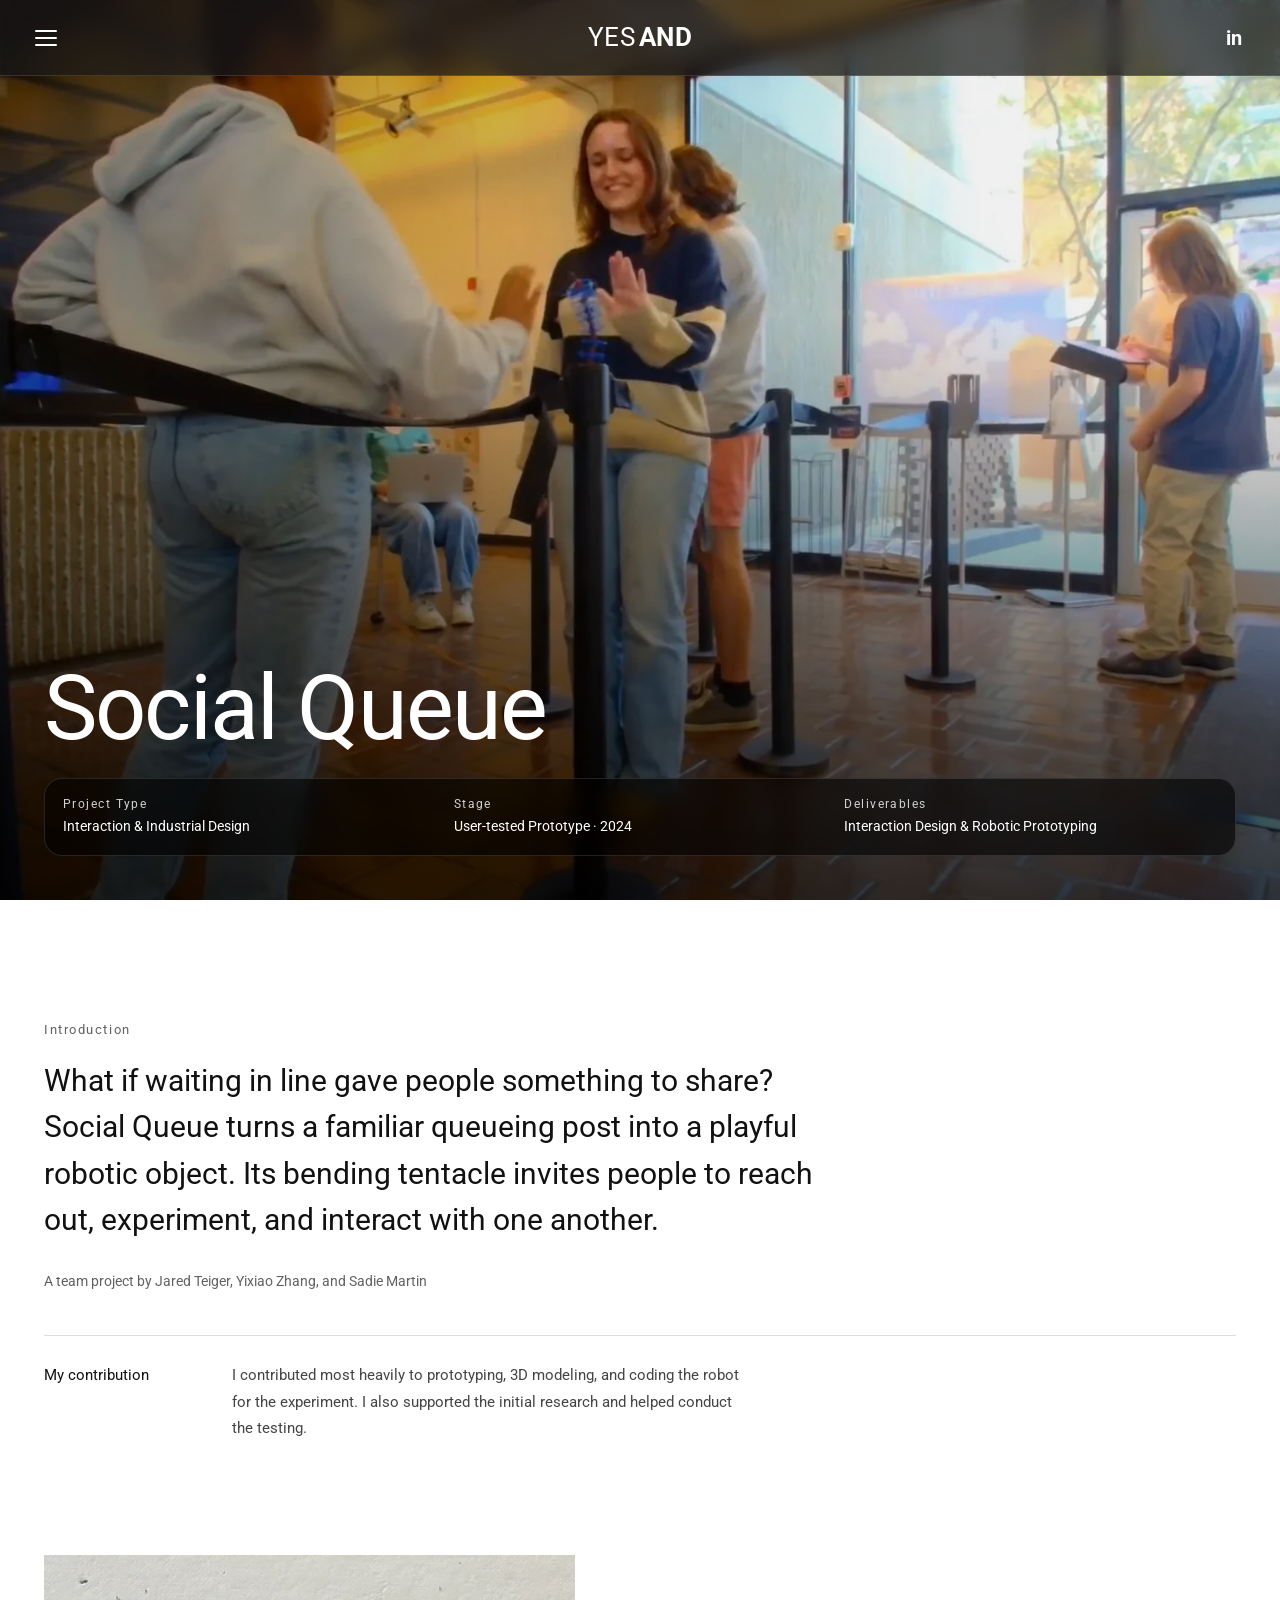
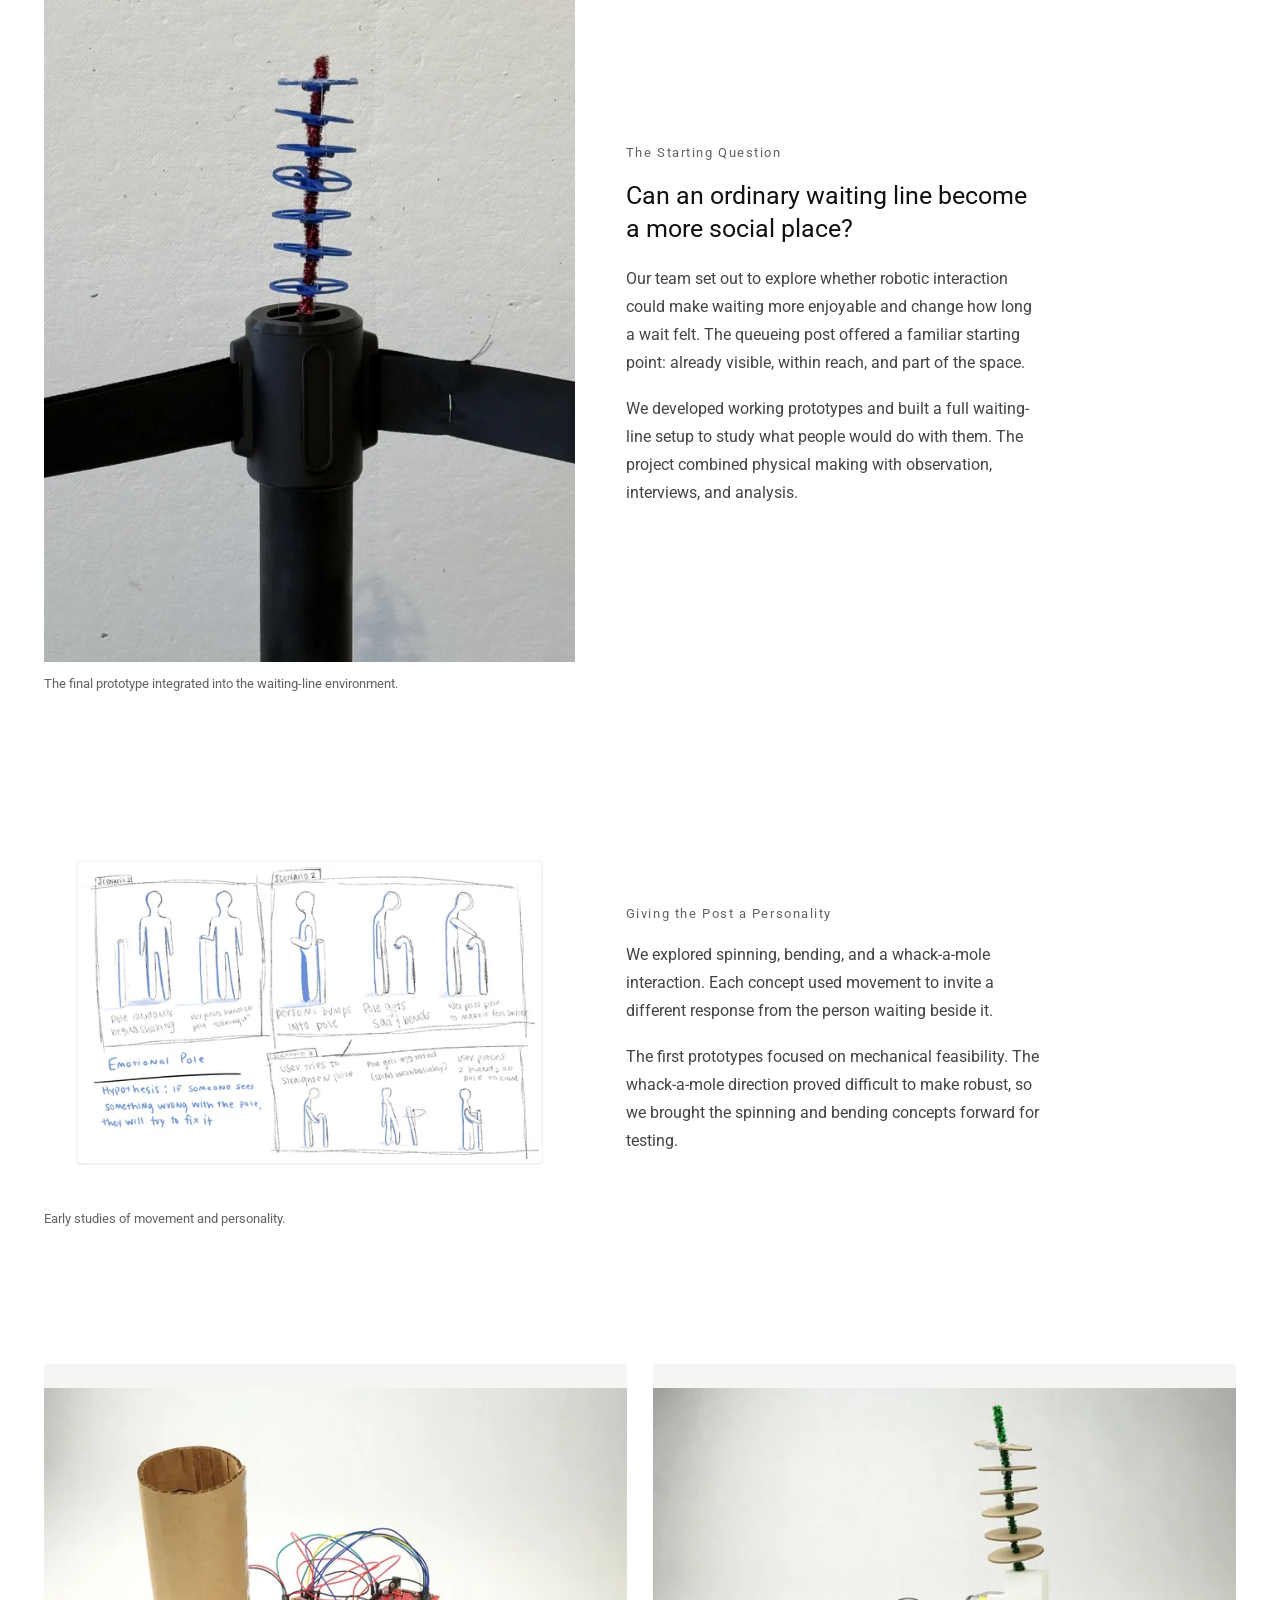
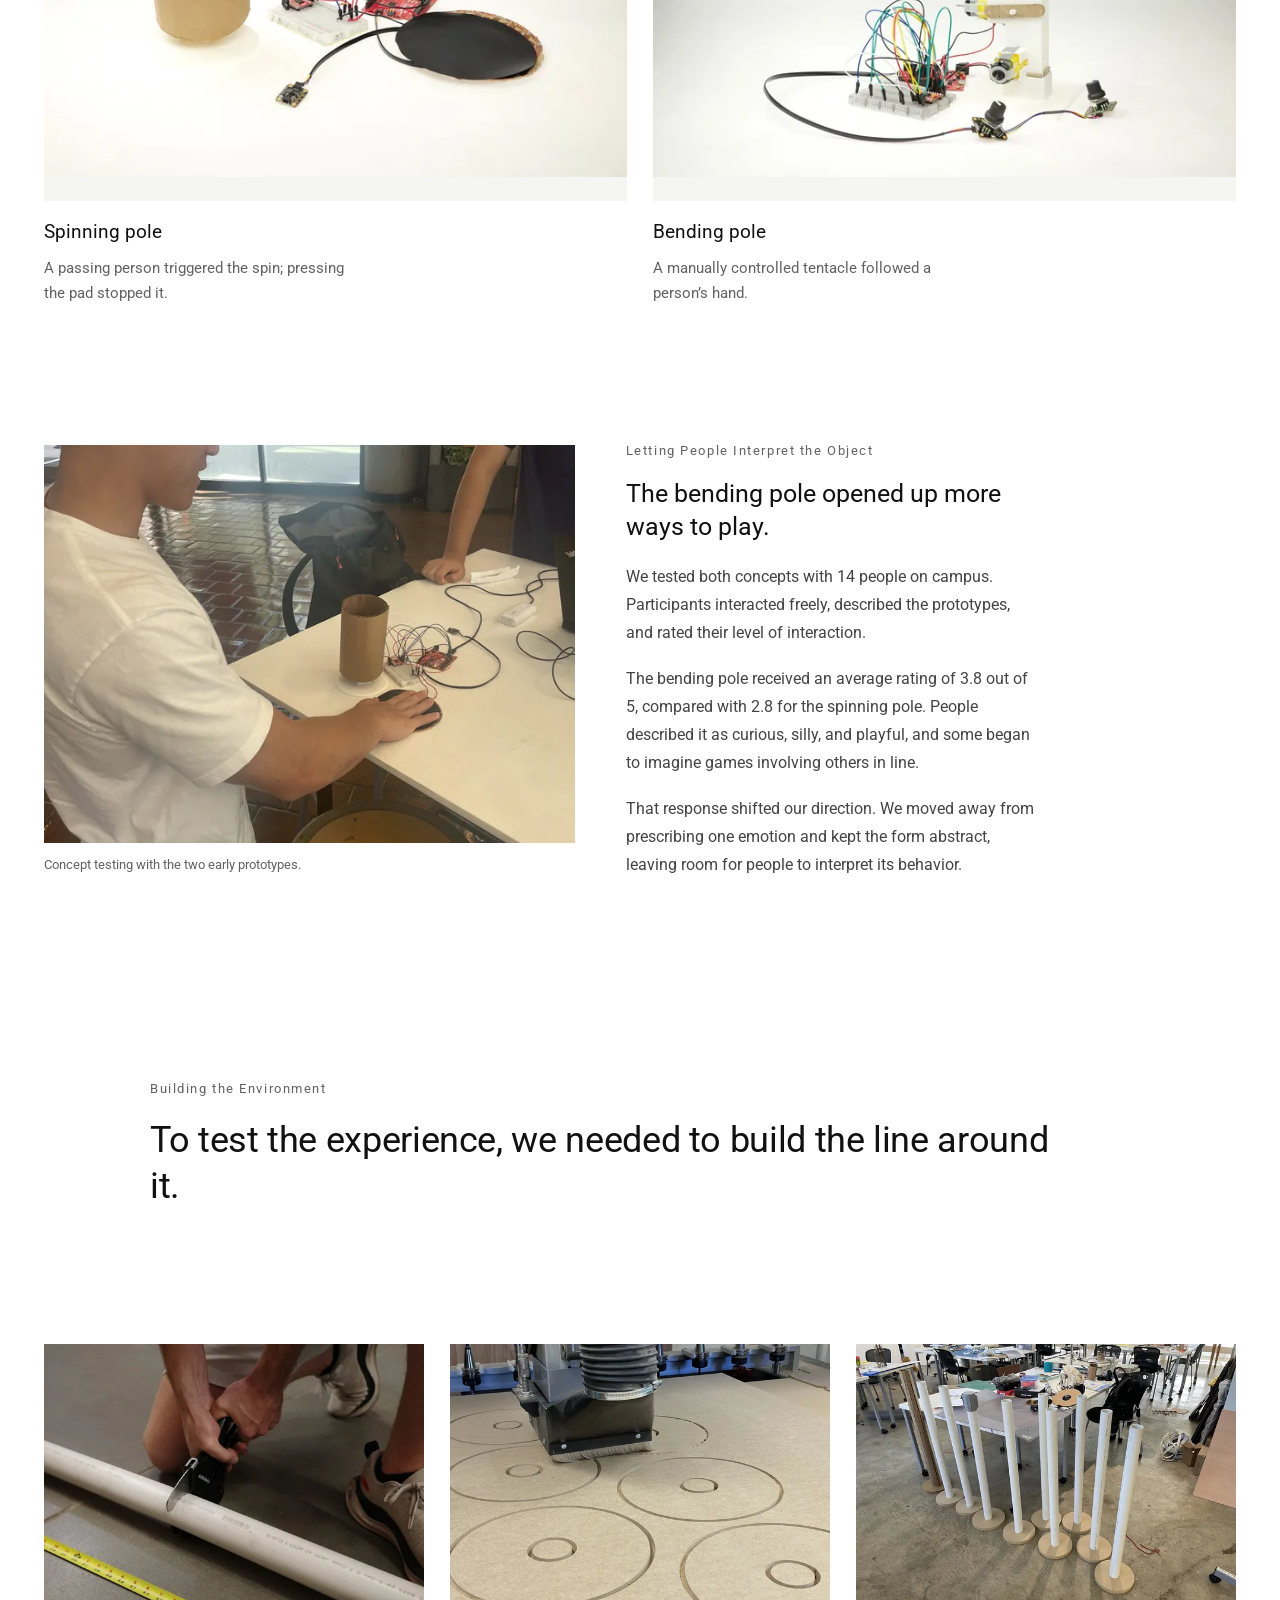
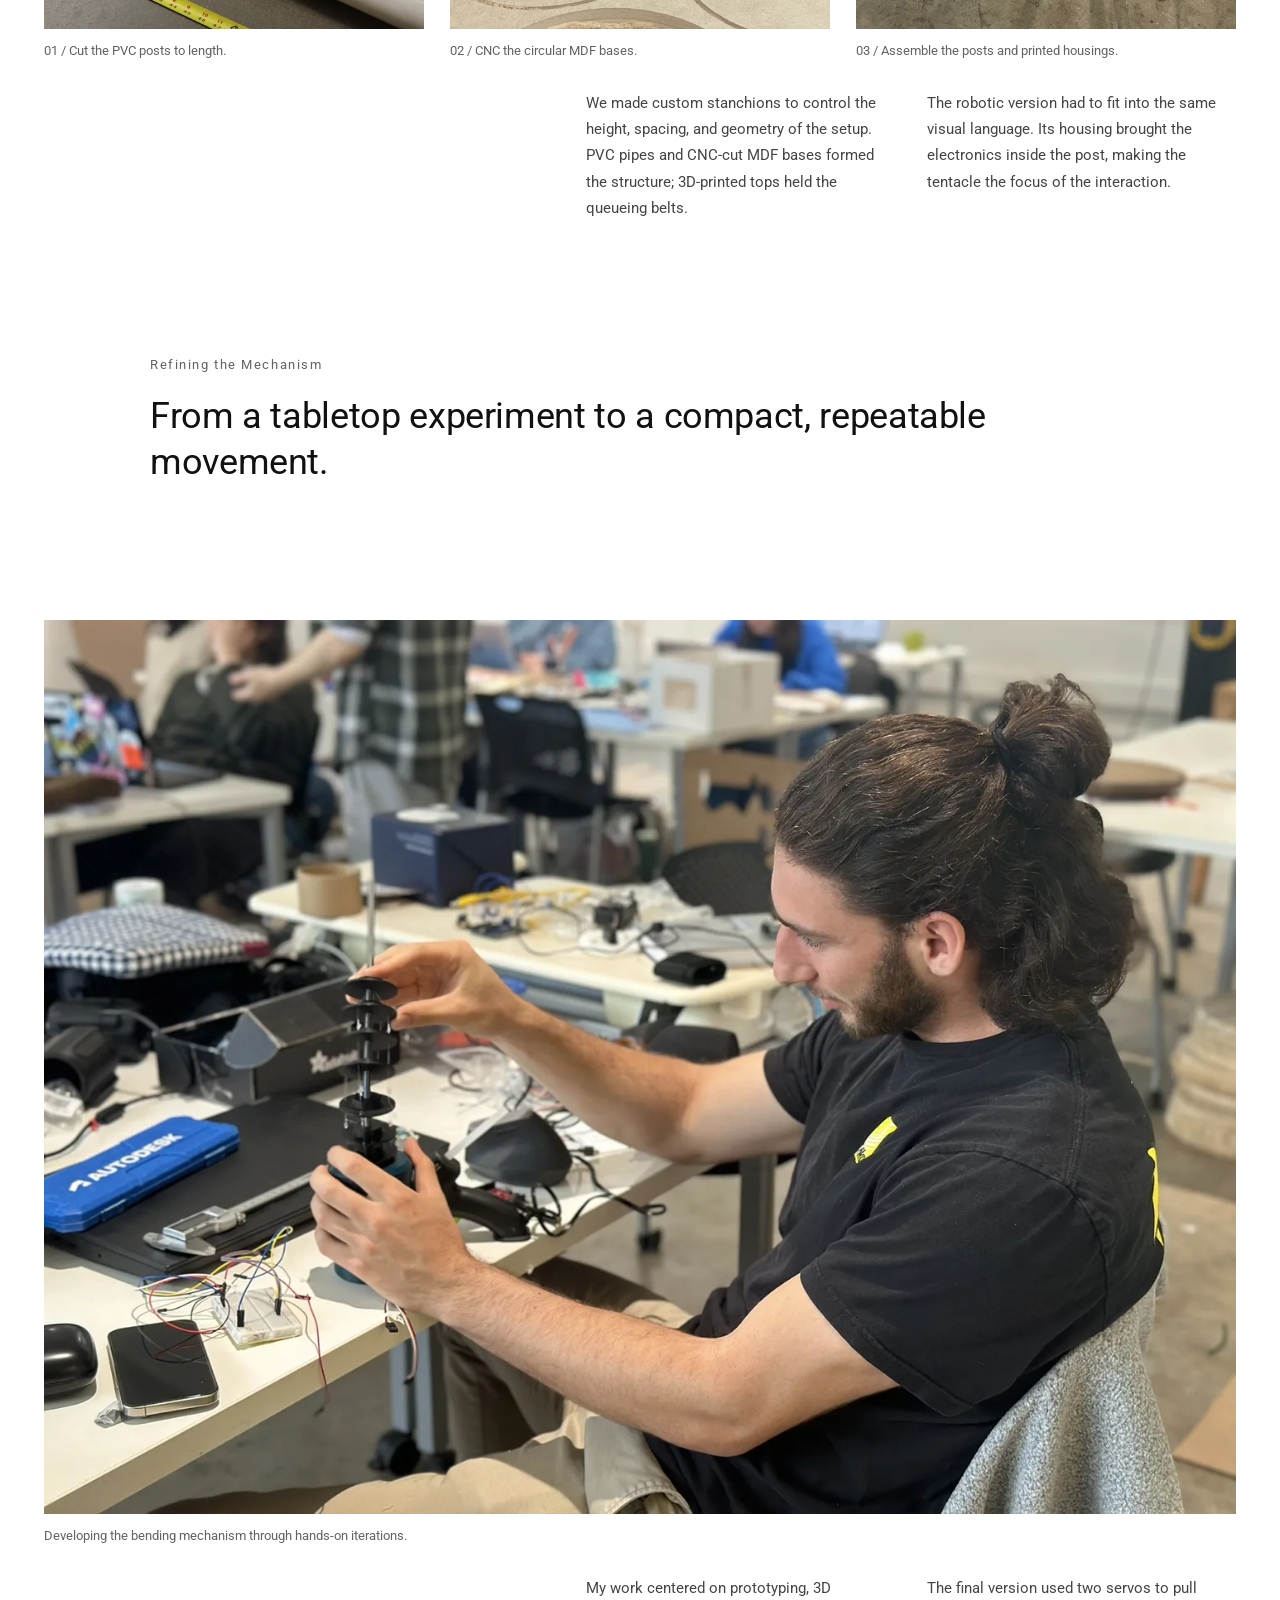
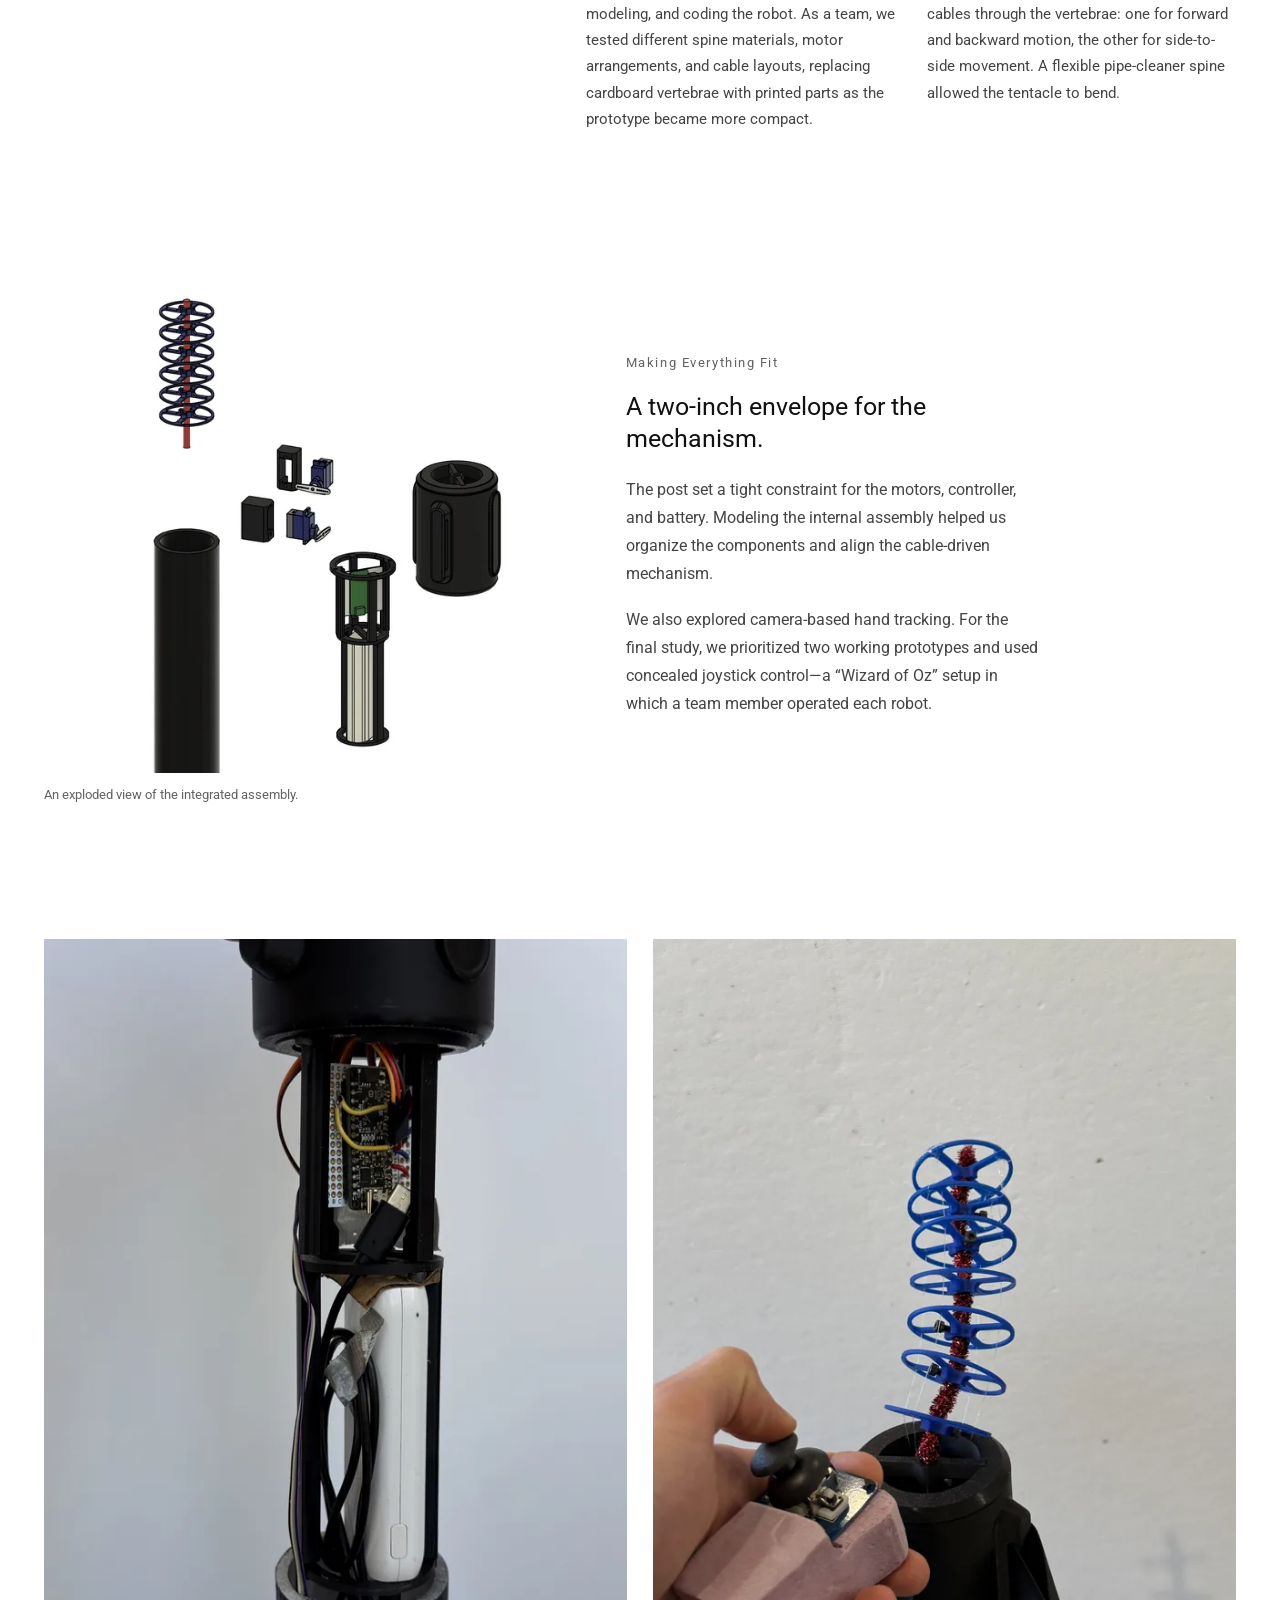
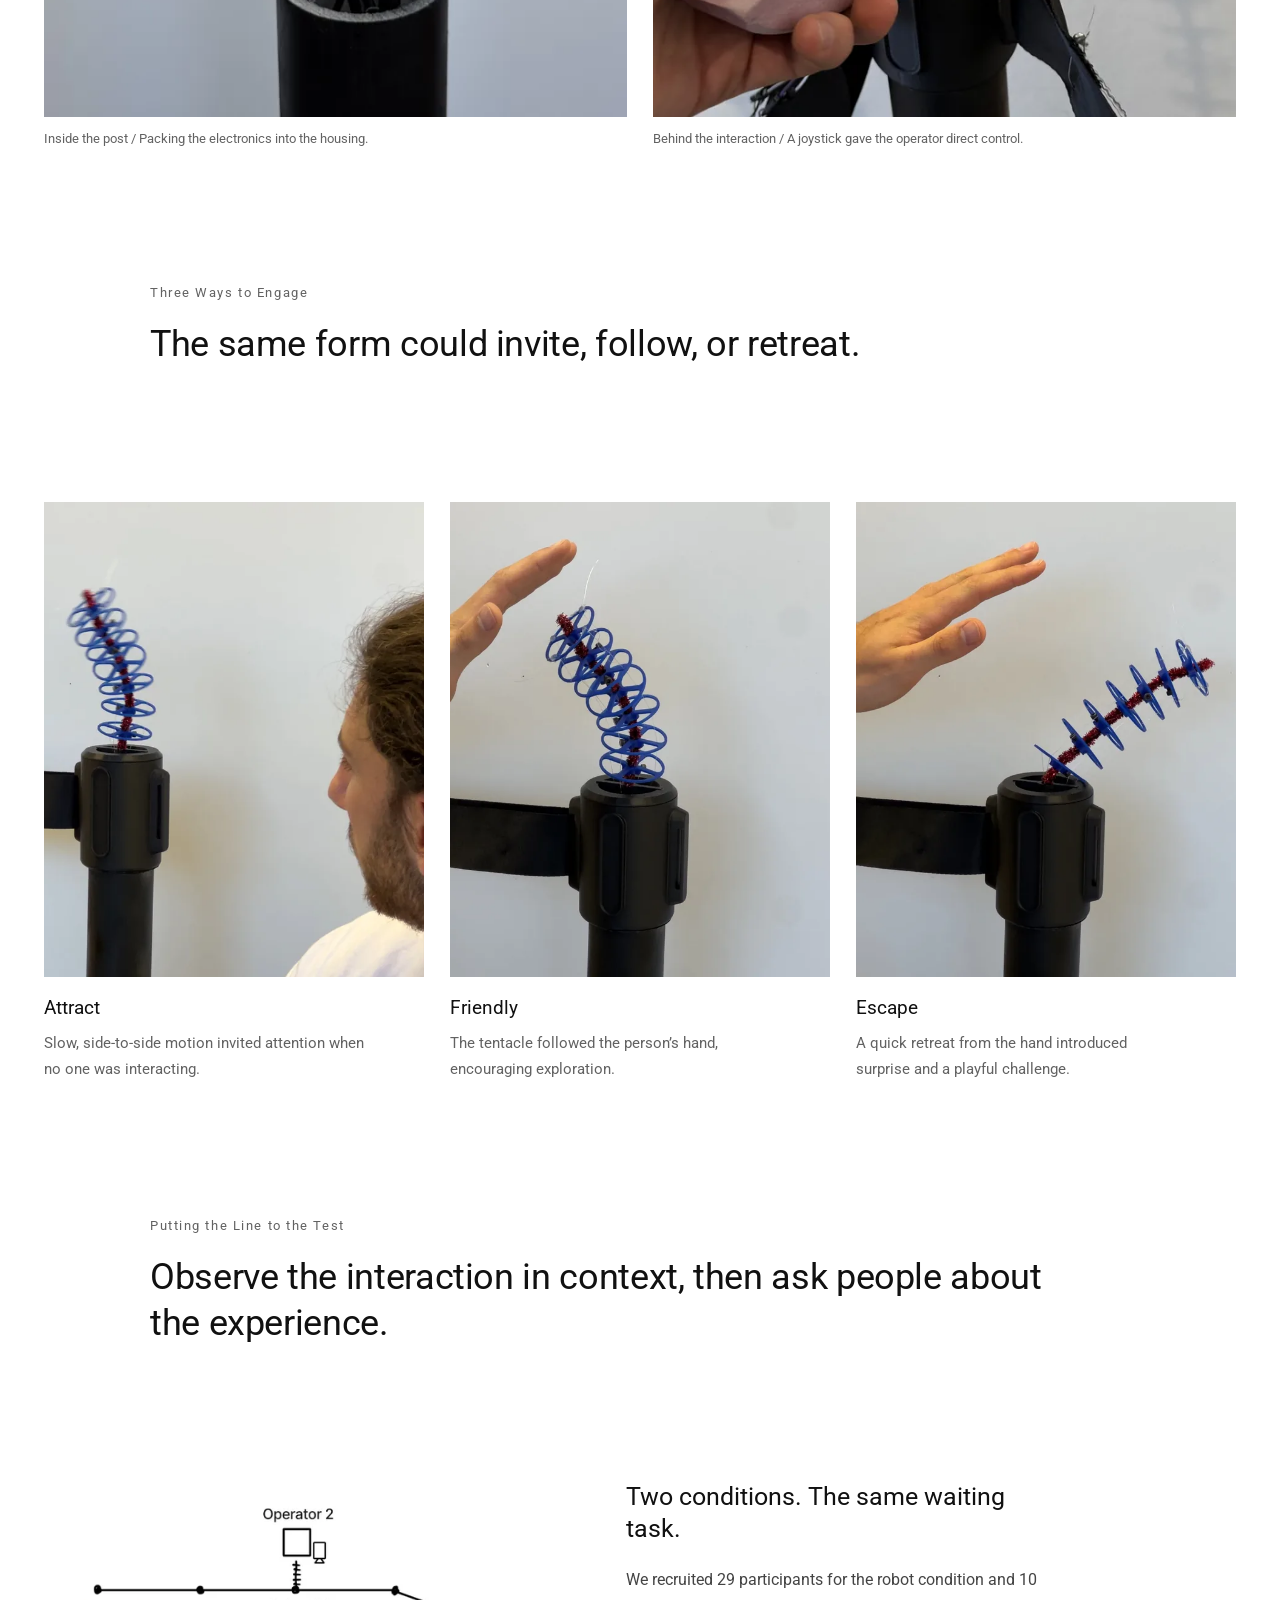
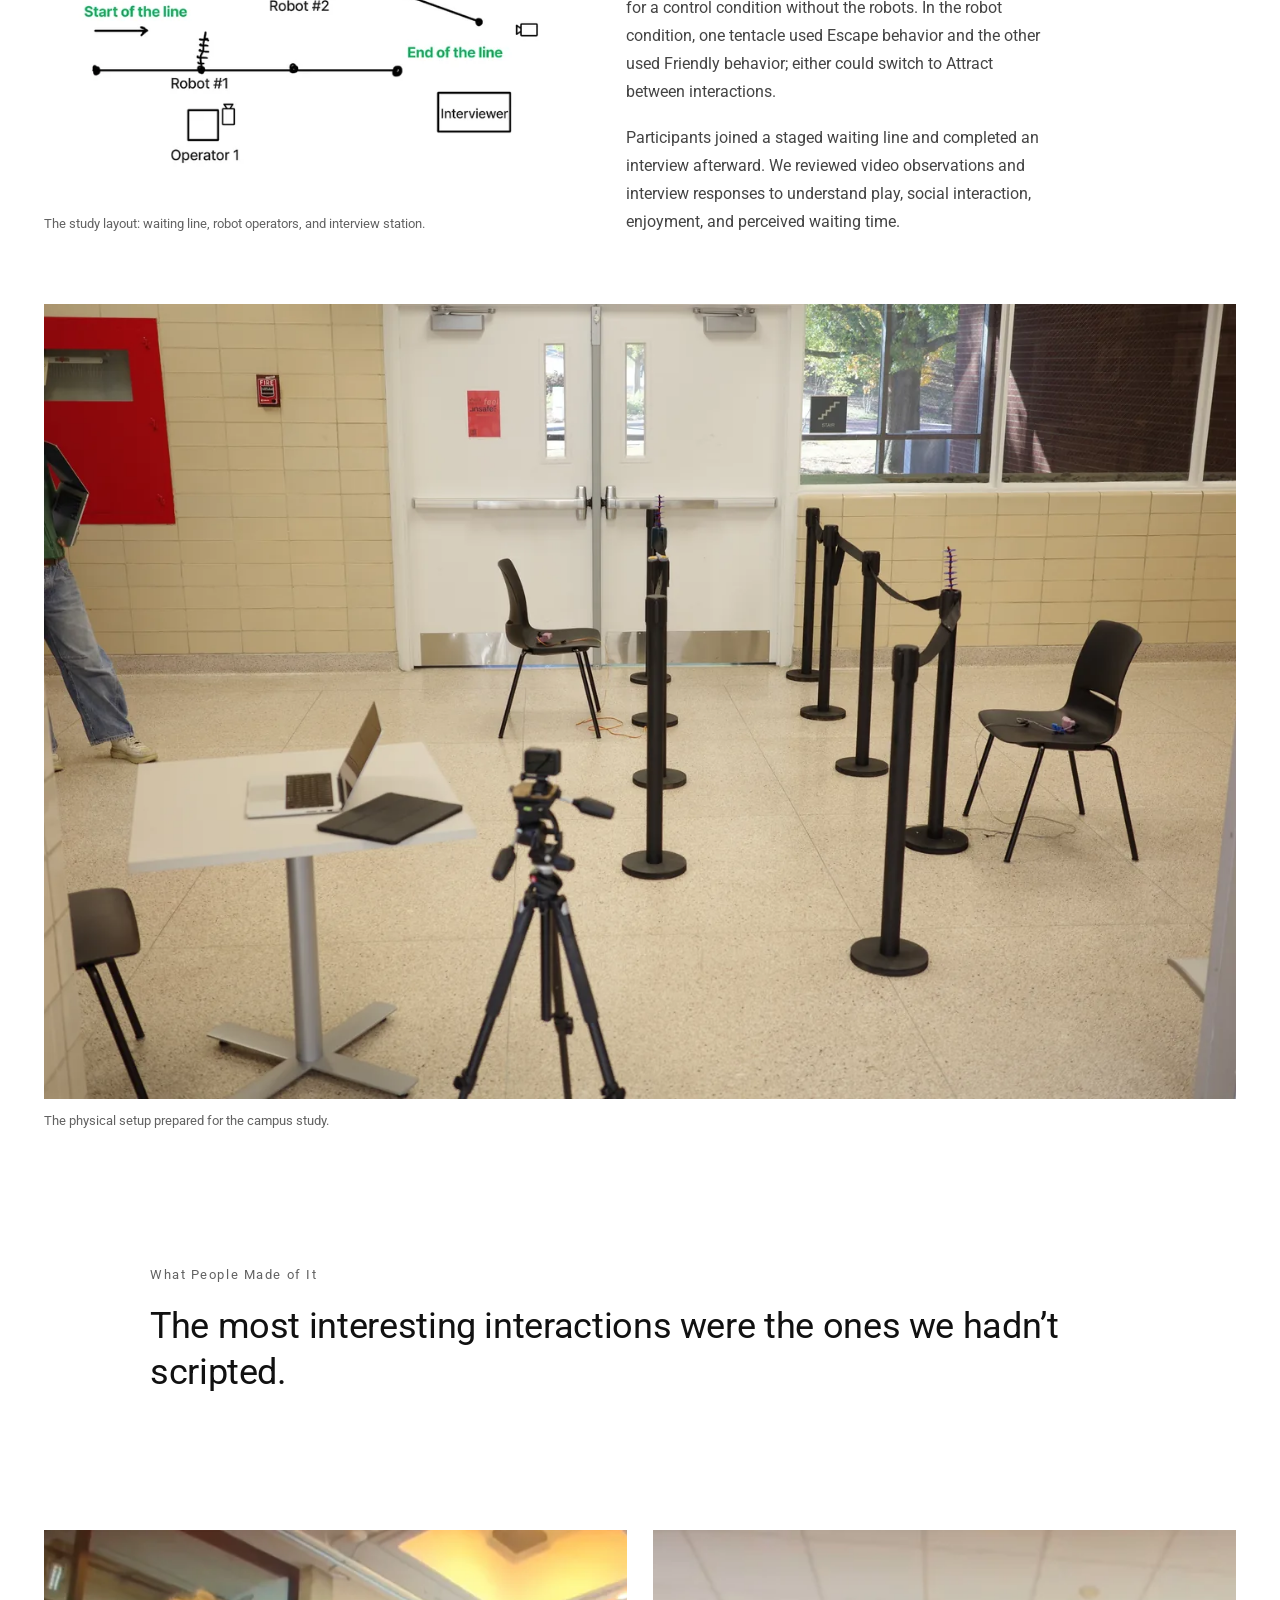
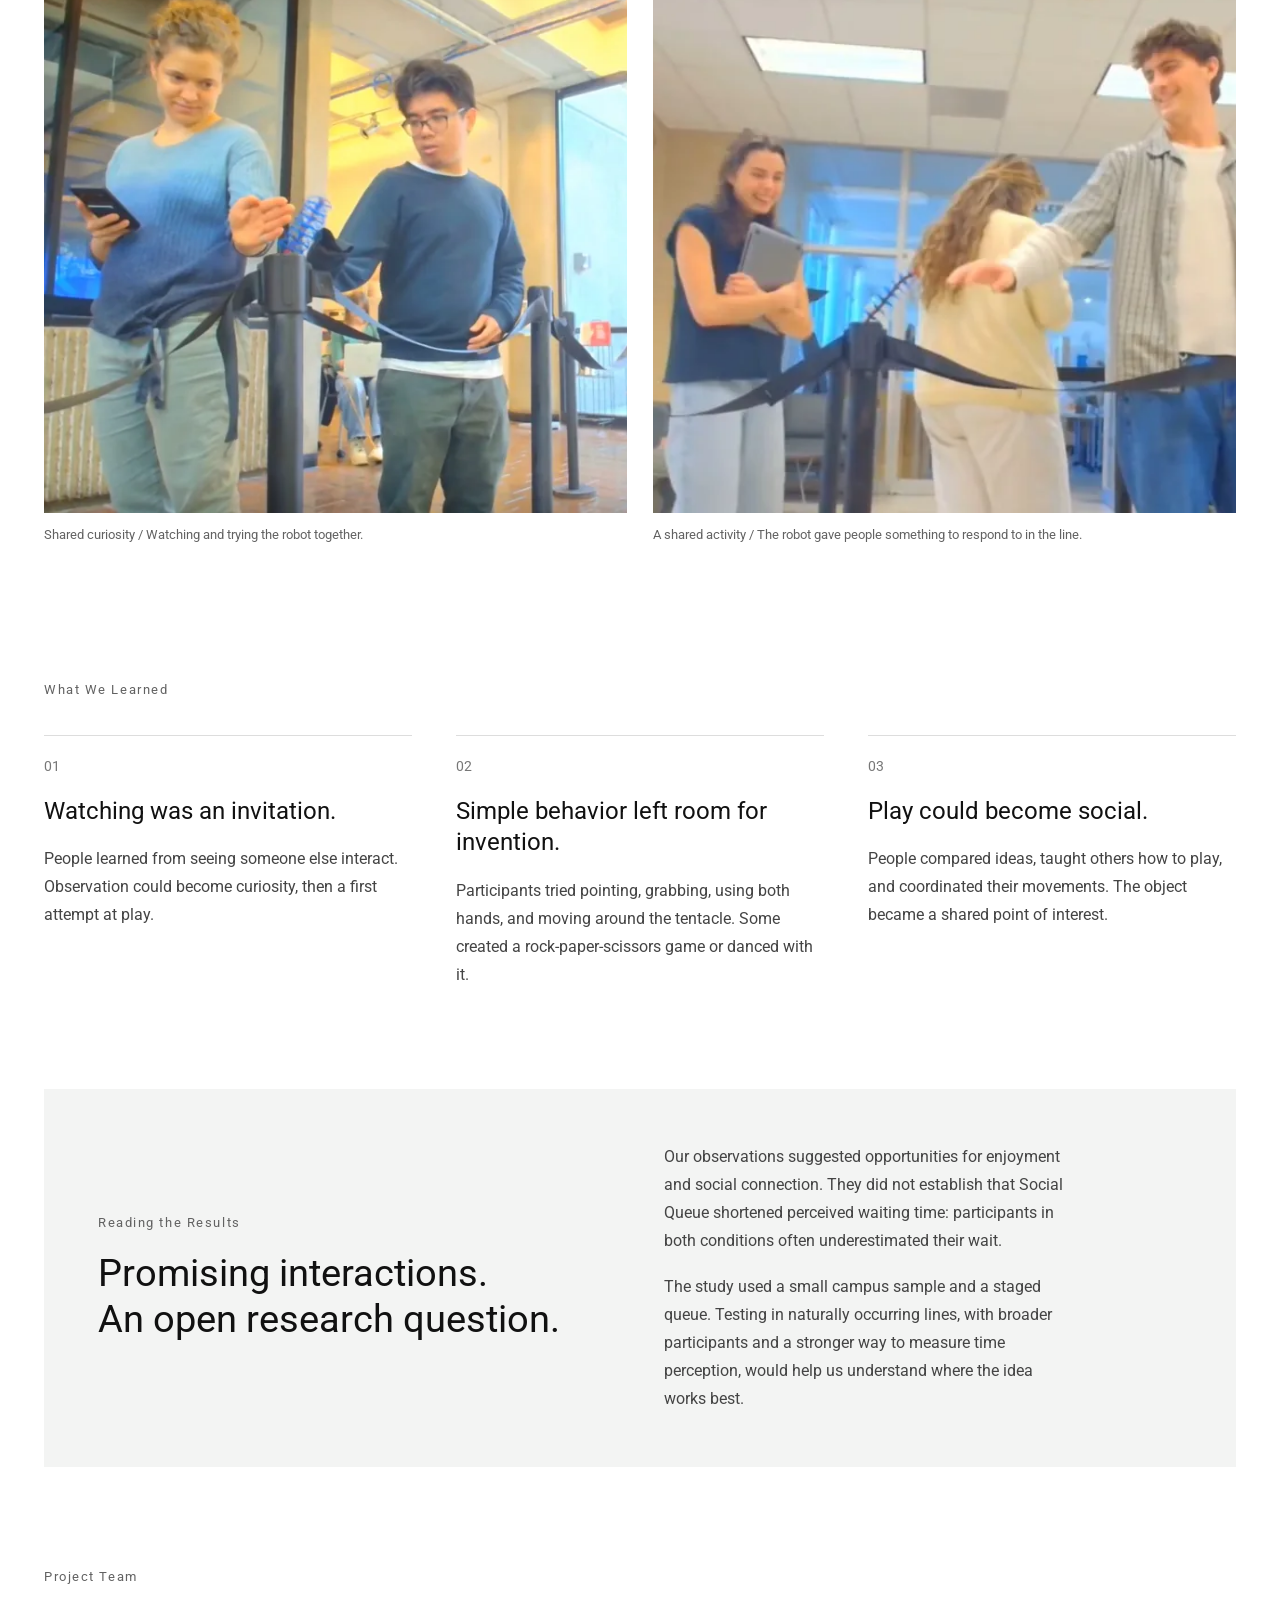
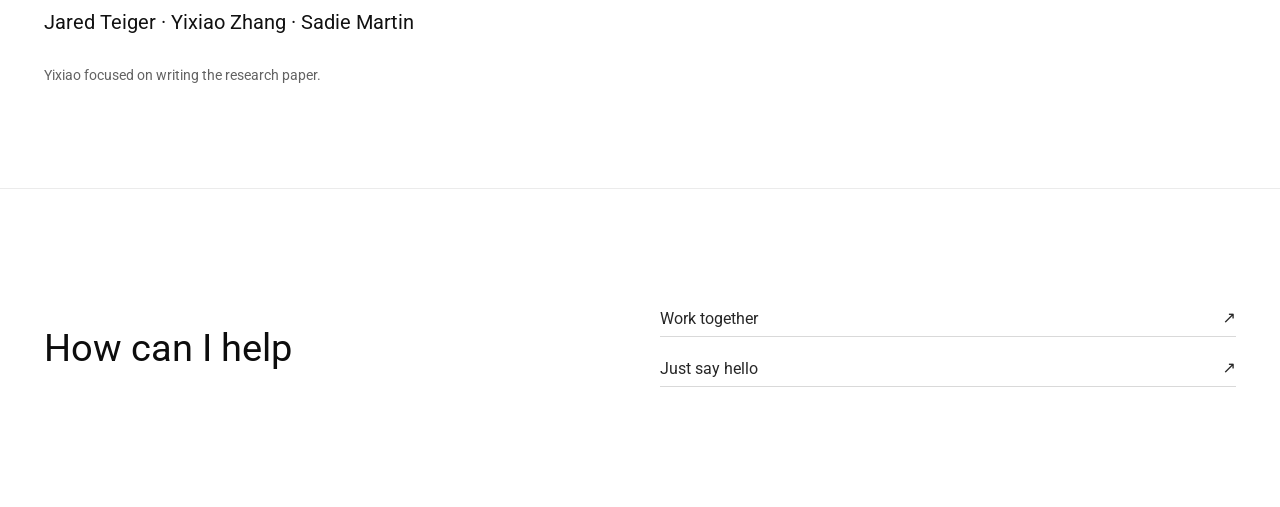
<file: project-social-queue.html>
<!doctype html>
<html lang="en">
<head>
  <meta charset="UTF-8">
  <meta name="viewport" content="width=device-width,initial-scale=1">
  <title>Social Queue — YES AND DESIGN STUDIO</title>
  <meta name="description" content="Social Queue is a team design research project exploring playful robotic interactions in waiting lines. Follow the concepts, mechanisms, fabrication, and campus study.">
  <meta name="author" content="Jared Teiger — YES AND DESIGN STUDIO">
  <link rel="canonical" href="https://www.yesanddesign.studio/project-social-queue.html">
  <meta property="og:title" content="Social Queue | YES AND DESIGN STUDIO">
  <meta property="og:description" content="From a familiar queueing post to an invitation to play: the design process behind Social Queue.">
  <meta property="og:type" content="article">
  <meta property="og:url" content="https://www.yesanddesign.studio/project-social-queue.html">
  <meta property="og:image" content="https://www.yesanddesign.studio/assets/social-queue/hero-1600.webp">
  <meta property="og:image:alt" content="Participants interacting with a Social Queue robot during the campus study.">
  <meta name="twitter:card" content="summary_large_image">
  <meta name="twitter:title" content="Social Queue — Making Waiting More Social">
  <meta name="twitter:description" content="A team exploration of robotic movement, shared play, and the waiting-line experience.">
  <meta name="twitter:image" content="https://www.yesanddesign.studio/assets/social-queue/hero-1600.webp">
  <link rel="preconnect" href="https://fonts.googleapis.com">
  <link rel="preconnect" href="https://fonts.gstatic.com" crossorigin>
  <link href="https://fonts.googleapis.com/css2?family=Roboto:wght@400;700&display=swap" rel="stylesheet">
  <link rel="stylesheet" href="./styles.css">
  <link rel="stylesheet" href="./social-queue.css">
  <link rel="stylesheet" href="./case-study-footer.css">
</head>
<body data-page="project" class="social-queue-page">
  <a class="skip-link" href="#project-content">Skip to case study</a>
  <header class="nav nav--overlay" id="nav">
    <div class="nav__bar" id="navBar">
      <button class="icon-btn burger" id="menuBtn" aria-label="Open menu" aria-expanded="false" aria-controls="menuOverlay">
        <span class="burger__line"></span>
        <span class="burger__line"></span>
        <span class="burger__line"></span>
      </button>

      <a class="brand" href="./index.html" aria-label="Go to home">
        <span class="brand__first">YES</span><span class="brand__last">AND</span>
      </a>

      <a class="icon-btn linkedin" href="https://www.linkedin.com/in/jared-teiger/" target="_blank" rel="noopener" aria-label="LinkedIn">
        in
      </a>
    </div>
  </header>
  <main id="project-content">
    <section class="proj-hero" aria-labelledby="project-title">
      <picture class="proj-hero__picture">
        <source media="(max-width: 760px)" srcset="./assets/social-queue/final-640.webp 640w, ./assets/social-queue/final-1440.webp 1440w" sizes="100vw">
        <img src="./assets/social-queue/hero-2400.webp" srcset="./assets/social-queue/hero-800.webp 800w, ./assets/social-queue/hero-1600.webp 1600w, ./assets/social-queue/hero-2400.webp 2142w" sizes="100vw" width="2142" height="1427" alt="Social Queue: a bending robotic tentacle integrated into a queueing post." fetchpriority="high" loading="eager" class="proj-hero__image">
      </picture>
      <div class="proj-hero__scrim" aria-hidden="true"></div>
      <div class="proj-hero__inner">
        <h1 class="proj-title" id="project-title">Social Queue</h1>
        <dl class="proj-bar" aria-label="Project summary">
          <div><dt>Project Type</dt><dd>Interaction &amp; Industrial Design</dd></div>
          <div><dt>Stage</dt><dd>User-tested Prototype · 2024</dd></div>
          <div><dt>Deliverables</dt><dd>Interaction Design &amp; Robotic Prototyping</dd></div>
        </dl>
      </div>
    </section>

    <section class="proj-section proj-section--intro" aria-labelledby="intro-title">
      <h2 class="proj-eyebrow" id="intro-title">Introduction</h2>
      <p class="proj-intro__body">What if waiting in line gave people something to share? Social Queue turns a familiar queueing post into a playful robotic object. Its bending tentacle invites people to reach out, experiment, and interact with one another.</p>
      <p class="proj-context">A team project by Jared Teiger, Yixiao Zhang, and Sadie Martin</p>
      <div class="project-role"><h3>My contribution</h3><p>I contributed most heavily to prototyping, 3D modeling, and coding the robot for the experiment. I also supported the initial research and helped conduct the testing.</p></div>
    </section>
    <div class="proj-canvas">
      <div class="offset-inner offset-inner--center">
        <figure><img src="./assets/social-queue/final-1440.webp" srcset="./assets/social-queue/final-640.webp 640w, ./assets/social-queue/final-1440.webp 1440w" sizes="(max-width: 900px) calc(100vw - 36px), calc(50vw - 66px)" width="1440" height="1920" alt="The finished blue tentacle prototype mounted inside a black queueing post with fabric belts." loading="lazy" decoding="async"><figcaption>The final prototype integrated into the waiting-line environment.</figcaption></figure>
        <div class="offset-copy">
          <h2 class="proj-eyebrow">The Starting Question</h2>
          <h3>Can an ordinary waiting line become a more social place?</h3>
          <p>Our team set out to explore whether robotic interaction could make waiting more enjoyable and change how long a wait felt. The queueing post offered a familiar starting point: already visible, within reach, and part of the space.</p>
          <p>We developed working prototypes and built a full waiting-line setup to study what people would do with them. The project combined physical making with observation, interviews, and analysis.</p>
        </div>
      </div>
    </div>

    <section class="proj-section" aria-labelledby="concept-title">
      <div class="offset-inner offset-inner--center">
        <figure><img src="./assets/social-queue/concept-sketch-1440.webp" srcset="./assets/social-queue/concept-sketch-640.webp 640w, ./assets/social-queue/concept-sketch-1440.webp 1440w" sizes="(max-width: 900px) calc(100vw - 36px), calc(50vw - 66px)" width="1440" height="998" alt="Early sketches showing a queueing post spinning, bending, and expressing different behaviors." loading="lazy" decoding="async"><figcaption>Early studies of movement and personality.</figcaption></figure>
        <div class="offset-copy">
          <h2 class="proj-eyebrow" id="concept-title">Giving the Post a Personality</h2>
          <p>We explored spinning, bending, and a whack-a-mole interaction. Each concept used movement to invite a different response from the person waiting beside it.</p>
          <p>The first prototypes focused on mechanical feasibility. The whack-a-mole direction proved difficult to make robust, so we brought the spinning and bending concepts forward for testing.</p>
        </div>
      </div>
    </section>
    <div class="proj-canvas">
      <div class="image-grid image-grid--pair image-grid--concepts">
        <figure><img src="./assets/social-queue/spinning-1440.webp" srcset="./assets/social-queue/spinning-640.webp 640w, ./assets/social-queue/spinning-1440.webp 1440w" sizes="(max-width: 900px) calc(100vw - 36px), calc(50vw - 66px)" width="1440" height="960" alt="The spinning-pole prototype with a cardboard cylinder, exposed wiring, and a pressure-sensitive pad." loading="lazy" decoding="async"><figcaption><strong>Spinning pole</strong>A passing person triggered the spin; pressing the pad stopped it.</figcaption></figure>
        <figure><img src="./assets/social-queue/bending-1440.webp" srcset="./assets/social-queue/bending-640.webp 640w, ./assets/social-queue/bending-1440.webp 1440w" sizes="(max-width: 900px) calc(100vw - 36px), calc(50vw - 66px)" width="1440" height="960" alt="The bending-pole prototype made from cardboard vertebrae, a flexible spine, and motors on a printed base." loading="lazy" decoding="async"><figcaption><strong>Bending pole</strong>A manually controlled tentacle followed a person’s hand.</figcaption></figure>
      </div>
    </div>

    <section class="proj-section" aria-labelledby="testing-title">
      <div class="offset-inner offset-inner--center">
        <figure><img src="./assets/social-queue/concept-test-1440.webp" srcset="./assets/social-queue/concept-test-640.webp 640w, ./assets/social-queue/concept-test-1440.webp 1440w" sizes="(max-width: 900px) calc(100vw - 36px), calc(50vw - 66px)" width="1440" height="1080" alt="A participant trying the spinning-pole prototype at a table during early concept testing." loading="lazy" decoding="async"><figcaption>Concept testing with the two early prototypes.</figcaption></figure>
        <div class="offset-copy">
          <h2 class="proj-eyebrow" id="testing-title">Letting People Interpret the Object</h2>
          <h3>The bending pole opened up more ways to play.</h3>
          <p>We tested both concepts with 14 people on campus. Participants interacted freely, described the prototypes, and rated their level of interaction.</p>
          <p>The bending pole received an average rating of 3.8 out of 5, compared with 2.8 for the spinning pole. People described it as curious, silly, and playful, and some began to imagine games involving others in line.</p>
          <p>That response shifted our direction. We moved away from prescribing one emotion and kept the form abstract, leaving room for people to interpret its behavior.</p>
        </div>
      </div>
    </section>

    <section class="proj-section" aria-labelledby="build-title">
      <div class="proj-vision">
        <h2 class="proj-eyebrow" id="build-title">Building the Environment</h2>
        <p class="proj-vision__body">To test the experience, we needed to build the line around it.</p>
      </div>
    </section>
    <div class="proj-canvas">
      <div class="image-grid image-grid--construction">
        <figure><img src="./assets/social-queue/cutting-1440.webp" srcset="./assets/social-queue/cutting-640.webp 640w, ./assets/social-queue/cutting-1440.webp 1440w" sizes="(max-width: 760px) calc(100vw - 36px), calc(33vw - 46px)" width="1440" height="960" alt="Cutting a length of PVC pipe for the custom queueing posts." loading="lazy" decoding="async"><figcaption>01 / Cut the PVC posts to length.</figcaption></figure>
        <figure><img src="./assets/social-queue/cnc-1440.webp" srcset="./assets/social-queue/cnc-640.webp 640w, ./assets/social-queue/cnc-1440.webp 1440w" sizes="(max-width: 760px) calc(100vw - 36px), calc(33vw - 46px)" width="1440" height="1080" alt="A CNC router cutting circular MDF bases for the queueing posts." loading="lazy" decoding="async"><figcaption>02 / CNC the circular MDF bases.</figcaption></figure>
        <figure><img src="./assets/social-queue/stanchions-1440.webp" srcset="./assets/social-queue/stanchions-640.webp 640w, ./assets/social-queue/stanchions-1440.webp 1440w" sizes="(max-width: 760px) calc(100vw - 36px), calc(33vw - 46px)" width="1440" height="1080" alt="A group of unfinished PVC queueing posts with MDF bases and printed top housings." loading="lazy" decoding="async"><figcaption>03 / Assemble the posts and printed housings.</figcaption></figure>
      </div>
      <div class="section-copy">
        <p>We made custom stanchions to control the height, spacing, and geometry of the setup. PVC pipes and CNC-cut MDF bases formed the structure; 3D-printed tops held the queueing belts.</p>
        <p>The robotic version had to fit into the same visual language. Its housing brought the electronics inside the post, making the tentacle the focus of the interaction.</p>
      </div>
    </div>

    <section class="proj-section" aria-labelledby="iteration-title">
      <div class="proj-vision">
        <h2 class="proj-eyebrow" id="iteration-title">Refining the Mechanism</h2>
        <p class="proj-vision__body">From a tabletop experiment to a compact, repeatable movement.</p>
      </div>
    </section>
    <div class="proj-canvas">
      <figure><img src="./assets/social-queue/iteration-1440.webp" srcset="./assets/social-queue/iteration-640.webp 640w, ./assets/social-queue/iteration-1440.webp 1440w" sizes="(max-width: 760px) calc(100vw - 36px), calc(100vw - 88px)" width="1440" height="1080" alt="Jared working on a printed tentacle mechanism at the studio worktable." loading="lazy" decoding="async"><figcaption>Developing the bending mechanism through hands-on iterations.</figcaption></figure>
      <div class="section-copy">
        <p>My work centered on prototyping, 3D modeling, and coding the robot. As a team, we tested different spine materials, motor arrangements, and cable layouts, replacing cardboard vertebrae with printed parts as the prototype became more compact.</p>
        <p>The final version used two servos to pull cables through the vertebrae: one for forward and backward motion, the other for side-to-side movement. A flexible pipe-cleaner spine allowed the tentacle to bend.</p>
      </div>
    </div>
    <section class="proj-section" aria-labelledby="integration-title">
      <div class="offset-inner offset-inner--center">
        <figure><img src="./assets/social-queue/mechanism-1440.webp" srcset="./assets/social-queue/mechanism-640.webp 640w, ./assets/social-queue/mechanism-1440.webp 1037w" sizes="(max-width: 900px) calc(100vw - 36px), calc(50vw - 66px)" width="1037" height="990" alt="Exploded CAD rendering showing the tentacle, two servos, electronics carrier, and cylindrical outer housing." loading="lazy" decoding="async"><figcaption>An exploded view of the integrated assembly.</figcaption></figure>
        <div class="offset-copy">
          <h2 class="proj-eyebrow" id="integration-title">Making Everything Fit</h2>
          <h3>A two-inch envelope for the mechanism.</h3>
          <p>The post set a tight constraint for the motors, controller, and battery. Modeling the internal assembly helped us organize the components and align the cable-driven mechanism.</p>
          <p>We also explored camera-based hand tracking. For the final study, we prioritized two working prototypes and used concealed joystick control—a “Wizard of Oz” setup in which a team member operated each robot.</p>
        </div>
      </div>
    </section>
    <div class="proj-canvas">
      <div class="image-grid image-grid--pair image-grid--details">
        <figure><img src="./assets/social-queue/electronics-1440.webp" srcset="./assets/social-queue/electronics-640.webp 640w, ./assets/social-queue/electronics-1440.webp 1440w" sizes="(max-width: 900px) calc(100vw - 36px), calc(50vw - 66px)" width="1440" height="1920" alt="The opened cylindrical prototype housing showing internal wiring and a portable battery." loading="lazy" decoding="async"><figcaption>Inside the post / Packing the electronics into the housing.</figcaption></figure>
        <figure><img src="./assets/social-queue/controller-1440.webp" srcset="./assets/social-queue/controller-640.webp 640w, ./assets/social-queue/controller-1440.webp 1440w" sizes="(max-width: 900px) calc(100vw - 36px), calc(50vw - 66px)" width="1440" height="1920" alt="A hand using the joystick while the blue tentacle bends toward it." loading="lazy" decoding="async"><figcaption>Behind the interaction / A joystick gave the operator direct control.</figcaption></figure>
      </div>
    </div>

    <section class="proj-section" aria-labelledby="modes-title">
      <div class="proj-vision">
        <h2 class="proj-eyebrow" id="modes-title">Three Ways to Engage</h2>
        <p class="proj-vision__body">The same form could invite, follow, or retreat.</p>
      </div>
    </section>
    <div class="proj-canvas">
      <div class="image-grid image-grid--modes">
        <figure><img src="./assets/social-queue/attract-1440.webp" srcset="./assets/social-queue/attract-640.webp 640w, ./assets/social-queue/attract-1440.webp 1206w" sizes="(max-width: 760px) calc(100vw - 36px), calc(33vw - 46px)" width="1206" height="1350" alt="A person looking at the upright tentacle during an interaction demonstration." loading="lazy" decoding="async"><figcaption><strong>Attract</strong>Slow, side-to-side motion invited attention when no one was interacting.</figcaption></figure>
        <figure><img src="./assets/social-queue/friendly-1440.webp" srcset="./assets/social-queue/friendly-640.webp 640w, ./assets/social-queue/friendly-1440.webp 1206w" sizes="(max-width: 760px) calc(100vw - 36px), calc(33vw - 46px)" width="1206" height="1475" alt="The tentacle bending toward an outstretched hand." loading="lazy" decoding="async"><figcaption><strong>Friendly</strong>The tentacle followed the person’s hand, encouraging exploration.</figcaption></figure>
        <figure><img src="./assets/social-queue/escape-1440.webp" srcset="./assets/social-queue/escape-640.webp 640w, ./assets/social-queue/escape-1440.webp 1206w" sizes="(max-width: 760px) calc(100vw - 36px), calc(33vw - 46px)" width="1206" height="1431" alt="The tentacle bending away from a hand held above it." loading="lazy" decoding="async"><figcaption><strong>Escape</strong>A quick retreat from the hand introduced surprise and a playful challenge.</figcaption></figure>
      </div>
    </div>

    <section class="proj-section" aria-labelledby="study-title">
      <div class="proj-vision">
        <h2 class="proj-eyebrow" id="study-title">Putting the Line to the Test</h2>
        <p class="proj-vision__body">Observe the interaction in context, then ask people about the experience.</p>
      </div>
    </section>
    <div class="proj-canvas">
      <div class="offset-inner offset-inner--center">
        <figure><img src="./assets/social-queue/study-plan-1440.webp" srcset="./assets/social-queue/study-plan-640.webp 640w, ./assets/social-queue/study-plan-1440.webp 1440w" sizes="(max-width: 900px) calc(100vw - 36px), calc(50vw - 66px)" width="1440" height="871" alt="Study layout with two robots along a queue, a remote operator beside each, and an interview station at the exit." loading="lazy" decoding="async"><figcaption>The study layout: waiting line, robot operators, and interview station.</figcaption></figure>
        <div class="offset-copy">
          <h3>Two conditions. The same waiting task.</h3>
          <p>We recruited 29 participants for the robot condition and 10 for a control condition without the robots. In the robot condition, one tentacle used Escape behavior and the other used Friendly behavior; either could switch to Attract between interactions.</p>
          <p>Participants joined a staged waiting line and completed an interview afterward. We reviewed video observations and interview responses to understand play, social interaction, enjoyment, and perceived waiting time.</p>
        </div>
      </div>
    </div>
    <div class="proj-canvas">
      <figure><img src="./assets/social-queue/study-setup-1440.webp" srcset="./assets/social-queue/study-setup-640.webp 640w, ./assets/social-queue/study-setup-1440.webp 1440w" sizes="(max-width: 760px) calc(100vw - 36px), calc(100vw - 88px)" width="1440" height="960" alt="The assembled waiting line with black queueing posts, two robotic tentacles, cameras, and operator seating." loading="lazy" decoding="async"><figcaption>The physical setup prepared for the campus study.</figcaption></figure>
    </div>

    <section class="proj-section" aria-labelledby="observations-title">
      <div class="proj-vision">
        <h2 class="proj-eyebrow" id="observations-title">What People Made of It</h2>
        <p class="proj-vision__body">The most interesting interactions were the ones we hadn’t scripted.</p>
      </div>
    </section>
    <div class="proj-canvas">
      <div class="image-grid image-grid--pair image-grid--people">
        <figure><img src="./assets/social-queue/shared-play-1440.webp" srcset="./assets/social-queue/shared-play-640.webp 640w, ./assets/social-queue/shared-play-1440.webp 1375w" sizes="(max-width: 900px) calc(100vw - 36px), calc(50vw - 66px)" width="1375" height="1350" alt="Two participants watching and reaching toward a blue tentacle together." loading="lazy" decoding="async"><figcaption>Shared curiosity / Watching and trying the robot together.</figcaption></figure>
        <figure><img src="./assets/social-queue/group-play-1440.webp" srcset="./assets/social-queue/group-play-640.webp 640w, ./assets/social-queue/group-play-1440.webp 877w" sizes="(max-width: 900px) calc(100vw - 36px), calc(50vw - 66px)" width="877" height="702" alt="Participants smiling, watching, and reaching toward a robot while moving through the waiting line." loading="lazy" decoding="async"><figcaption>A shared activity / The robot gave people something to respond to in the line.</figcaption></figure>
      </div>
    </div>
    <section class="proj-section" aria-labelledby="findings-title">
      <h2 class="proj-eyebrow" id="findings-title">What We Learned</h2>
      <div class="findings-grid">
        <div><span class="finding-number" aria-hidden="true">01</span><h3>Watching was an invitation.</h3><p>People learned from seeing someone else interact. Observation could become curiosity, then a first attempt at play.</p></div>
        <div><span class="finding-number" aria-hidden="true">02</span><h3>Simple behavior left room for invention.</h3><p>Participants tried pointing, grabbing, using both hands, and moving around the tentacle. Some created a rock-paper-scissors game or danced with it.</p></div>
        <div><span class="finding-number" aria-hidden="true">03</span><h3>Play could become social.</h3><p>People compared ideas, taught others how to play, and coordinated their movements. The object became a shared point of interest.</p></div>
      </div>
    </section>
    <section class="study-reflection" aria-labelledby="reflection-title">
      <div class="reflection-inner">
        <div><h2 class="proj-eyebrow" id="reflection-title">Reading the Results</h2><p class="reflection-title">Promising interactions.<br>An open research question.</p></div>
        <div class="offset-copy">
          <p>Our observations suggested opportunities for enjoyment and social connection. They did not establish that Social Queue shortened perceived waiting time: participants in both conditions often underestimated their wait.</p>
          <p>The study used a small campus sample and a staged queue. Testing in naturally occurring lines, with broader participants and a stronger way to measure time perception, would help us understand where the idea works best.</p>
        </div>
      </div>
    </section>
    <section class="proj-section project-credits" aria-labelledby="credits-title">
      <h2 class="proj-eyebrow" id="credits-title">Project Team</h2>
      <p>Jared Teiger · Yixiao Zhang · Sadie Martin</p>
      <p class="proj-context">Yixiao focused on writing the research paper.</p>
    </section>
  </main>
  <section class="menu" id="menuOverlay" aria-hidden="true">
    <div class="menu__inner" role="dialog" aria-modal="true" aria-label="Menu">
      <div class="menu__left">
        <div class="menu__toprow">
          <button class="icon-btn close" id="closeBtn" aria-label="Close menu">
            <span class="close__line"></span>
            <span class="close__line"></span>
          </button>
        </div>

        <nav class="menu__nav" aria-label="Primary">
          <a class="menu__link" href="./about.html" data-preview="./assets/about.jpg">About Me</a>
          <a class="menu__link" href="./what-i-do.html" data-preview="./assets/process.jpg">What I Do</a>
          <a class="menu__link" href="./contact.html" data-preview="./assets/get-in-touch.jpg">Get in Touch</a>

          <div class="menu__section-title">CASE STUDIES</div>

          <a class="pill" href="./project-star-wars.html" data-preview="./assets/star-wars.jpg">Star Wars</a>
          <a class="pill" href="./project-fellow.html" data-preview="./assets/Fellow_image_18.jpg">Fellow</a>
          <a class="pill" href="./project-magimates.html" data-preview="./assets/magimates.jpg">Magimates</a>
          <a class="pill" href="./project-helloreal.html" data-preview="./assets/helloreal.jpg">Helloreal</a>
          <a class="pill" href="./project-nightflare.html" data-preview="./assets/nightflare.jpg">Nightflare</a>
          <a class="pill" href="./project-sapele-serenade.html" data-preview="./assets/sapele-serenade.jpg">Sapele Serenade</a>
          <a class="pill" href="./project-social-queue.html" aria-current="page" data-preview="./assets/social-queue.jpg">Social Queue</a>
        </nav>
      </div>

      <div class="menu__right">
        <div class="preview" id="menuPreview" role="img" aria-label="Project preview"></div>
      </div>
    </div>

    <button class="menu__backdrop" id="backdropBtn" aria-label="Close menu (backdrop)"></button>
  </section>
  <footer class="site-cta" aria-labelledby="footer-title">
    <div class="site-cta__inner">
      <h2 class="site-cta__title" id="footer-title">How can I help</h2>
      <div class="site-cta__links">
        <a href="./contact.html" class="site-cta__link"><span>Work together</span><span class="site-cta__arrow" aria-hidden="true">↗</span></a>
        <a href="./contact.html" class="site-cta__link"><span>Just say hello</span><span class="site-cta__arrow" aria-hidden="true">↗</span></a>
      </div>
    </div>
  </footer>
  <script src="./script.js" defer></script>
</body>
</html>
</file>
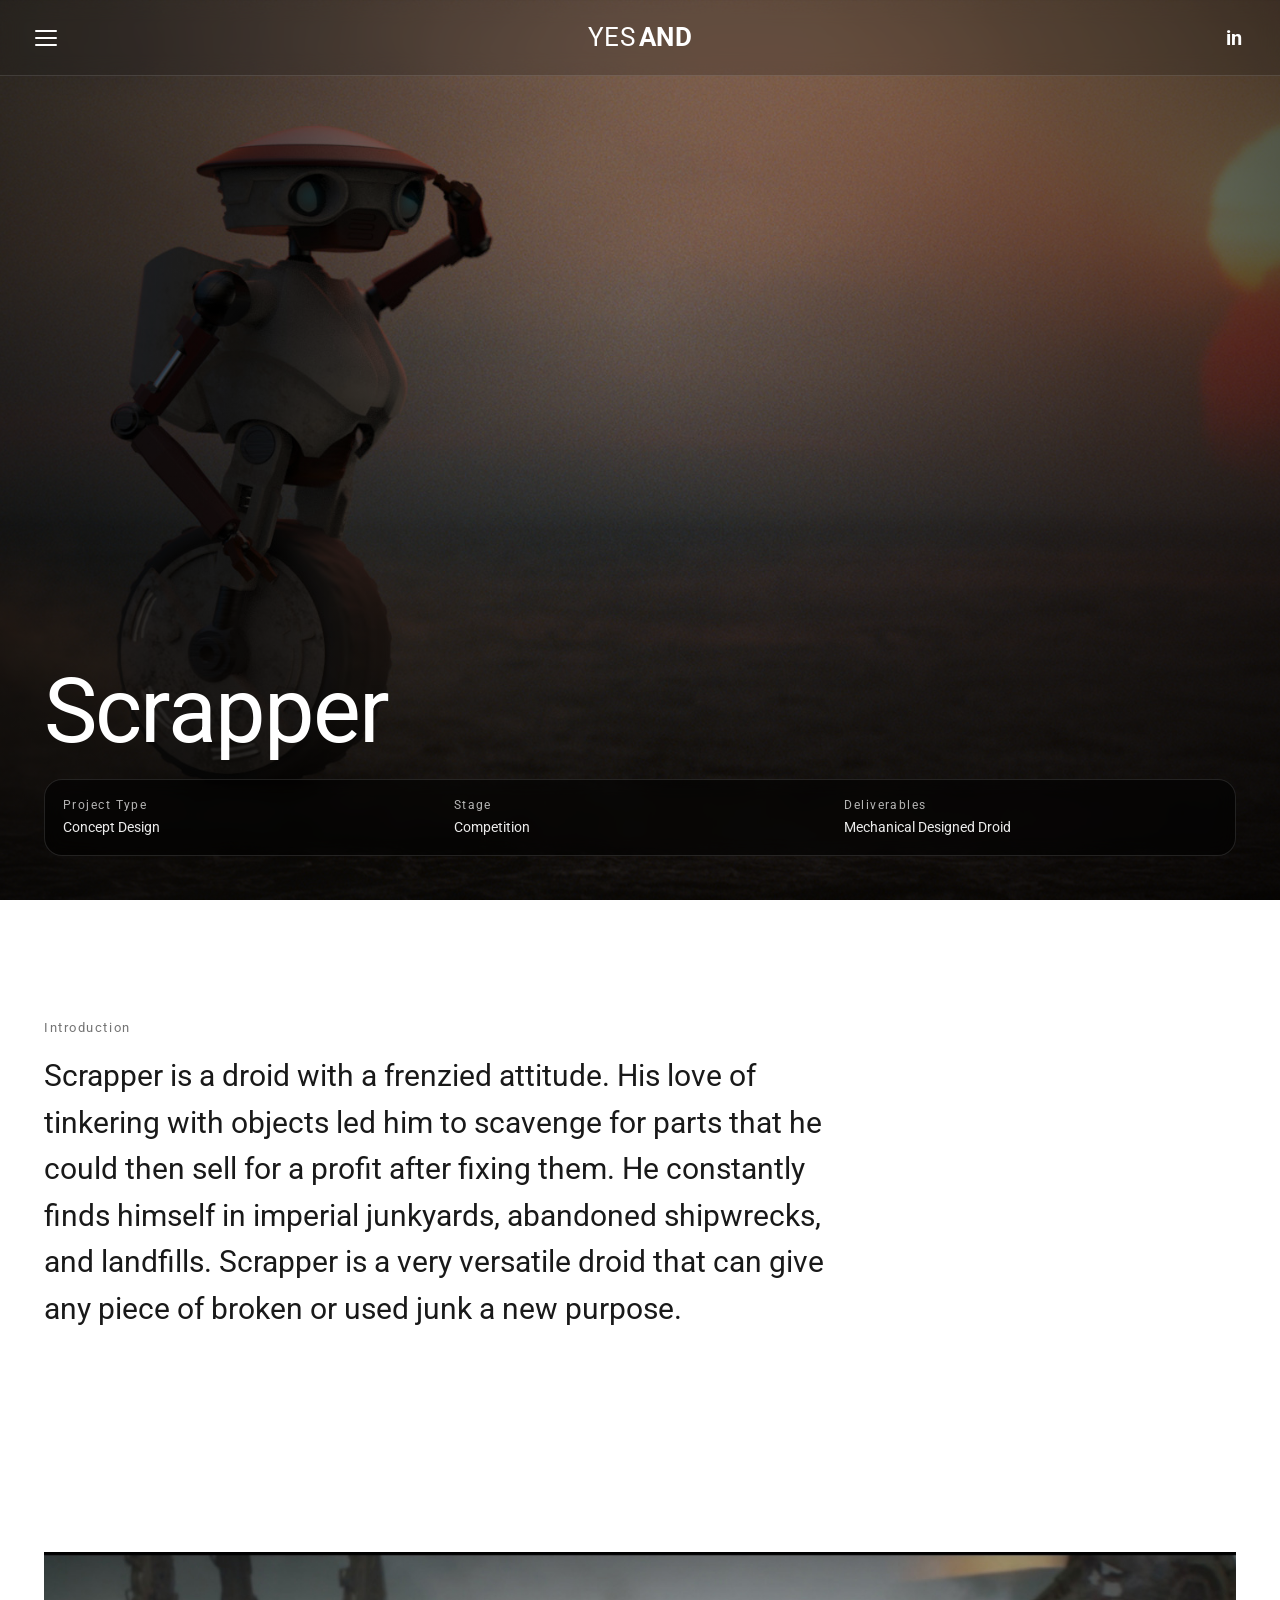
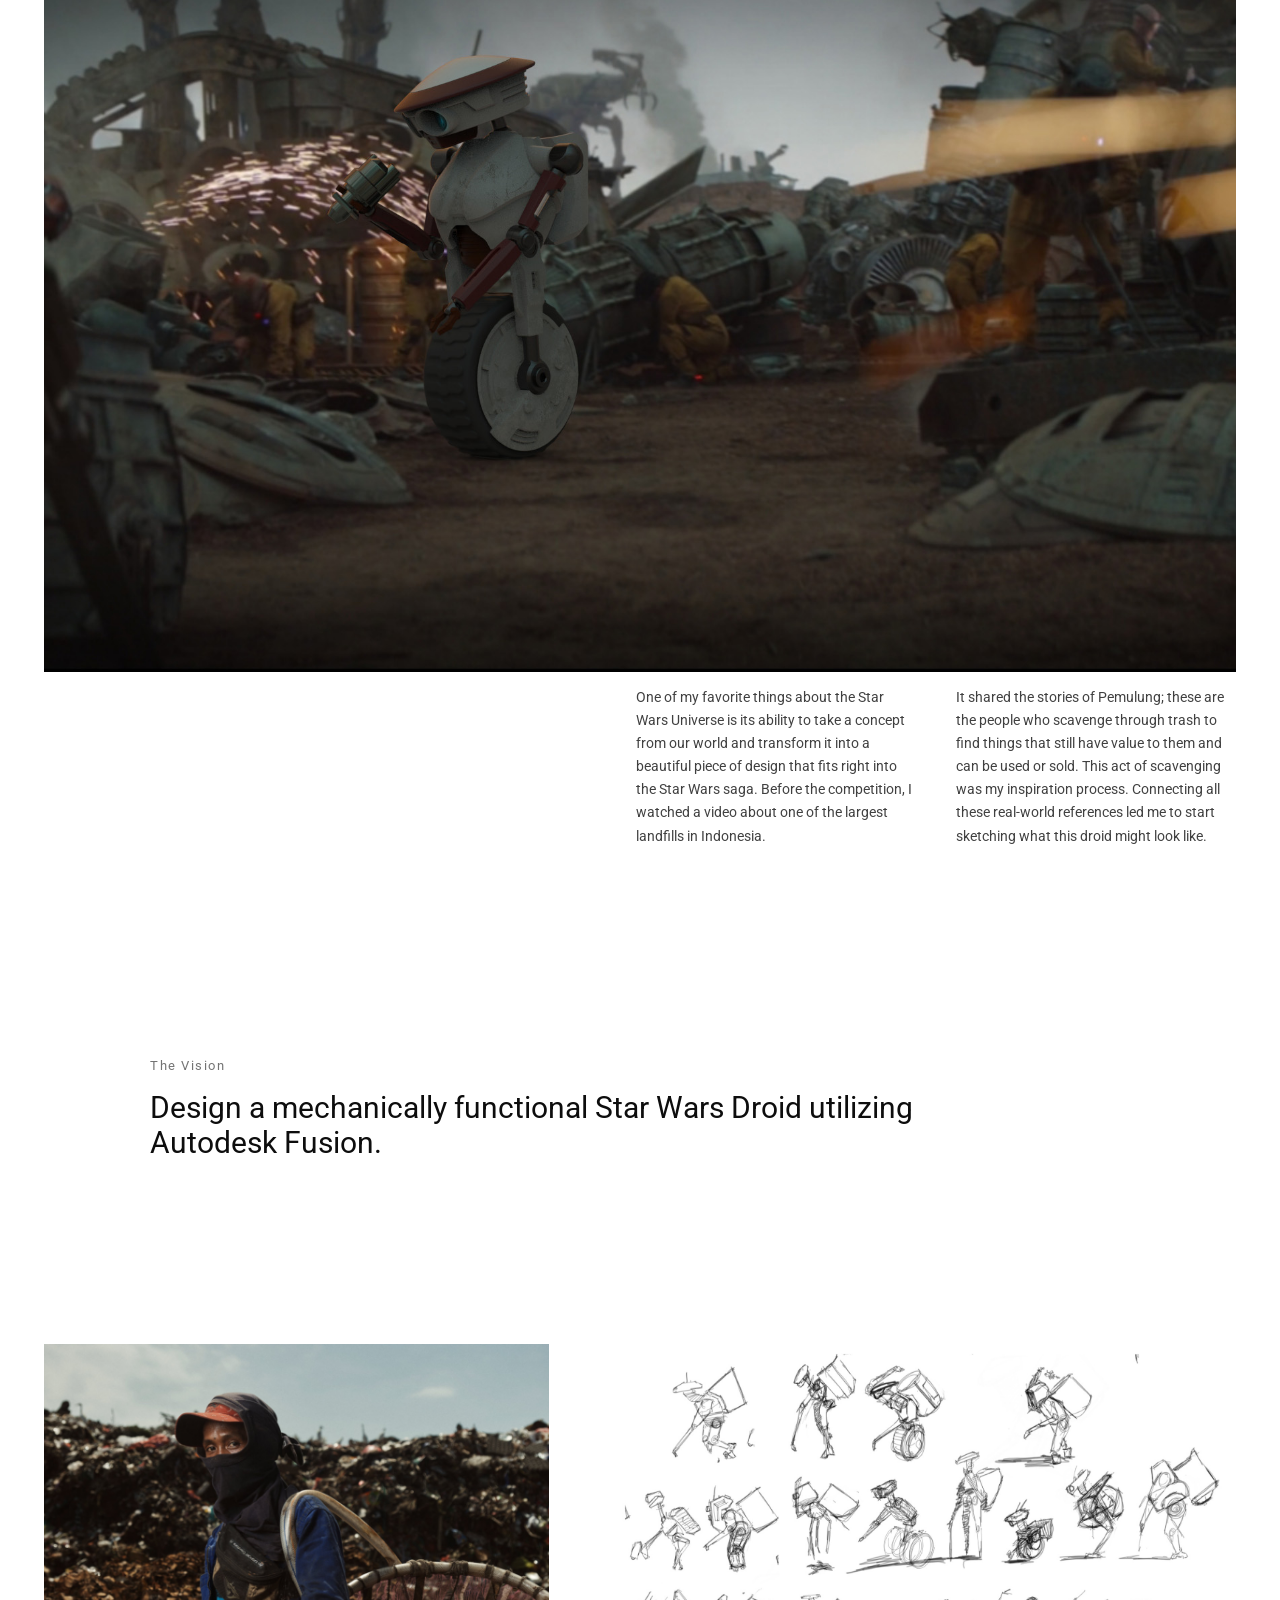
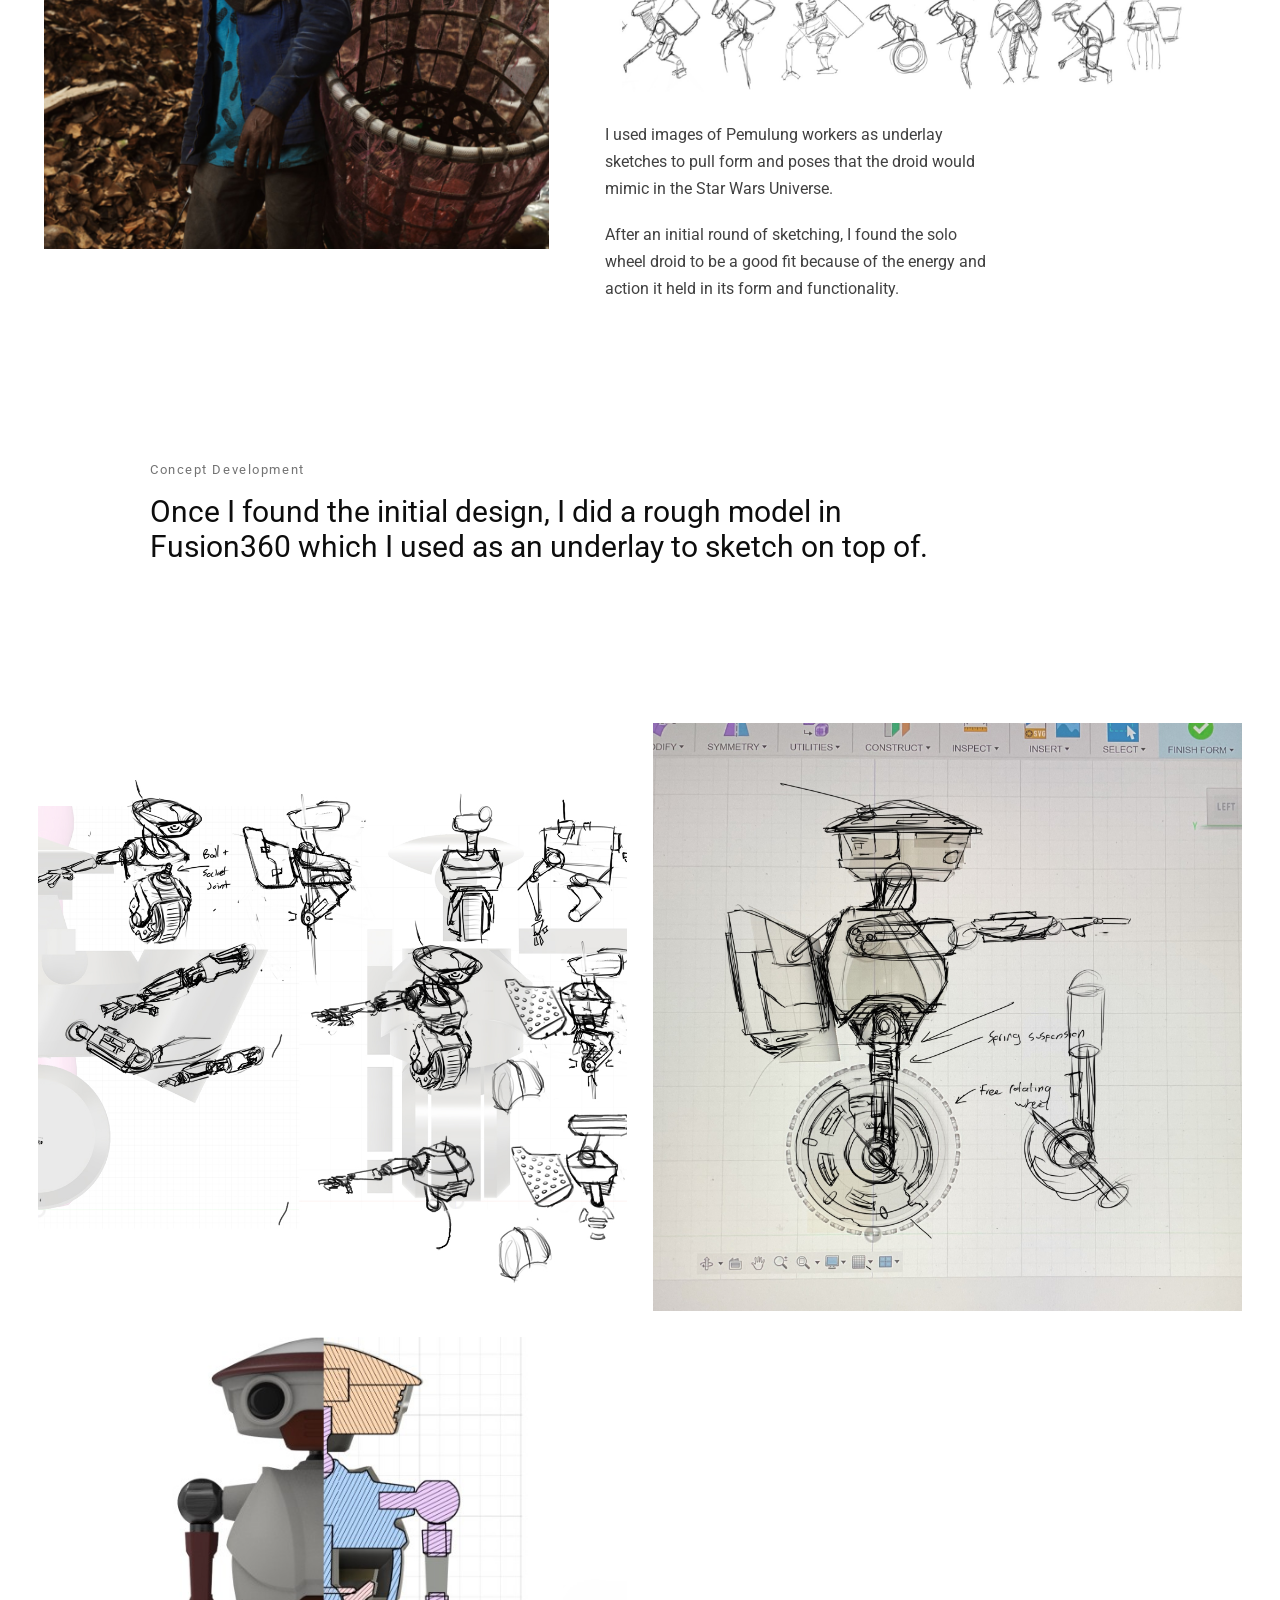
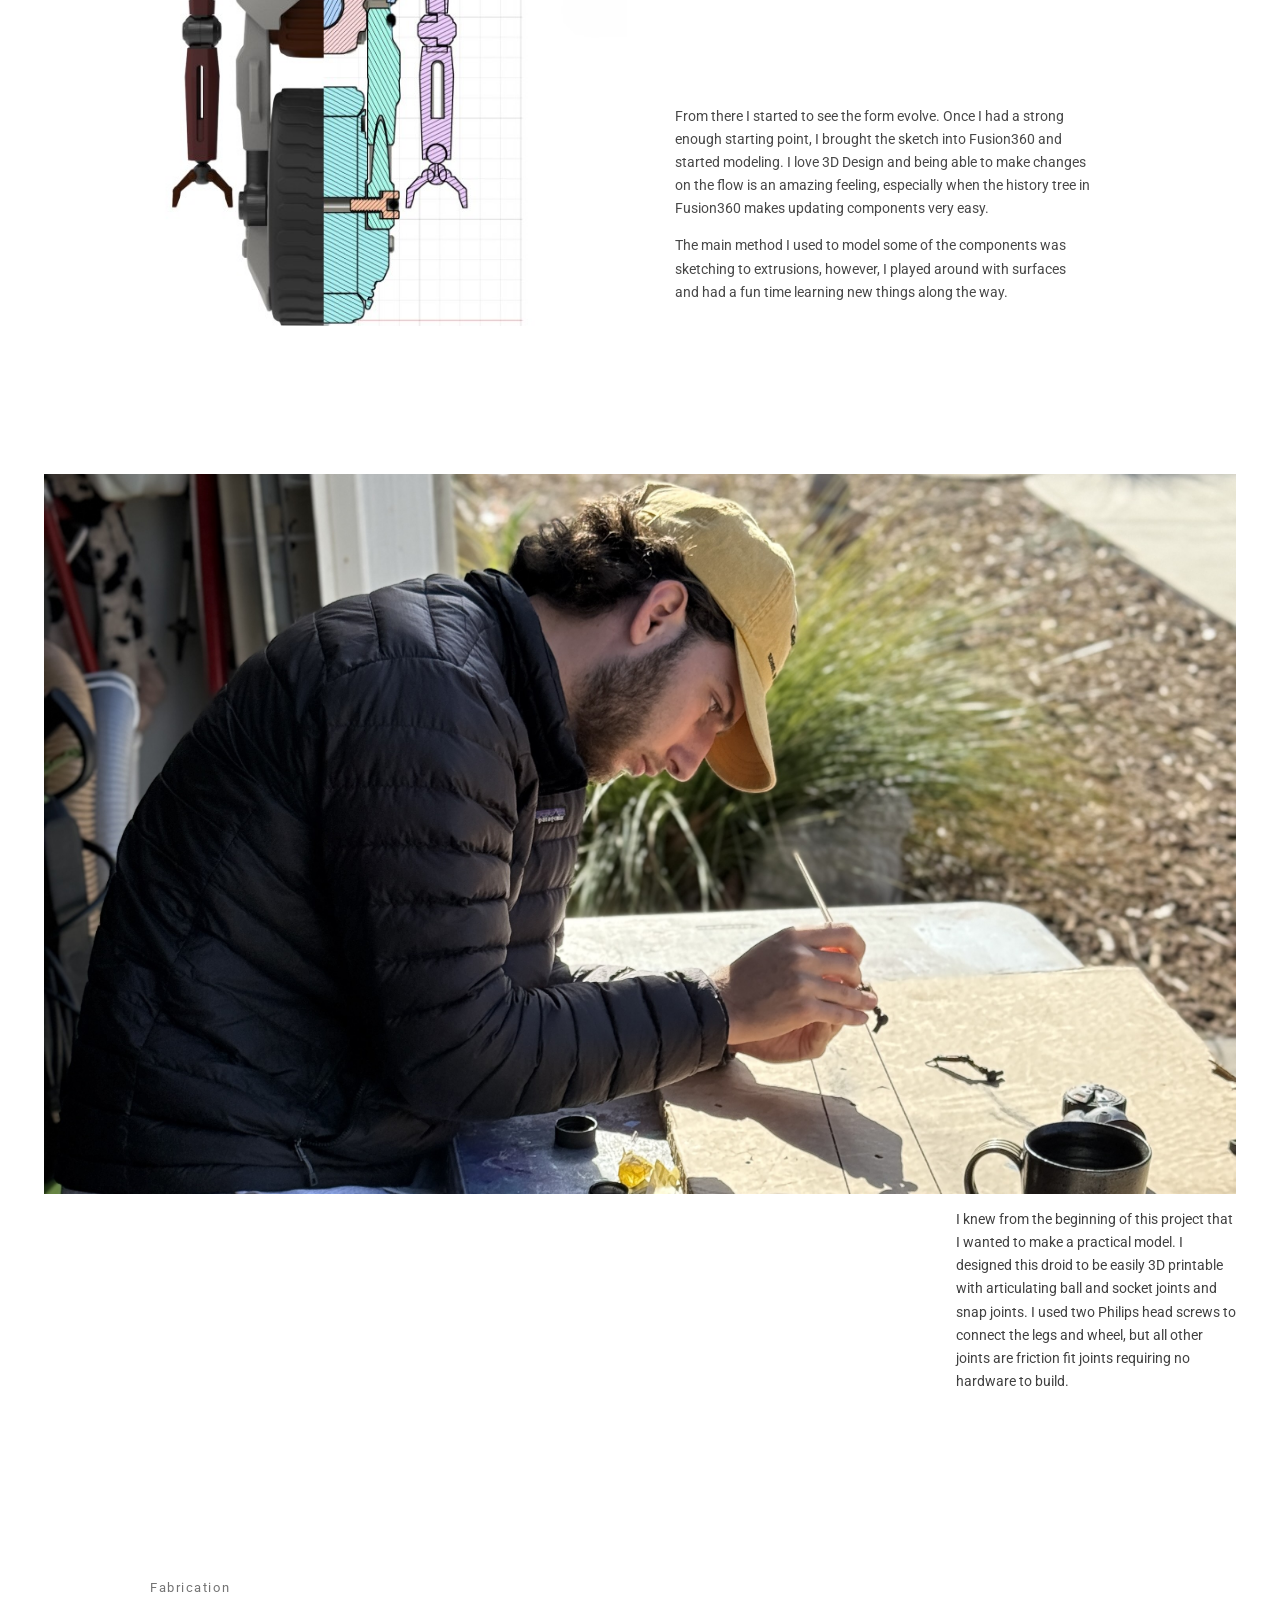
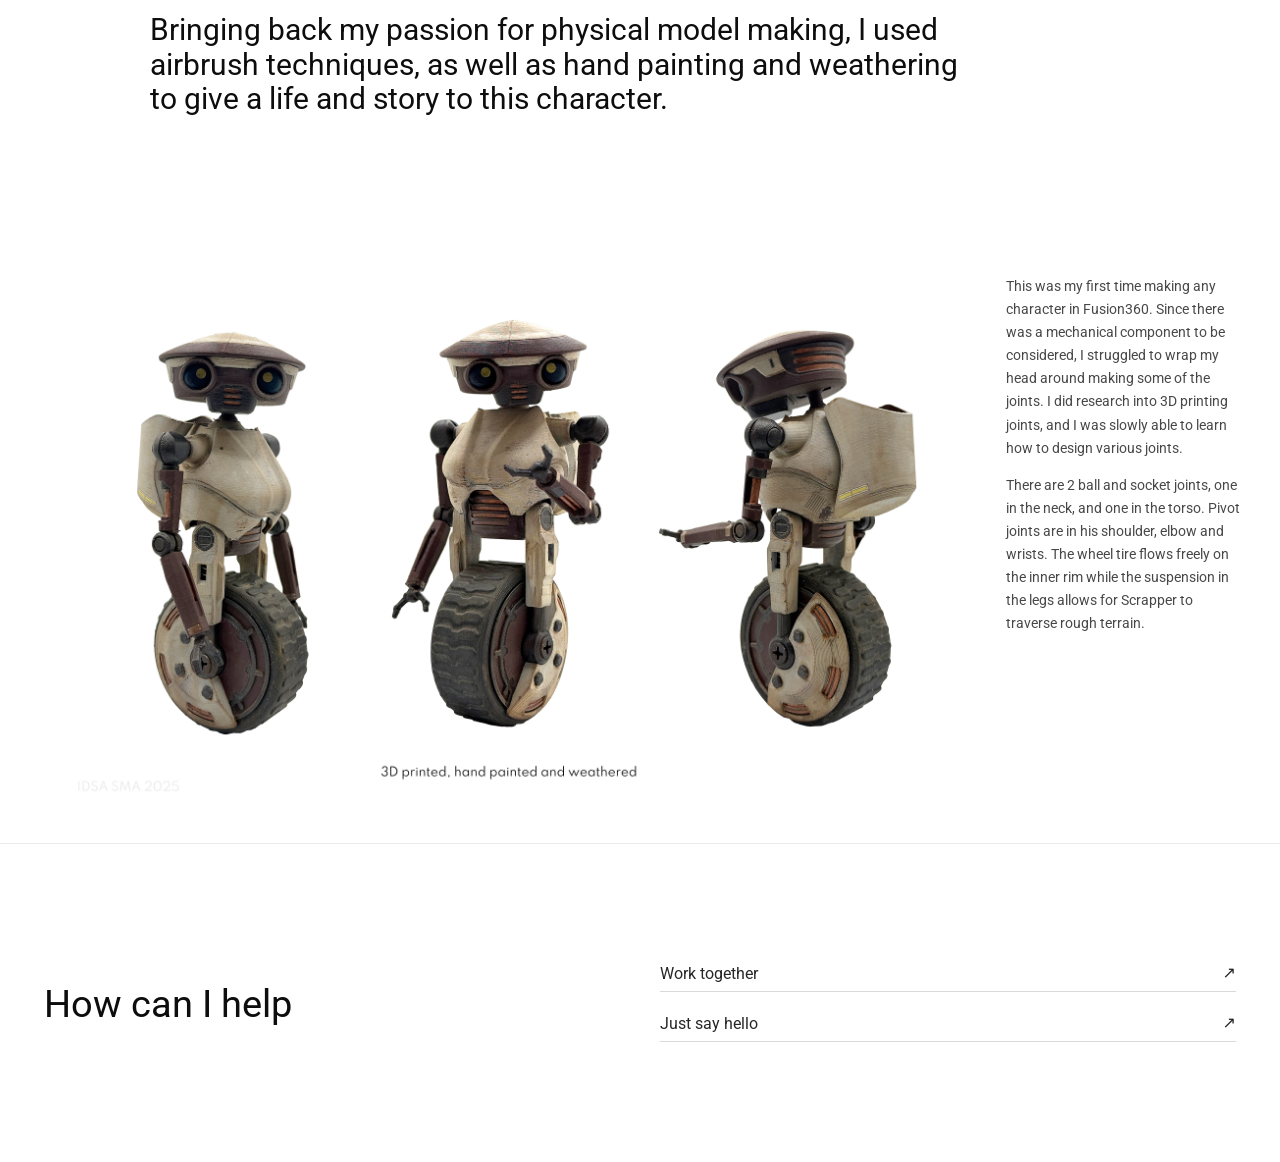
<file: project-star-wars.html>
<!doctype html>
<html lang="en">
<head>
  <meta charset="UTF-8" />
  <meta name="viewport" content="width=device-width,initial-scale=1" />
  <title>Star Wars — YES AND DESIGN STUDIO</title>
  <!-- SEO -->
<meta name="description" content="Scrapper is a mechanically functional Star Wars droid designed using Autodesk Fusion, inspired by real-world scavenger culture and built as a 3D printed prototype.">
<meta name="author" content="YES AND DESIGN STUDIO">
<link rel="canonical" href="https://www.yesanddesign.studio/project-star-wars.html">

<!-- Open Graph -->
<meta property="og:title" content="Scrapper Droid — Star Wars Concept | YES AND DESIGN STUDIO">
<meta property="og:description" content="A Star Wars droid concept exploring scavenger culture, mechanical design, and physical fabrication.">
<meta property="og:type" content="article">
<meta property="og:url" content="https://www.yesanddesign.studio/project-star-wars.html">
<meta property="og:image" content="https://www.yesanddesign.studio/assets/Star-wars-image-1.jpg">

<!-- Twitter -->
<meta name="twitter:card" content="summary_large_image">
<meta name="twitter:title" content="Scrapper Droid — Star Wars Concept">
<meta name="twitter:description" content="A mechanically functional Star Wars droid designed and fabricated using Autodesk Fusion.">
<meta name="twitter:image" content="https://www.yesanddesign.studio/assets/Star-wars-image-1.jpg">


  <!-- Roboto -->
  <link rel="preconnect" href="https://fonts.googleapis.com">
  <link rel="preconnect" href="https://fonts.gstatic.com" crossorigin>
  <link href="https://fonts.googleapis.com/css2?family=Roboto:wght@400;700&display=swap" rel="stylesheet">

  <!-- Global site styles -->
  <link rel="stylesheet" href="./styles.css" />

  <!-- Project page styles (scoped to this file) -->
  <style>
    /* =========================================
       PROJECT TEMPLATE — SECTION 1
       Hero + Title + Meta Bar
       ========================================= */

    .proj-hero{
      height: 100vh;
      position: relative;
      background-image: url("./assets/Star-wars-image-1.jpg"); /* ✅ CHANGE PER PROJECT */
      background-size: cover;
      background-position: 40% center;
      background-color: #000;
      overflow: hidden;
    }

    .proj-hero__scrim{
      position:absolute;
      inset:0;
      background: radial-gradient(
        circle at 50% 35%,
        rgba(0,0,0,.12) 0%,
        rgba(0,0,0,.55) 55%,
        rgba(0,0,0,.78) 100%
      );
      pointer-events:none;
    }

    .proj-hero__inner{
      position: relative;
      height: 100%;
      display: flex;
      flex-direction: column;
      justify-content: flex-end;
      padding: calc(var(--nav-h) + 52px) 44px 44px;
      gap: 22px;
    }

    .proj-title{
      margin: 0;
      font-size: clamp(48px, 7vw, 98px);
      line-height: 1.02;
      font-weight: 400;
      letter-spacing: -0.02em;
      color: #fff;
      max-width: 14ch;
    }

    .proj-bar{
      width: 100%;
      padding: 18px 18px;
      border-radius: 18px;
      background: rgba(0,0,0,.58);
      border: 1px solid rgba(255,255,255,.12);
      backdrop-filter: blur(10px);
      -webkit-backdrop-filter: blur(10px);
      display: grid;
      grid-template-columns: 1fr 1fr 1fr;
      gap: 18px;
    }

    .proj-meta__label{
      font-size: 12px;
      letter-spacing: .12em;
      color: rgba(255,255,255,.70);
      margin-bottom: 6px;
    }

    .proj-meta__value{
      font-size: 14px;
      color: rgba(255,255,255,.92);
      line-height: 1.35;
    }

    @media (max-width: 760px){
      .proj-hero__inner{
        padding: calc(var(--nav-h) + 34px) 18px 18px;
      }
      .proj-title{
        font-size: clamp(40px, 12vw, 64px);
        max-width: 18ch;
      }
      .proj-bar{
        grid-template-columns: 1fr;
        gap: 14px;
        padding: 16px;
      }
    }

    /* =========================================
       PROJECT TEMPLATE — SECTION 2
       Introduction
       ========================================= */

    .proj-section{
      padding: 110px 44px;
    }

    .proj-section--intro{
      padding-top: 120px;
    }

    .proj-intro{
      max-width: 980px;
    }

    .proj-eyebrow{
      font-size: 13px;
      letter-spacing: .12em;
      color: rgba(0,0,0,.55);
      margin-bottom: 18px;
    }

    .proj-intro__body{
      font-size: clamp(22px, 2.4vw, 30px);
      line-height: 1.55;
      color: rgba(0,0,0,.9);
      margin: 0;
      max-width: 48ch;
    }

    @media (max-width: 760px){
      .proj-section{
        padding: 72px 18px;
      }
      .proj-section--intro{
        padding-top: 80px;
      }
      .proj-intro__body{
        font-size: 20px;
        max-width: 100%;
      }
    }

/* ===============================
   PROJECT — SECTION 3
   Image (80vh) + Text (20vh)
   =============================== */

.proj-section--vertical-split {
  width: 100%;
}

/* Image block */
.section3-image {
  height: 80vh;
  width: 100%;
  overflow: hidden;
}

.section3-image img {
  width: 100%;
  height: 100%;
  object-fit: cover;
  display: block;
}

/* Text block */
.section3-text {
  height: 20vh;
  padding: 20 0px;    
  display: flex;
  justify-content: end;
  align-items: right;
}
/* Two-column text container */
.section3-text-inner {
  width: min(600px, 100%);
  display: grid;
  grid-template-columns: 1fr 1fr;
  column-gap: 40px; /* ← horizontal gutter */
  text-align: left;
  font-size: 14px;
  line-height: 1.65;
  color: rgba(0,0,0,0.75);
}

/* Paragraph spacing */
.section3-text-inner p {
  margin-left: auto;
}


/* Mobile adjustment */
@media (max-width: 900px) {
  .section3 {
    min-height: auto;
  }

  .section3-image {
    height: auto;          /* ← don’t delete, just release height */
    min-height: 50vh;      /* keeps presence */
  }

  .section3-image img {
    height: auto;
    max-height: 70vh;
    object-fit: cover;
  }

.section3-text {
    height: auto;
    padding: 24px 18px;  
}
  .section3-text-inner {
    grid-template-columns: 1fr;
    row-gap: 20px; /* vertical spacing only on mobile */
    text-align: left;
    max-width: 100%;
  }
}



    /* =========================================
       PROJECT TEMPLATE — SECTION 4
       Vision Statement (centered block)
       ========================================= */

    .proj-section--vision{
      padding: 96px 44px 120px;
    }

    .proj-vision{
      max-width: 980px;
      margin: 0 auto;
    }

    .proj-vision__body{
      margin: 0;
      font-size: clamp(22px, 2.4vw, 30px);
      line-height: 1.15;
      font-weight: 400;
      color: rgba(0,0,0,.95);
      max-width: 48ch;
    }

    @media (max-width: 760px){
      .proj-section--vision{
        padding: 88px 18px;
      }
      .proj-vision__body{
        font-size: 30px;
        max-width: 100%;
      }
    }

/* ===============================
   SECTION 5 — FULL BLEED (works even inside a max-width main)
   =============================== */

.proj-section--offset-canvas{
  padding: 0;
}

/* This breaks out of any parent max-width/padding */
.proj-section--offset-canvas .bleed{
  position: relative;
  left: 50%;
  right: 50%;
  margin-left: -50vw;
  margin-right: -50vw;
  width: 100vw;

  padding: 64px 0; /* vertical spacing only */
}

/* Inner layout stays nicely constrained */
.proj-section--offset-canvas .offset-inner{
  width: min(3000px, calc(100% - 88px));
  margin: 0 auto;

  display: grid;
  grid-template-columns: minmax(320px, 1fr) minmax(360px, 1.25fr);
  gap: 56px;
  align-items: start;
}

.proj-section--offset-canvas .offset-left,
.proj-section--offset-canvas .offset-right{
  display: flex;
  flex-direction: column;
}

.proj-section--offset-canvas .offset-right{
  gap: 22px; /* keeps text directly under sketches */
}

/* Images */
.proj-section--offset-canvas .offset-fig{ margin: 0; }

.proj-section--offset-canvas .offset-fig img{
  width: 100%;
  height: 100%;
  display: block;
  object-fit: cover;
  border-radius: 0;
}

/* Both scale responsively */
.proj-section--offset-canvas .offset-fig--square{
  width: 100%;
  aspect-ratio: 1 / 1;
}

.proj-section--offset-canvas .offset-fig--rect{
  width: 100%;
  aspect-ratio: 16 / 9;
}

/* Text */
.proj-section--offset-canvas .offset-copy{
  font-size: 16px;
  line-height: 1.7;
  color: rgba(0,0,0,.75);
  max-width: 44ch;
}

.proj-section--offset-canvas .offset-copy p{ margin: 0 0 18px; }
.proj-section--offset-canvas .offset-copy p:last-child{ margin-bottom: 0; }

/* Responsive */
@media (max-width: 1100px){
  .proj-section--offset-canvas .offset-inner{
    width: min(1320px, calc(100% - 56px));
    grid-template-columns: minmax(280px, 1fr) minmax(320px, 1.15fr);
    gap: 36px;
  }
}

@media (max-width: 860px){
  .proj-section--offset-canvas .bleed{
    padding: 48px 0;
  }

  .proj-section--offset-canvas .offset-inner{
    width: calc(100% - 36px);
    grid-template-columns: 1fr;
    gap: 28px;
  }

  .proj-section--offset-canvas .offset-fig--rect{
    aspect-ratio: 3 / 2;
  }

  .proj-section--offset-canvas .offset-copy{
    max-width: 100%;
  }
}
/* ===============================
   PROJECT TEMPLATE — SECTION 6
   Responsive 2x2 square grid (images + text)
   =============================== */

.proj-section--grid-2x2 {
  /* Make it feel like Section 5 */
  min-height: 100vh;
  padding: 0;              /* section itself has no padding */
  display: flex;
  align-items: stretch;
}

/* Full-bleed canvas with consistent gutters */
.grid2x2 {
  width: 100%;
  min-height: 100vh;

  /* "Gutter" around the whole section */
  padding: clamp(18px, 3vw, 44px);

  /* Space between the 4 quadrants */
  gap: clamp(14px, 2vw, 26px);

  display: grid;
  grid-template-columns: 1fr 1fr; /* 2 columns */
  grid-template-rows: 1fr 1fr;    /* 2 rows */
  align-items: stretch;
}

/* Each quadrant is a square */
.grid2x2__cell {
  position: relative;
  overflow: hidden;
  background: #fff;
  aspect-ratio: 1 / 1; /* keeps each cell square */
}

/* Images fill their square */
.grid2x2__cell img {
  width: 100%;
  height: 100%;
  object-fit: cover;
  display: block;
  border-radius: 0; /* no fillet */
}

/* Text quadrant: bottom constrained */
.grid2x2__text {
  display: flex;
  align-items: flex-end;     /* bottom constrained */
  justify-content: flex-start;
  padding: clamp(14px, 2vw, 22px);
}

.grid2x2__text p {
  margin: 0;
  font-size: 14px;
  line-height: 1.65;
  color: rgba(0,0,0,.72);
  max-width: 52ch;
}

/* Keep paragraphs separated */
.grid2x2__text p + p {
  margin-top: 14px;
}

/* ===============================
   Responsive: stack on smaller screens
   =============================== */
@media (max-width: 900px) {
  .proj-section--grid-2x2 {
    min-height: auto;
  }

  .grid2x2 {
    min-height: auto;
    grid-template-columns: 1fr;
    grid-template-rows: auto;
  }

  /* Still keep squares on mobile */
  .grid2x2__cell {
    aspect-ratio: 1 / 1;
  }
}
    

    /* ===============================
   PROJECT TEMPLATE — SECTION 7
   70% image / 30% text (responsive)
   =============================== */

.proj-section--split-70 {
  /* consistent “canvas” feel like prior sections */
  padding: 0;
}

.split-70 {
  width: 100%;
  padding: clamp(18px, 3vw, 44px);
  display: grid;
  grid-template-columns: 8fr 2fr; /* 70/30 */
  gap: clamp(14px, 2vw, 26px);
  align-items: start;
}

/* Image block */
.split-70__media {
  margin: 0;
}

.split-70__media img {
  width: 100%;
  height: auto;
  display: block;
  object-fit: cover;
  border-radius: 0; /* no fillet */
}

/* Text block */
.split-70__text {
  font-size: 14px;
  line-height: 1.65;
  color: rgba(0,0,0,.72);
  max-width: 52ch;
}

.split-70__text p {
  margin: 0;
}

.split-70__text p + p {
  margin-top: 14px;
}

/* Responsive: stack */
@media (max-width: 900px) {
  .split-70 {
    grid-template-columns: 1fr;
  }

  .split-70__text {
    max-width: 100%;
  }
}
    


  </style>
  <link rel="stylesheet" href="./case-study-footer.css">
</head>

<body data-page="project">

  <!-- NAV (same as other pages) -->
  <header class="nav nav--overlay" id="nav">
    <div class="nav__bar" id="navBar">
      <button class="icon-btn burger" id="menuBtn" aria-label="Open menu" aria-expanded="false" aria-controls="menuOverlay">
        <span class="burger__line"></span>
        <span class="burger__line"></span>
        <span class="burger__line"></span>
      </button>

     <a class="brand" href="./index.html" aria-label="Go to home">
  <span class="brand__first">YES</span><span class="brand__last">AND</span>
</a>

      <a class="icon-btn linkedin" href="https://www.linkedin.com/in/jared-teiger/" target="_blank" rel="noopener" aria-label="LinkedIn">
        in
      </a>
    </div>
  </header>

  <!-- SECTION 1 — HERO -->
  <section class="proj-hero" aria-label="Project hero">
    <div class="proj-hero__scrim" aria-hidden="true"></div>

    <div class="proj-hero__inner">
      <h1 class="proj-title">Scrapper</h1>

      <div class="proj-bar" role="group" aria-label="Project summary">
        <div class="proj-meta">
          <div class="proj-meta__label">Project Type</div>
          <div class="proj-meta__value">Concept Design</div>
        </div>

        <div class="proj-meta">
          <div class="proj-meta__label">Stage</div>
          <div class="proj-meta__value">Competition</div>
        </div>

        <div class="proj-meta">
          <div class="proj-meta__label">Deliverables</div>
          <div class="proj-meta__value">Mechanical Designed Droid</div>
        </div>
      </div>
    </div>
  </section>

  <!-- SECTION 2 — INTRO -->
  <section class="proj-section proj-section--intro">
    <div class="proj-intro">
      <div class="proj-eyebrow">Introduction</div>

      <p class="proj-intro__body">
        Scrapper is a droid with a frenzied attitude. His love of tinkering with
        objects led him to scavenge for parts that he could then sell for a
        profit after fixing them. He constantly finds himself in imperial
        junkyards, abandoned shipwrecks, and landfills. Scrapper is a very
        versatile droid that can give any piece of broken or used junk a new
        purpose.
      </p>
    </div>
  </section>

<!-- ======================================
     SECTION 3 — IMAGE / TEXT (80 / 20)
     ====================================== -->
<section class="proj-section proj-section--vertical-split">

  <!-- Image block (80%) -->
  <div class="section3-image">
    <img
      src="./assets/Star-wars-image-2.jpg"
      alt="Scrapper environment reference"
      loading="lazy"
    >
  </div>

  <!-- Text block (20%) -->
  <div class="section3-text">
    <div class="section3-text-inner">
      <p>
        One of my favorite things about the Star Wars Universe is its ability
        to take a concept from our world and transform it into a beautiful
        piece of design that fits right into the Star Wars saga. Before the
        competition, I watched a video about one of the largest landfills in
        Indonesia.
      </p>

      <p>
        It shared the stories of Pemulung; these are the people who scavenge
        through trash to find things that still have value to them and can be
        used or sold. This act of scavenging was my inspiration process.
        Connecting all these real-world references led me to start sketching
        what this droid might look like.
      </p>
    </div>
  </div>

</section>



  <!-- SECTION 4 — VISION -->
  <section class="proj-section proj-section--vision">
    <div class="proj-vision">
      <div class="proj-eyebrow">The Vision</div>

      <p class="proj-vision__body">
        Design a mechanically functional Star Wars Droid utilizing Autodesk Fusion.
      </p>
    </div>
  </section>

<!-- ======================================
     SECTION 5 — SPLIT CANVAS (NEW)
     Left: big square image
     Right top: sketches image
     Right bottom: text
     ====================================== -->
<section class="proj-section proj-section--offset-canvas">
  <div class="bleed">
    <div class="offset-inner">

      <div class="offset-left">
        <figure class="offset-fig offset-fig--square">
          <img src="./assets/Star-wars-image-3.jpg" alt="Pemulung reference imagery" loading="lazy">
        </figure>
      </div>

      <div class="offset-right">
        <figure class="offset-fig offset-fig--rect">
          <img src="./assets/Star-wars-image-4.jpg" alt="Sketch exploration" loading="lazy">
        </figure>

        <div class="offset-copy">
          <p>I used images of Pemulung workers as underlay sketches to pull form and poses that the droid would mimic in the Star Wars Universe.</p>
          <p>After an initial round of sketching, I found the solo wheel droid to be a good fit because of the energy and action it held in its form and functionality.</p>
        </div>
      </div>

    </div>
  </div>
</section>

 <!-- SECTION 4 — Concept Development -->
  <section class="proj-section proj-section--vision">
    <div class="proj-vision">
      <div class="proj-eyebrow">Concept Development</div>

      <p class="proj-vision__body">
        Once I found the initial design, I did a rough model in Fusion360 which I used as an underlay to sketch on top of.
      </p>
    </div>
  </section>
  
<!-- ======================================
     SECTION 6 — 2x2 RESPONSIVE GRID (SQUARES)
     Images: 5,6,7 + text in bottom-right
     ====================================== -->
<section class="proj-section proj-section--grid-2x2">
  <div class="grid2x2">

    <!-- Q1 (top-left) -->
    <div class="grid2x2__cell">
      <img src="./assets/Star-wars-image-5.jpg" alt="Sketch exploration 1" loading="lazy">
    </div>

    <!-- Q2 (top-right) -->
    <div class="grid2x2__cell">
      <img src="./assets/Star-wars-image-6.jpg" alt="Sketch exploration 2" loading="lazy">
    </div>

    <!-- Q3 (bottom-left) -->
    <div class="grid2x2__cell">
      <img src="./assets/Star-wars-image-7.jpg" alt="3D model evolution" loading="lazy">
    </div>

    <!-- Q4 (bottom-right) -->
    <div class="grid2x2__cell grid2x2__text">
      <div>
        <p>
          From there I started to see the form evolve. Once I had a strong enough starting point,
          I brought the sketch into Fusion360 and started modeling. I love 3D Design and being able to
          make changes on the flow is an amazing feeling, especially when the history tree in Fusion360
          makes updating components very easy.
        </p>
        <p>
          The main method I used to model some of the components was sketching to extrusions, however,
          I played around with surfaces and had a fun time learning new things along the way.
        </p>
      </div>
    </div>

  </div>
</section>
  

  
  <!-- ======================================
     SECTION 3 — IMAGE / TEXT (80 / 20)
     ====================================== -->
<section class="proj-section proj-section--vertical-split">

  <!-- Image block (80%) -->
  <div class="section3-image">
    <img
      src="./assets/Star-wars-image-8.jpg"
      alt="Scrapper environment reference"
      loading="lazy"
    >
  </div>

  <!-- Text block (20%) -->
  <div class="section3-text">
    <div class="section3-text-inner">
      <p>
                  
      </p>
            <p>
        I knew from the beginning of this project that I wanted to make a practical model. I designed this droid to be easily 3D printable with articulating ball and socket joints and snap joints. I used two Philips head screws to connect the legs and wheel, but all other joints are friction fit joints requiring no hardware to build. 
      </p>
       
    </div>
  </div>

</section>
  
   <!-- SECTION 4 — Fabrication -->
  <section class="proj-section proj-section--vision">
    <div class="proj-vision">
      <div class="proj-eyebrow">Fabrication</div>

      <p class="proj-vision__body">
       Bringing back my passion for physical model making, I used airbrush techniques, as well as hand painting and weathering to give a life and story to this character.
      </p>
    </div>
  </section>
  <!-- ======================================
     SECTION 7 — 70% IMAGE / 30% TEXT
     ====================================== -->
<section class="proj-section proj-section--split-70">
  <div class="split-70">

    <!-- 70% image -->
    <figure class="split-70__media">
      <img
        src="./assets/Star-wars-image-9.jpg"
        alt="Scrapper final 3D printed character"
        loading="lazy"
      >
    </figure>

    <!-- 30% text -->
    <div class="split-70__text">
      <p>
        This was my first time making any character in Fusion360. Since there was a mechanical component to be
        considered, I struggled to wrap my head around making some of the joints. I did research into 3D printing
        joints, and I was slowly able to learn how to design various joints.
      </p>

      <p>
        There are 2 ball and socket joints, one in the neck, and one in the torso. Pivot joints are in his shoulder,
        elbow and wrists. The wheel tire flows freely on the inner rim while the suspension in the legs allows for
        Scrapper to traverse rough terrain.
      </p>
    </div>

  </div>
</section>


  <!-- MENU OVERLAY (same as other pages) -->
  <section class="menu" id="menuOverlay" aria-hidden="true">
    <div class="menu__inner" role="dialog" aria-modal="true" aria-label="Menu">
      <div class="menu__left">
        <div class="menu__toprow">
          <button class="icon-btn close" id="closeBtn" aria-label="Close menu">
            <span class="close__line"></span>
            <span class="close__line"></span>
          </button>
        </div>

        <nav class="menu__nav" aria-label="Primary">
          <a class="menu__link" href="./about.html" data-preview="./assets/about.jpg">About Me</a>
          <a class="menu__link" href="./what-i-do.html" data-preview="./assets/process.jpg">What I Do</a>
          <a class="menu__link" href="./contact.html" data-preview="./assets/get-in-touch.jpg">Get in Touch</a>

          <div class="menu__section-title">CASE STUDIES</div>

          <a class="pill" href="./project-star-wars.html" data-preview="./assets/star-wars.jpg">Star Wars</a>
          <a class="pill" href="./project-fellow.html" data-preview="./assets/fellow.jpg">  Fellow</a>
          <a class="pill" href="./project-magimates.html" data-preview="./assets/magimates.jpg">Magimates</a>
          <a class="pill" href="./project-helloreal.html" data-preview="./assets/helloreal.jpg">Helloreal</a>
          <a class="pill" href="./project-nightflare.html" data-preview="./assets/nightflare.jpg">Nightflare</a>
          <a class="pill" href="./project-sapele-serenade.html" data-preview="./assets/sapele-serenade.jpg">Sapele Serenade</a>
          <a class="pill" href="./project-social-queue.html" data-preview="./assets/social-queue.jpg">Social Queue</a>
        </nav>
      </div>

      <div class="menu__right">
        <div class="preview" id="menuPreview" role="img" aria-label="Project preview"></div>
      </div>
    </div>

    <button class="menu__backdrop" id="backdropBtn" aria-label="Close menu (backdrop)"></button>
  </section>

  <script src="./script.js" defer></script>

  <!-- ======================================
     GLOBAL CTA — HOW CAN I HELP
     ====================================== -->
<footer class="site-cta" aria-labelledby="footer-title">
    <div class="site-cta__inner">
      <h2 class="site-cta__title" id="footer-title">How can I help</h2>
      <div class="site-cta__links">
        <a href="./contact.html" class="site-cta__link"><span>Work together</span><span class="site-cta__arrow" aria-hidden="true">↗</span></a>
        <a href="./contact.html" class="site-cta__link"><span>Just say hello</span><span class="site-cta__arrow" aria-hidden="true">↗</span></a>
      </div>
    </div>
  </footer>

</body>
</html>
</file>
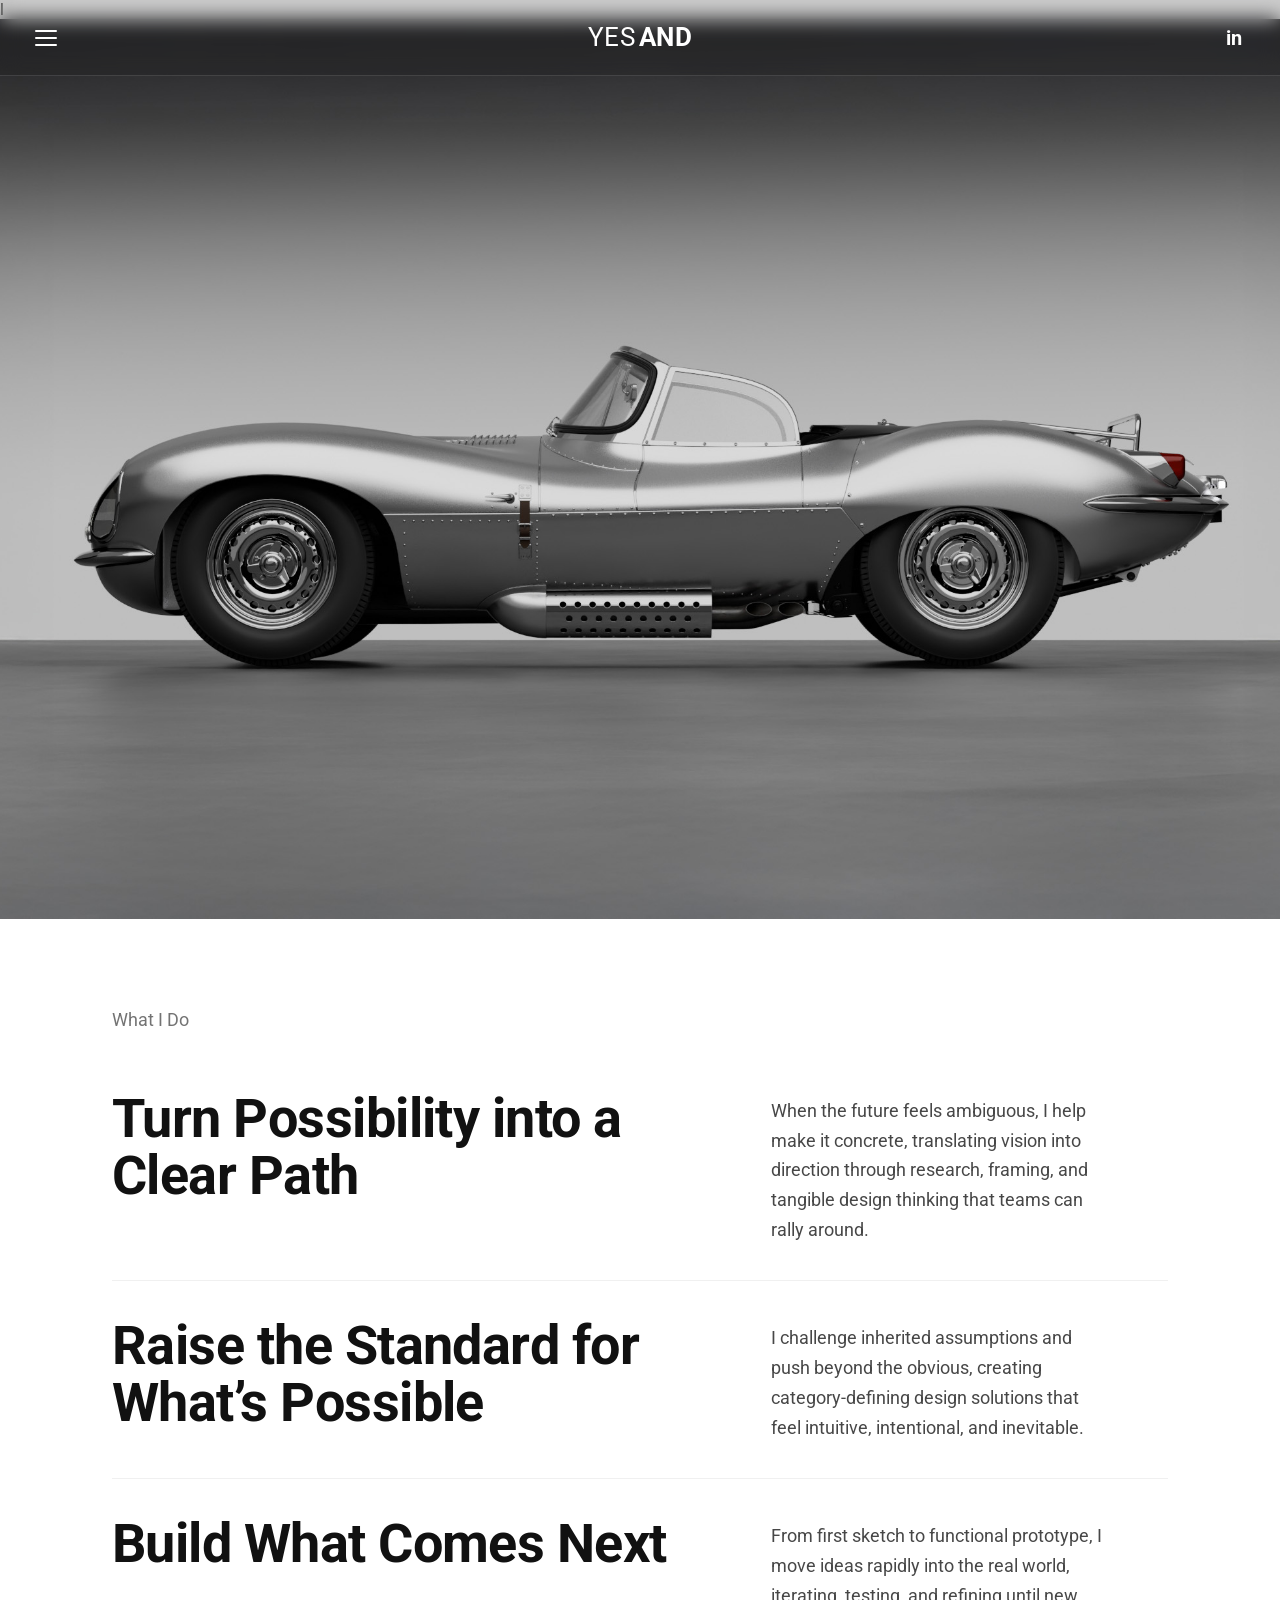
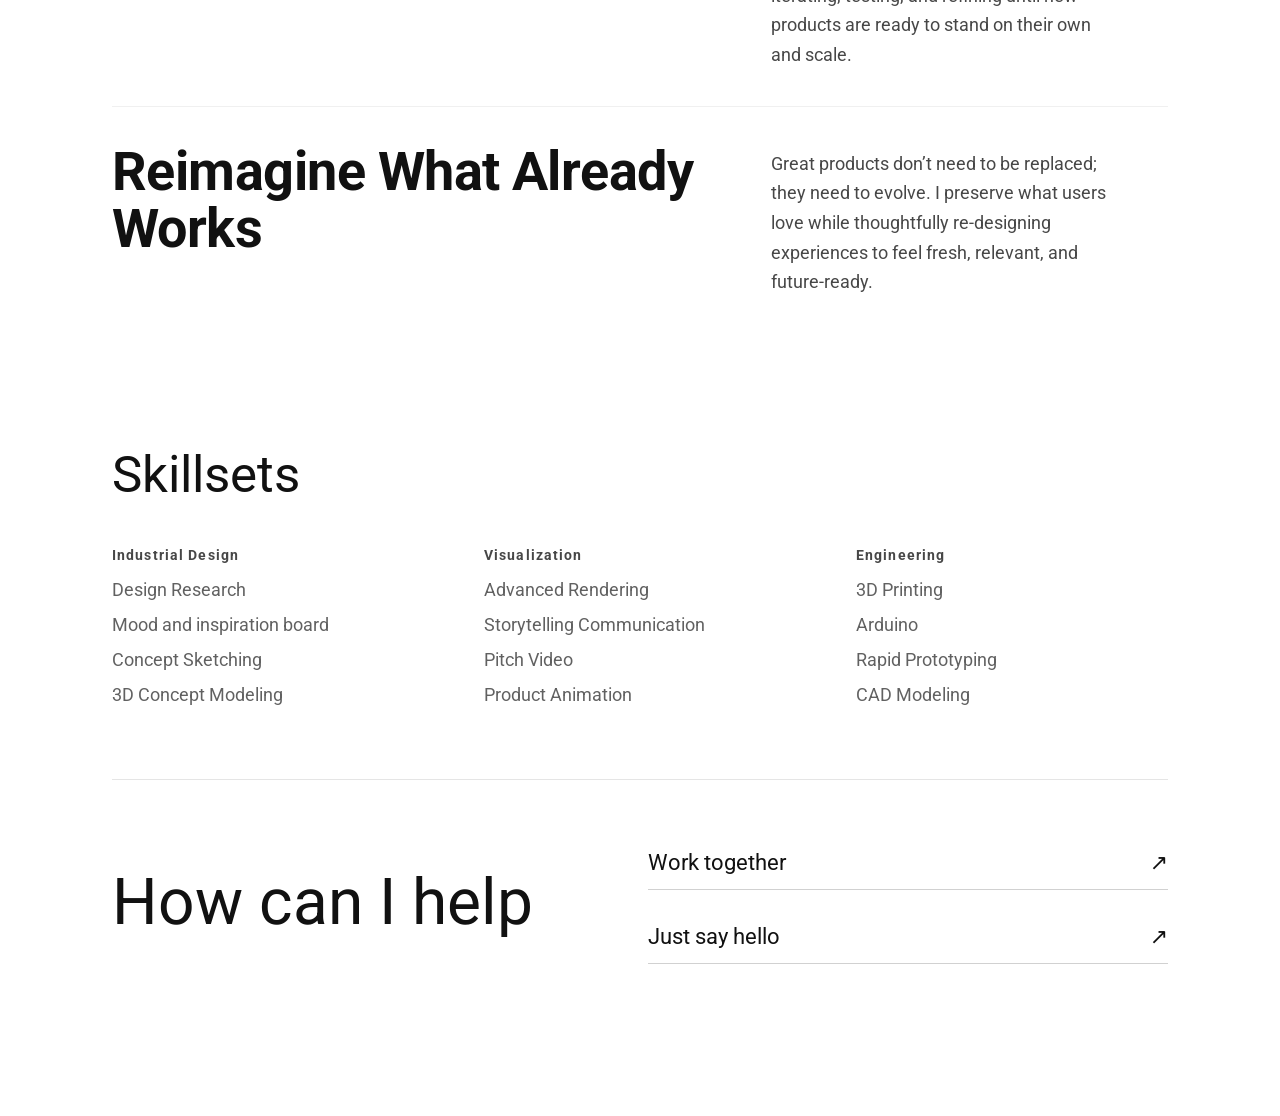
<file: what-i-do.html>
l<!-- what-i-do.html -->
<!doctype html>
<html lang="en">
<head>
  <meta charset="UTF-8" />
  <meta name="viewport" content="width=device-width,initial-scale=1" />
  <title>What I Do — YES AND DESIGN STUDIO</title>
  <!-- SEO -->
<meta name="description" content="Industrial design services including concept development, prototyping, visualization, and engineering by YES AND DESIGN STUDIO.">
<meta name="author" content="YES AND DESIGN STUDIO">
<link rel="canonical" href="https://www.yesanddesign.studio/what-i-do.html">

<!-- Open Graph -->
<meta property="og:title" content="What I Do — YES AND DESIGN STUDIO">
<meta property="og:description" content="From defining future visions to shipping new products, I help ideas move from concept to reality.">
<meta property="og:type" content="website">
<meta property="og:url" content="https://www.yesanddesign.studio/what-i-do.html">
<meta property="og:image" content="https://www.yesanddesign.studio/assets/process.jpg">

<!-- Twitter -->
<meta name="twitter:card" content="summary_large_image">
<meta name="twitter:title" content="What I Do — YES AND DESIGN STUDIO">
<meta name="twitter:description" content="Concept design, prototyping, visualization, and engineering services.">
<meta name="twitter:image" content="https://www.yesanddesign.studio/assets/process.jpg">


  <!-- Roboto -->
  <link rel="preconnect" href="https://fonts.googleapis.com">
  <link rel="preconnect" href="https://fonts.gstatic.com" crossorigin>
  <link href="https://fonts.googleapis.com/css2?family=Roboto:wght@400;700&display=swap" rel="stylesheet">

  <link rel="stylesheet" href="./styles.css" />

  <!-- Page-specific styles (kept here so you don't have to edit styles.css) -->
<style>
  /* Full-bleed hero already matches About page */
  .page-hero { background-position: center; }

  /* WHAT I DO — responsive row layout */
  .what-rows{
    display:flex;
    flex-direction:column;
    gap: 0;
    margin-top: 24px;
  }

  .what-row{
    display:grid;
    grid-template-columns: 1.2fr .8fr;
    gap: 64px;
    padding: 36px 0;
    border-bottom: 1px solid rgba(0,0,0,.06);
    align-items:start;
  }

  .what-row:last-child{
    border-bottom:none;
  }

  .what-item{
    font-size: clamp(34px, 4.2vw, 58px);
    line-height: 1.06;
    font-weight: 700;
    letter-spacing: -.01em;
    margin: 0;
  }

  .what-note{
    font-size:18px;
    line-height:1.65;
    color: rgba(0,0,0,.72);
    margin: 6px 0 0;
    max-width: 34ch;
  }

  .what-kicker{
    font-size:18px;
    color: rgba(0,0,0,.55);
    margin: 0 0 18px;
  }

  /* SKILLSETS — unchanged */
  .skill-grid{
    display:grid;
    grid-template-columns: repeat(3, 1fr);
    gap: 60px;
    margin-top: 18px;
  }

  .skill-col h3{
    font-size:14px;
    letter-spacing:.08em;
    margin:0 0 16px;
    color: rgba(0,0,0,.72);
    font-weight:700;
  }

  .skill-col ul{
    list-style:none;
    padding:0;
    margin:0;
    display:flex;
    flex-direction:column;
    gap: 14px;
  }

  .skill-col li{
    font-size:18px;
    color: rgba(0,0,0,.62);
  }

  /* CTA — unchanged */
  .cta{
    display:grid;
    grid-template-columns: 1fr 1.1fr;
    gap: 64px;
    align-items:center;
    padding: 28px 0;
  }

  .cta__title{
    font-size: clamp(44px, 5vw, 72px);
    line-height:1.02;
    font-weight:400;
    margin:0;
  }

  .cta__links{
    display:flex;
    flex-direction:column;
    gap: 26px;
  }

  .cta__link{
    display:flex;
    align-items:center;
    justify-content:space-between;
    font-size:22px;
    padding: 8px 0 14px;
    border-bottom: 1px solid rgba(0,0,0,.18);
  }

  /* ✅ MOBILE BEHAVIOR */
  @media (max-width: 900px){
    .what-row{
      grid-template-columns: 1fr;
      gap: 14px;
      padding: 28px 0;
    }

    .what-note{
      max-width: 52ch;
    }

    .skill-grid{
      grid-template-columns: 1fr;
      gap: 34px;
    }

    .cta{
      grid-template-columns: 1fr;
      gap: 22px;
    }

    .cta__link{
      font-size:20px;
    }
  }
</style>

</head>

<body data-page="what-i-do">

  <!-- NAV (over hero image) -->
  <header class="nav nav--overlay" id="nav">
    <div class="nav__bar" id="navBar">
      <button class="icon-btn burger" id="menuBtn" aria-label="Open menu" aria-expanded="false" aria-controls="menuOverlay">
        <span class="burger__line"></span>
        <span class="burger__line"></span>
        <span class="burger__line"></span>
      </button>

      <a class="brand" href="./index.html" aria-label="Go to home">
  <span class="brand__first">YES</span><span class="brand__last">AND</span>
</a>

      <a class="icon-btn linkedin" href="https://www.linkedin.com/in/jared-teiger/" target="_blank" rel="noopener" aria-label="LinkedIn">
        in
      </a>
    </div>
  </header>

  <!-- HERO: full viewport height (uses your new image) -->
  <section class="page-hero" style="background-image:url('./assets/process.jpg')">
    <div class="page-hero__scrim" aria-hidden="true"></div>
  </section>

  <main class="page">

<!-- SECTION 1: What I Do -->
<section class="section">
  <p class="what-kicker">What I Do</p>

  <div class="what-rows">

    <div class="what-row">
      <p class="what-item">Turn Possibility into a Clear Path</p>
      <p class="what-note">
        When the future feels ambiguous, I help make it concrete, translating vision into direction through research, 
        framing, and tangible design thinking that teams can rally around.
      </p>
    </div>

    <div class="what-row">
      <p class="what-item">Raise the Standard for What’s Possible</p>
      <p class="what-note">
        I challenge inherited assumptions and push beyond the obvious, 
        creating category-defining design solutions that feel intuitive, intentional, and inevitable.
      </p>
    </div>

    <div class="what-row">
      <p class="what-item">Build What Comes Next</p>
      <p class="what-note">
        From first sketch to functional prototype, I move ideas rapidly into the real world, iterating, testing, 
        and refining until new products are ready to stand on their own and scale.
      </p>
    </div>

    <div class="what-row">
      <p class="what-item">Reimagine What Already Works</p>
      <p class="what-note">
        Great products don’t need to be replaced; they need to evolve. I preserve what users love while thoughtfully
        re-designing experiences to feel fresh, relevant, and future-ready.
      </p>
    </div>

  </div>
</section>



    <!-- SECTION 2: Skillsets -->
    <section class="section">
      <h2 class="h2">Skillsets</h2>

      <div class="skill-grid">
        <div class="skill-col">
          <h3>Industrial Design</h3>
          <ul>
            <li>Design Research</li>
            <li>Mood and inspiration board</li>
            <li>Concept Sketching</li>
            <li>3D Concept Modeling</li>
          </ul>
        </div>

        <div class="skill-col">
          <h3>Visualization</h3>
          <ul>
            <li>Advanced Rendering</li>
            <li>Storytelling Communication</li>
            <li>Pitch Video</li>
            <li>Product Animation</li>
          </ul>
        </div>

        <div class="skill-col">
          <h3>Engineering</h3>
          <ul>
            <li>3D Printing</li>
            <li>Arduino</li>
            <li>Rapid Prototyping</li>
            <li>CAD Modeling</li>
          </ul>
        </div>
      </div>
    </section>

    <!-- SECTION 3: CTA -->
<section class="section section--cta">
  <div class="cta">
    <h2 class="cta__title">How can I help</h2>

    <div class="cta__links">
      <a class="cta__link" href="./contact.html">
  <span>Work together</span>
  <span aria-hidden="true">↗</span>
</a>
      <a class="cta__link" href="./contact.html">
        <span>Just say hello</span>
        <span aria-hidden="true">↗</span>
      </a>

 
    </div>
  </div>
</section>


  </main>

  <!-- MENU OVERLAY (same as home/about) -->
  <section class="menu" id="menuOverlay" aria-hidden="true">
    <div class="menu__inner" role="dialog" aria-modal="true" aria-label="Menu">
      <div class="menu__left">
        <div class="menu__toprow">
          <button class="icon-btn close" id="closeBtn" aria-label="Close menu">
            <span class="close__line"></span>
            <span class="close__line"></span>
          </button>
        </div>

        <nav class="menu__nav" aria-label="Primary">
          <a class="menu__link" href="./about.html" data-preview="./assets/about.jpg">About Me</a>
          <a class="menu__link" href="./what-i-do.html" data-preview="./assets/process.jpg">What I Do</a>
          <a class="menu__link" href="./contact.html" data-preview="./assets/get-in-touch.jpg">Get in Touch</a>

          <div class="menu__section-title">CASE STUDIES</div>

          <a class="pill" href="./project-star-wars.html" data-preview="./assets/star-wars.jpg">
  Star Wars
</a>

<a class="pill" href="./project-fellow.html" data-preview="./assets/fellow.jpg">
  Fellow
</a>

<a class="pill" href="./project-magimates.html" data-preview="./assets/magimates.jpg">
  Magimates
</a>

<a class="pill" href="./project-helloreal.html" data-preview="./assets/helloreal.jpg">
  Helloreal
</a>

<a class="pill" href="./project-nightflare.html" data-preview="./assets/nightflare.jpg">
  Nightflare
</a>

<a class="pill" href="./project-sapele-serenade.html" data-preview="./assets/sapele-serenade.jpg">
  Sapele Serenade
</a>

<a class="pill" href="./project-social-queue.html" data-preview="./assets/social-queue.jpg">
  Social Queue
</a>

        </nav>
      </div>

      <div class="menu__right">
        <div class="preview" id="menuPreview" role="img" aria-label="Project preview"></div>
      </div>
    </div>

    <button class="menu__backdrop" id="backdropBtn" aria-label="Close menu (backdrop)"></button>
  </section>

  <script src="./script.js" defer></script>
</body>
</html>
</file>
<file: styles.css>
/* styles.css */
:root{
  --nav-h: 76px;

  --text: #111;
  --white: #fff;

  --radius: 26px;
  --shadow: 0 22px 60px rgba(0,0,0,.18);
}

*{ box-sizing:border-box; }
html,body{ height:100%; }

body{
  margin:0;
  font-family: "Roboto", system-ui, -apple-system, Segoe UI, Arial, sans-serif;
  color: var(--text);
  background:#fff;
}

a{ color:inherit; text-decoration:none; }
button{ font-family:inherit; }

/* kept for backwards compatibility (not required by the new method) */
.no-scroll{ overflow:hidden; }

/* ================= NAV ================= */
.nav{
  position:fixed;
  top:0; left:0; right:0;
  z-index:120;
}

.nav__bar{
  height: var(--nav-h);
  display:flex;
  align-items:center;
  justify-content:space-between;
  padding: 0 22px;
  gap: 16px;

  background: rgba(25,25,25,.22);
  backdrop-filter: blur(10px);
  -webkit-backdrop-filter: blur(10px);
  border-bottom: 1px solid rgba(255,255,255,.12);
}

.nav--overlay .brand,
.nav--overlay .icon-btn{
  color:#fff;
}

.brand{
  position:absolute;
  left:50%;
  transform:translateX(-50%);
  letter-spacing:.02em;
  font-size: clamp(22px, 2vw, 34px);
  line-height:1;
}

.brand__first{ font-weight:400; }
.brand__last{ font-weight:700; margin-left:.22ch; }

.icon-btn{
  appearance:none;
  border:0;
  background:transparent;
  padding:10px;
  cursor:pointer;
  display:inline-flex;
  align-items:center;
  justify-content:center;
}

/* ================= HAMBURGER → X ================= */
.burger{
  width:48px;
  height:48px;
  position:relative;
}

.burger__line{
  position:absolute;
  left:50%;
  width:22px;
  height:2px;
  background: currentColor;
  border-radius:2px;
  transform:translateX(-50%);
  transition: transform .22s ease, opacity .18s ease, top .22s ease;
}

.burger__line:nth-child(1){ top:16px; }
.burger__line:nth-child(2){ top:23px; }
.burger__line:nth-child(3){ top:30px; }

body.menu-open .burger__line:nth-child(1){
  top:23px;
  transform:translateX(-50%) rotate(45deg);
}
body.menu-open .burger__line:nth-child(2){
  opacity:0;
}
body.menu-open .burger__line:nth-child(3){
  top:23px;
  transform:translateX(-50%) rotate(-45deg);
}

/* LinkedIn */
.linkedin{
  font-weight:700;
  font-size:20px;
  width:48px;
  height:48px;
}

/* Menu open = clean white nav */
body.menu-open .nav__bar{
  background:#fff;
  backdrop-filter:none;
  -webkit-backdrop-filter:none;
  border-bottom: 1px solid rgba(0,0,0,.08);
}
body.menu-open .nav--overlay .brand,
body.menu-open .nav--overlay .icon-btn{
  color:#111;
}

/* ================= HERO / CAROUSEL ================= */
.hero--full{
  height:100vh;
  width:100%;
  position:relative;
}

.carousel{
  height:100%;
  width:100%;
  position:relative;
  overflow:hidden;
  background:#000;
}

.carousel__slide{
  position:absolute;
  inset:0;
  background-size:cover;
  background-position:center;
  opacity:0;
  transform: scale(1.02);
  transition: opacity .7s ease, transform 1.2s ease;
}

.carousel__slide.is-active{
  opacity:1;
  transform: scale(1);
}

.carousel__dots{
  position:absolute;
  left:50%;
  bottom:22px;
  transform:translateX(-50%);
  display:flex;
  gap:10px;
}

.dot{
  width:6px;
  height:6px;
  border-radius:999px;
  background: rgba(255,255,255,.45);
}
.dot.is-active{ background: rgba(255,255,255,.95); }

/* ================= MENU OVERLAY (NEW METHOD) ================= */
.menu{
  position:fixed;
  inset:0;
  z-index:80;
  pointer-events:none;
  opacity:0;
  transition: opacity .25s ease;

  /* ✅ menu itself is the scroll container */
  overflow-y:auto;
  -webkit-overflow-scrolling: touch;
  background:#fff; /* ensures white behind content while scrolling */
}
.menu.is-open{
  pointer-events:auto;
  opacity:1;
}

/* Backdrop still exists for click-to-close, but no longer needs to cover scrolling */
.menu__backdrop{
  position:fixed;
  left:0;
  right:0;
  bottom:0;
  top: var(--nav-h);
  background:transparent; /* menu background is already white */
  border:0;
  z-index:0;
}

.menu__inner{
  position:relative;
  z-index:1;

  display:flex;
  gap:38px;

  /* ✅ allow the content to extend and scroll */
  min-height:100vh;
  padding: calc(var(--nav-h) + 28px) 44px 44px;
}

.menu__left{
  width:min(420px, 40vw);
}

.menu__nav{
  margin-top:20px;
}

.menu__link{
  display:block;
  font-size: clamp(30px, 3.2vw, 54px);
  line-height:1.05;
  padding:6px 0;
  width:fit-content;
}

.menu__link:hover{
  text-decoration:underline;
}

.menu__section-title{
  margin:28px 0 8px;
  font-size:12px;
  letter-spacing:.18em;
  color: rgba(0,0,0,.55);
}

/* Vertical case studies */
.pill{
  display:block;
  margin:10px 0;
  padding:10px 16px;
  border:1px solid rgba(0,0,0,.15);
  border-radius:999px;
  background:#fff;
  font-size:14px;
  font-weight:700;
  width:fit-content;
  transition: background .18s ease;
}

.pill:hover{
  background: rgba(0,0,0,.06);
}

.menu__right{
  flex:1;
}

.preview{
  width: min(980px, 54vw);
  aspect-ratio: 4 / 3;
  border-radius: var(--radius);
  box-shadow: var(--shadow);
  background:#e9e9e9;
  background-size:cover;
  background-position:center;
}

/* ================= ABOUT PAGE / GENERAL PAGES ================= */
.page-hero{
  height:100vh;
  background-size:cover;
  background-position:center;
}

.page{
  max-width:1100px;
  margin:0 auto;
  padding:56px 22px 90px;
}

.section{ padding:34px 0; }

.h1{
  font-size: clamp(42px, 5vw, 64px);
  font-weight:400;
}

.h2{
  font-size: clamp(34px, 4vw, 56px);
  font-weight:400;
}

.lead{
  font-size:18px;
  color: rgba(0,0,0,.62);
}

.body{
  font-size:18px;
  line-height:1.7;
  color: rgba(0,0,0,.72);
}

/* Education — add breathing room */
.edu{
  display:flex;
  flex-direction:column;
  gap: 18px;
  padding-top: 10px;
}
.edu__school{
  font-weight:700;
  margin-bottom: 6px;
}
.edu__degree{
  color: rgba(0,0,0,.72);
  line-height: 1.6;
}

/* Experience */
.xp{
  display:flex;
  flex-direction:column;
  gap:30px;
}

.xp__row{
  display:grid;
  grid-template-columns: minmax(260px,360px) 1fr;
  gap:46px;
}

.xp__role{ font-weight:700; }
.xp__meta{ color: rgba(0,0,0,.62); margin-top:6px; }
.xp__company{ font-weight:700; margin-bottom:10px; }

.section--cta{
  border-top:1px solid rgba(0,0,0,.10);
  margin-top:40px;
}

/* ✅ CTA layout (shared across pages)
   - Title left
   - Links right
   - Vertically centered to the phrase */
.cta{
  display:grid;
  grid-template-columns: 1fr 1.1fr;
  gap: 64px;
  align-items:center;
  padding: 28px 0;
}

.cta__title{
  font-size: clamp(44px, 5vw, 72px);
  line-height:1.02;
  font-weight:400;
  margin:0;
}

.cta__links{
  display:flex;
  flex-direction:column;
  gap: 18px;
}

.cta__link{
  display:flex;
  align-items:center;
  justify-content:space-between;
  font-size:22px;
  padding: 8px 0 14px;
  border-bottom: 1px solid rgba(0,0,0,.10);
}

.cta__arrow{
  font-size:28px;
  line-height:1;
  transform: translateY(-1px);
}

/* ✅ Awards — no bullets, more breathing room */
.awards{
  display:flex;
  flex-direction:column;
  gap: 14px;
  margin-top: 14px;
}
.award-item{
  font-size:18px;
  line-height:1.7;
  color: rgba(0,0,0,.72);
}
.award-item .strong{
  font-weight:700;
  color: rgba(0,0,0,.90);
}

/* ================= RESPONSIVE ================= */
@media (max-width:980px){
  .xp__row{ grid-template-columns:1fr; }
  .preview{ width:100%; }
  .cta{ grid-template-columns: 1fr; gap: 22px; }
  .cta__link{ font-size:20px; }
}

@media (max-width:760px){
  :root{ --nav-h:66px; }

  .menu__inner{
    flex-direction:column;
    padding: calc(var(--nav-h) + 18px) 18px;
  }

  .menu__left,
  .menu__right{
    width:100%;
  }
}

/* ============================
   PROJECT UPDATING PAGE
============================ */

.project-updating {
  min-height: 80vh;
  display: flex;
  align-items: center;
  justify-content: center;
  text-align: center;
  padding: 80px 20px;
}

.project-updating__inner {
  max-width: 600px;
}

.project-updating h1 {
  font-size: 2rem;
  margin-bottom: 20px;
}

.project-updating p {
  font-size: 1rem;
  opacity: 0.7;
  margin-bottom: 40px;
  line-height: 1.6;
}

.project-updating__buttons {
  display: flex;
  gap: 20px;
  justify-content: center;
  flex-wrap: wrap;
}

.btn-primary,
.btn-secondary {
  padding: 12px 24px;
  text-decoration: none;
  font-weight: 600;
  border-radius: 6px;
  transition: all 0.25s ease;
}

.btn-primary {
  background: black;
  color: white;
}

.btn-primary:hover {
  opacity: 0.85;
}

.btn-secondary {
  border: 1px solid black;
  color: black;
}

.btn-secondary:hover {
  background: black;
  color: white;
}
</file>
<file: fellow.css>
/* Fellow uses the same hero, meta bar, split canvases and CTA as
   Helloreal and Scrapper. All additions are scoped to this case study. */
.fellow-page .nav__bar { background: rgba(25,25,25,.72); }
.fellow-page.menu-open .nav__bar { background: #fff; }
.fellow-page .menu:not(.is-open) { visibility: hidden; }
.fellow-page :focus-visible { outline: 3px solid #42788d; outline-offset: 6px; }
.fellow-page .skip-link {
  position: fixed; top: 12px; left: 18px; z-index: 150;
  padding: 14px 20px; background: #fff; color: #111;
  transform: translateY(-160%);
}
.fellow-page .skip-link:focus { transform: translateY(0); }
.fellow-page .proj-hero {
  position: relative; min-height: 680px; min-height: max(680px, 100svh);
  display: flex; align-items: stretch; overflow: hidden; background: #474a49;
}
.fellow-page .proj-hero__image {
  position: absolute; inset: 0; width: 100%; height: 100%;
  object-fit: cover; object-position: 50% 45%;
}
.fellow-page .proj-hero__picture { position: absolute; inset: 0; }
.fellow-page .proj-hero__scrim {
  position: absolute; inset: 0;
  background: linear-gradient(90deg, rgba(0,0,0,.32), transparent 72%),
    linear-gradient(0deg, rgba(0,0,0,.74), rgba(0,0,0,.06) 65%);
}
.fellow-page .proj-hero__inner {
  position: relative; width: 100%; display: flex; flex-direction: column;
  justify-content: flex-end; gap: 24px;
  padding: calc(var(--nav-h) + 52px) 44px 44px;
}
.fellow-page .proj-title {
  margin: 0; max-width: 14ch; font-size: clamp(48px, 7vw, 98px);
  line-height: 1.02; font-weight: 400; letter-spacing: -.02em; color: #fff;
}
.fellow-page .proj-bar {
  display: grid; grid-template-columns: repeat(3, minmax(0, 1fr)); gap: 18px;
  margin: 0; padding: 18px; border-radius: 18px; color: #fff;
  background: rgba(0,0,0,.58); border: 1px solid rgba(255,255,255,.12);
  backdrop-filter: blur(10px); -webkit-backdrop-filter: blur(10px);
}
.fellow-page .proj-bar dt { font-size: 12px; letter-spacing: .12em; color: #d1d1d1; margin-bottom: 6px; }
.fellow-page .proj-bar dd { margin: 0; font-size: 14px; line-height: 1.4; }
.fellow-page .proj-section { padding: 100px 44px; }
.fellow-page .proj-section--intro { padding-top: 120px; padding-bottom: 80px; }
.fellow-page .proj-eyebrow {
  margin: 0 0 18px; font-size: 13px; font-weight: 400;
  line-height: 1.5; letter-spacing: .12em; color: #626262;
}
.fellow-page .proj-intro__body {
  margin: 0; max-width: 48ch; font-size: clamp(22px, 2.4vw, 30px);
  line-height: 1.55; font-weight: 400;
}
.fellow-page .proj-context { margin: 26px 0 0; font-size: 14px; line-height: 1.7; color: #626262; }
.fellow-page .proj-vision { max-width: 980px; margin: 0 auto; }
.fellow-page .proj-vision__body {
  margin: 0; max-width: 46ch; font-size: clamp(25px, 2.8vw, 38px);
  line-height: 1.3; font-weight: 400; letter-spacing: -.01em;
}
.fellow-page .proj-canvas { padding: 34px 44px; }
.fellow-page .offset-inner {
  display: grid; grid-template-columns: minmax(0, 1fr) minmax(0, 1.15fr);
  gap: clamp(28px, 4vw, 64px); align-items: start;
}
.fellow-page .offset-inner--center { align-items: center; }
.fellow-page .offset-inner--sketches { grid-template-columns: minmax(0, 1.25fr) minmax(0, 1fr); }
.fellow-page .offset-inner--study { grid-template-columns: minmax(0, 1.2fr) minmax(0, 1fr); }
.fellow-page .offset-copy { max-width: 46ch; font-size: 16px; line-height: 1.75; color: #444; }
.fellow-page .offset-copy p { margin: 0 0 18px; }
.fellow-page .offset-copy p:last-child { margin-bottom: 0; }
.fellow-page .offset-copy h3 { margin: 0 0 20px; color: #111; font-size: 25px; font-weight: 400; line-height: 1.3; }
.fellow-page .offset-stack { display: grid; gap: 28px; }
.fellow-page figure { min-width: 0; margin: 0; }
.fellow-page figure img { display: block; width: 100%; height: auto; }
.fellow-page figcaption { padding-top: 12px; color: #626262; font-size: 13px; line-height: 1.6; }
.fellow-page .photo-credit { display: block; font-size: 12px; }
.fellow-page .image-grid { display: grid; gap: 26px; grid-template-columns: repeat(3, minmax(0, 1fr)); }
.fellow-page .image-grid--pair { grid-template-columns: repeat(2, minmax(0, 1fr)); }
.fellow-page .image-grid--product img {
  aspect-ratio: 3 / 4; object-fit: contain; padding: 20px; background: #f3f4f2;
}
.fellow-page .image-grid--trials img { aspect-ratio: 4 / 5; object-fit: cover; }
.fellow-page .image-grid--construction img { aspect-ratio: 3 / 4; object-fit: cover; }
.fellow-page .feedback-copy { max-width: 50ch; }
.fellow-page .feedback-list { margin: 24px 0 0; }
.fellow-page .feedback-list > div { padding: 22px 0; border-top: 1px solid #ddd; }
.fellow-page .feedback-list dt { margin: 0 0 8px; color: #111; font-size: 18px; }
.fellow-page .feedback-list dd { margin: 0; }
.fellow-page .project-thanks { padding-top: 20px; border-top: 1px solid #ddd; font-size: 14px; }
.fellow-page .recognition__copy p { margin: 0 0 18px; }
.fellow-page .award-link { display: inline-flex; gap: 20px; padding: 8px 0; border-bottom: 1px solid #777; }
.fellow-page .award-link:hover { border-color: #111; }
.fellow-page .image-grid--models img { aspect-ratio: 1 / 1; object-fit: cover; }
.fellow-page .image-grid--workshop img { aspect-ratio: 4 / 3; object-fit: cover; }
.fellow-page .section-copy {
  margin: 28px 0 0 auto; max-width: 650px; display: grid;
  grid-template-columns: 1fr 1fr; gap: 32px; font-size: 15px; line-height: 1.75; color: #444;
}
.fellow-page .section-copy p { margin: 0; }
.fellow-page .workshop-wide img { height: auto; }
.fellow-page .recognition { margin: 80px 44px 100px; padding: 54px; background: #f3f4f3; }
.fellow-page .recognition__inner { display: grid; grid-template-columns: 1fr 1fr; gap: 40px; align-items: center; }
.fellow-page .recognition__title { margin: 0; font-size: clamp(26px, 3vw, 40px); line-height: 1.2; font-weight: 400; }
.fellow-page .recognition__copy { font-size: 16px; line-height: 1.75; color: #444; max-width: 47ch; margin: 0; }
@media (max-width: 900px) {
  .fellow-page .offset-inner { grid-template-columns: 1fr; gap: 30px; }
  .fellow-page .offset-copy { max-width: 62ch; }
  .fellow-page .image-grid--models { gap: 16px; }
  .fellow-page .workshop-wide img { max-height: none; }
}
@media (max-width: 760px) {
  .fellow-page .proj-hero { min-height: max(720px, 100svh); }
  .fellow-page .proj-hero__image { object-position: 15% 35%; }
  .fellow-page .proj-hero__inner { padding: calc(var(--nav-h) + 34px) 18px 18px; gap: 20px; }
  .fellow-page .proj-title { font-size: clamp(42px, 12vw, 64px); }
  .fellow-page .proj-bar { grid-template-columns: 1fr; gap: 14px; padding: 16px; }
  .fellow-page .proj-section { padding: 72px 18px; }
  .fellow-page .proj-section--intro { padding-top: 80px; padding-bottom: 48px; }
  .fellow-page .proj-intro__body { font-size: 22px; }
  .fellow-page .proj-canvas { padding: 24px 18px; }
  .fellow-page .image-grid { grid-template-columns: 1fr; gap: 28px; }
  .fellow-page .image-grid--models img { aspect-ratio: auto; }
  .fellow-page .section-copy { grid-template-columns: 1fr; gap: 18px; }
  .fellow-page .recognition { margin: 48px 18px 72px; padding: 30px 24px; }
  .fellow-page .recognition__inner { grid-template-columns: 1fr; gap: 24px; }
}

/* Fellow-specific image treatments and process sections. */
.fellow-page .proj-hero__image { object-position: 50% 62%; }
.fellow-page .project-role { max-width: 58ch; margin-top: 30px; padding-top: 22px; border-top: 1px solid #ddd; }
.fellow-page .project-role h3 { margin: 0 0 8px; font-size: 14px; font-weight: 400; }
.fellow-page .project-role p { margin: 0; color: #626262; font-size: 14px; line-height: 1.7; }
.fellow-page .sketch-grid { margin-top: 54px; align-items: center; }
.fellow-page .sketch-grid img { aspect-ratio: 4/3; object-fit: contain; }
.fellow-page .section-tint { background: #f3f4f2; }
.fellow-page .section-heading { max-width: 780px; margin-bottom: 38px; }
.fellow-page .section-heading > p { margin: 0; font-size: clamp(28px,3vw,40px); line-height: 1.25; }
.fellow-page .section-intro { max-width: 62ch; font-size: 16px; line-height: 1.75; color: #444; }
.fellow-page .image-grid--bases img { aspect-ratio: 4/3; object-fit: contain; background: #fff; }
.fellow-page .hand-photo img { max-height: 660px; object-fit: cover; }
.fellow-page .interaction-steps { margin: 46px 0 0; padding: 0; list-style: none; display: grid; grid-template-columns: repeat(3,minmax(0,1fr)); gap: 38px; }
.fellow-page .step-number { display: block; color: #696c63; font-size: 13px; letter-spacing: .1em; padding-top: 20px; border-top: 1px solid #ccc; }
.fellow-page .interaction-steps h3, .fellow-page .next-grid h3 { font-size: 21px; font-weight: 400; line-height: 1.35; margin: 16px 0 12px; }
.fellow-page .interaction-steps p, .fellow-page .next-grid p { font-size: 15px; line-height: 1.75; color: #444; margin: 0; }
.fellow-page .prototype-note { border-top: 1px solid #ccc; padding-top: 20px; font-size: 14px; }
.fellow-page .whisk-section { padding: 32px 44px; scroll-margin-top: var(--nav-h); }
.fellow-page .whisk-row { display: grid; grid-template-columns: minmax(0,1fr) minmax(0,1.15fr); gap: clamp(24px,3.5vw,48px); align-items: center; }
.fellow-page .whisk-row > figure { grid-column: 1; grid-row: 1; }
.fellow-page .whisk-row > .offset-copy { grid-column: 2; grid-row: 1; }
.fellow-page .whisk-row + .whisk-row { margin-top: 20px; padding-top: 20px; border-top: 1px solid #d9dcd6; }
.fellow-page .whisk-photo img { aspect-ratio: 3/2; object-fit: cover; object-position: 50% 35%; }
.fellow-page .whisk-section figcaption { padding-top: 8px; }
.fellow-page .offset-stack img { max-height: 480px; object-fit: cover; }
.fellow-page .image-grid--assembly img { aspect-ratio: 3/4; object-fit: cover; }
.fellow-page .image-grid--engineering { align-items: center; }
.fellow-page .image-grid--engineering img { aspect-ratio: 3/4; object-fit: contain; }
.fellow-page .final-directions { max-width: 1100px; margin: 48px auto 0; }
.fellow-page .section-copy strong { color: #111; font-weight: 400; }
.fellow-page .next-steps { margin: 16px 44px 100px; padding: 54px; background: #f3f4f2; }
.fellow-page .next-grid { display: grid; grid-template-columns: repeat(3,minmax(0,1fr)); gap: 32px; }
.fellow-page .project-reflection { margin: 40px 0 0; padding-top: 26px; border-top: 1px solid #ccc; max-width: 72ch; font-size: 16px; line-height: 1.75; color: #444; }
@media (max-width: 900px) {
  .fellow-page .offset-stack { grid-template-columns: 1fr 1fr; }
  .fellow-page .offset-stack img { aspect-ratio: 4/3; object-fit: contain; max-height: none; }
}
@media (max-width: 760px) {
  .fellow-page .proj-hero__image { object-position: 50% 15%; }
  .fellow-page .whisk-section { padding: 36px 18px; }
  .fellow-page .whisk-row { grid-template-columns: 1fr; gap: 20px; }
  .fellow-page .whisk-row > figure, .fellow-page .whisk-row > .offset-copy { grid-column: auto; grid-row: auto; }
  .fellow-page .sketch-grid { margin-top: 34px; }
  .fellow-page .image-grid--engineering { grid-template-columns: 1fr 1fr; gap: 18px; }
  .fellow-page .interaction-steps, .fellow-page .next-grid { grid-template-columns: 1fr; gap: 30px; }
  .fellow-page .offset-stack { grid-template-columns: 1fr; }
  .fellow-page .offset-stack img { aspect-ratio: auto; max-height: none; }
  .fellow-page .next-steps { margin: 0 18px 72px; padding: 30px 24px; }
}
</file>
<file: case-study-footer.css>
/* Shared by every case study; matches the original Star Wars / Helloreal footer. */
body[data-page="project"] .site-cta {
  padding: 120px 44px;
  border-top: 1px solid rgba(0,0,0,.08);
}
body[data-page="project"] .site-cta__inner {
  max-width: 1280px;
  margin: 0 auto;
  display: grid;
  grid-template-columns: minmax(0,1fr) minmax(0,1fr);
  align-items: center;
  gap: 40px;
}
body[data-page="project"] .site-cta__title {
  margin: 0;
  font-size: clamp(28px,3vw,40px);
  font-weight: 400;
  line-height: normal;
  letter-spacing: normal;
  color: rgba(0,0,0,.95);
}
body[data-page="project"] .site-cta__links {
  display: flex;
  flex-direction: column;
  gap: 22px;
}
body[data-page="project"] .site-cta__link {
  display: flex;
  justify-content: space-between;
  align-items: center;
  gap: 20px;
  font-size: 16px;
  line-height: normal;
  color: rgba(0,0,0,.85);
  text-decoration: none;
  padding: 0 0 8px;
  border-bottom: 1px solid rgba(0,0,0,.15);
  transition: border-color .25s ease, color .25s ease;
}
body[data-page="project"] .site-cta__link:hover {
  border-bottom-color: rgba(0,0,0,.85);
  color: #000;
}
body[data-page="project"] .site-cta__link:focus-visible {
  outline: 2px solid currentColor;
  outline-offset: 5px;
}
body[data-page="project"] .site-cta__arrow { font-size:16px; transform:translateY(-1px); }
@media(max-width:760px) {
  body[data-page="project"] .site-cta { padding:80px 18px; }
  body[data-page="project"] .site-cta__inner { grid-template-columns:minmax(0,1fr); gap:32px; }
}
@media(prefers-reduced-motion:reduce) {
  body[data-page="project"] .site-cta__link { transition:none; }
}
</file>
<file: magimates.css>
/* Scoped to the Magimates case study; shared portfolio pages are unchanged. */
.magimates-page { --mg-ink:#171b18; --mg-muted:#515852; color:var(--mg-ink); }
.magimates-page .nav__bar { background:rgba(248,249,246,.94); border-bottom:1px solid #dce0d8; }
.magimates-page .nav--overlay .brand,.magimates-page .nav--overlay .icon-btn { color:var(--mg-ink); }
.magimates-page main { overflow:clip; }
.magimates-page :where(h1,h2,h3,p,figure,dl,dd) { margin:0; }
.magimates-page :where(h1,h2,h3) { font-weight:400; letter-spacing:-.035em; }
.magimates-page p { font-size:17px; line-height:1.65; }
.magimates-page p+p { margin-top:16px; }
.magimates-page h2 { font-size:clamp(32px,3.5vw,48px); line-height:1.08; }
.magimates-page h3 { font-size:clamp(24px,2.3vw,32px); line-height:1.15; }
.magimates-page figure { min-width:0; }
.magimates-page figure img { display:block; width:100%; height:auto; }
.magimates-page figcaption { font-size:13px; line-height:1.5; color:var(--mg-muted); padding-top:12px; }
.magimates-page a:focus-visible { outline:3px solid #286758; outline-offset:5px; }
.magimates-page [id] { scroll-margin-top:100px; }
.magimates-page .mg-wrap { width:min(1200px,calc(100% - 88px)); margin-inline:auto; }
.magimates-page .mg-kicker { font-size:12px; letter-spacing:.11em; text-transform:uppercase; line-height:1.5; margin-bottom:18px; }
.magimates-page .mg-lead { font-size:clamp(19px,1.9vw,23px); line-height:1.55; }
.magimates-page .mg-note { font-size:12px; line-height:1.5; color:var(--mg-muted); margin-top:18px; }
.magimates-page .mg-skip { position:fixed; top:12px; left:12px; z-index:300; padding:12px; background:white; transform:translateY(-180%); }
.magimates-page .mg-skip:focus { transform:none; }
.magimates-page .mg-hero { background:#eeeeec; padding-top:calc(var(--nav-h) + 50px); }
.magimates-page .mg-hero-heading { display:flex; align-items:end; justify-content:space-between; gap:30px; }
.magimates-page .mg-hero h1 { font-size:clamp(52px,7.6vw,104px); line-height:.98; letter-spacing:-.06em; }
.magimates-page .mg-hero-line { font-size:clamp(19px,2.1vw,28px); line-height:1.25; max-width:350px; padding-bottom:7px; }
.magimates-page .mg-hero-art { height:clamp(300px,38vw,480px); margin:24px auto 0; max-width:1400px; }
.magimates-page .mg-hero-art img { display:block; width:100%; height:100%; object-fit:contain; mix-blend-mode:multiply; }
.magimates-page .mg-meta { display:grid; grid-template-columns:1fr 1fr 1.2fr; gap:24px; padding:26px 0 32px; border-top:1px solid #c5c9c3; }
.magimates-page .mg-meta dt { color:var(--mg-muted); font-size:11px; text-transform:uppercase; letter-spacing:.1em; margin-bottom:8px; }
.magimates-page .mg-meta dd { font-size:15px; line-height:1.5; }
.magimates-page .mg-intro { padding-block:112px 108px; text-align:center; }
.magimates-page .mg-intro .mg-kicker { margin-bottom:24px; }
.magimates-page .mg-intro h2 { font-size:clamp(36px,4.2vw,56px); line-height:1.12; }
.magimates-page .mg-intro .mg-lead { max-width:540px; margin:28px auto 0; font-size:20px; color:var(--mg-muted); }
.magimates-page .mg-credits { display:grid; grid-template-columns:1fr 1fr; gap:60px; margin-top:42px; padding-top:26px; border-top:1px solid #dce0d8; }
.magimates-page .mg-credits h3 { font-size:13px; letter-spacing:0; font-weight:700; margin-bottom:8px; }
.magimates-page .mg-credits p { font-size:15px; color:var(--mg-muted); max-width:500px; }
.magimates-page .mg-chapters { display:grid; grid-template-columns:repeat(4,1fr); border-block:1px solid #dce0d8; }
.magimates-page .mg-chapters a { padding:20px 0; font-size:16px; display:flex; gap:18px; align-items:center; }
.magimates-page .mg-chapters span { color:#637362; font-size:12px; }
.magimates-page .mg-chapters a:hover { color:#286758; }
.magimates-page .mg-chapter { padding-block:68px; }
.magimates-page .mg-section-head { display:grid; grid-template-columns:1fr 1.1fr; gap:60px; align-items:end; margin-bottom:36px; }
.magimates-page .mg-section-head>p { color:var(--mg-muted); max-width:560px; }
.magimates-page .mg-cad-grid,.magimates-page .mg-family-grid { display:grid; grid-template-columns:repeat(4,minmax(0,1fr)); gap:20px; }
.magimates-page .mg-cad-grid img { height:310px; object-fit:contain; background:transparent; }
.magimates-page .mg-process-row { display:grid; grid-template-columns:1.15fr 1fr 1fr; gap:28px; margin-top:48px; align-items:start; }
.magimates-page .mg-process-copy { padding-right:12px; }
.magimates-page .mg-process-copy h3 { margin-bottom:20px; }
.magimates-page .mg-process-copy p { font-size:16px; }
.magimates-page .mg-process-row img { height:390px; object-fit:cover; }
.magimates-page .mg-family-head { display:grid; grid-template-columns:1fr 1.1fr; gap:60px; align-items:end; margin:56px 0 24px; }
.magimates-page .mg-family-head p { color:var(--mg-muted); }
.magimates-page .mg-family-grid { gap:16px; }
.magimates-page .mg-family-grid img { aspect-ratio:1/1; object-fit:contain; }
.magimates-page .mg-family-grid figcaption { border-top:1px solid #dce0d8; display:flex; justify-content:space-between; gap:8px; }
.magimates-page .mg-family-grid strong { color:var(--mg-ink); font-weight:400; font-size:17px; }
.magimates-page .mg-band { background:#f2f4ed; }
.magimates-page .mg-brand-row { display:grid; grid-template-columns:1.1fr 1fr; gap:64px; align-items:center; margin-bottom:32px; }
.magimates-page .mg-brand-mark { padding:32px; background:white; text-align:center; }
.magimates-page .mg-brand-mark img { width:100%; max-width:480px; height:180px; object-fit:contain; }
.magimates-page .mg-brand-mark p { font-size:18px; }
.magimates-page .mg-brand-copy h3 { margin-bottom:18px; }
.magimates-page .mg-brand-copy p { font-size:16px; }
.magimates-page .mg-social-grid { display:grid; grid-template-columns:repeat(3,minmax(0,1fr)); gap:20px; }
.magimates-page .mg-social-grid img { aspect-ratio:4/5; object-fit:cover; }
.magimates-page .mg-pack-feature { display:grid; grid-template-columns:1.3fr 1fr; gap:24px; }
.magimates-page .mg-pack-feature img { height:450px; object-fit:contain; background:#f5f5f2; }
.magimates-page .mg-pack-feature figure:first-child img { background:#adadad; }
.magimates-page .mg-subhead { display:grid; grid-template-columns:1fr 1.1fr; gap:60px; margin-block:42px 24px; align-items:start; }
.magimates-page .mg-subhead p { color:var(--mg-muted); }
.magimates-page .mg-pack-process { display:grid; grid-template-columns:repeat(3,minmax(0,1fr)); gap:20px; }
.magimates-page .mg-pack-process img { aspect-ratio:4/3; object-fit:cover; }
.magimates-page .mg-setup-row { display:grid; grid-template-columns:1fr 1.1fr; gap:60px; margin-top:40px; align-items:center; padding:32px; background:#f5f5f2; }
.magimates-page .mg-setup-row h3 { margin-bottom:18px; }
.magimates-page .mg-setup-row img { height:390px; object-fit:contain; }
.magimates-page .mg-setup-row figcaption { text-align:center; }
.magimates-page .mg-band--blue { background:#edf2f4; }
.magimates-page .mg-launch-row { display:grid; grid-template-columns:1.1fr 1fr 1fr; gap:28px; align-items:start; }
.magimates-page .mg-launch-row h3 { margin-bottom:20px; }
.magimates-page .mg-launch-row p { font-size:16px; }
.magimates-page .mg-launch-row img { height:410px; object-fit:cover; }
.magimates-page .mg-campaign-grid { display:grid; grid-template-columns:1fr 1fr; gap:24px; }
.magimates-page .mg-campaign-grid img { aspect-ratio:1.5; object-fit:cover; }
.magimates-page .mg-business-main { display:grid; grid-template-columns:1.1fr 1fr; gap:60px; align-items:start; }
.magimates-page .mg-business-main h2 { margin-bottom:24px; }
.magimates-page .mg-business-main img { height:480px; object-fit:cover; }
.magimates-page .mg-learning-grid { display:grid; grid-template-columns:repeat(3,minmax(0,1fr)); gap:36px; margin-top:42px; padding-top:28px; border-top:1px solid #dce0d8; }
.magimates-page .mg-learning-grid span { color:#637362; font-size:12px; }
.magimates-page .mg-learning-grid h3 { font-size:22px; margin:14px 0 12px; }
.magimates-page .mg-learning-grid p { font-size:15px; color:var(--mg-muted); }
@media(min-width:1001px) {
  .magimates-page .mg-hero { position:relative; padding-top:var(--nav-h); }
  .magimates-page .mg-hero-heading { position:absolute; z-index:1; top:clamp(210px,17vw,330px); left:59%; width:calc(41% - 44px); display:block; }
  .magimates-page .mg-hero h1 { font-size:clamp(60px,6.2vw,88px); }
  .magimates-page .mg-hero-line { margin-top:24px; font-size:24px; }
  .magimates-page .mg-hero-art { margin:0; max-width:none; height:clamp(480px,47vw,900px); }
  .magimates-page .mg-hero-art img { object-fit:cover; mix-blend-mode:normal; }
  .magimates-page .mg-meta { border-top:0; }
}
@media(max-width:1000px) {
  .magimates-page .mg-wrap { width:calc(100% - 48px); }
  .magimates-page .mg-section-head,.magimates-page .mg-intro,.magimates-page .mg-brand-row,.magimates-page .mg-subhead,.magimates-page .mg-family-head,.magimates-page .mg-business-main { gap:30px; }
  .magimates-page .mg-cad-grid img { height:240px; }
  .magimates-page .mg-process-row,.magimates-page .mg-launch-row { grid-template-columns:1fr 1fr; gap:24px; }
  .magimates-page .mg-process-copy,.magimates-page .mg-launch-row>div { grid-column:1/-1; max-width:760px; }
  .magimates-page .mg-pack-feature img { height:360px; }
  .magimates-page .mg-family-grid figcaption { flex-direction:column; gap:2px; }
  .magimates-page .mg-business-main img { height:460px; }
}
@media(max-width:700px) {
  .magimates-page .mg-wrap { width:calc(100% - 36px); }
  .magimates-page .mg-hero { padding-top:calc(var(--nav-h) + 30px); }
  .magimates-page .mg-hero-heading { display:block; }
  .magimates-page .mg-hero-line { margin-top:20px; }
  .magimates-page .mg-hero-line br { display:none; }
  .magimates-page .mg-hero-art { height:clamp(240px,70vw,300px); margin-top:16px; }
  .magimates-page .mg-hero-art img { height:100%; object-fit:cover; object-position:20% center; mix-blend-mode:normal; }
  .magimates-page .mg-meta { grid-template-columns:1fr; gap:14px; padding-block:22px; }
  .magimates-page .mg-meta>div { display:grid; grid-template-columns:95px 1fr; gap:12px; }
  .magimates-page .mg-meta dt { padding-top:3px; margin:0; font-size:10px; }
  .magimates-page .mg-meta dd { font-size:13px; }
  .magimates-page .mg-intro,.magimates-page .mg-credits,.magimates-page .mg-section-head,.magimates-page .mg-family-head,.magimates-page .mg-brand-row,.magimates-page .mg-pack-feature,.magimates-page .mg-subhead,.magimates-page .mg-setup-row,.magimates-page .mg-business-main { grid-template-columns:1fr; gap:24px; }
  .magimates-page .mg-intro { padding-block:72px; }
  .magimates-page .mg-intro .mg-lead { font-size:18px; margin-top:24px; }
  .magimates-page .mg-chapter { padding-block:44px; }
  .magimates-page .mg-kicker { margin-bottom:14px; }
  .magimates-page .mg-chapters { grid-template-columns:1fr 1fr; }
  .magimates-page .mg-chapters a { padding:16px 0; gap:12px; font-size:14px; }
  .magimates-page .mg-chapters a:nth-child(-n+2) { border-bottom:1px solid #dce0d8; }
  .magimates-page .mg-cad-grid,.magimates-page .mg-family-grid { grid-template-columns:1fr 1fr; gap:20px 14px; }
  .magimates-page .mg-cad-grid img { height:230px; }
  .magimates-page .mg-process-row { gap:24px 14px; margin-top:32px; }
  .magimates-page .mg-process-row img { height:auto; aspect-ratio:3/4; }
  .magimates-page .mg-process-copy { padding:0; }
  .magimates-page .mg-family-head { margin-top:36px; }
  .magimates-page .mg-brand-mark { padding:24px 16px; }
  .magimates-page .mg-brand-mark img { height:140px; }
  .magimates-page .mg-social-grid { gap:24px; grid-template-columns:1fr; }
  .magimates-page .mg-social-grid img { aspect-ratio:auto; max-height:520px; object-fit:contain; }
  .magimates-page .mg-pack-feature img { height:auto; max-height:500px; object-fit:contain; }
  .magimates-page .mg-subhead { margin-top:32px; }
  .magimates-page .mg-pack-process { gap:24px; grid-template-columns:1fr; }
  .magimates-page .mg-pack-process img { aspect-ratio:4/3; }
  .magimates-page .mg-setup-row { padding:24px 18px; margin-top:32px; }
  .magimates-page .mg-setup-row img { height:440px; max-width:100%; }
  .magimates-page .mg-launch-row { gap:24px 14px; }
  .magimates-page .mg-launch-row img { height:auto; aspect-ratio:3/4; }
  .magimates-page .mg-campaign-grid { grid-template-columns:1fr; }
  .magimates-page .mg-business-main img { height:auto; max-height:460px; object-fit:cover; }
  .magimates-page .mg-learning-grid { grid-template-columns:1fr; gap:24px; margin-top:28px; }
  .magimates-page .mg-learning-grid h3 { margin-top:8px; }
}
@media(max-width:380px) {
  .magimates-page .mg-cad-grid img { height:180px; }
  .magimates-page .mg-setup-row img { height:370px; }
  .magimates-page .mg-meta>div { grid-template-columns:82px 1fr; }
  .magimates-page figcaption { font-size:12px; }
}
</file>
<file: nightflare.css>
/* Nightflare uses the same hero, meta bar, split canvases and CTA as
   Helloreal and Scrapper. All additions are scoped to this case study. */
.nightflare-page .nav__bar { background: rgba(25,25,25,.72); }
.nightflare-page.menu-open .nav__bar { background: #fff; }
.nightflare-page .menu:not(.is-open) { visibility: hidden; }
.nightflare-page :focus-visible { outline: 3px solid #42788d; outline-offset: 6px; }
.nightflare-page .skip-link {
  position: fixed; top: 12px; left: 18px; z-index: 150;
  padding: 14px 20px; background: #fff; color: #111;
  transform: translateY(-160%);
}
.nightflare-page .skip-link:focus { transform: translateY(0); }
.nightflare-page .proj-hero {
  position: relative; min-height: 680px; min-height: max(680px, 100svh);
  display: flex; align-items: stretch; overflow: hidden; background: #474a49;
}
.nightflare-page .proj-hero__image {
  position: absolute; inset: 0; width: 100%; height: 100%;
  object-fit: cover; object-position: 50% 45%;
}
.nightflare-page .proj-hero__picture { position: absolute; inset: 0; }
.nightflare-page .proj-hero__scrim {
  position: absolute; inset: 0;
  background: linear-gradient(90deg, rgba(0,0,0,.32), transparent 72%),
    linear-gradient(0deg, rgba(0,0,0,.74), rgba(0,0,0,.06) 65%);
}
.nightflare-page .proj-hero__inner {
  position: relative; width: 100%; display: flex; flex-direction: column;
  justify-content: flex-end; gap: 24px;
  padding: calc(var(--nav-h) + 52px) 44px 44px;
}
.nightflare-page .proj-title {
  margin: 0; max-width: 14ch; font-size: clamp(48px, 7vw, 98px);
  line-height: 1.02; font-weight: 400; letter-spacing: -.02em; color: #fff;
}
.nightflare-page .proj-bar {
  display: grid; grid-template-columns: repeat(3, minmax(0, 1fr)); gap: 18px;
  margin: 0; padding: 18px; border-radius: 18px; color: #fff;
  background: rgba(0,0,0,.58); border: 1px solid rgba(255,255,255,.12);
  backdrop-filter: blur(10px); -webkit-backdrop-filter: blur(10px);
}
.nightflare-page .proj-bar dt { font-size: 12px; letter-spacing: .12em; color: #d1d1d1; margin-bottom: 6px; }
.nightflare-page .proj-bar dd { margin: 0; font-size: 14px; line-height: 1.4; }
.nightflare-page .proj-section { padding: 100px 44px; }
.nightflare-page .proj-section--intro { padding-top: 120px; padding-bottom: 80px; }
.nightflare-page .proj-eyebrow {
  margin: 0 0 18px; font-size: 13px; font-weight: 400;
  line-height: 1.5; letter-spacing: .12em; color: #626262;
}
.nightflare-page .proj-intro__body {
  margin: 0; max-width: 48ch; font-size: clamp(22px, 2.4vw, 30px);
  line-height: 1.55; font-weight: 400;
}
.nightflare-page .proj-context { margin: 26px 0 0; font-size: 14px; line-height: 1.7; color: #626262; }
.nightflare-page .proj-vision { max-width: 980px; margin: 0 auto; }
.nightflare-page .proj-vision__body {
  margin: 0; max-width: 46ch; font-size: clamp(25px, 2.8vw, 38px);
  line-height: 1.3; font-weight: 400; letter-spacing: -.01em;
}
.nightflare-page .proj-canvas { padding: 34px 44px; }
.nightflare-page .offset-inner {
  display: grid; grid-template-columns: minmax(0, 1fr) minmax(0, 1.15fr);
  gap: clamp(28px, 4vw, 64px); align-items: start;
}
.nightflare-page .offset-inner--center { align-items: center; }
.nightflare-page .offset-inner--sketches { grid-template-columns: minmax(0, 1.25fr) minmax(0, 1fr); }
.nightflare-page .offset-inner--study { grid-template-columns: minmax(0, 1.2fr) minmax(0, 1fr); }
.nightflare-page .offset-copy { max-width: 46ch; font-size: 16px; line-height: 1.75; color: #444; }
.nightflare-page .offset-copy p { margin: 0 0 18px; }
.nightflare-page .offset-copy p:last-child { margin-bottom: 0; }
.nightflare-page .offset-copy h3 { margin: 0 0 20px; color: #111; font-size: 25px; font-weight: 400; line-height: 1.3; }
.nightflare-page .offset-stack { display: grid; gap: 28px; }
.nightflare-page figure { min-width: 0; margin: 0; }
.nightflare-page figure img { display: block; width: 100%; height: auto; }
.nightflare-page figcaption { padding-top: 12px; color: #626262; font-size: 13px; line-height: 1.6; }
.nightflare-page .photo-credit { display: block; font-size: 12px; }
.nightflare-page .image-grid { display: grid; gap: 26px; grid-template-columns: repeat(3, minmax(0, 1fr)); }
.nightflare-page .image-grid--pair { grid-template-columns: repeat(2, minmax(0, 1fr)); }
.nightflare-page .image-grid--product img {
  aspect-ratio: 3 / 4; object-fit: contain; padding: 20px; background: #f3f4f2;
}
.nightflare-page .image-grid--trials img { aspect-ratio: 4 / 5; object-fit: cover; }
.nightflare-page .image-grid--construction img { aspect-ratio: 3 / 4; object-fit: cover; }
.nightflare-page .feedback-copy { max-width: 50ch; }
.nightflare-page .feedback-list { margin: 24px 0 0; }
.nightflare-page .feedback-list > div { padding: 22px 0; border-top: 1px solid #ddd; }
.nightflare-page .feedback-list dt { margin: 0 0 8px; color: #111; font-size: 18px; }
.nightflare-page .feedback-list dd { margin: 0; }
.nightflare-page .project-thanks { padding-top: 20px; border-top: 1px solid #ddd; font-size: 14px; }
.nightflare-page .recognition__copy p { margin: 0 0 18px; }
.nightflare-page .award-link { display: inline-flex; gap: 20px; padding: 8px 0; border-bottom: 1px solid #777; }
.nightflare-page .award-link:hover { border-color: #111; }
.nightflare-page .image-grid--models img { aspect-ratio: 1 / 1; object-fit: cover; }
.nightflare-page .image-grid--workshop img { aspect-ratio: 4 / 3; object-fit: cover; }
.nightflare-page .section-copy {
  margin: 28px 0 0 auto; max-width: 650px; display: grid;
  grid-template-columns: 1fr 1fr; gap: 32px; font-size: 15px; line-height: 1.75; color: #444;
}
.nightflare-page .section-copy p { margin: 0; }
.nightflare-page .workshop-wide img { height: auto; }
.nightflare-page .recognition { margin: 80px 44px 100px; padding: 54px; background: #f3f4f3; }
.nightflare-page .recognition__inner { display: grid; grid-template-columns: 1fr 1fr; gap: 40px; align-items: center; }
.nightflare-page .recognition__title { margin: 0; font-size: clamp(26px, 3vw, 40px); line-height: 1.2; font-weight: 400; }
.nightflare-page .recognition__copy { font-size: 16px; line-height: 1.75; color: #444; max-width: 47ch; margin: 0; }
@media (max-width: 900px) {
  .nightflare-page .offset-inner { grid-template-columns: 1fr; gap: 30px; }
  .nightflare-page .offset-copy { max-width: 62ch; }
  .nightflare-page .image-grid--models { gap: 16px; }
  .nightflare-page .workshop-wide img { max-height: none; }
}
@media (max-width: 760px) {
  .nightflare-page .proj-hero { min-height: max(720px, 100svh); }
  .nightflare-page .proj-hero__image { object-position: 15% 35%; }
  .nightflare-page .proj-hero__inner { padding: calc(var(--nav-h) + 34px) 18px 18px; gap: 20px; }
  .nightflare-page .proj-title { font-size: clamp(42px, 12vw, 64px); }
  .nightflare-page .proj-bar { grid-template-columns: 1fr; gap: 14px; padding: 16px; }
  .nightflare-page .proj-section { padding: 72px 18px; }
  .nightflare-page .proj-section--intro { padding-top: 80px; padding-bottom: 48px; }
  .nightflare-page .proj-intro__body { font-size: 22px; }
  .nightflare-page .proj-canvas { padding: 24px 18px; }
  .nightflare-page .image-grid { grid-template-columns: 1fr; gap: 28px; }
  .nightflare-page .image-grid--models img { aspect-ratio: auto; }
  .nightflare-page .section-copy { grid-template-columns: 1fr; gap: 18px; }
  .nightflare-page .recognition { margin: 48px 18px 72px; padding: 30px 24px; }
  .nightflare-page .recognition__inner { grid-template-columns: 1fr; gap: 24px; }
}
</file>
<file: sapele-serenade.css>
/* Sapele Serenade uses the same hero, meta bar, split canvases and CTA as
   Helloreal and Scrapper. All additions are scoped to this case study. */
.sapele-page .nav__bar { background: rgba(25,25,25,.72); }
.sapele-page.menu-open .nav__bar { background: #fff; }
.sapele-page .menu:not(.is-open) { visibility: hidden; }
.sapele-page :focus-visible { outline: 3px solid #42788d; outline-offset: 6px; }
.sapele-page .skip-link {
  position: fixed; top: 12px; left: 18px; z-index: 150;
  padding: 14px 20px; background: #fff; color: #111;
  transform: translateY(-160%);
}
.sapele-page .skip-link:focus { transform: translateY(0); }
.sapele-page .proj-hero {
  position: relative; min-height: 680px; min-height: max(680px, 100svh);
  display: flex; align-items: stretch; overflow: hidden; background: #474a49;
}
.sapele-page .proj-hero__image {
  position: absolute; inset: 0; width: 100%; height: 100%;
  object-fit: cover; object-position: 50% 0%;
}
.sapele-page .proj-hero__picture { position: absolute; inset: 0; }
.sapele-page .proj-hero__scrim {
  position: absolute; inset: 0;
  background: linear-gradient(90deg, rgba(0,0,0,.32), transparent 72%),
    linear-gradient(0deg, rgba(0,0,0,.74), rgba(0,0,0,.06) 65%);
}
.sapele-page .proj-hero__inner {
  position: relative; width: 100%; display: flex; flex-direction: column;
  justify-content: flex-end; gap: 24px;
  padding: calc(var(--nav-h) + 52px) 44px 44px;
}
.sapele-page .proj-title {
  margin: 0; max-width: 14ch; font-size: clamp(48px, 7vw, 98px);
  line-height: 1.02; font-weight: 400; letter-spacing: -.02em; color: #fff;
}
.sapele-page .proj-bar {
  display: grid; grid-template-columns: repeat(3, minmax(0, 1fr)); gap: 18px;
  margin: 0; padding: 18px; border-radius: 18px; color: #fff;
  background: rgba(0,0,0,.58); border: 1px solid rgba(255,255,255,.12);
  backdrop-filter: blur(10px); -webkit-backdrop-filter: blur(10px);
}
.sapele-page .proj-bar dt { font-size: 12px; letter-spacing: .12em; color: #d1d1d1; margin-bottom: 6px; }
.sapele-page .proj-bar dd { margin: 0; font-size: 14px; line-height: 1.4; }
.sapele-page .proj-section { padding: 100px 44px; }
.sapele-page .proj-section--intro { padding-top: 120px; padding-bottom: 80px; }
.sapele-page .proj-eyebrow {
  margin: 0 0 18px; font-size: 13px; font-weight: 400;
  line-height: 1.5; letter-spacing: .12em; color: #626262;
}
.sapele-page .proj-intro__body {
  margin: 0; max-width: 48ch; font-size: clamp(22px, 2.4vw, 30px);
  line-height: 1.55; font-weight: 400;
}
.sapele-page .proj-context { margin: 26px 0 0; font-size: 14px; line-height: 1.7; color: #626262; }
.sapele-page .proj-vision { max-width: 980px; margin: 0 auto; }
.sapele-page .proj-vision__body {
  margin: 0; max-width: 46ch; font-size: clamp(25px, 2.8vw, 38px);
  line-height: 1.3; font-weight: 400; letter-spacing: -.01em;
}
.sapele-page .proj-canvas { padding: 34px 44px; }
.sapele-page .offset-inner {
  display: grid; grid-template-columns: minmax(0, 1fr) minmax(0, 1.15fr);
  gap: clamp(28px, 4vw, 64px); align-items: start;
}
.sapele-page .offset-inner--center { align-items: center; }
.sapele-page .offset-inner--sketches { grid-template-columns: minmax(0, 1.25fr) minmax(0, 1fr); }
.sapele-page .offset-inner--study { grid-template-columns: minmax(0, 1.2fr) minmax(0, 1fr); }
.sapele-page .offset-copy { max-width: 46ch; font-size: 16px; line-height: 1.75; color: #444; }
.sapele-page .offset-copy p { margin: 0 0 18px; }
.sapele-page .offset-copy p:last-child { margin-bottom: 0; }
.sapele-page .offset-copy h3 { margin: 0 0 20px; color: #111; font-size: 25px; font-weight: 400; line-height: 1.3; }
.sapele-page .offset-stack { display: grid; gap: 28px; }
.sapele-page figure { min-width: 0; margin: 0; }
.sapele-page figure img { display: block; width: 100%; height: auto; }
.sapele-page figcaption { padding-top: 12px; color: #626262; font-size: 13px; line-height: 1.6; }
.sapele-page .photo-credit { display: block; font-size: 12px; }
.sapele-page .image-grid { display: grid; gap: 26px; grid-template-columns: repeat(3, minmax(0, 1fr)); }
.sapele-page .image-grid--pair { grid-template-columns: repeat(2, minmax(0, 1fr)); }
.sapele-page .image-grid--models img { aspect-ratio: 1 / 1; object-fit: cover; }
.sapele-page .image-grid--workshop img { aspect-ratio: 4 / 3; object-fit: cover; }
.sapele-page .section-copy {
  margin: 28px 0 0 auto; max-width: 650px; display: grid;
  grid-template-columns: 1fr 1fr; gap: 32px; font-size: 15px; line-height: 1.75; color: #444;
}
.sapele-page .section-copy p { margin: 0; }
.sapele-page .workshop-wide img { height: auto; }
.sapele-page .recognition { margin: 80px 44px 100px; padding: 54px; background: #f3f4f3; }
.sapele-page .recognition__inner { display: grid; grid-template-columns: 1fr 1fr; gap: 40px; align-items: center; }
.sapele-page .recognition__title { margin: 0; font-size: clamp(26px, 3vw, 40px); line-height: 1.2; font-weight: 400; }
.sapele-page .recognition__copy { font-size: 16px; line-height: 1.75; color: #444; max-width: 47ch; margin: 0; }
@media (max-width: 900px) {
  .sapele-page .offset-inner { grid-template-columns: 1fr; gap: 30px; }
  .sapele-page .offset-copy { max-width: 62ch; }
  .sapele-page .image-grid--models { gap: 16px; }
  .sapele-page .workshop-wide img { max-height: none; }
}
@media (max-width: 760px) {
  .sapele-page .proj-hero { min-height: max(720px, 100svh); }
  .sapele-page .proj-hero__image { object-position: 30% 45%; }
  .sapele-page .proj-hero__inner { padding: calc(var(--nav-h) + 34px) 18px 18px; gap: 20px; }
  .sapele-page .proj-title { font-size: clamp(42px, 12vw, 64px); }
  .sapele-page .proj-bar { grid-template-columns: 1fr; gap: 14px; padding: 16px; }
  .sapele-page .proj-section { padding: 72px 18px; }
  .sapele-page .proj-section--intro { padding-top: 80px; padding-bottom: 48px; }
  .sapele-page .proj-intro__body { font-size: 22px; }
  .sapele-page .proj-canvas { padding: 24px 18px; }
  .sapele-page .image-grid { grid-template-columns: 1fr; gap: 28px; }
  .sapele-page .image-grid--models img { aspect-ratio: auto; }
  .sapele-page .section-copy { grid-template-columns: 1fr; gap: 18px; }
  .sapele-page .recognition { margin: 48px 18px 72px; padding: 30px 24px; }
  .sapele-page .recognition__inner { grid-template-columns: 1fr; gap: 24px; }
}
</file>
<file: social-queue.css>
/* Social Queue uses the same hero, meta bar, split canvases and CTA as
   Helloreal and Scrapper. All additions are scoped to this case study. */
.social-queue-page .nav__bar { background: rgba(25,25,25,.72); }
.social-queue-page.menu-open .nav__bar { background: #fff; }
.social-queue-page .menu:not(.is-open) { visibility: hidden; }
.social-queue-page :focus-visible { outline: 3px solid #42788d; outline-offset: 6px; }
.social-queue-page .skip-link {
  position: fixed; top: 12px; left: 18px; z-index: 150;
  padding: 14px 20px; background: #fff; color: #111;
  transform: translateY(-160%);
}
.social-queue-page .skip-link:focus { transform: translateY(0); }
.social-queue-page .proj-hero {
  position: relative; min-height: 680px; min-height: max(680px, 100svh);
  display: flex; align-items: stretch; overflow: hidden; background: #474a49;
}
.social-queue-page .proj-hero__image {
  position: absolute; inset: 0; width: 100%; height: 100%;
  object-fit: cover; object-position: 50% 36%;
}
.social-queue-page .proj-hero__picture { position: absolute; inset: 0; }
.social-queue-page .proj-hero__scrim {
  position: absolute; inset: 0;
  background: linear-gradient(90deg, rgba(0,0,0,.32), transparent 72%),
    linear-gradient(0deg, rgba(0,0,0,.74), rgba(0,0,0,.06) 65%);
}
.social-queue-page .proj-hero__inner {
  position: relative; width: 100%; display: flex; flex-direction: column;
  justify-content: flex-end; gap: 24px;
  padding: calc(var(--nav-h) + 52px) 44px 44px;
}
.social-queue-page .proj-title {
  margin: 0; max-width: 14ch; font-size: clamp(48px, 7vw, 98px);
  line-height: 1.02; font-weight: 400; letter-spacing: -.02em; color: #fff;
}
.social-queue-page .proj-bar {
  display: grid; grid-template-columns: repeat(3, minmax(0, 1fr)); gap: 18px;
  margin: 0; padding: 18px; border-radius: 18px; color: #fff;
  background: rgba(0,0,0,.58); border: 1px solid rgba(255,255,255,.12);
  backdrop-filter: blur(10px); -webkit-backdrop-filter: blur(10px);
}
.social-queue-page .proj-bar dt { font-size: 12px; letter-spacing: .12em; color: #d1d1d1; margin-bottom: 6px; }
.social-queue-page .proj-bar dd { margin: 0; font-size: 14px; line-height: 1.4; }
.social-queue-page .proj-section { padding: 100px 44px; }
.social-queue-page .proj-section--intro { padding-top: 120px; padding-bottom: 80px; }
.social-queue-page .proj-eyebrow {
  margin: 0 0 18px; font-size: 13px; font-weight: 400;
  line-height: 1.5; letter-spacing: .12em; color: #626262;
}
.social-queue-page .proj-intro__body {
  margin: 0; max-width: 48ch; font-size: clamp(22px, 2.4vw, 30px);
  line-height: 1.55; font-weight: 400;
}
.social-queue-page .proj-context { margin: 26px 0 0; font-size: 14px; line-height: 1.7; color: #626262; }
.social-queue-page .proj-vision { max-width: 980px; margin: 0 auto; }
.social-queue-page .proj-vision__body {
  margin: 0; max-width: 46ch; font-size: clamp(25px, 2.8vw, 38px);
  line-height: 1.3; font-weight: 400; letter-spacing: -.01em;
}
.social-queue-page .proj-canvas { padding: 34px 44px; }
.social-queue-page .offset-inner {
  display: grid; grid-template-columns: minmax(0, 1fr) minmax(0, 1.15fr);
  gap: clamp(28px, 4vw, 64px); align-items: start;
}
.social-queue-page .offset-inner--center { align-items: center; }
.social-queue-page .offset-inner--sketches { grid-template-columns: minmax(0, 1.25fr) minmax(0, 1fr); }
.social-queue-page .offset-inner--study { grid-template-columns: minmax(0, 1.2fr) minmax(0, 1fr); }
.social-queue-page .offset-copy { max-width: 46ch; font-size: 16px; line-height: 1.75; color: #444; }
.social-queue-page .offset-copy p { margin: 0 0 18px; }
.social-queue-page .offset-copy p:last-child { margin-bottom: 0; }
.social-queue-page .offset-copy h3 { margin: 0 0 20px; color: #111; font-size: 25px; font-weight: 400; line-height: 1.3; }
.social-queue-page .offset-stack { display: grid; gap: 28px; }
.social-queue-page figure { min-width: 0; margin: 0; }
.social-queue-page figure img { display: block; width: 100%; height: auto; }
.social-queue-page figcaption { padding-top: 12px; color: #626262; font-size: 13px; line-height: 1.6; }
.social-queue-page .photo-credit { display: block; font-size: 12px; }
.social-queue-page .image-grid { display: grid; gap: 26px; grid-template-columns: repeat(3, minmax(0, 1fr)); }
.social-queue-page .image-grid--pair { grid-template-columns: repeat(2, minmax(0, 1fr)); }
.social-queue-page .image-grid--product img {
  aspect-ratio: 3 / 4; object-fit: contain; padding: 20px; background: #f3f4f2;
}
.social-queue-page .image-grid--trials img { aspect-ratio: 4 / 5; object-fit: cover; }
.social-queue-page .image-grid--construction img { aspect-ratio: 3 / 4; object-fit: cover; }
.social-queue-page .feedback-copy { max-width: 50ch; }
.social-queue-page .feedback-list { margin: 24px 0 0; }
.social-queue-page .feedback-list > div { padding: 22px 0; border-top: 1px solid #ddd; }
.social-queue-page .feedback-list dt { margin: 0 0 8px; color: #111; font-size: 18px; }
.social-queue-page .feedback-list dd { margin: 0; }
.social-queue-page .project-thanks { padding-top: 20px; border-top: 1px solid #ddd; font-size: 14px; }
.social-queue-page .recognition__copy p { margin: 0 0 18px; }
.social-queue-page .award-link { display: inline-flex; gap: 20px; padding: 8px 0; border-bottom: 1px solid #777; }
.social-queue-page .award-link:hover { border-color: #111; }
.social-queue-page .image-grid--models img { aspect-ratio: 1 / 1; object-fit: cover; }
.social-queue-page .image-grid--workshop img { aspect-ratio: 4 / 3; object-fit: cover; }
.social-queue-page .section-copy {
  margin: 28px 0 0 auto; max-width: 650px; display: grid;
  grid-template-columns: 1fr 1fr; gap: 32px; font-size: 15px; line-height: 1.75; color: #444;
}
.social-queue-page .section-copy p { margin: 0; }
.social-queue-page .workshop-wide img { height: auto; }
.social-queue-page .recognition { margin: 80px 44px 100px; padding: 54px; background: #f3f4f3; }
.social-queue-page .recognition__inner { display: grid; grid-template-columns: 1fr 1fr; gap: 40px; align-items: center; }
.social-queue-page .recognition__title { margin: 0; font-size: clamp(26px, 3vw, 40px); line-height: 1.2; font-weight: 400; }
.social-queue-page .recognition__copy { font-size: 16px; line-height: 1.75; color: #444; max-width: 47ch; margin: 0; }
.social-queue-page .image-grid--concepts img { aspect-ratio: 4 / 3; object-fit: contain; background: #f5f5f3; }
.social-queue-page .image-grid--construction img { aspect-ratio: 4 / 3; object-fit: cover; }
.social-queue-page .image-grid--details img { aspect-ratio: 3 / 4; object-fit: cover; }
.social-queue-page .image-grid--modes img { aspect-ratio: 4 / 5; object-fit: cover; }
.social-queue-page .image-grid--people img { aspect-ratio: 1 / 1; object-fit: cover; }
.social-queue-page figcaption strong { display: block; color: #111; font-size: 19px; line-height: 1.4; font-weight: 400; margin: 6px 0 10px; }
.social-queue-page .image-grid--concepts figcaption,
.social-queue-page .image-grid--modes figcaption { max-width: 40ch; font-size: 15px; line-height: 1.7; }
.social-queue-page .findings-grid { display: grid; grid-template-columns: repeat(3, minmax(0, 1fr)); gap: 44px; padding-top: 18px; }
.social-queue-page .finding-number { display: block; color: #777; font-size: 14px; padding-top: 22px; border-top: 1px solid #ddd; }
.social-queue-page .findings-grid h3 { font-size: 24px; font-weight: 400; line-height: 1.3; margin: 22px 0 18px; }
.social-queue-page .findings-grid p { color: #444; font-size: 16px; line-height: 1.75; margin: 0; }
.social-queue-page .study-reflection { margin: 0 44px; padding: 54px; background: #f3f4f3; }
.social-queue-page .reflection-inner { display: grid; grid-template-columns: 1fr 1fr; gap: 48px; align-items: center; }
.social-queue-page .reflection-title { margin: 0; font-size: clamp(28px,3vw,40px); line-height: 1.2; }
.social-queue-page .project-credits > p:not(.proj-context) { font-size: 20px; line-height: 1.6; }
.social-queue-page .project-role { display: grid; grid-template-columns: 160px minmax(0, 58ch); gap: 28px; margin-top: 42px; padding-top: 26px; border-top: 1px solid #ddd; }
.social-queue-page .project-role h3 { margin: 0; font-size: 15px; line-height: 1.75; font-weight: 400; }
.social-queue-page .project-role p { margin: 0; font-size: 15px; line-height: 1.75; color: #444; }
@media (max-width: 900px) {
  .social-queue-page .offset-inner { grid-template-columns: 1fr; gap: 30px; }
  .social-queue-page .offset-copy { max-width: 62ch; }
  .social-queue-page .image-grid--models { gap: 16px; }
  .social-queue-page .workshop-wide img { max-height: none; }
  .social-queue-page .reflection-inner { grid-template-columns: 1fr; gap: 30px; }
}
@media (max-width: 760px) {
  .social-queue-page .proj-hero { min-height: max(720px, 100svh); }
  .social-queue-page .proj-hero__image { object-position: 50% 22%; }
  .social-queue-page .proj-hero__inner { padding: calc(var(--nav-h) + 34px) 18px 18px; gap: 20px; }
  .social-queue-page .proj-title { font-size: clamp(42px, 12vw, 64px); }
  .social-queue-page .proj-bar { grid-template-columns: 1fr; gap: 14px; padding: 16px; }
  .social-queue-page .proj-section { padding: 72px 18px; }
  .social-queue-page .proj-section--intro { padding-top: 80px; padding-bottom: 48px; }
  .social-queue-page .proj-intro__body { font-size: 22px; }
  .social-queue-page .proj-canvas { padding: 24px 18px; }
  .social-queue-page .image-grid { grid-template-columns: 1fr; gap: 28px; }
  .social-queue-page .image-grid--models img { aspect-ratio: auto; }
  .social-queue-page .section-copy { grid-template-columns: 1fr; gap: 18px; }
  .social-queue-page .recognition { margin: 48px 18px 72px; padding: 30px 24px; }
  .social-queue-page .recognition__inner { grid-template-columns: 1fr; gap: 24px; }
  .social-queue-page .findings-grid { grid-template-columns: 1fr; gap: 36px; }
  .social-queue-page .study-reflection { margin: 0 18px; padding: 30px 24px; }
  .social-queue-page .project-role { grid-template-columns: 1fr; gap: 12px; }
}
</file>
